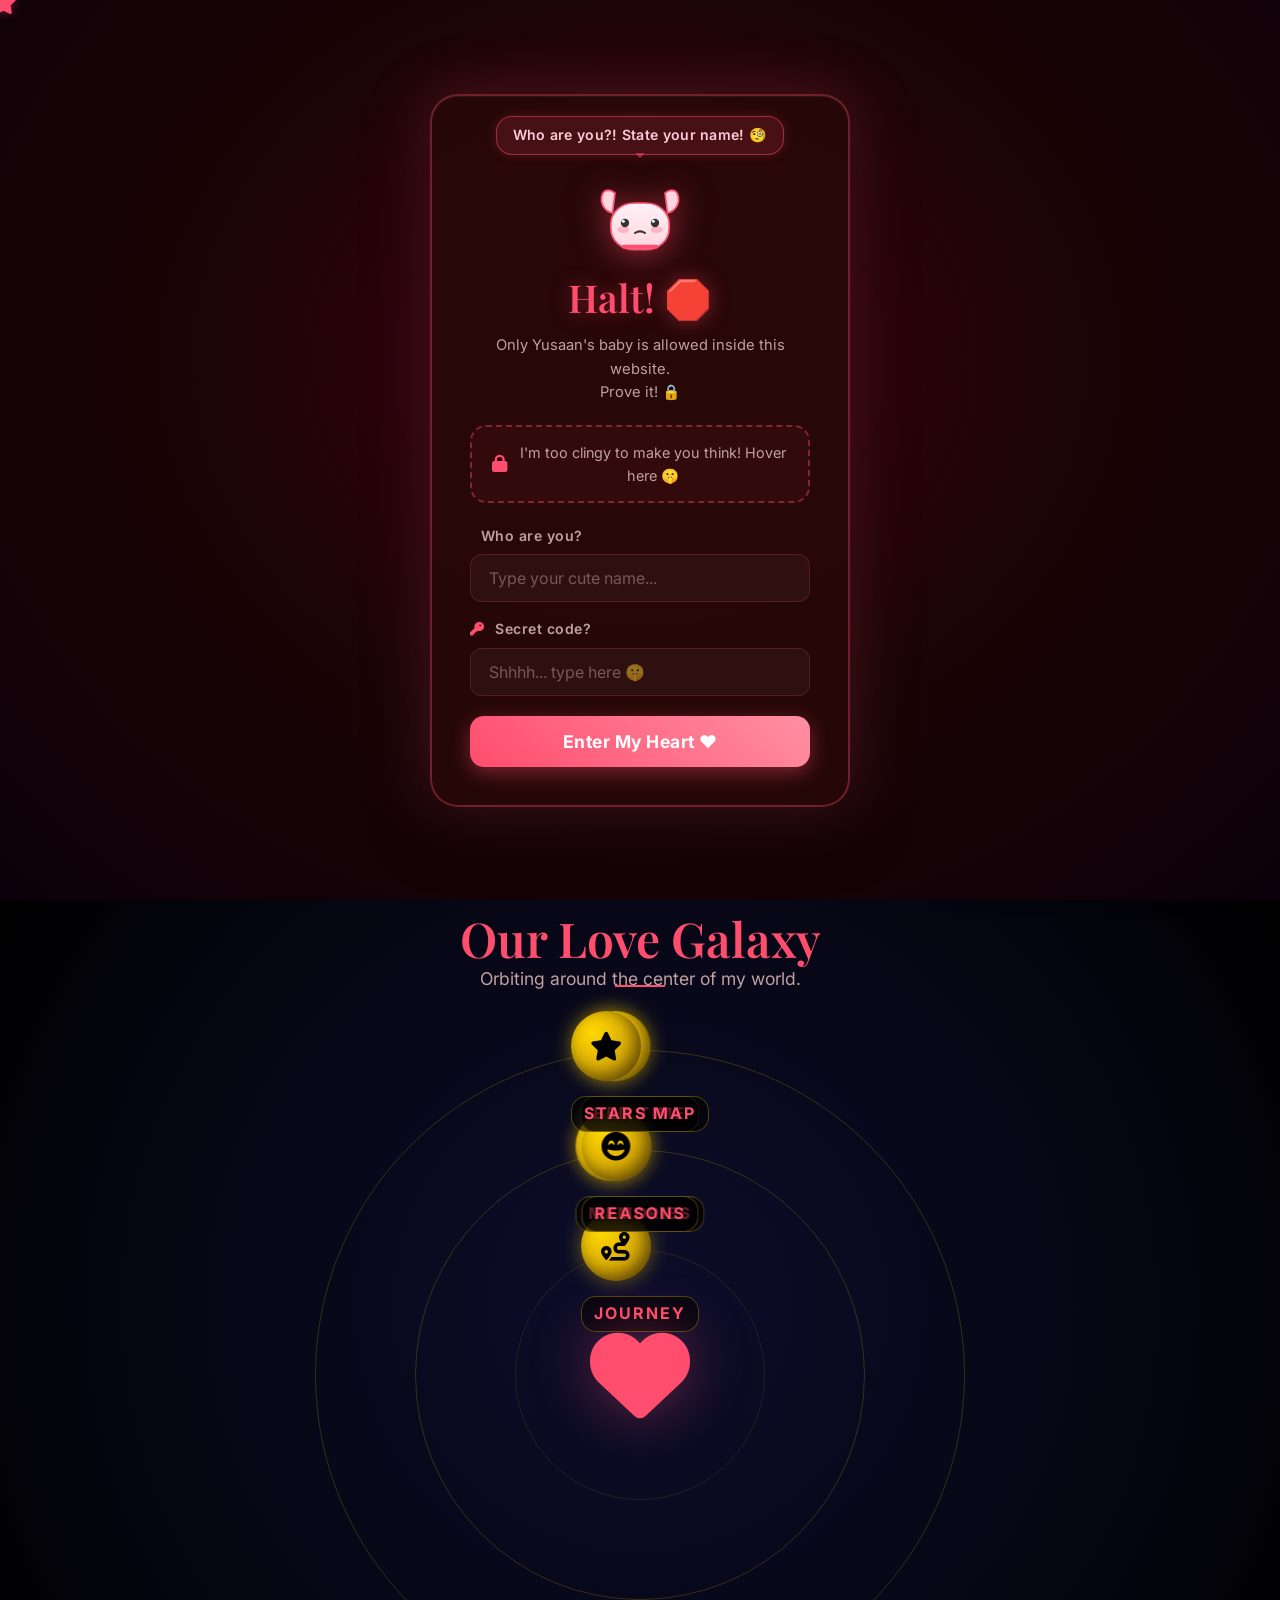
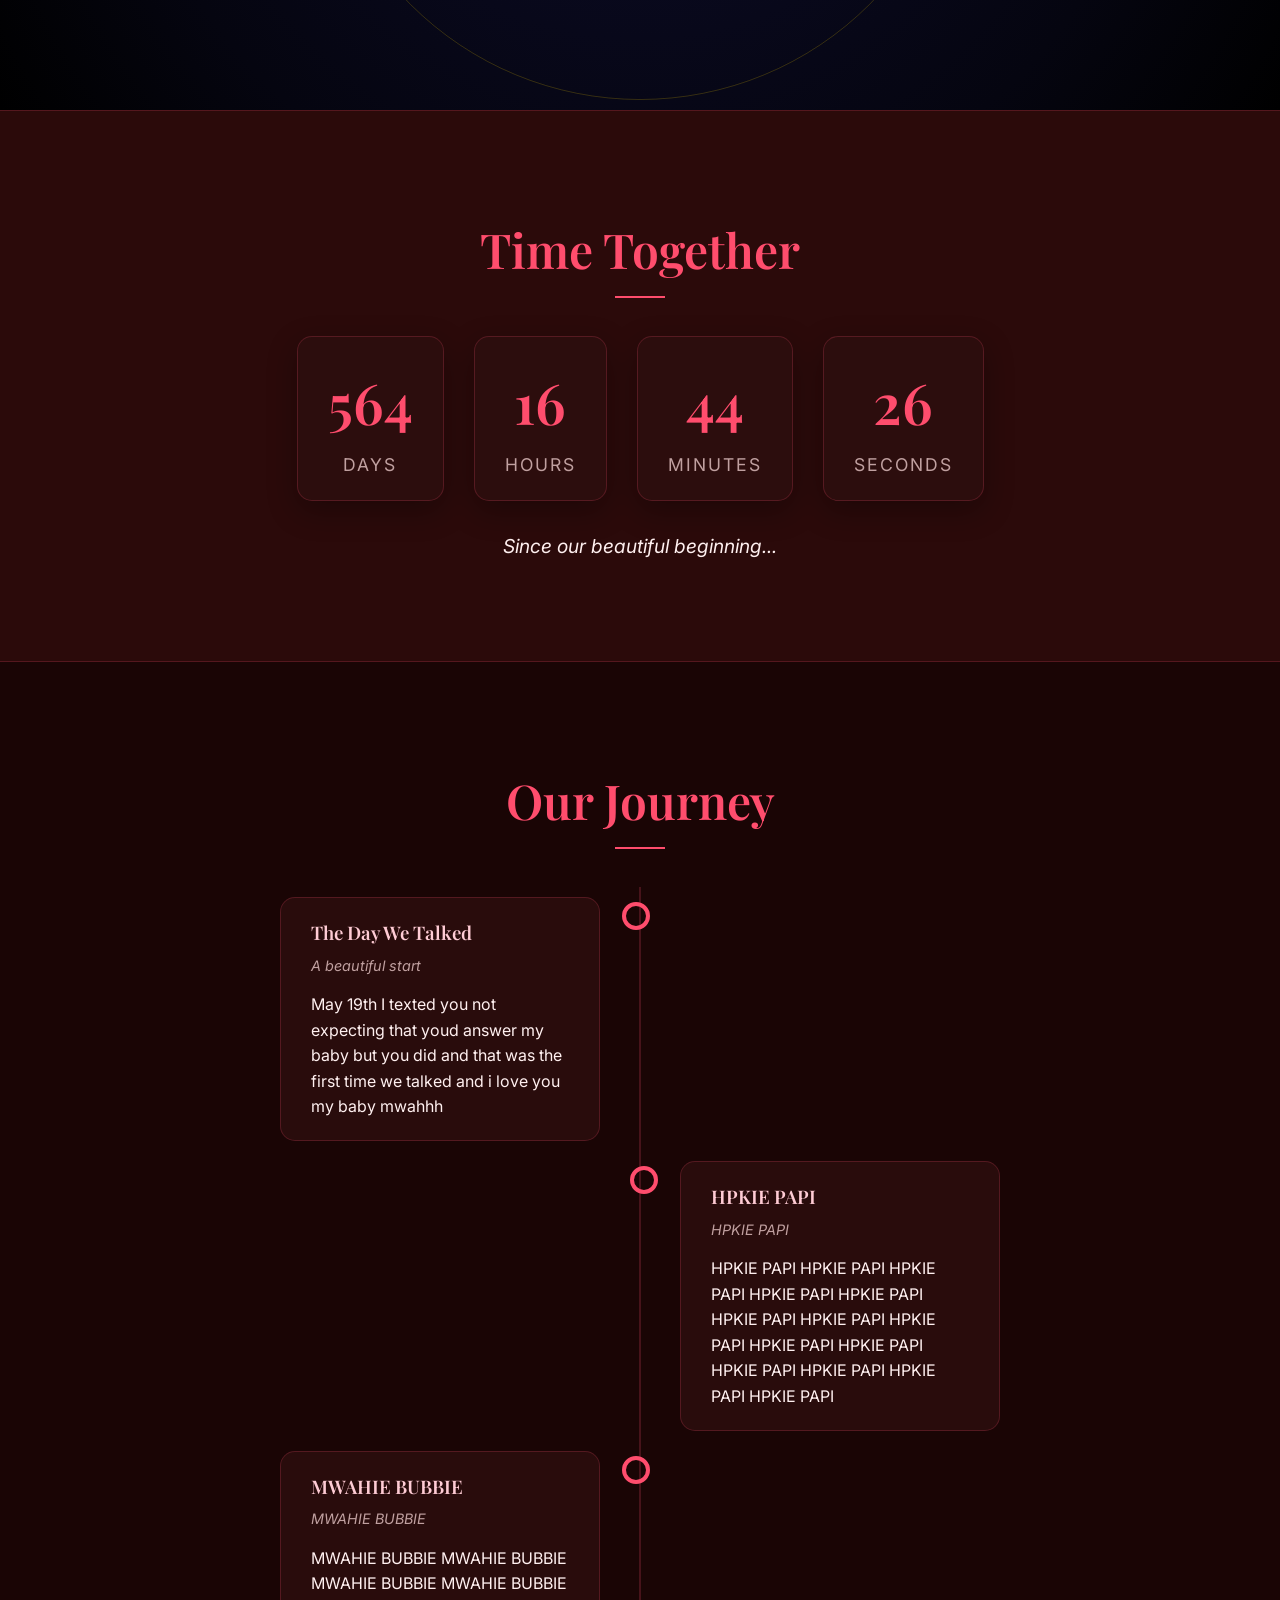
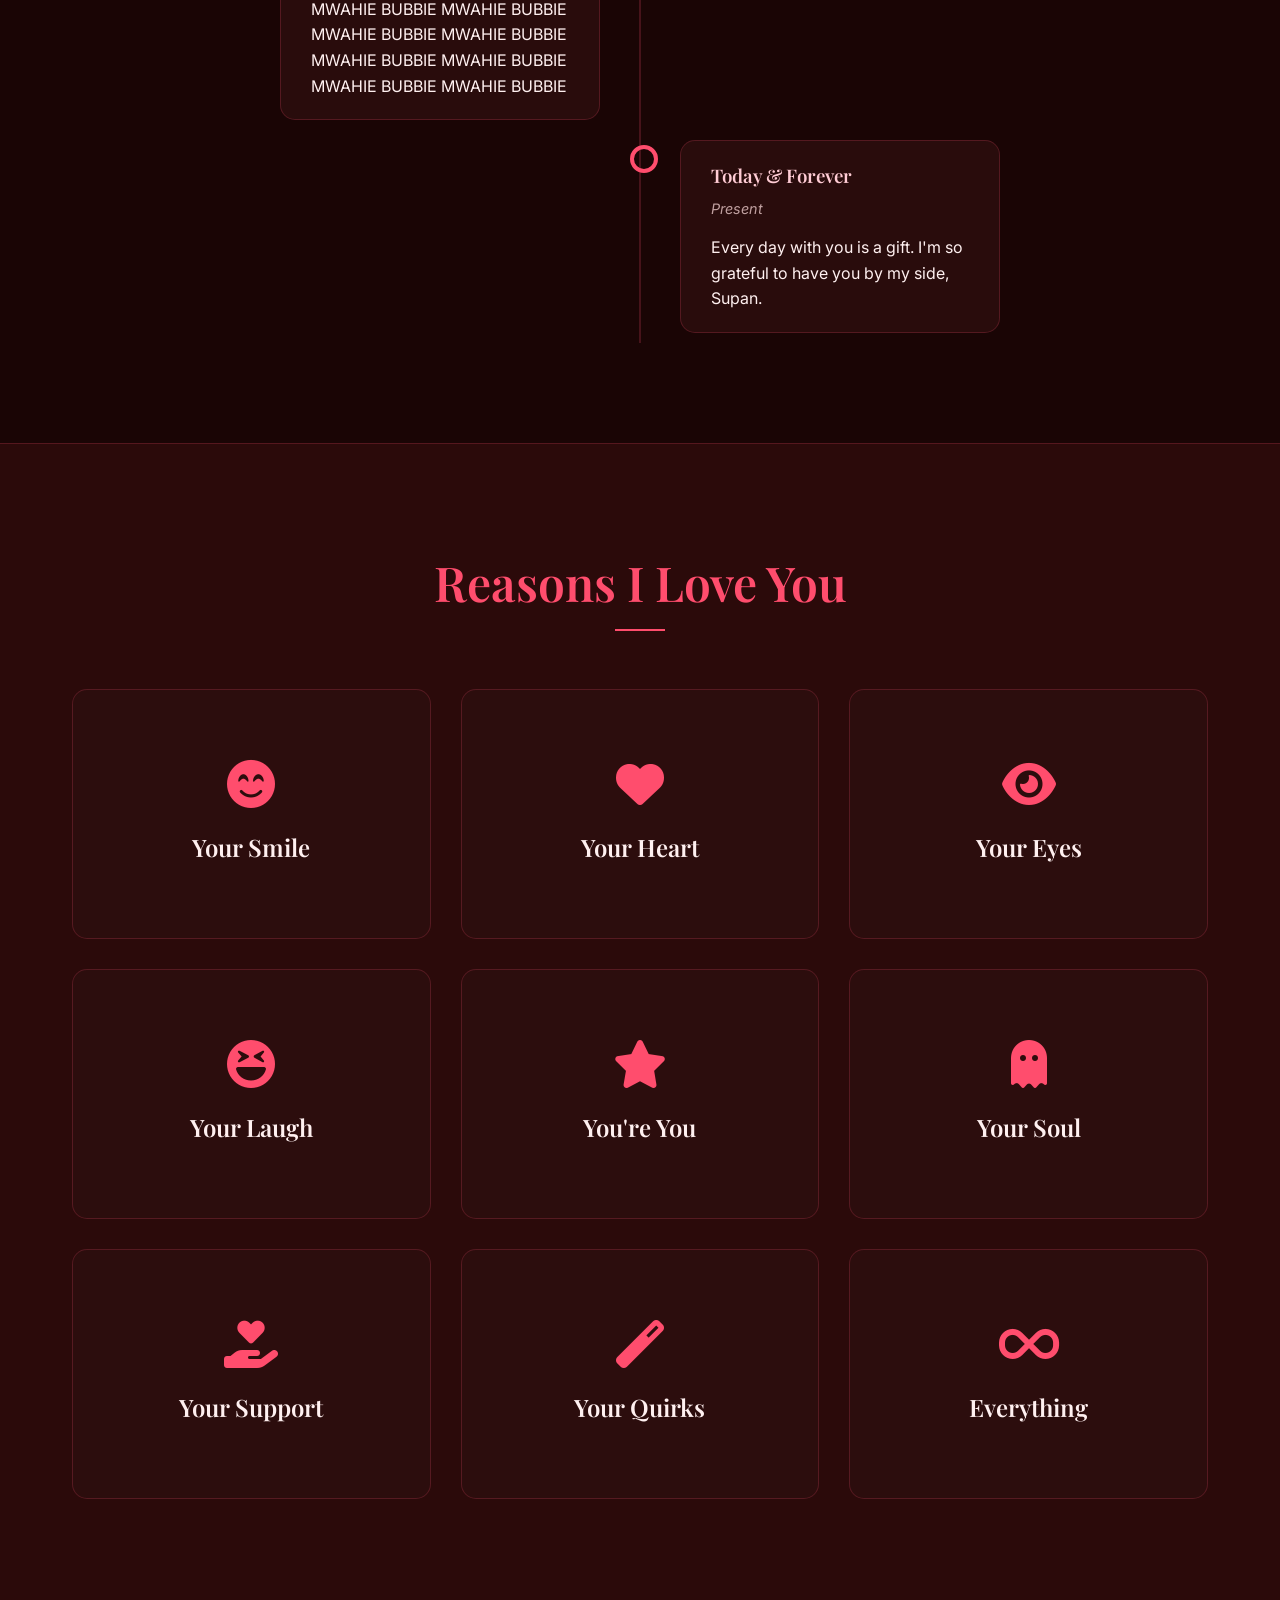
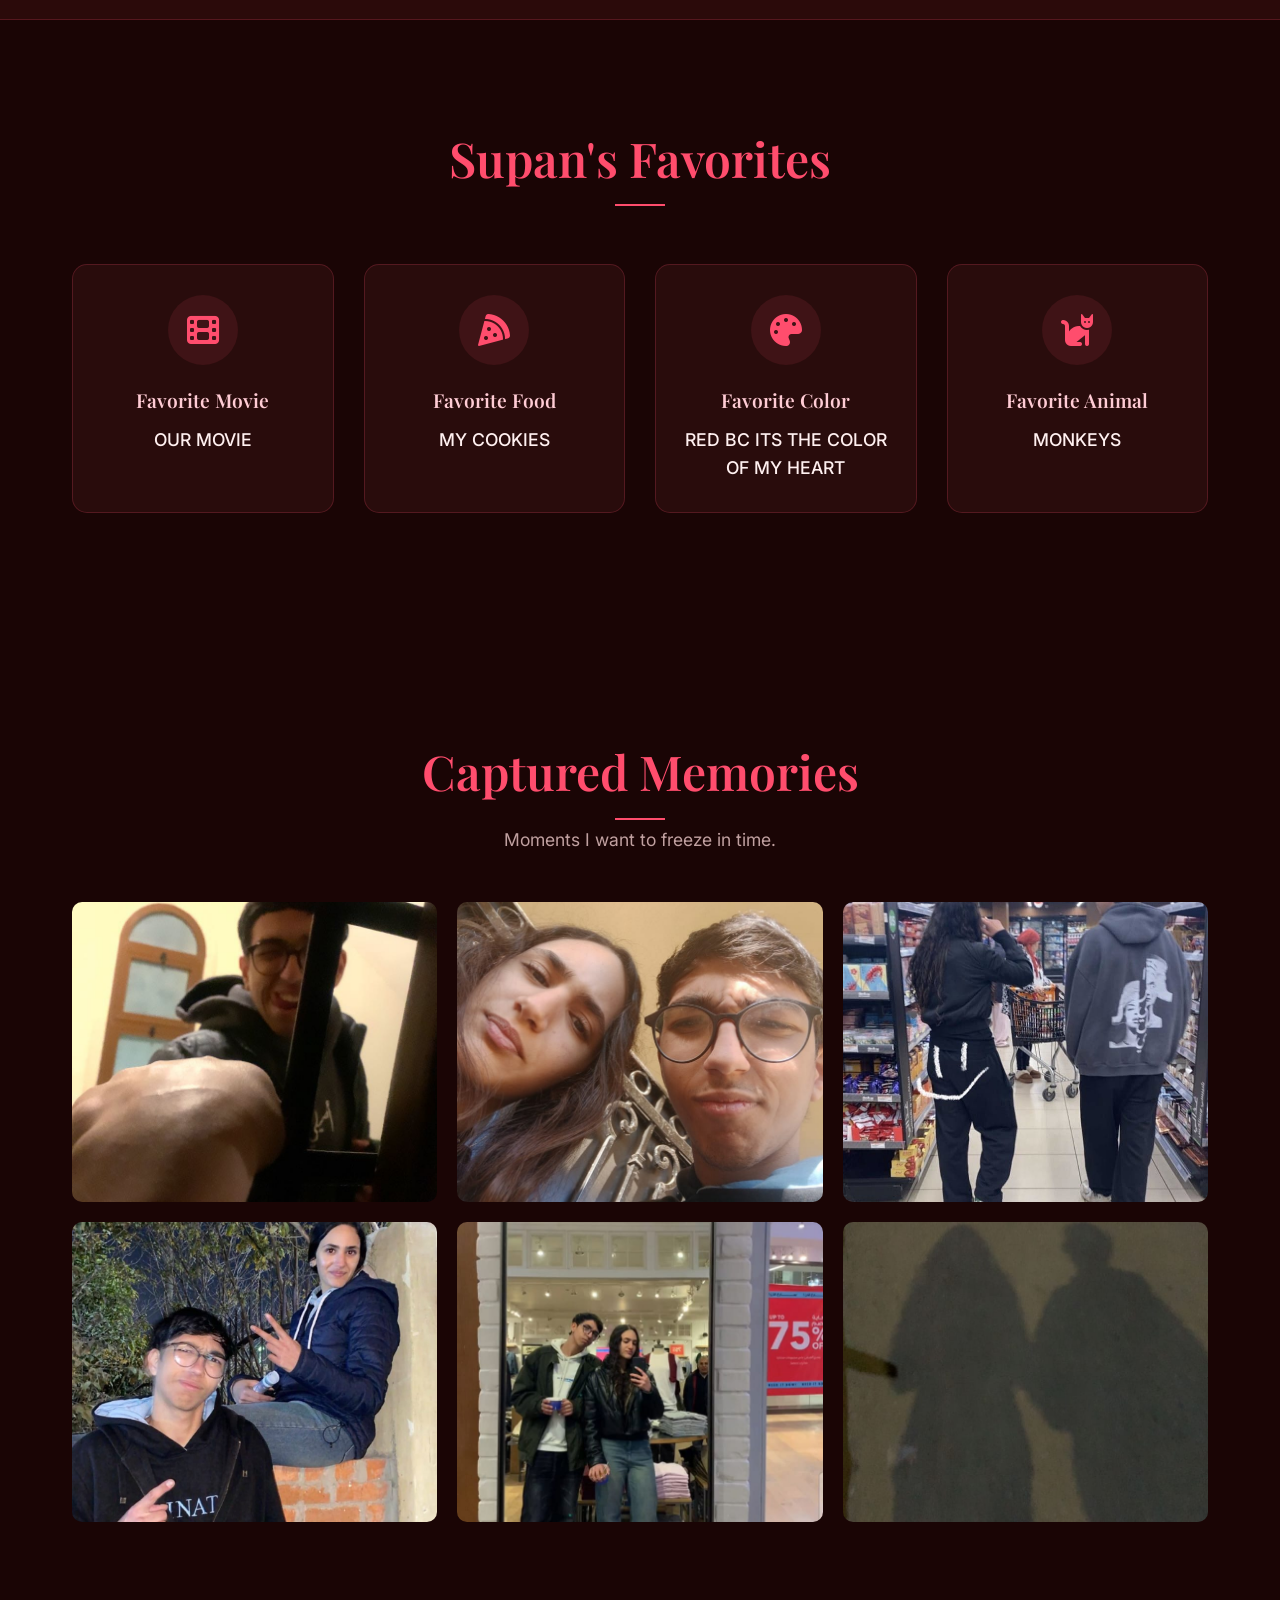
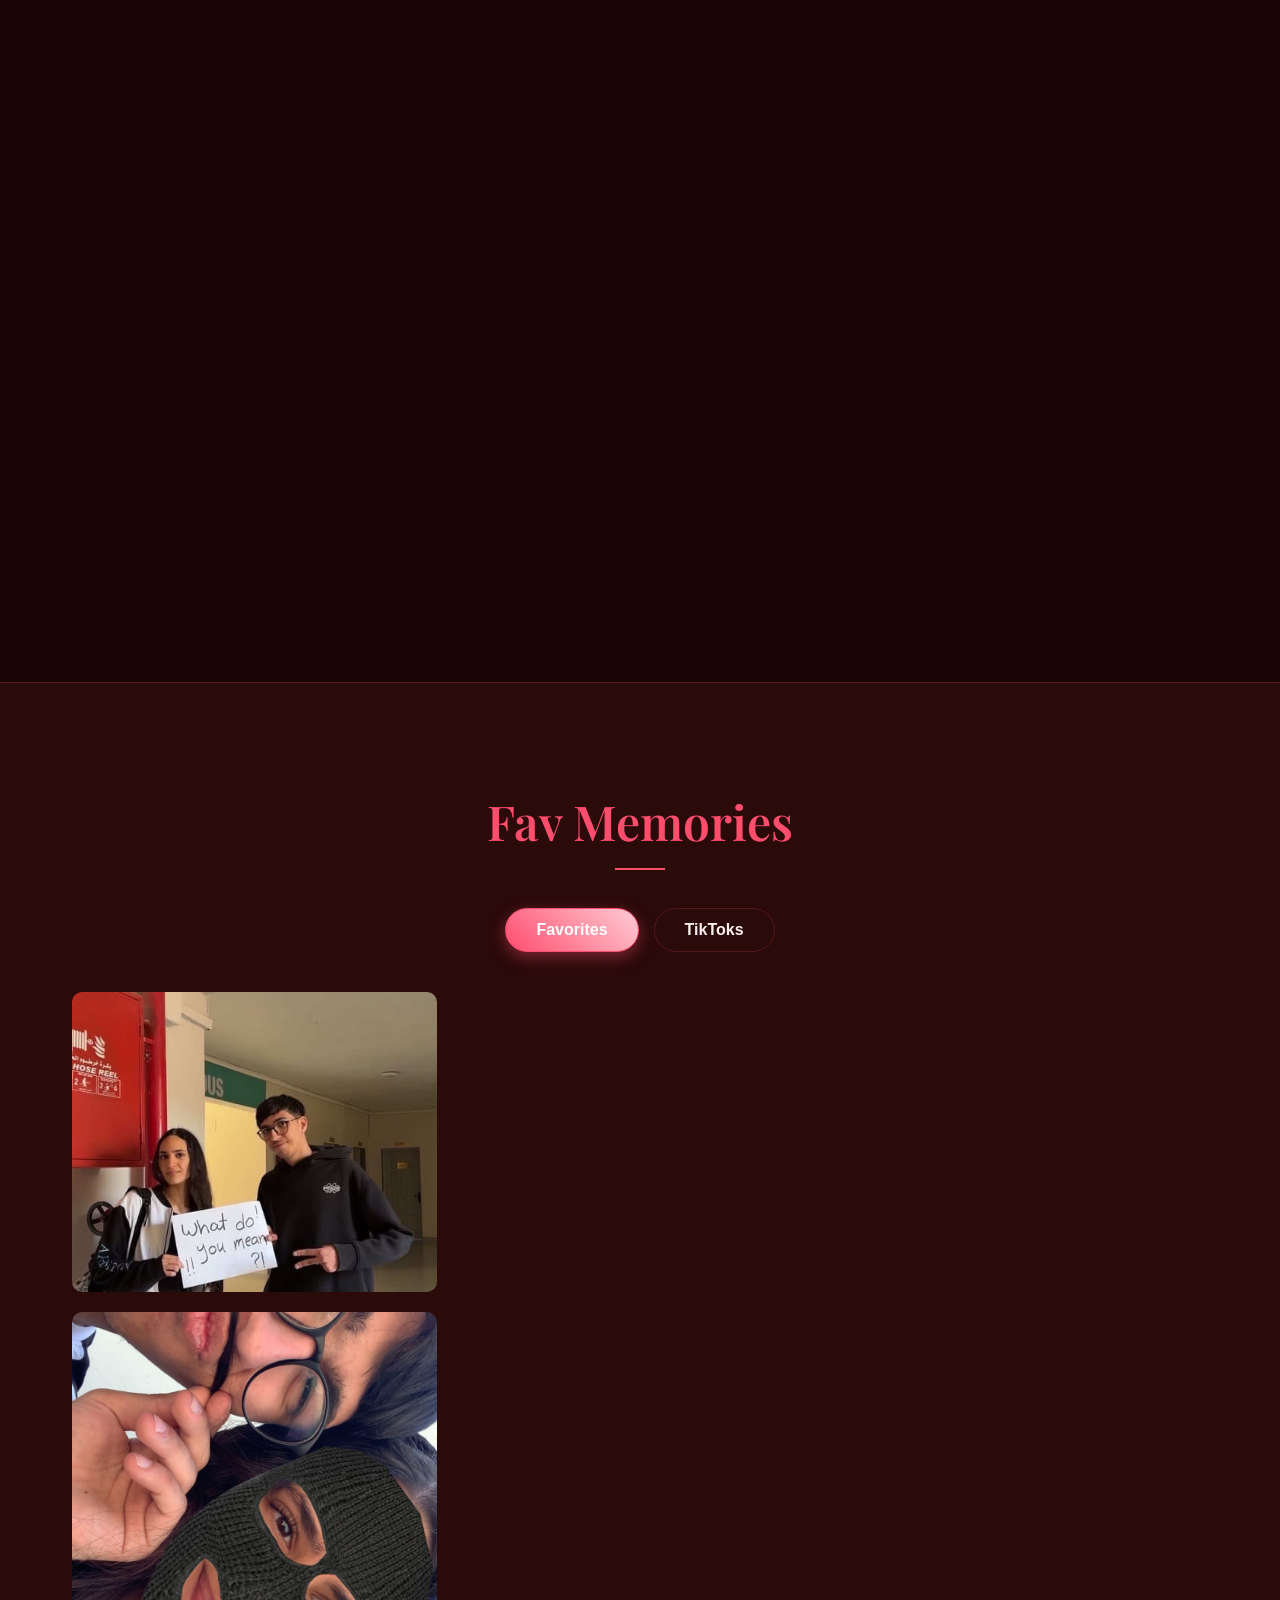
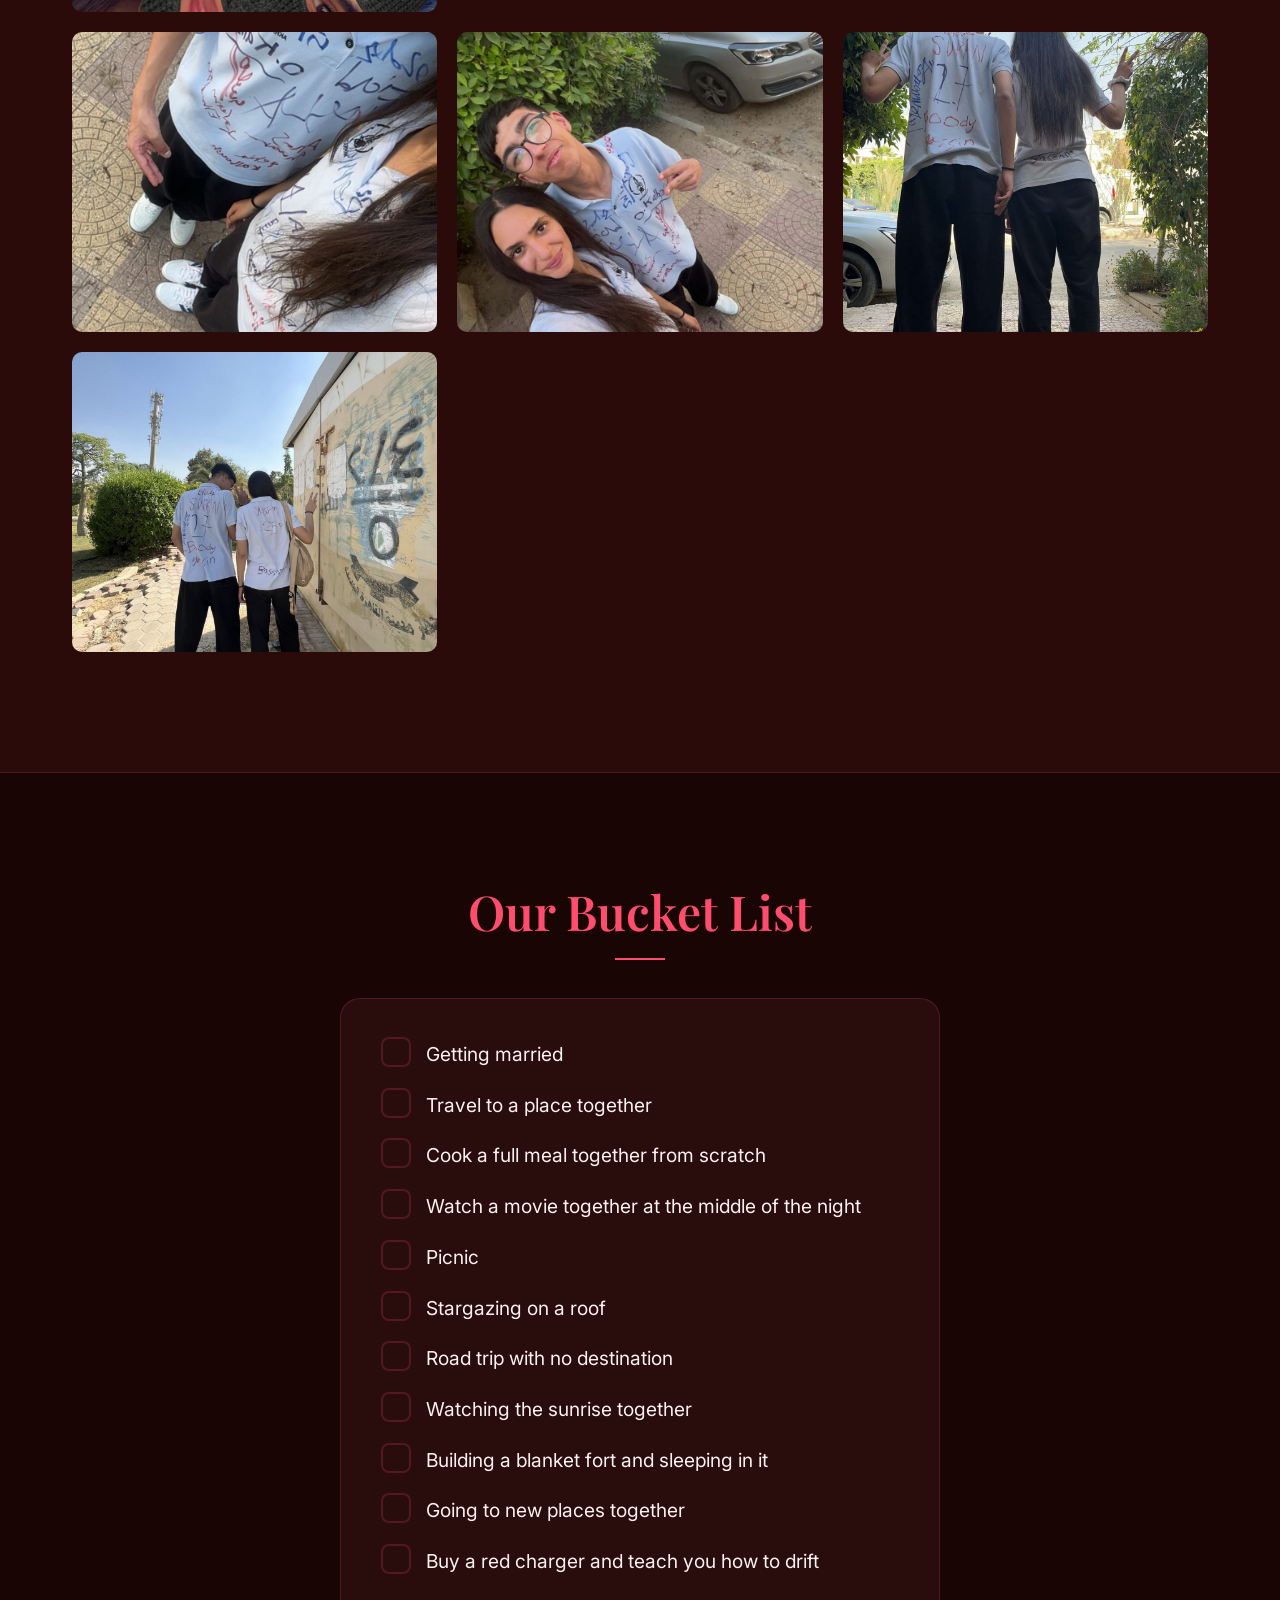
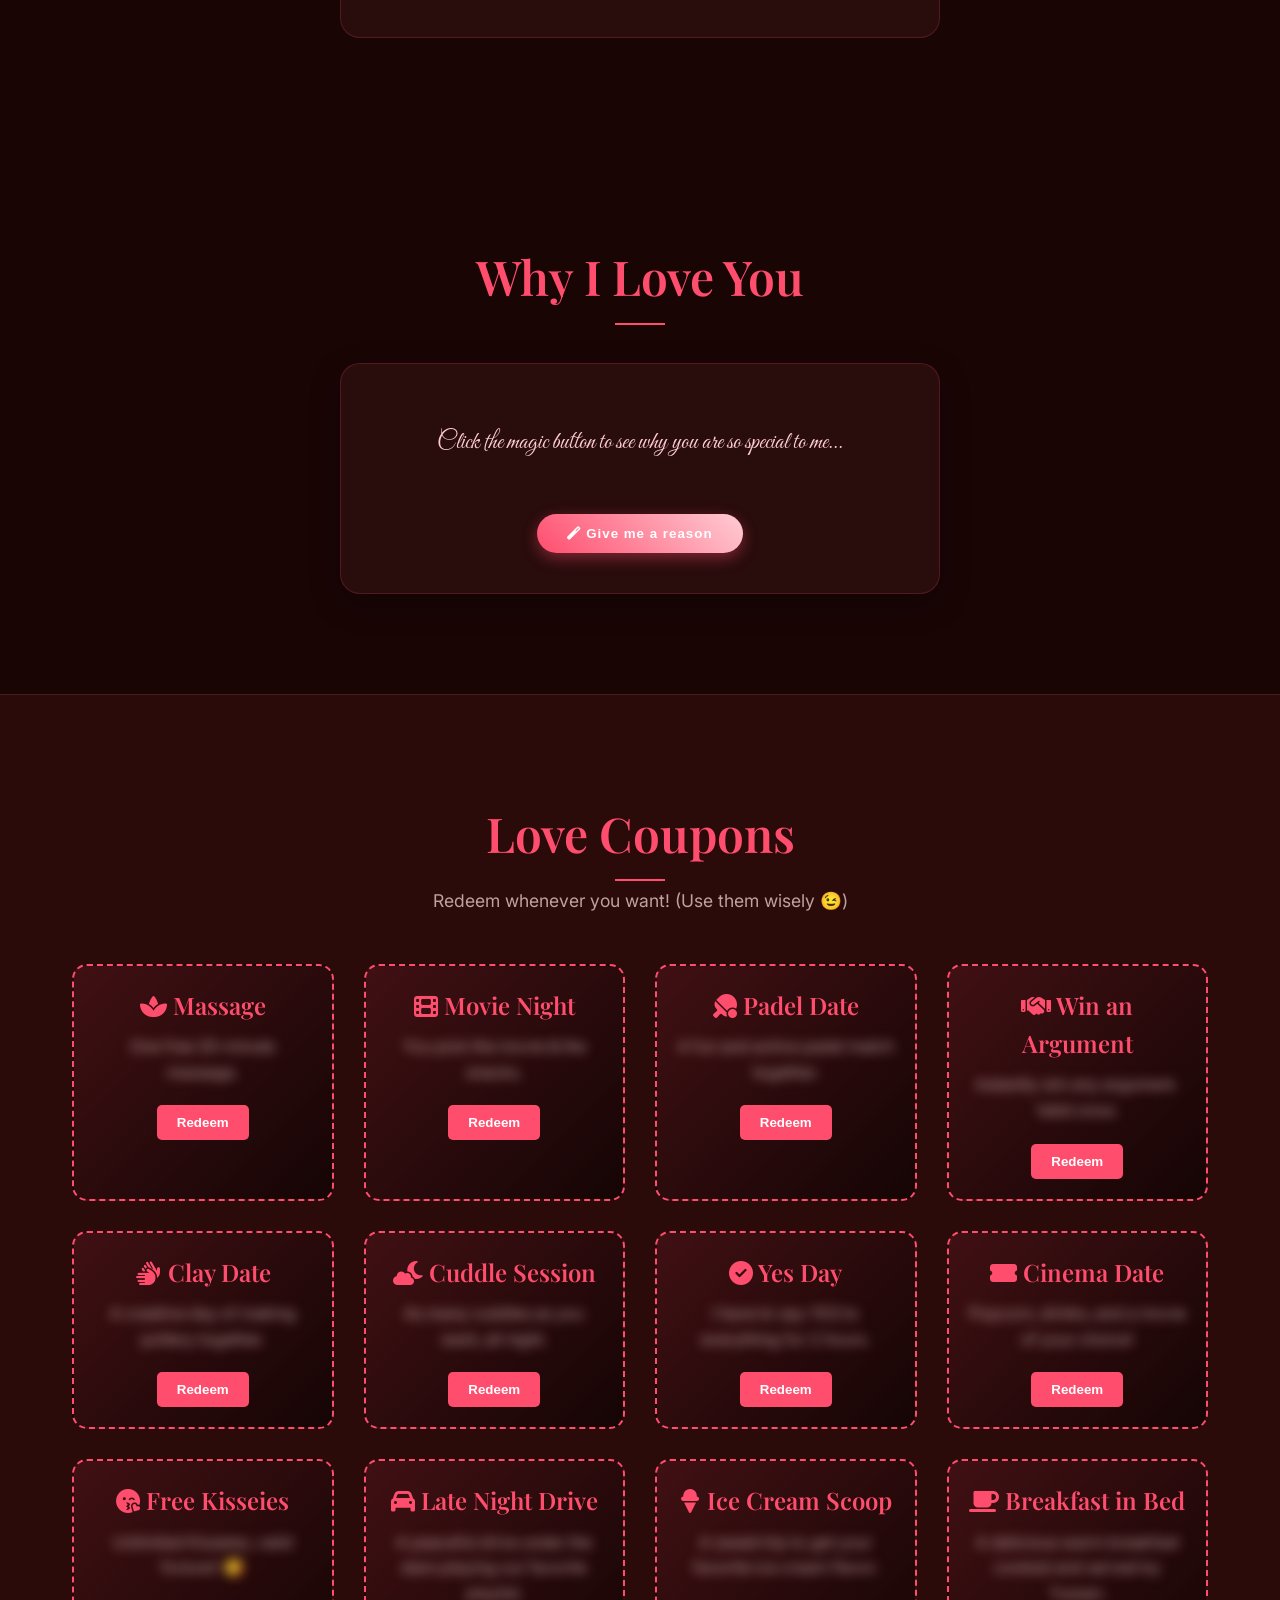
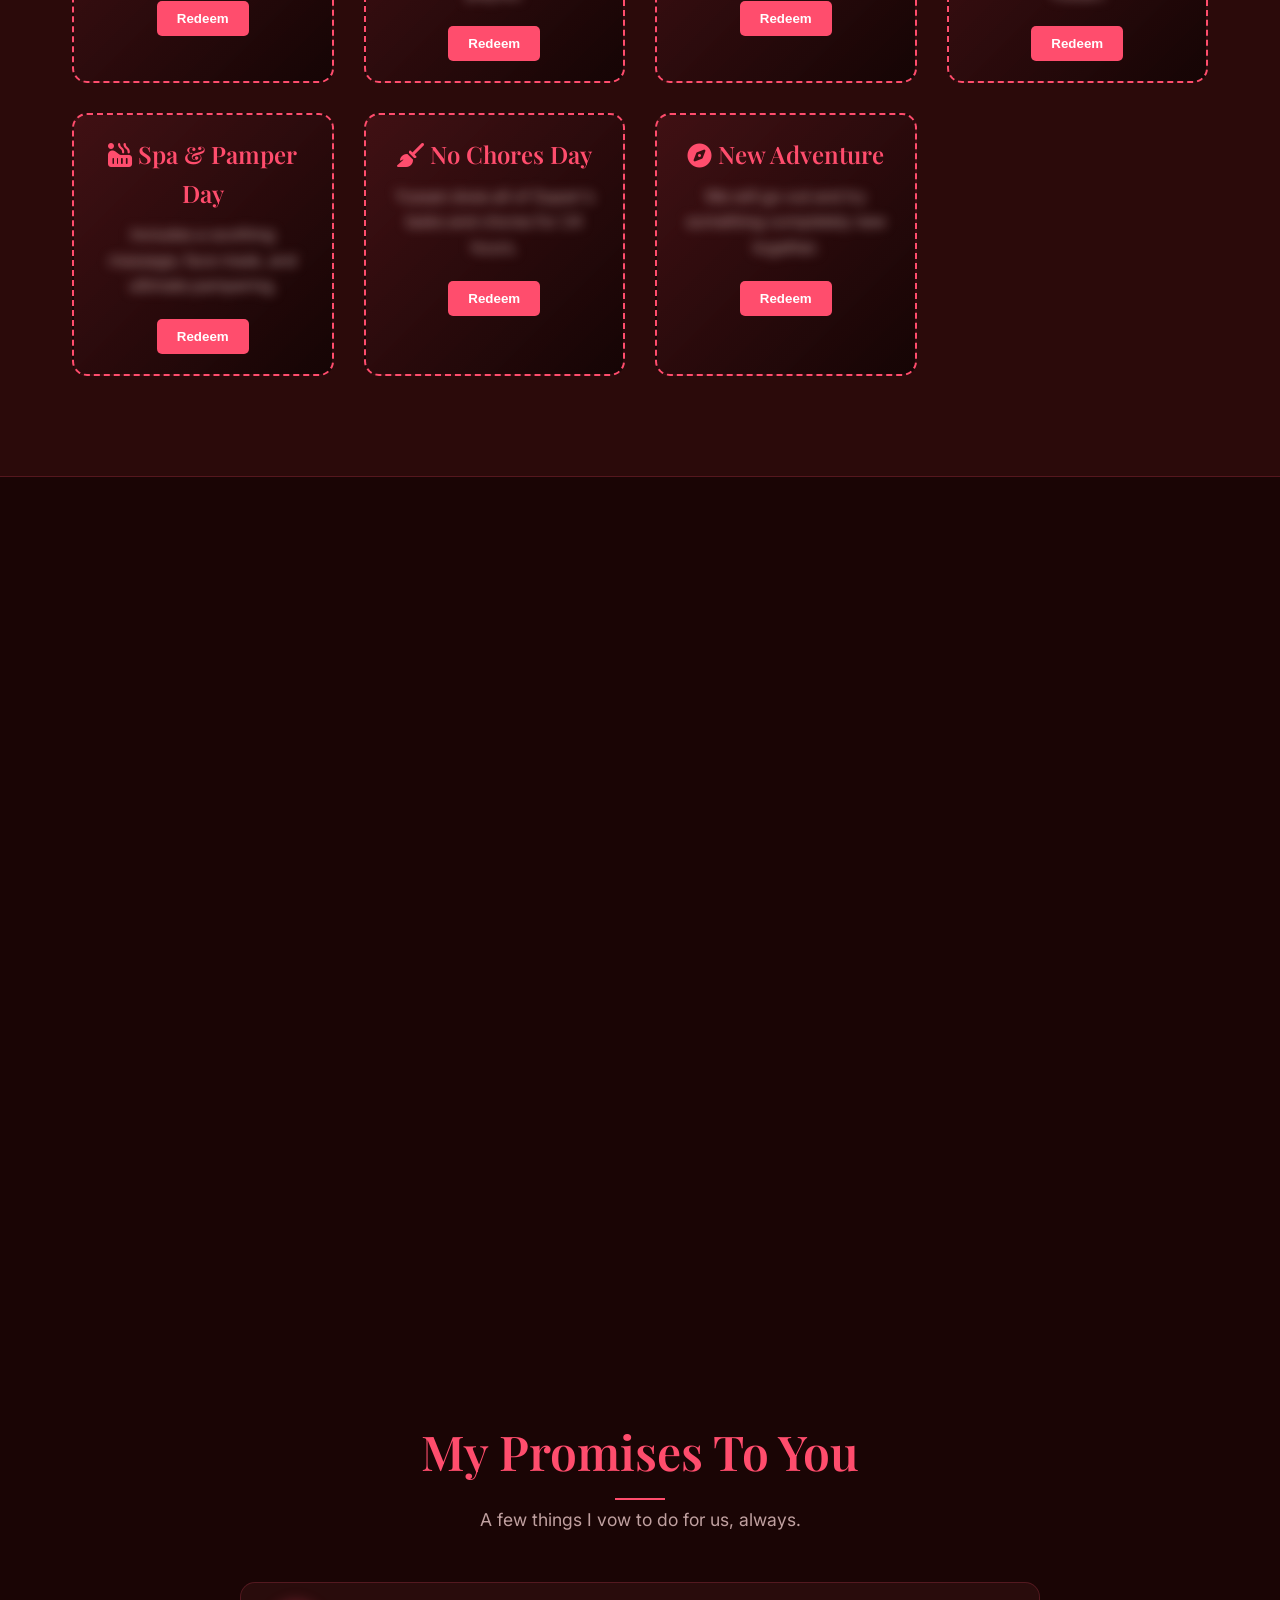
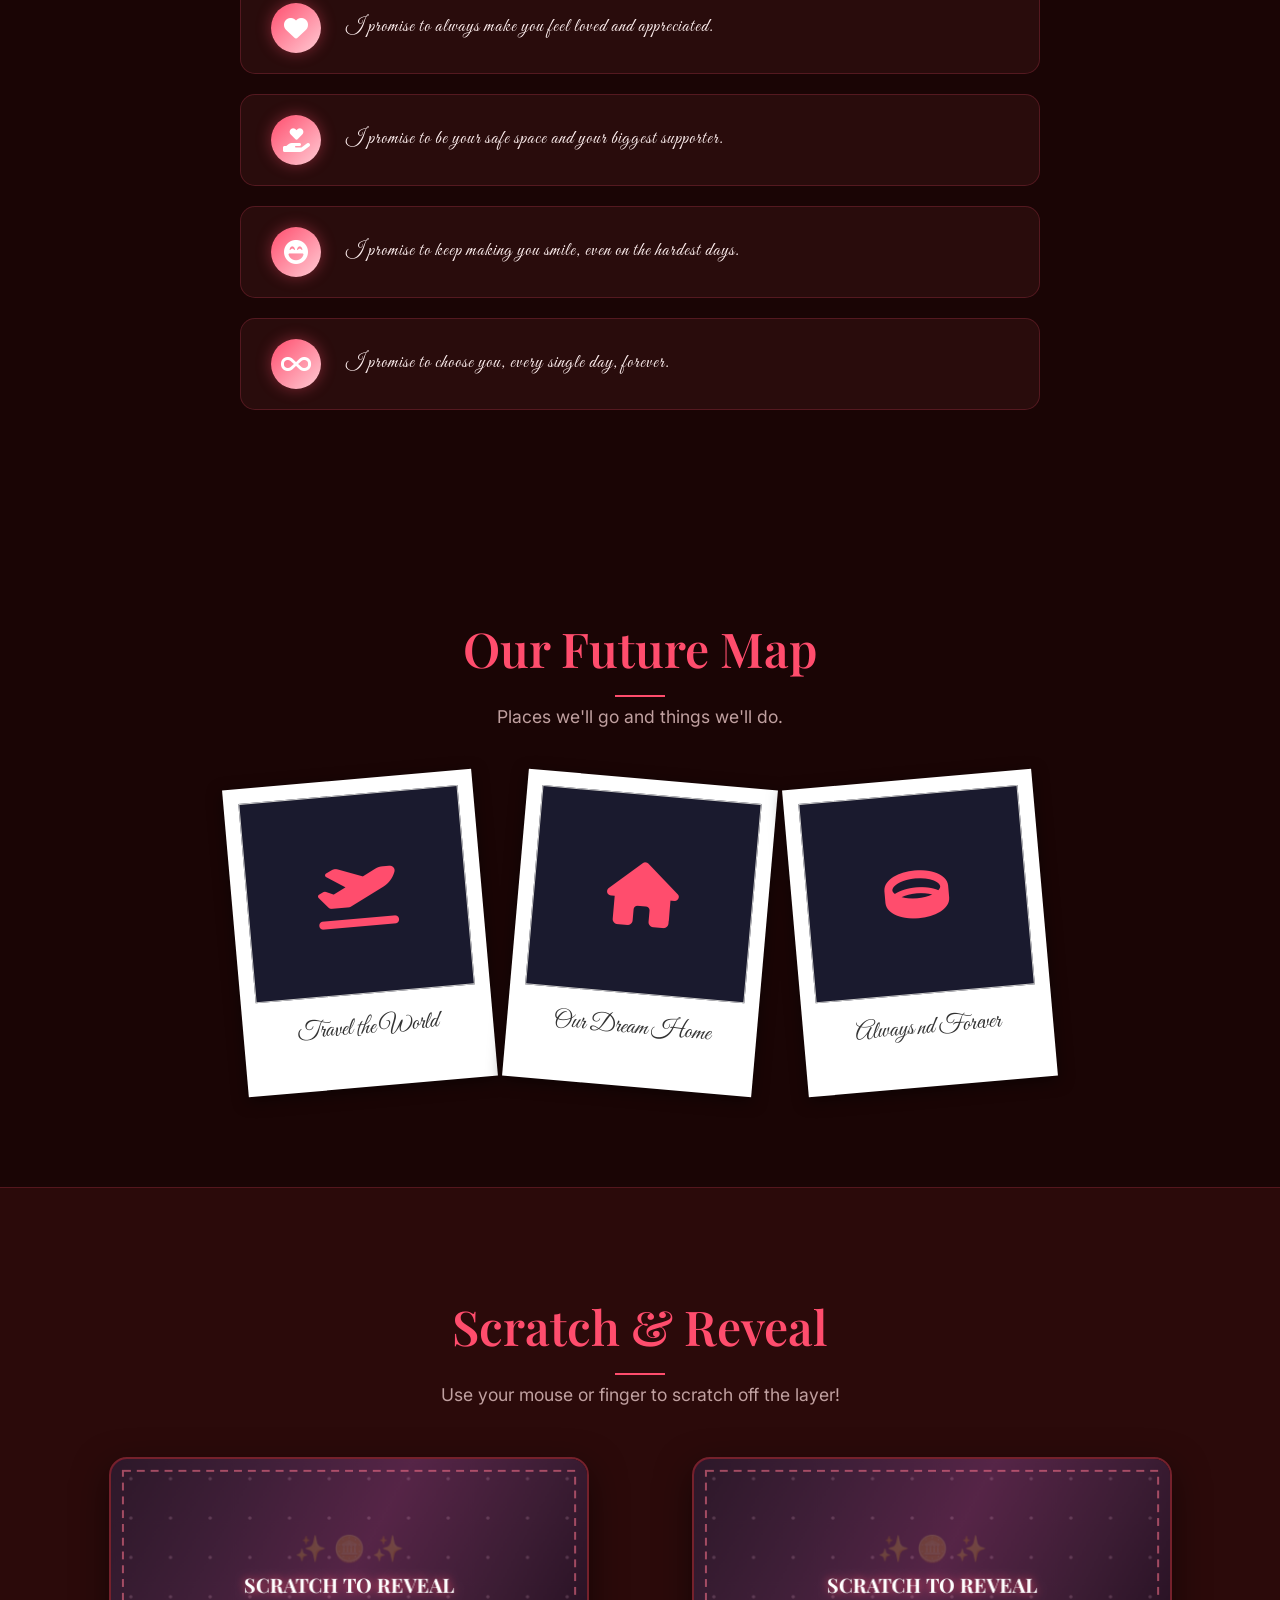
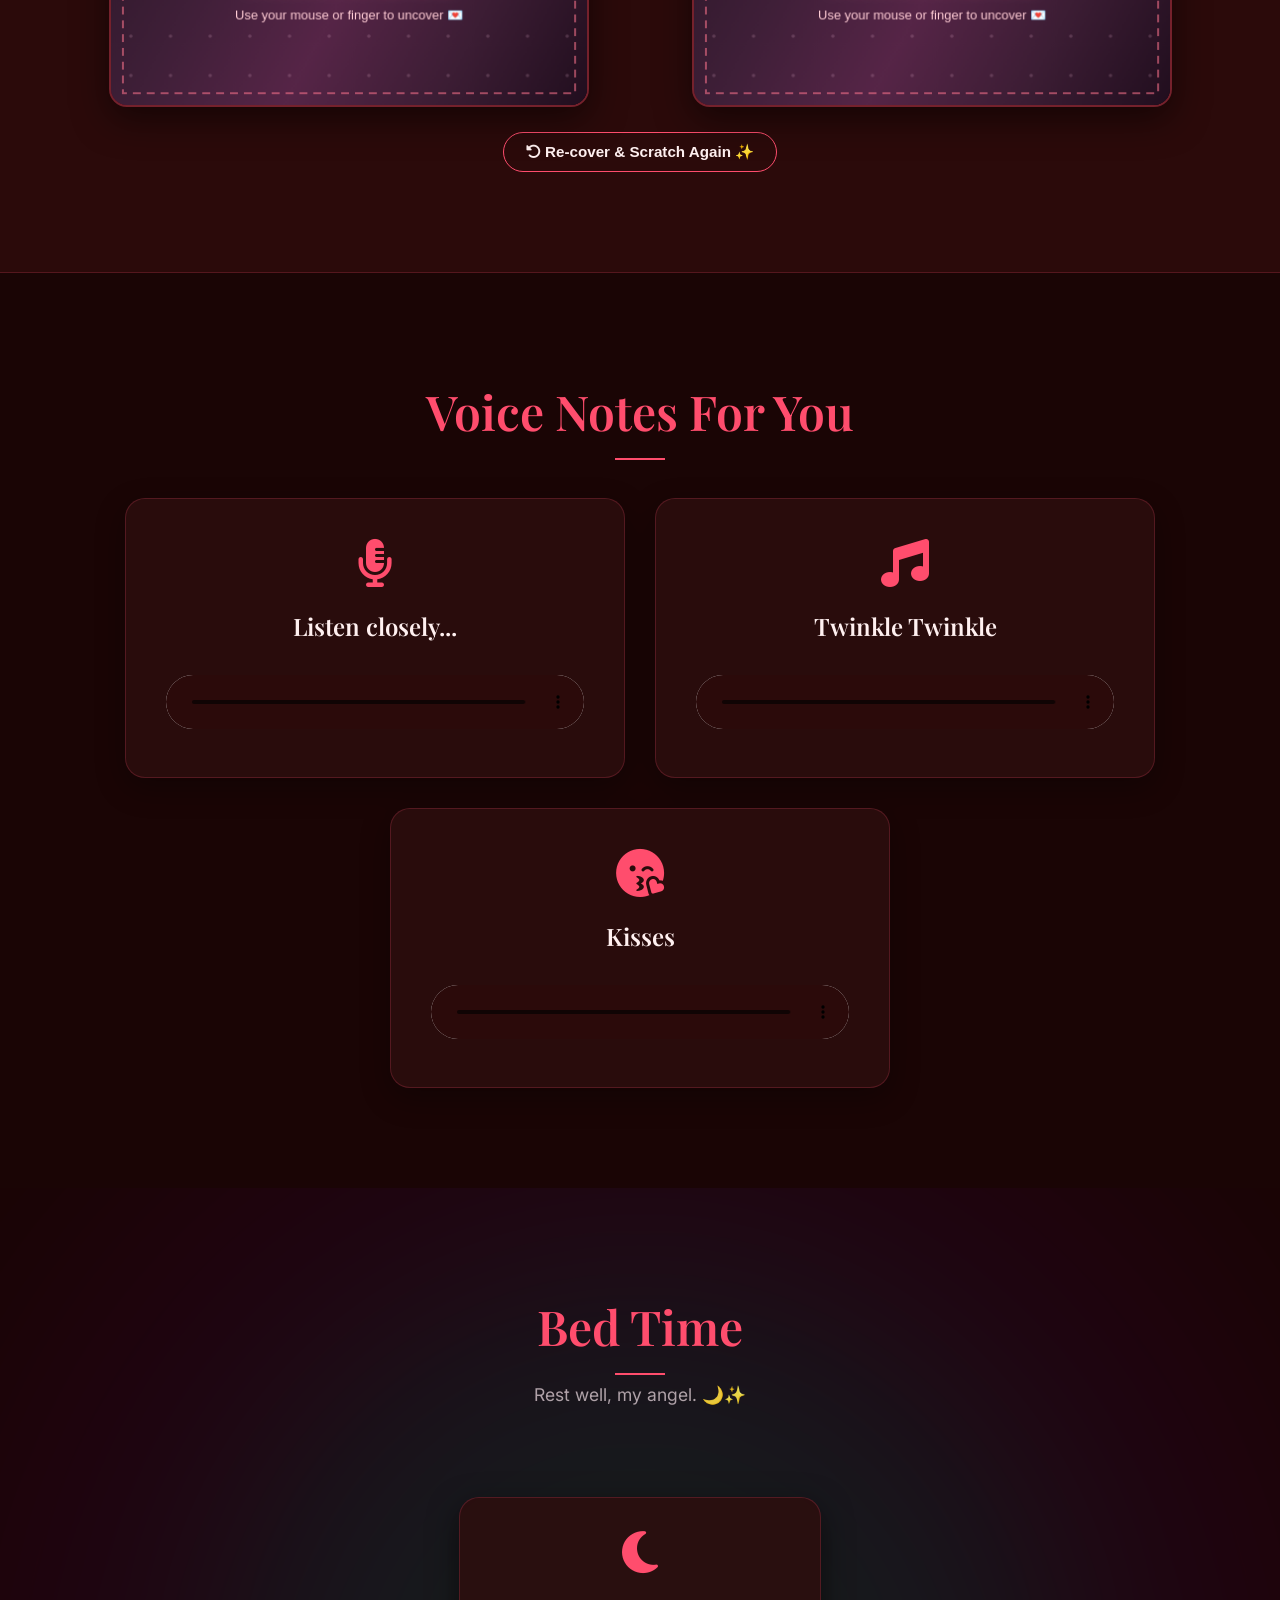
<file: index.html>
<!DOCTYPE html>
<html lang="en">
<head>
    <meta charset="UTF-8">
    <meta name="viewport" content="width=device-width, initial-scale=1.0">
    <title>Happy Birthday baby taaty ❤️</title>
    <!-- Google Fonts -->
    <link rel="preconnect" href="https://fonts.googleapis.com">
    <link rel="preconnect" href="https://fonts.gstatic.com" crossorigin>
    <link href="https://fonts.googleapis.com/css2?family=Great+Vibes&family=Inter:wght@300;400;600&family=Playfair+Display:ital,wght@0,400;0,600;1,400&display=swap" rel="stylesheet">
    <!-- Font Awesome -->
    <link rel="stylesheet" href="https://cdnjs.cloudflare.com/ajax/libs/font-awesome/6.4.0/css/all.min.css">
    <!-- Custom CSS -->
    <link rel="stylesheet" href="style.css">
</head>
<body>
    <!-- ===== LOGIN OVERLAY ===== -->
    <div id="login-overlay">
        <!-- Floating hearts background -->
        <div class="login-hearts-bg" id="login-hearts-bg"></div>

        <div id="login-card">
            <!-- Clingy pet sitting on top -->
            <div class="login-pet-wrapper">
                <div class="login-pet-speech" id="login-pet-speech">I won't let strangers in!! 😤</div>
                <svg class="login-pet-svg" id="login-pet-svg" viewBox="0 0 120 120">
                    <defs>
                        <linearGradient id="lpBodyGrad" x1="0%" y1="0%" x2="0%" y2="100%">
                            <stop offset="0%" stop-color="#fff0f5"/>
                            <stop offset="100%" stop-color="#ffd5e0"/>
                        </linearGradient>
                    </defs>
                    <!-- Ears -->
                    <path d="M 30 36 C 12 22, 6 55, 27 60 Z" fill="#ffd5e0" stroke="#ff4d6d" stroke-width="2"/>
                    <path d="M 90 36 C 108 22, 114 55, 93 60 Z" fill="#ffd5e0" stroke="#ff4d6d" stroke-width="2"/>
                    <!-- Body -->
                    <rect x="25" y="48" width="70" height="56" rx="28" ry="25" fill="url(#lpBodyGrad)" stroke="#ff4d6d" stroke-width="2"/>
                    <!-- Cheeks -->
                    <ellipse cx="40" cy="80" rx="7" ry="4" fill="#ff4d6d" opacity="0.3"/>
                    <ellipse cx="80" cy="80" rx="7" ry="4" fill="#ff4d6d" opacity="0.3"/>
                    <!-- Eyes (watchful!) -->
                    <g id="lp-eyes-normal">
                        <circle cx="42" cy="72" r="5" fill="#333"/>
                        <circle cx="40" cy="70" r="1.8" fill="#fff"/>
                        <circle cx="78" cy="72" r="5" fill="#333"/>
                        <circle cx="76" cy="70" r="1.8" fill="#fff"/>
                    </g>
                    <!-- Eyes happy (after login) -->
                    <g id="lp-eyes-happy" style="display:none;">
                        <path d="M 38 70 Q 42 63 46 70" fill="none" stroke="#333" stroke-width="3" stroke-linecap="round"/>
                        <path d="M 74 70 Q 78 63 82 70" fill="none" stroke="#333" stroke-width="3" stroke-linecap="round"/>
                    </g>
                    <!-- Mouth -->
                    <path id="lp-mouth-stern" d="M 54 84 Q 60 80 66 84" fill="none" stroke="#333" stroke-width="2.5" stroke-linecap="round"/>
                    <path id="lp-mouth-happy" d="M 54 82 Q 60 90 66 82" fill="none" stroke="#333" stroke-width="2.5" stroke-linecap="round" style="display:none;"/>
                    <!-- Collar -->
                    <rect x="38" y="98" width="44" height="5" rx="2.5" fill="#ff4d6d"/>
                </svg>
            </div>

            <div id="login-inputs-area">
                <!-- Card Title -->
                <div class="login-title-area">
                    <h1 class="login-title">Halt! 🛑</h1>
                    <p class="login-subtitle">Only Yusaan's baby is allowed inside this website.<br>Prove it! 🔒</p>
                </div>

                <!-- Hint Hover Box -->
                <div class="login-hint-box" id="login-hint-box" title="Hover here to cheat 😏">
                    <div class="hint-closed-state">
                        <i class="fas fa-lock"></i>
                        <span>I'm too clingy to make you think! Hover here 🤫</span>
                    </div>
                    <div class="hint-open-state">
                        <p class="hint-label">Username:</p>
                        <p class="hint-value" id="hint-user">BabySupan</p>
                        <p class="hint-label">Password:</p>
                        <p class="hint-value" id="hint-pass">Yusaan'sBaby17</p>
                        <button class="hint-fill-btn" id="hint-fill-btn"><i class="fas fa-magic"></i> Auto-fill for me!</button>
                    </div>
                </div>

                <!-- Login Form -->
                <form class="login-form" id="login-form">
                    <div class="login-field">
                        <label for="login-user"><i class="fas fa-user-heart"></i> Who are you?</label>
                        <input type="text" id="login-user" placeholder="Type your cute name..." autocomplete="off"/>
                    </div>
                    <div class="login-field">
                        <label for="login-pass"><i class="fas fa-key"></i> Secret code?</label>
                        <input type="password" id="login-pass" placeholder="Shhhh... type here 🤫"/>
                    </div>

                    <!-- Error message -->
                    <div class="login-error" id="login-error" style="display:none;">
                        🚨 IMPOSTER ALERT!! That's not my baby! 😡<br>
                        <small>Tell the real Supan to come back! 👀</small>
                    </div>

                    <button type="submit" class="login-submit-btn" id="login-submit-btn">
                        Enter My Heart ❤️
                    </button>
                </form>
            </div>

            <!-- Choice View (shown right after login) -->
            <div id="login-choice-view" style="display:none;">
                <div class="choice-title-area">
                    <h2 class="choice-title">Welcome My Baby! 💖</h2>
                    <p class="choice-subtitle">Where would you like to go today? ✨</p>
                </div>

                <div class="site-choices-grid">
                    <button type="button" class="site-choice-card" id="choice-baby-btn">
                        <div class="choice-icon-wrap baby-glow">
                            <i class="fas fa-heart"></i>
                        </div>
                        <div class="choice-info">
                            <span class="choice-name">Baby's Sitie 🧸</span>
                            <span class="choice-desc">Our universe of love, memories, coupons & bedtime stories ✨</span>
                        </div>
                        <div class="choice-badge">Enter ➔</div>
                    </button>

                    <button type="button" class="site-choice-card" id="choice-bday-btn">
                        <div class="choice-icon-wrap bday-glow">
                            <i class="fas fa-cake-candles"></i>
                        </div>
                        <div class="choice-info">
                            <span class="choice-name">Birthday Sitie 🎂</span>
                            <span class="choice-desc">Birthday party, candles, balloons, wishes & surprises! 🎉</span>
                        </div>
                        <div class="choice-badge">Celebrate ➔</div>
                    </button>
                </div>
            </div>
        </div>
    </div>
    <!-- ===== END LOGIN OVERLAY ===== -->

    <!-- Custom Cursor -->
    <div id="custom-cursor"><i class="fas fa-star"></i></div>

    <!-- Background Canvas for Stars & Atmospheric Particles -->
    <canvas id="heartCanvas"></canvas>
    <canvas id="atmosphereCanvas"></canvas>

    <!-- Navigation -->
    <nav id="navbar">
        <div class="nav-brand">S &amp; Y</div>
        <ul class="nav-links">
            <li><a href="#home">Home</a></li>
            <li><a href="#counter">Time</a></li>
            <li><a href="#timeline">Journey</a></li>
            <li><a href="#gallery">Memories</a></li>
            <li><a href="#generator">Reasons</a></li>
            <li><a href="#coupons">Coupons</a></li>
            <li><a href="#quiz">Trivia ❓</a></li>
            <li><a href="#promises">Promises</a></li>
            <li><a href="#future">Future</a></li>
            <li><a href="#voice-message">Voice Note</a></li>
            <li><a href="#bedtime">Bed Time</a></li>
            <li><a href="#constellations">Stars Map</a></li>
            <li><a href="#pet-section">Yassap 🐾</a></li>
            <li><a href="#kissie-arcade">Kissie Arcade 🕹️</a></li>
            <li><a href="#letter">A Note</a></li>
            <li><a href="birthday.html" class="nav-bday-btn"><i class="fas fa-cake-candles"></i> Birthday Sitie 🎂</a></li>
        </ul>
        <div class="mobile-menu"><i class="fas fa-bars"></i></div>
    </nav>

    <!-- Floating Music Player & Controls -->
    <div id="music-player" class="fade-in-up" style="animation-delay: 1s; display: flex; flex-direction: column; align-items: flex-end;">
        <div style="display: flex; gap: 8px; align-items: center; margin-bottom: 10px; flex-wrap: wrap; justify-content: flex-end;">
            <button id="atmosphere-toggle" class="btn-secondary" style="padding: 8px 14px; font-size: 0.85rem;" title="Change Falling Atmosphere">
                <span id="atmo-icon">🌸</span> <span id="atmo-label">Petals</span>
            </button>
            <button id="ui-sound-toggle" class="music-btn" title="Mute / Unmute Sound & Voice" style="width: 36px; height: 36px;"><i class="fas fa-volume-high"></i></button>
            <button id="night-light-toggle" class="btn-secondary" style="padding: 8px 14px; font-size: 0.85rem;"><i class="fas fa-moon"></i> Night Mode</button>
            <div class="music-controls">
                <button id="bg-music-toggle" class="music-btn" title="Toggle Background Music"><i class="fas fa-music"></i></button>
                <button id="prev-song" class="music-btn" title="Previous Song"><i class="fas fa-step-backward"></i></button>
                <button id="next-song" class="music-btn" title="Next Song"><i class="fas fa-step-forward"></i></button>
            </div>
        </div>
        <div class="custom-player-ui">
            <div class="song-info">
                <p id="song-title">Select a song</p>
                <p id="song-artist">Artist</p>
            </div>
            <div class="progress-container">
                <input type="range" id="progress-bar" value="0" step="0.1" min="0" max="100">
                <div class="time-info">
                    <span id="current-time">0:00</span>
                    <span id="total-duration">0:00</span>
                </div>
            </div>
            <div class="player-controls-main">
                <button id="play-pause-btn" class="main-play-btn"><i class="fas fa-play"></i></button>
                <div class="volume-control">
                    <i class="fas fa-volume-low"></i>
                    <input type="range" id="main-volume" value="70" min="0" max="100">
                </div>
            </div>
        </div>
        <audio id="main-audio"></audio>
    </div>

    <!-- Hero Section -->
    <section id="home" class="hero">
        <div class="hero-content fade-in-up">
            <h2 class="pre-title">To my beautiful</h2>
            <h1 class="main-title">Baby</h1>
            <p class="subtitle">Ba7bek ya hablola.</p>
            <a href="#galaxy" class="btn-primary">Explore Our Universe <i class="fas fa-rocket"></i></a>
        </div>
        <div class="scroll-indicator">
            <div class="mouse"></div>
        </div>
    </section>

    <!-- Our Love Galaxy Section -->
    <section id="galaxy" class="galaxy-section">
        <h2 class="section-title fade-in">Our Love Galaxy</h2>
        <p class="section-subtitle fade-in">Orbiting around the center of my world.</p>
        
        <div class="galaxy-container fade-in-up">
            <!-- Central Sun -->
            <div class="galaxy-center">
                <i class="fas fa-heart"></i>
            </div>
            
            <!-- Orbits and Planets -->
            <div class="orbit orbit-1">
                <a href="#timeline" class="planet-link">
                    <div class="planet"><i class="fas fa-route"></i></div>
                    <span class="planet-label">Journey</span>
                </a>
            </div>
            
            <div class="orbit orbit-2">
                <a href="#gallery" class="planet-link">
                    <div class="planet"><i class="fas fa-camera-retro"></i></div>
                    <span class="planet-label">Memories</span>
                </a>
            </div>

            <div class="orbit orbit-3">
                <a href="#generator" class="planet-link">
                    <div class="planet"><i class="fas fa-grin-beam"></i></div>
                    <span class="planet-label">Reasons</span>
                </a>
            </div>
            
            <div class="orbit orbit-4">
                <a href="#bedtime" class="planet-link">
                    <div class="planet"><i class="fas fa-bed"></i></div>
                    <span class="planet-label">Bed Time</span>
                </a>
            </div>

            <div class="orbit orbit-5">
                <a href="#constellations" class="planet-link">
                    <div class="planet"><i class="fas fa-star"></i></div>
                    <span class="planet-label">Stars Map</span>
                </a>
            </div>
        </div>
    </section>

    <!-- Time Together Counter Section -->
    <section id="counter" class="section alt-bg">
        <div class="container">
            <h2 class="section-title fade-in">Time Together</h2>
            <div class="counter-wrapper fade-in-up">
                <div class="time-box">
                    <span id="days">00</span>
                    <p>Days</p>
                </div>
                <div class="time-box">
                    <span id="hours">00</span>
                    <p>Hours</p>
                </div>
                <div class="time-box">
                    <span id="minutes">00</span>
                    <p>Minutes</p>
                </div>
                <div class="time-box">
                    <span id="seconds">00</span>
                    <p>Seconds</p>
                </div>
            </div>
            <p class="counter-note fade-in">Since our beautiful beginning...</p>
        </div>
    </section>

    <!-- Timeline Section -->
    <section id="timeline" class="section">
        <div class="container">
            <h2 class="section-title fade-in">Our Journey</h2>
            <div class="timeline">
                <div class="timeline-item left fade-in-left">
                    <div class="timeline-content">
                        <h3>The Day We Talked</h3>
                        <span class="date">A beautiful start</span>
                        <p>May 19th I texted you not expecting that youd answer my baby but you did and that was the first time we talked and i love you my baby mwahhh</p>
                    </div>
                </div>
                <div class="timeline-item right fade-in-right">
                    <div class="timeline-content">
                        <h3>HPKIE PAPI</h3>
                        <span class="date">HPKIE PAPI </span>
                        <p>HPKIE PAPI HPKIE PAPI HPKIE PAPI HPKIE PAPI HPKIE PAPI HPKIE PAPI HPKIE PAPI HPKIE PAPI HPKIE PAPI HPKIE PAPI HPKIE PAPI HPKIE PAPI HPKIE PAPI HPKIE PAPI </p>
                    </div>
                </div>
                <div class="timeline-item left fade-in-left">
                    <div class="timeline-content">
                        <h3>MWAHIE BUBBIE </h3>
                        <span class="date">MWAHIE BUBBIE </span>
                        <p>MWAHIE BUBBIE MWAHIE BUBBIE MWAHIE BUBBIE MWAHIE BUBBIE MWAHIE BUBBIE MWAHIE BUBBIE MWAHIE BUBBIE MWAHIE BUBBIE MWAHIE BUBBIE MWAHIE BUBBIE MWAHIE BUBBIE MWAHIE BUBBIE </p>
                    </div>
                </div>
                <div class="timeline-item right fade-in-right">
                    <div class="timeline-content">
                        <h3>Today & Forever</h3>
                        <span class="date">Present</span>
                        <p>Every day with you is a gift. I'm so grateful to have you by my side, Supan.</p>
                    </div>
                </div>
            </div>
        </div>
    </section>

    <!-- Reasons Why I Love You Section -->
    <section id="reasons" class="section alt-bg">
        <div class="container">
            <h2 class="section-title fade-in">Reasons I Love You</h2>
            <div class="reasons-grid">
                <!-- Card 1 -->
                <div class="reason-card fade-in-up">
                    <div class="card-inner">
                        <div class="card-front">
                            <i class="fas fa-smile-beam"></i>
                            <h3>Your Smile</h3>
                        </div>
                        <div class="card-back">
                            <p>It literally lights up my world. Whenever I see you smile, all my worries disappear.</p>
                        </div>
                    </div>
                </div>
                <!-- Card 2 -->
                <div class="reason-card fade-in-up" style="animation-delay: 0.1s;">
                    <div class="card-inner">
                        <div class="card-front">
                            <i class="fas fa-heart"></i>
                            <h3>Your Heart</h3>
                        </div>
                        <div class="card-back">
                            <p>You have the kindest, most pure heart. The way you care about others is truly inspiring.</p>
                        </div>
                    </div>
                </div>
                <!-- Card 3 -->
                <div class="reason-card fade-in-up" style="animation-delay: 0.2s;">
                    <div class="card-inner">
                        <div class="card-front">
                            <i class="fas fa-eye"></i>
                            <h3>Your Eyes</h3>
                        </div>
                        <div class="card-back">
                            <p>I could get lost in them forever. They hold so much warmth and love.</p>
                        </div>
                    </div>
                </div>
                <!-- Card 4 -->
                <div class="reason-card fade-in-up" style="animation-delay: 0.3s;">
                    <div class="card-inner">
                        <div class="card-front">
                            <i class="fas fa-laugh-squint"></i>
                            <h3>Your Laugh</h3>
                        </div>
                        <div class="card-back">
                            <p>It's my absolute favorite sound in the whole universe. It makes me instantly happy.</p>
                        </div>
                    </div>
                </div>
                <!-- Card 5 -->
                <div class="reason-card fade-in-up" style="animation-delay: 0.4s;">
                    <div class="card-inner">
                        <div class="card-front">
                            <i class="fas fa-star"></i>
                            <h3>You're You</h3>
                        </div>
                        <div class="card-back">
                            <p>I love everything about you. Your quirks, your personality, just simply you.</p>
                        </div>
                    </div>
                </div>
                <!-- Card 6 -->
                <div class="reason-card fade-in-up" style="animation-delay: 0.5s;">
                    <div class="card-inner">
                        <div class="card-front">
                            <i class="fas fa-ghost"></i>
                            <h3>Your Soul</h3>
                        </div>
                        <div class="card-back">
                            <p>You have the most beautiful, radiant soul I've ever known. It shines through everything you do.</p>
                        </div>
                    </div>
                </div>
                <!-- Card 7 -->
                <div class="reason-card fade-in-up" style="animation-delay: 0.6s;">
                    <div class="card-inner">
                        <div class="card-front">
                            <i class="fas fa-hand-holding-heart"></i>
                            <h3>Your Support</h3>
                        </div>
                        <div class="card-back">
                            <p>You are my biggest cheerleader and my rock. I feel like I can achieve anything with you by my side.</p>
                        </div>
                    </div>
                </div>
                <!-- Card 8 -->
                <div class="reason-card fade-in-up" style="animation-delay: 0.7s;">
                    <div class="card-inner">
                        <div class="card-front">
                            <i class="fas fa-magic"></i>
                            <h3>Your Quirks</h3>
                        </div>
                        <div class="card-back">
                            <p>From your silly faces to the way you talk—I love every single little quirk that makes you, you.</p>
                        </div>
                    </div>
                </div>
                <!-- Card 9 -->
                <div class="reason-card fade-in-up" style="animation-delay: 0.8s;">
                    <div class="card-inner">
                        <div class="card-front">
                            <i class="fas fa-infinity"></i>
                            <h3>Everything</h3>
                        </div>
                        <div class="card-back">
                            <p>There aren't enough cards to list all the reasons. I just love you infinitely and unconditionally.</p>
                        </div>
                    </div>
                </div>
            </div>
        </div>
    </section>

    <!-- Her Favorites Section -->
    <section id="favorites" class="section">
        <div class="container">
            <h2 class="section-title fade-in">Supan's Favorites</h2>
            <div class="favorites-grid">
                <div class="fav-item fade-in-up">
                    <div class="fav-icon"><i class="fas fa-film"></i></div>
                    <h3>Favorite Movie</h3>
                    <p>OUR MOVIE</p>
                </div>
                <div class="fav-item fade-in-up" style="animation-delay: 0.1s;">
                    <div class="fav-icon"><i class="fas fa-pizza-slice"></i></div>
                    <h3>Favorite Food</h3>
                    <p>MY COOKIES</p>
                </div>
                <div class="fav-item fade-in-up" style="animation-delay: 0.2s;">
                    <div class="fav-icon"><i class="fas fa-palette"></i></div>
                    <h3>Favorite Color</h3>
                    <p>RED BC ITS THE COLOR OF MY HEART</p>
                </div>
                <div class="fav-item fade-in-up" style="animation-delay: 0.3s;">
                    <div class="fav-icon"><i class="fas fa-cat"></i></div>
                    <h3>Favorite Animal</h3>
                    <p>MONKEYS</p>
                </div>
            </div>
        </div>
    </section>

    <!-- Gallery Section -->
    <section id="gallery" class="section">
        <div class="container">
            <h2 class="section-title fade-in">Captured Memories</h2>
            <p class="section-subtitle fade-in">Moments I want to freeze in time.</p>
            <div class="gallery-grid">
                <!-- Using local images from the imgs folder -->
                <div class="gallery-item fade-in-up"><img src="imgs/1.png" alt="Memory 1"></div>
                <div class="gallery-item fade-in-up" style="animation-delay: 0.1s;"><img src="imgs/2.png" alt="Memory 2"></div>
                <div class="gallery-item fade-in-up" style="animation-delay: 0.2s;"><img src="imgs/WhatsApp Image 2026-02-10 at 12.22.04 AM.png" alt="Memory 3"></div>
                <div class="gallery-item fade-in-up" style="animation-delay: 0.3s;"><img src="imgs/WhatsApp Image 2026-02-10 at 12.21.40 AM.png" alt="Memory 4"></div>
                <div class="gallery-item fade-in-up" style="animation-delay: 0.4s;"><img src="imgs/5.png" alt="Memory 5"></div>
                <div class="gallery-item fade-in-up" style="animation-delay: 0.5s;"><img src="imgs/6.png" alt="Memory 6"></div>
                <div class="gallery-item fade-in-up" style="animation-delay: 0.6s;"><img src="imgs/Pic1.png" alt="Pic 1"></div>
                <div class="gallery-item fade-in-up" style="animation-delay: 0.7s;"><img src="imgs/Pic2.jpeg" alt="Pic 2"></div>
                <div class="gallery-item fade-in-up" style="animation-delay: 0.8s;"><img src="imgs/Pic3.jpeg" alt="Pic 3"></div>
                <div class="gallery-item fade-in-up" style="animation-delay: 0.9s;"><img src="imgs/Pic4.jpeg" alt="Pic 4"></div>
            </div>
        </div>
    </section>

    <!-- Fav Memories Section -->
    <section id="fav-memories" class="section alt-bg">
        <div class="container">
            <h2 class="section-title fade-in">Fav Memories</h2>
            
            <!-- Gallery Tabs -->
            <div class="gallery-tabs fade-in-up">
                <button class="tab-btn active" data-tab="fav-all">Favorites</button>
                <button class="tab-btn" data-tab="fav-tiktoks">TikToks</button>
            </div>

            <!-- Favorites Tab Content -->
            <div id="fav-all" class="tab-content active-content gallery-grid">
                <!-- Fav image -->
                <div class="gallery-item fade-in-up">
                    <img src="imgs/Fav.jpeg" alt="Fav Picture">
                </div>
                <!-- Videos -->
                <div class="gallery-item fade-in-up" style="animation-delay: 0.1s;">
                    <video src="imgs/Vids/WhatsApp Video 2026-05-05 at 3.22.56 PM.mp4" muted loop playsinline></video>
                </div>
                <div class="gallery-item fade-in-up" style="animation-delay: 0.2s;">
                    <video src="imgs/Vids/WhatsApp Video 2026-05-05 at 3.25.33 PM.mp4" muted loop playsinline></video>
                </div>
                <!-- New media -->
                <div class="gallery-item fade-in-up" style="animation-delay: 0.3s;">
                    <img src="imgs/Shanab.jpeg" alt="New Fav Picture">
                </div>
                <div class="gallery-item fade-in-up" style="animation-delay: 0.4s;">
                    <video src="imgs/Vids/VVid1.mp4" muted loop playsinline></video>
                </div>
                <div class="gallery-item fade-in-up" style="animation-delay: 0.5s;">
                    <video src="imgs/Vids/VVid2.mp4" muted loop playsinline></video>
                </div>
                <div class="gallery-item fade-in-up" style="animation-delay: 0.6s;">
                    <img src="imgs/NPic1.jpeg" alt="New Pic 1">
                </div>
                <div class="gallery-item fade-in-up" style="animation-delay: 0.7s;">
                    <img src="imgs/NPic2.jpeg" alt="New Pic 2">
                </div>
                <div class="gallery-item fade-in-up" style="animation-delay: 0.8s;">
                    <img src="imgs/NPic3.jpeg" alt="New Pic 3">
                </div>
                <div class="gallery-item fade-in-up" style="animation-delay: 0.9s;">
                    <img src="imgs/Npic4.jpeg" alt="New Pic 4">
                </div>
            </div>

            <!-- TikToks Tab Content -->
            <div id="fav-tiktoks" class="tab-content gallery-grid">
                <div class="gallery-item fade-in-up" style="animation-delay: 0.1s;">
                    <video src="imgs/Vids/NVid1.mp4" muted loop playsinline></video>
                </div>
                <div class="gallery-item fade-in-up" style="animation-delay: 0.2s;">
                    <video src="imgs/Vids/Nvid2.mp4" muted loop playsinline></video>
                </div>
                <div class="gallery-item fade-in-up" style="animation-delay: 0.3s;">
                    <video src="imgs/Vids/NVid3.mp4" muted loop playsinline></video>
                </div>
                <div class="gallery-item fade-in-up" style="animation-delay: 0.4s;">
                    <video src="imgs/Vids/Nvid4.mp4" muted loop playsinline></video>
                </div>
            </div>
        </div>
    </section>

    <!-- Bucket List Section -->
    <section id="bucket-list" class="section">
        <div class="container">
            <h2 class="section-title fade-in">Our Bucket List</h2>
            <div class="bucket-list-wrapper fade-in-up">
                <ul class="bucket-list">
                    <li>
                        <label class="checkbox-container">
                            <input type="checkbox" id="bl-1">
                            <span class="checkmark"></span>
                            Getting married
                        </label>
                    </li>
                    <li>
                        <label class="checkbox-container">
                            <input type="checkbox" id="bl-2">
                            <span class="checkmark"></span>
                            Travel to a place together
                        </label>
                    </li>
                    <li>
                        <label class="checkbox-container">
                            <input type="checkbox" id="bl-3">
                            <span class="checkmark"></span>
                            Cook a full meal together from scratch
                        </label>
                    </li>
                    <li>
                        <label class="checkbox-container">
                            <input type="checkbox" id="bl-4">
                            <span class="checkmark"></span>
                            Watch a movie together at the middle of the night
                        </label>
                    </li>
                    <li>
                        <label class="checkbox-container">
                            <input type="checkbox" id="bl-5">
                            <span class="checkmark"></span>
                            Picnic
                        </label>
                    </li>
                    <li>
                        <label class="checkbox-container">
                            <input type="checkbox" id="bl-6">
                            <span class="checkmark"></span>
                            Stargazing on a roof
                        </label>
                    </li>
                    <li>
                        <label class="checkbox-container">
                            <input type="checkbox" id="bl-7">
                            <span class="checkmark"></span>
                            Road trip with no destination
                        </label>
                    </li>
                    <li>
                        <label class="checkbox-container">
                            <input type="checkbox" id="bl-8">
                            <span class="checkmark"></span>
                            Watching the sunrise together
                        </label>
                    </li>
                    <li>
                        <label class="checkbox-container">
                            <input type="checkbox" id="bl-9">
                            <span class="checkmark"></span>
                            Building a blanket fort and sleeping in it
                        </label>
                    </li>
                    <li>
                        <label class="checkbox-container">
                            <input type="checkbox" id="bl-10">
                            <span class="checkmark"></span>
                            Going to new places together
                        </label>
                    </li>
                    <li>
                        <label class="checkbox-container">
                            <input type="checkbox" id="bl-11">
                            <span class="checkmark"></span>
                            Buy a red charger and teach you how to drift
                        </label>
                    </li>
                </ul>
            </div>
        </div>
    </section>

    <!-- Daily Love Generator Section -->
    <section id="generator" class="section">
        <div class="container">
            <h2 class="section-title fade-in">Why I Love You</h2>
            <div class="generator-wrapper fade-in-up">
                <div class="generator-card">
                    <p id="love-reason-text">Click the magic button to see why you are so special to me...</p>
                    <button id="generate-btn" class="btn-primary"><i class="fas fa-magic"></i> Give me a reason</button>
                </div>
            </div>
        </div>
    </section>

    <!-- Love Coupons Section -->
    <section id="coupons" class="section alt-bg">
        <div class="container">
            <h2 class="section-title fade-in">Love Coupons</h2>
            <p class="section-subtitle fade-in">Redeem whenever you want! (Use them wisely 😉)</p>
            <div class="coupons-grid fade-in-up">
                <div class="coupon">
                    <div class="coupon-content">
                        <h3><i class="fas fa-spa"></i> Massage</h3>
                        <p>One free 30-minute massage.</p>
                    </div>
                    <button class="redeem-btn">Redeem</button>
                    <div class="stamp">REDEEMED</div>
                </div>
                <div class="coupon">
                    <div class="coupon-content">
                        <h3><i class="fas fa-film"></i> Movie Night</h3>
                        <p>You pick the movie & the snacks.</p>
                    </div>
                    <button class="redeem-btn">Redeem</button>
                    <div class="stamp">REDEEMED</div>
                </div>
                <div class="coupon">
                    <div class="coupon-content">
                        <h3><i class="fas fa-table-tennis"></i> Padel Date</h3>
                        <p>A fun and active padel match together.</p>
                    </div>
                    <button class="redeem-btn">Redeem</button>
                    <div class="stamp">REDEEMED</div>
                </div>
                <div class="coupon">
                    <div class="coupon-content">
                        <h3><i class="fas fa-handshake"></i> Win an Argument</h3>
                        <p>Instantly win any argument. Valid once.</p>
                    </div>
                    <button class="redeem-btn">Redeem</button>
                    <div class="stamp">REDEEMED</div>
                </div>
                <div class="coupon">
                    <div class="coupon-content">
                        <h3><i class="fas fa-hands"></i> Clay Date</h3>
                        <p>A creative day of making pottery together.</p>
                    </div>
                    <button class="redeem-btn">Redeem</button>
                    <div class="stamp">REDEEMED</div>
                </div>
                <div class="coupon">
                    <div class="coupon-content">
                        <h3><i class="fas fa-cloud-moon"></i> Cuddle Session</h3>
                        <p>As many cuddles as you want, all night.</p>
                    </div>
                    <button class="redeem-btn">Redeem</button>
                    <div class="stamp">REDEEMED</div>
                </div>
                <div class="coupon">
                    <div class="coupon-content">
                        <h3><i class="fas fa-check-circle"></i> Yes Day</h3>
                        <p>I have to say YES to everything for 2 hours.</p>
                    </div>
                    <button class="redeem-btn">Redeem</button>
                    <div class="stamp">REDEEMED</div>
                </div>
                <div class="coupon">
                    <div class="coupon-content">
                        <h3><i class="fas fa-ticket-alt"></i> Cinema Date</h3>
                        <p>Popcorn, drinks, and a movie of your choice!</p>
                    </div>
                    <button class="redeem-btn">Redeem</button>
                    <div class="stamp">REDEEMED</div>
                </div>
                <div class="coupon">
                    <div class="coupon-content">
                        <h3><i class="fas fa-kiss-wink-heart"></i> Free Kisseies</h3>
                        <p>Unlimited Kisseies, valid forever! 😘</p>
                    </div>
                    <button class="redeem-btn">Redeem</button>
                    <div class="stamp">REDEEMED</div>
                </div>
                <div class="coupon">
                    <div class="coupon-content">
                        <h3><i class="fas fa-car"></i> Late Night Drive</h3>
                        <p>A peaceful drive under the stars playing our favorite playlist.</p>
                    </div>
                    <button class="redeem-btn">Redeem</button>
                    <div class="stamp">REDEEMED</div>
                </div>
                <div class="coupon">
                    <div class="coupon-content">
                        <h3><i class="fas fa-ice-cream"></i> Ice Cream Scoop</h3>
                        <p>A sweet trip to get your favorite ice cream flavor.</p>
                    </div>
                    <button class="redeem-btn">Redeem</button>
                    <div class="stamp">REDEEMED</div>
                </div>
                <div class="coupon">
                    <div class="coupon-content">
                        <h3><i class="fas fa-coffee"></i> Breakfast in Bed</h3>
                        <p>A delicious warm breakfast cooked and served by Yussan.</p>
                    </div>
                    <button class="redeem-btn">Redeem</button>
                    <div class="stamp">REDEEMED</div>
                </div>
                <div class="coupon">
                    <div class="coupon-content">
                        <h3><i class="fas fa-hot-tub"></i> Spa & Pamper Day</h3>
                        <p>Includes a soothing massage, face mask, and ultimate pampering.</p>
                    </div>
                    <button class="redeem-btn">Redeem</button>
                    <div class="stamp">REDEEMED</div>
                </div>
                <div class="coupon">
                    <div class="coupon-content">
                        <h3><i class="fas fa-broom"></i> No Chores Day</h3>
                        <p>Yussan does all of Supan's tasks and chores for 24 hours.</p>
                    </div>
                    <button class="redeem-btn">Redeem</button>
                    <div class="stamp">REDEEMED</div>
                </div>
                <div class="coupon">
                    <div class="coupon-content">
                        <h3><i class="fas fa-compass"></i> New Adventure</h3>
                        <p>We will go out and try something completely new together.</p>
                    </div>
                    <button class="redeem-btn">Redeem</button>
                    <div class="stamp">REDEEMED</div>
                </div>
            </div>
        </div>
    </section>

    <!-- Couple Trivia Quiz Section -->
    <section id="quiz" class="section">
        <div class="container">
            <h2 class="section-title fade-in">How Well Do You Know Yusaan? 🧐❤️</h2>
            <p class="section-subtitle fade-in">Prove you're Yusaan's #1 girl! Get 100% to unlock your official Certified Yusaan Expert Trophy!</p>

            <div class="quiz-wrapper fade-in-up">
                <!-- Progress Header -->
                <div class="quiz-header">
                    <div class="quiz-progress-bar">
                        <div class="quiz-progress-fill" id="quiz-progress-fill" style="width: 20%;"></div>
                    </div>
                    <div class="quiz-meta">
                        <span id="quiz-question-counter"><i class="fas fa-question-circle"></i> Question 1 of 5</span>
                        <span id="quiz-score-badge"><i class="fas fa-star" style="color: #ffd700;"></i> Score: <span id="quiz-score-num">0</span> / 5</span>
                    </div>
                </div>

                <!-- Active Question Box -->
                <div class="quiz-question-box" id="quiz-question-box">
                    <h3 class="quiz-question-text" id="quiz-question-text">When was the first time we ever talked?</h3>
                    <div class="quiz-options-grid" id="quiz-options-grid"></div>
                    <div class="quiz-feedback" id="quiz-feedback" style="display: none;"></div>
                    <button class="btn-primary" id="quiz-next-btn" style="display: none; margin: 25px auto 0;">Next Question ➔</button>
                </div>

                <!-- Final Results Card -->
                <div class="quiz-results-card" id="quiz-results-card" style="display: none;">
                    <div class="trophy-icon">🏆</div>
                    <h3 class="quiz-result-title">Certified Yusaan Expert! 💖</h3>
                    <p class="quiz-result-desc" id="quiz-result-desc">You scored 5 out of 5! Nobody knows my heart like you do, my baby.</p>
                    <div class="quiz-certificate-badge">
                        <p class="cert-title">👑 OFFICIAL CERTIFICATE OF LOVE 👑</p>
                        <p class="cert-body">Awarded to <strong>Supan (Baby Supan)</strong> for knowing every little secret of Yusaan's heart.</p>
                        <p class="cert-reward">🎁 Prize: <strong>Unlimited Kisses &amp; VIP Princess Treatment Forever</strong></p>
                    </div>
                    <button class="btn-secondary" id="quiz-restart-btn" style="margin-top: 25px;"><i class="fas fa-redo"></i> Retake Quiz</button>
                </div>
            </div>
        </div>
    </section>

    <!-- Promises Section -->
    <section id="promises" class="section">
        <div class="container">
            <h2 class="section-title fade-in">My Promises To You</h2>
            <p class="section-subtitle fade-in">A few things I vow to do for us, always.</p>
            <div class="promises-list fade-in-up">
                <div class="promise-item">
                    <div class="promise-icon"><i class="fas fa-heart"></i></div>
                    <p>I promise to always make you feel loved and appreciated.</p>
                </div>
                <div class="promise-item">
                    <div class="promise-icon"><i class="fas fa-hand-holding-heart"></i></div>
                    <p>I promise to be your safe space and your biggest supporter.</p>
                </div>
                <div class="promise-item">
                    <div class="promise-icon"><i class="fas fa-laugh-beam"></i></div>
                    <p>I promise to keep making you smile, even on the hardest days.</p>
                </div>
                <div class="promise-item">
                    <div class="promise-icon"><i class="fas fa-infinity"></i></div>
                    <p>I promise to choose you, every single day, forever.</p>
                </div>
            </div>
        </div>
    </section>

    <!-- Future Map Section -->
    <section id="future" class="section">
        <div class="container">
            <h2 class="section-title fade-in">Our Future Map</h2>
            <p class="section-subtitle fade-in">Places we'll go and things we'll do.</p>
            <div class="future-grid fade-in-up">
                <div class="polaroid">
                    <div class="polaroid-img" style="background-color: #1a1a2e; display: flex; justify-content: center; align-items: center;">
                        <i class="fas fa-plane-departure" style="font-size: 4rem; color: var(--accent);"></i>
                    </div>
                    <div class="polaroid-caption">Travel the World</div>
                </div>
                <div class="polaroid">
                    <div class="polaroid-img" style="background-color: #1a1a2e; display: flex; justify-content: center; align-items: center;">
                        <i class="fas fa-home" style="font-size: 4rem; color: var(--accent);"></i>
                    </div>
                    <div class="polaroid-caption">Our Dream Home</div>
                </div>
                <div class="polaroid">
                    <div class="polaroid-img" style="background-color: #1a1a2e; display: flex; justify-content: center; align-items: center;">
                        <i class="fas fa-ring" style="font-size: 4rem; color: var(--accent);"></i>
                    </div>
                    <div class="polaroid-caption">Always nd Forever</div>
                </div>
            </div>
        </div>
    </section>

    <section id="scratch-off" class="section alt-bg">
        <div class="container">
            <h2 class="section-title fade-in">Scratch &amp; Reveal</h2>
            <p class="section-subtitle fade-in">Use your mouse or finger to scratch off the layer!</p>
            <div style="display: flex; flex-wrap: wrap; gap: 30px; justify-content: center;">
                <!-- Card 1: W1 message -->
                <div class="scratch-container fade-in-up" style="flex: 1 1 300px; max-width: 480px;">
                    <div class="scratch-content">
                        <h3>My Papiiiii</h3>
                        <p>Long Time no update my baby girl i love and miss you more than words can ever ecplain youre my cutie little girl mwahie baby!</p>
                    </div>
                    <canvas id="scratch-canvas-1" class="scratch-canvas"></canvas>
                </div>
                <!-- Card 2: W2 message -->
                <div class="scratch-container fade-in-up" style="flex: 1 1 300px; max-width: 480px;">
                    <div class="scratch-content">
                        <h3>My Forever &amp; Always! ❤️</h3>
                        <p>I can't wait to hold your hand and tell you every single day how much you mean to me. You're my home, my heart, my everything. I love you endlessly, my baby! 🌸</p>
                    </div>
                    <canvas id="scratch-canvas-2" class="scratch-canvas"></canvas>
                </div>
            </div>
            <div style="text-align: center; margin-top: 25px;">
                <button type="button" id="reset-scratch-btn" class="btn-secondary" style="padding: 10px 22px; font-size: 0.95rem; border-radius: 25px; cursor: pointer;">
                    <i class="fas fa-rotate-left"></i> Re-cover &amp; Scratch Again ✨
                </button>
            </div>
        </div>
    </section>

    <!-- Voice Message Section -->
    <section id="voice-message" class="section">
        <div class="container">
            <h2 class="section-title fade-in">Voice Notes For You</h2>
            <div class="vm-container fade-in-up">
                <div class="vm-card">
                    <i class="fas fa-microphone-alt"></i>
                    <h3>Listen closely...</h3>
                    <audio controls controlsList="nodownload">
                        <source src="VM/WhatsApp Ptt 2026-05-06 at 3.18.49 AM.mp3" type="audio/mpeg">
                        Your browser does not support the audio element.
                    </audio>
                </div>
                <div class="vm-card">
                    <i class="fas fa-music"></i>
                    <h3>Twinkle Twinkle</h3>
                    <audio controls controlsList="nodownload">
                        <source src="VM/Twinkle_Twinkle.mp3" type="audio/mpeg">
                        Your browser does not support the audio element.
                    </audio>
                </div>
                <div class="vm-card">
                    <i class="fas fa-kiss-wink-heart"></i>
                    <h3>Kisses</h3>
                    <audio controls controlsList="nodownload">
                        <source src="VM/Kisses.mp3" type="audio/mpeg">
                        Your browser does not support the audio element.
                    </audio>
                </div>
            </div>
        </div>
    </section>

    <!-- Bed Time Section -->
    <section id="bedtime" class="section aurora-bg">
        <div class="container">
            <h2 class="section-title fade-in">Bed Time</h2>
            <p class="section-subtitle fade-in">Rest well, my angel. 🌙✨</p>
            
            <div class="bedtime-container fade-in-up">
                <div class="song-card">
                    <i class="fas fa-moon"></i>
                    <h3>Twinkle Twinkle Little Star</h3>
                    <audio id="twinkle-audio" controls controlsList="nodownload">
                        <source src="VM/Twinkle_Twinkle.mp3" type="audio/mpeg">
                        Your browser does not support the audio element.
                    </audio>
                </div>
                
                <div class="teddy-area">
                    <img src="imgs/teddy.png" class="moving-teddy teddy-1" alt="Teddy Bear">
                    <img src="imgs/teddy.png" class="moving-teddy teddy-2" alt="Teddy Bear">
                    <img src="imgs/teddy.png" class="moving-teddy teddy-3" alt="Teddy Bear">
                </div>
            </div>
        </div>
    </section>

    <!-- Interactive Constellations Section -->
    <section id="constellations" class="section alt-bg aurora-bg">
        <div class="container">
            <h2 class="section-title fade-in">Stars Map</h2>
            <p class="section-subtitle fade-in">Connect the glowing stars to find our secret message.</p>
            
            <div class="constellation-wrapper fade-in-up">
                <canvas id="constellation-canvas"></canvas>
                <div class="constellation-controls" style="text-align: center; margin-top: 20px;">
                    <button class="btn-secondary" onclick="resetConstellation()"><i class="fas fa-sync-alt"></i> Refresh Map</button>
                </div>
                <div id="constellation-success" class="success-message">
                    <h3>You found it! ❤️</h3>
                    <p>Our love is written in the stars.</p>
                    <button class="btn-primary" onclick="resetConstellation()">Draw again</button>
                </div>
            </div>
            <p class="counter-note fade-in">Hint: Look for the heart...</p>
        </div>
    </section>

    <!-- Yassap Pet Section -->
    <section id="pet-section" class="section alt-bg">
        <div class="container">
            <h2 class="section-title fade-in">Take Care of Yassap 🐾</h2>
            <p class="section-subtitle fade-in">He gets hungry, thirsty, and dirty over time. Give him Kissies, water, and a daily shower to keep him happy!</p>
            
            <div class="pet-container fade-in-up">
                <!-- Stats Dashboard -->
                <div class="pet-stats">
                    <div class="stat-card">
                        <div class="stat-header">
                            <span class="stat-title"><i class="fas fa-kiss-wink-heart"></i> Kissies (Hunger)</span>
                            <span id="yassap-hunger-text" class="stat-val">100%</span>
                        </div>
                        <div class="bar-outer">
                            <div id="yassap-hunger-bar" class="bar-inner bar-green" style="width: 100%;"></div>
                        </div>
                        <p class="stat-desc">Drops by 10% every hour. Feed him sweet Kissies!</p>
                    </div>

                    <div class="stat-card">
                        <div class="stat-header">
                            <span class="stat-title"><i class="fas fa-tint"></i> Water (Thirst)</span>
                            <span id="yassap-thirst-text" class="stat-val">100%</span>
                        </div>
                        <div class="bar-outer">
                            <div id="yassap-thirst-bar" class="bar-inner bar-green" style="width: 100%;"></div>
                        </div>
                        <p class="stat-desc">Drops by 15% every hour. Keep him hydrated!</p>
                    </div>

                    <div class="stat-card">
                        <div class="stat-header">
                            <span class="stat-title"><i class="fas fa-shower"></i> Shower (Cleanliness)</span>
                            <span id="yassap-clean-text" class="stat-val">100%</span>
                        </div>
                        <div class="bar-outer">
                            <div id="yassap-clean-bar" class="bar-inner bar-green" style="width: 100%;"></div>
                        </div>
                        <p class="stat-desc">Drops by ~4% every hour. Needs a daily shower to stay clean!</p>
                    </div>
                </div>

                <!-- Pet Display Area -->
                <div class="pet-display">
                    <div class="yassap-speech-bubble" id="yassap-bubble">Woof! Feed me some Kissies! ❤️</div>
                    <div class="yassap-svg-container">
                        <!-- Custom Particle container -->
                        <div id="yassap-particles"></div>
                        
                        <!-- Yassap SVG -->
                        <svg id="yassap-svg" viewBox="0 0 200 200">
                          <defs>
                            <linearGradient id="bodyGrad" x1="0%" y1="0%" x2="0%" y2="100%">
                              <stop offset="0%" stop-color="#fff0f5" />
                              <stop offset="100%" stop-color="#ffd5e0" />
                            </linearGradient>
                            <filter id="shadow" x="-10%" y="-10%" width="120%" height="120%">
                              <feDropShadow dx="0" dy="4" stdDeviation="4" flood-opacity="0.15"/>
                            </filter>
                          </defs>
                          <!-- Shadow of Pet -->
                          <ellipse cx="100" cy="180" rx="60" ry="12" fill="rgba(0,0,0,0.15)"/>
                          
                          <!-- Yassap Group for Animations -->
                          <g id="yassap-character" filter="url(#shadow)">
                            <!-- Ears -->
                            <path d="M 50 60 C 20 40, 10 90, 45 100 Z" fill="#ffd5e0" stroke="#ff4d6d" stroke-width="2.5"/>
                            <path d="M 47 65 C 25 50, 18 85, 43 93 Z" fill="#ffccd5"/>
                            <path d="M 150 60 C 180 40, 190 90, 155 100 Z" fill="#ffd5e0" stroke="#ff4d6d" stroke-width="2.5"/>
                            <path d="M 153 65 C 175 50, 182 85, 157 93 Z" fill="#ffccd5"/>
                            
                            <!-- Body -->
                            <rect x="40" y="80" width="120" height="95" rx="45" ry="40" fill="url(#bodyGrad)" stroke="#ff4d6d" stroke-width="2.5"/>
                            
                            <!-- Dirt spots (shown when cleanliness is low) -->
                            <g id="dirt-spots" style="opacity: 0; transition: opacity 0.5s;">
                              <circle cx="60" cy="100" r="5" fill="#7a5435" opacity="0.6"/>
                              <circle cx="140" cy="140" r="4.5" fill="#7a5435" opacity="0.6"/>
                              <circle cx="55" cy="135" r="3.5" fill="#7a5435" opacity="0.6"/>
                            </g>

                            <!-- Blushing Cheeks -->
                            <ellipse cx="65" cy="132" rx="10" ry="5" fill="#ff4d6d" opacity="0.3"/>
                            <ellipse cx="135" cy="132" rx="10" ry="5" fill="#ff4d6d" opacity="0.3"/>

                            <!-- EYES GROUP -->
                            <!-- Happy Eyes -->
                            <g id="eyes-happy">
                              <path d="M 60 120 Q 67 110 74 120" fill="none" stroke="#333" stroke-width="3.5" stroke-linecap="round"/>
                              <path d="M 126 120 Q 133 110 140 120" fill="none" stroke="#333" stroke-width="3.5" stroke-linecap="round"/>
                            </g>
                            <!-- Neutral Eyes -->
                            <g id="eyes-neutral" style="display: none;">
                              <circle cx="67" cy="120" r="6" fill="#333"/>
                              <circle cx="65" cy="118" r="2" fill="#fff"/>
                              <circle cx="133" cy="120" r="6" fill="#333"/>
                              <circle cx="131" cy="118" r="2" fill="#fff"/>
                            </g>
                            <!-- Sad Eyes -->
                            <g id="eyes-sad" style="display: none;">
                              <path d="M 62 115 Q 67 122 72 115" fill="none" stroke="#333" stroke-width="3.5" stroke-linecap="round"/>
                              <path d="M 128 115 Q 133 122 138 115" fill="none" stroke="#333" stroke-width="3.5" stroke-linecap="round"/>
                              <!-- Tears -->
                              <path d="M 67 122 C 67 130 63 133 63 135 C 63 137 71 137 71 135 C 71 133 67 130 67 122" fill="#3498db" opacity="0.8"/>
                              <path d="M 133 122 C 133 130 129 133 129 135 C 129 137 137 137 137 135 C 137 133 133 130 133 122" fill="#3498db" opacity="0.8"/>
                            </g>
                            <!-- Closed / Showering Eyes -->
                            <g id="eyes-closed" style="display: none;">
                              <path d="M 60 117 L 70 123" fill="none" stroke="#333" stroke-width="3.5" stroke-linecap="round"/>
                              <path d="M 70 117 L 60 123" fill="none" stroke="#333" stroke-width="3.5" stroke-linecap="round"/>
                              <path d="M 130 117 L 140 123" fill="none" stroke="#333" stroke-width="3.5" stroke-linecap="round"/>
                              <path d="M 140 117 L 130 123" fill="none" stroke="#333" stroke-width="3.5" stroke-linecap="round"/>
                            </g>

                            <!-- MOUTH GROUP -->
                            <!-- Happy Mouth -->
                            <path id="mouth-happy" d="M 94 130 Q 100 140 106 130" fill="none" stroke="#333" stroke-width="3" stroke-linecap="round"/>
                            <!-- Neutral Mouth -->
                            <line id="mouth-neutral" x1="94" y1="134" x2="106" y2="134" stroke="#333" stroke-width="3" stroke-linecap="round" style="display: none;"/>
                            <!-- Sad Mouth -->
                            <path id="mouth-sad" d="M 94 138 Q 100 130 106 138" fill="none" stroke="#333" stroke-width="3" stroke-linecap="round" style="display: none;"/>
                            
                            <!-- Heart Tag Collar -->
                            <rect x="60" y="165" width="80" height="8" rx="4" fill="#ff4d6d"/>
                            <!-- Cute Gold Heart Pendant -->
                            <path d="M 100 171 L 102 173 A 3 3 0 0 1 106 177 Q 106 181 100 185 Q 94 181 94 177 A 3 3 0 0 1 98 173 Z" fill="#ffd700" stroke="#b8860b" stroke-width="0.5"/>
                          </g>
                        </svg>
                    </div>
                </div>

                <!-- Care Buttons -->
                <div class="pet-actions">
                    <button id="yassap-kiss-btn" class="btn-primary"><i class="fas fa-kiss-wink-heart"></i> Give Kissie 💋</button>
                    <button id="yassap-water-btn" class="btn-primary"><i class="fas fa-tint"></i> Give Water 💧</button>
                    <button id="yassap-shower-btn" class="btn-primary"><i class="fas fa-shower"></i> Take Shower 🚿</button>
                </div>
            </div>
        </div>
    </section>

    <!-- Catch the Kissies Arcade Section -->
    <section id="kissie-arcade" class="section">
        <div class="container">
            <h2 class="section-title fade-in">Catch the Kissies! 💋🕹️</h2>
            <p class="section-subtitle fade-in">Slide Yassap to catch falling Kissies, hearts, and stars before the 30-second timer runs out!</p>

            <div class="arcade-cabinet fade-in-up">
                <!-- Arcade Top Marquee -->
                <div class="arcade-marquee">
                    <span>★ KISSIE CATCHER 3000 ★</span>
                </div>

                <!-- Arcade Scoreboard Header -->
                <div class="arcade-dashboard">
                    <div class="arcade-stat">
                        <span class="stat-lbl">SCORE</span>
                        <span class="stat-num" id="arcade-score">0</span>
                    </div>
                    <div class="arcade-stat">
                        <span class="stat-lbl">TIME</span>
                        <span class="stat-num" id="arcade-time">30s</span>
                    </div>
                    <div class="arcade-stat">
                        <span class="stat-lbl">HIGH SCORE</span>
                        <span class="stat-num" id="arcade-high-score">0</span>
                    </div>
                </div>

                <!-- Arcade Screen Canvas Area -->
                <div class="arcade-screen-wrap">
                    <canvas id="arcadeCanvas" width="480" height="340"></canvas>
                    
                    <!-- Overlay inside game screen (Start / Game Over) -->
                    <div id="arcade-overlay" class="arcade-overlay">
                        <div id="arcade-start-screen" class="arcade-modal-card">
                            <h3>Help Yassap Catch Kissies! 🐾</h3>
                            <p>Move your mouse or drag with your finger to catch 💋 (+10), 💕 (+20), and ⭐ (+50)! Beware of 💔 (-15)!</p>
                            <button id="arcade-start-btn" class="btn-primary" style="margin-top: 15px;"><i class="fas fa-play"></i> Start 30s Game</button>
                        </div>
                        <div id="arcade-over-screen" class="arcade-modal-card" style="display: none;">
                            <h3 id="arcade-over-title">Time's Up, My Baby! 🎉</h3>
                            <p id="arcade-over-score-text" style="font-size: 1.1rem; margin: 10px 0;">You caught 0 kissies!</p>
                            <div id="arcade-reward-badge" class="arcade-reward-badge"></div>
                            <button id="arcade-restart-btn" class="btn-primary" style="margin-top: 15px;"><i class="fas fa-redo"></i> Play Again</button>
                        </div>
                    </div>
                </div>

                <!-- Arcade Controls Help -->
                <div class="arcade-footer-tips">
                    <span><i class="fas fa-mouse-pointer"></i> Drag mouse or touch screen to move Yassap left and right</span>
                </div>
            </div>
        </div>
    </section>

    <!-- Secret Letter Section -->
    <section id="letter" class="section alt-bg">
        <div class="container">
            <h2 class="section-title fade-in">A Note For You</h2>
            <div class="envelope-wrapper fade-in-up">
                <div id="envelope" class="close">
                    <div class="front flap"></div>
                    <div class="front pocket"></div>
                    <div class="letter">
                        <div class="words line1"></div>
                        <div class="words line2"></div>
                        <div class="words line3"></div>
                        <div class="words line4"></div>
                        <div class="message-content">
                            <h3>My Dearest Supan,</h3>
                            <p>I made this little space on the internet just for you. I wanted to remind you how incredibly special you are to me.</p>
                            <p>Thank you for being you, for your patience, your love, and for making every day brighter.</p>
                            <p>I love you more than words can say.</p>
                            <p class="signature">Yussan,</p>
                        </div>
                    </div>
                    <div class="hearts">
                        <div class="heart a1"></div>
                        <div class="heart a2"></div>
                        <div class="heart a3"></div>
                    </div>
                </div>
            </div>
            <div class="envelope-controls">
                <button id="open-letter" class="btn-primary">Open Letter</button>
                <button id="close-letter" class="btn-secondary" style="display: none;">Close</button>
            </div>
        </div>
    </section>

    <!-- Image/Video Lightbox Modal -->
    <div id="lightbox" class="lightbox">
        <span class="lightbox-close">&times;</span>
        <img class="lightbox-content" id="lightbox-img" style="display: none;">
        <video class="lightbox-content" id="lightbox-vid" controls style="display: none;"></video>
    </div>

    <!-- Footer -->
    <footer>
        <p>Made with <i class="fas fa-star" style="color: var(--accent);"></i> for Supan.</p>
    </footer>

    <!-- Virtual Pet -->
    <div id="virtual-pet">
        <div class="pet-speech" id="pet-speech">
            <p id="pet-message">Woof!</p>
        </div>
        <img src="imgs/white_dog.png" alt="Virtual Pet" id="pet-img">
    </div>

    <audio id="bg-music" src="Music/Sound.mp3" loop></audio>
    <script src="script.js"></script>
</body>
</html>
</file>
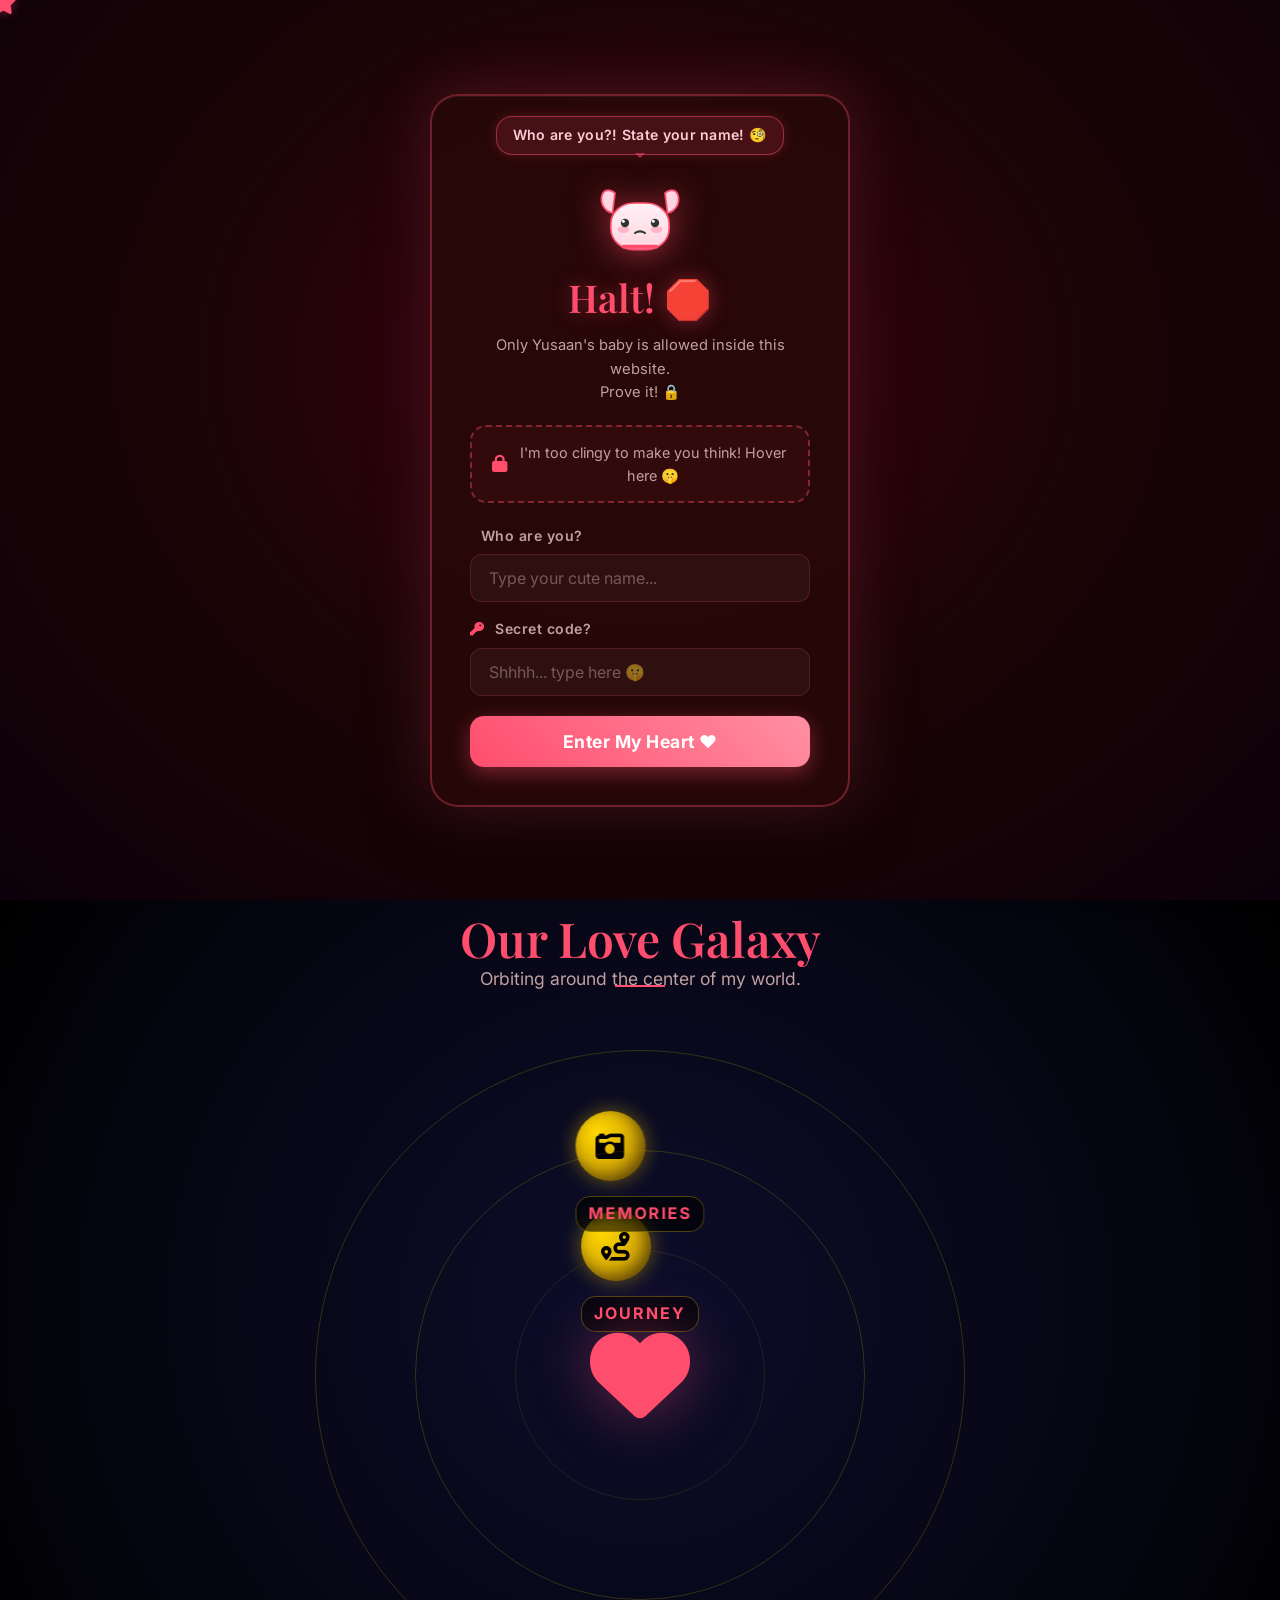
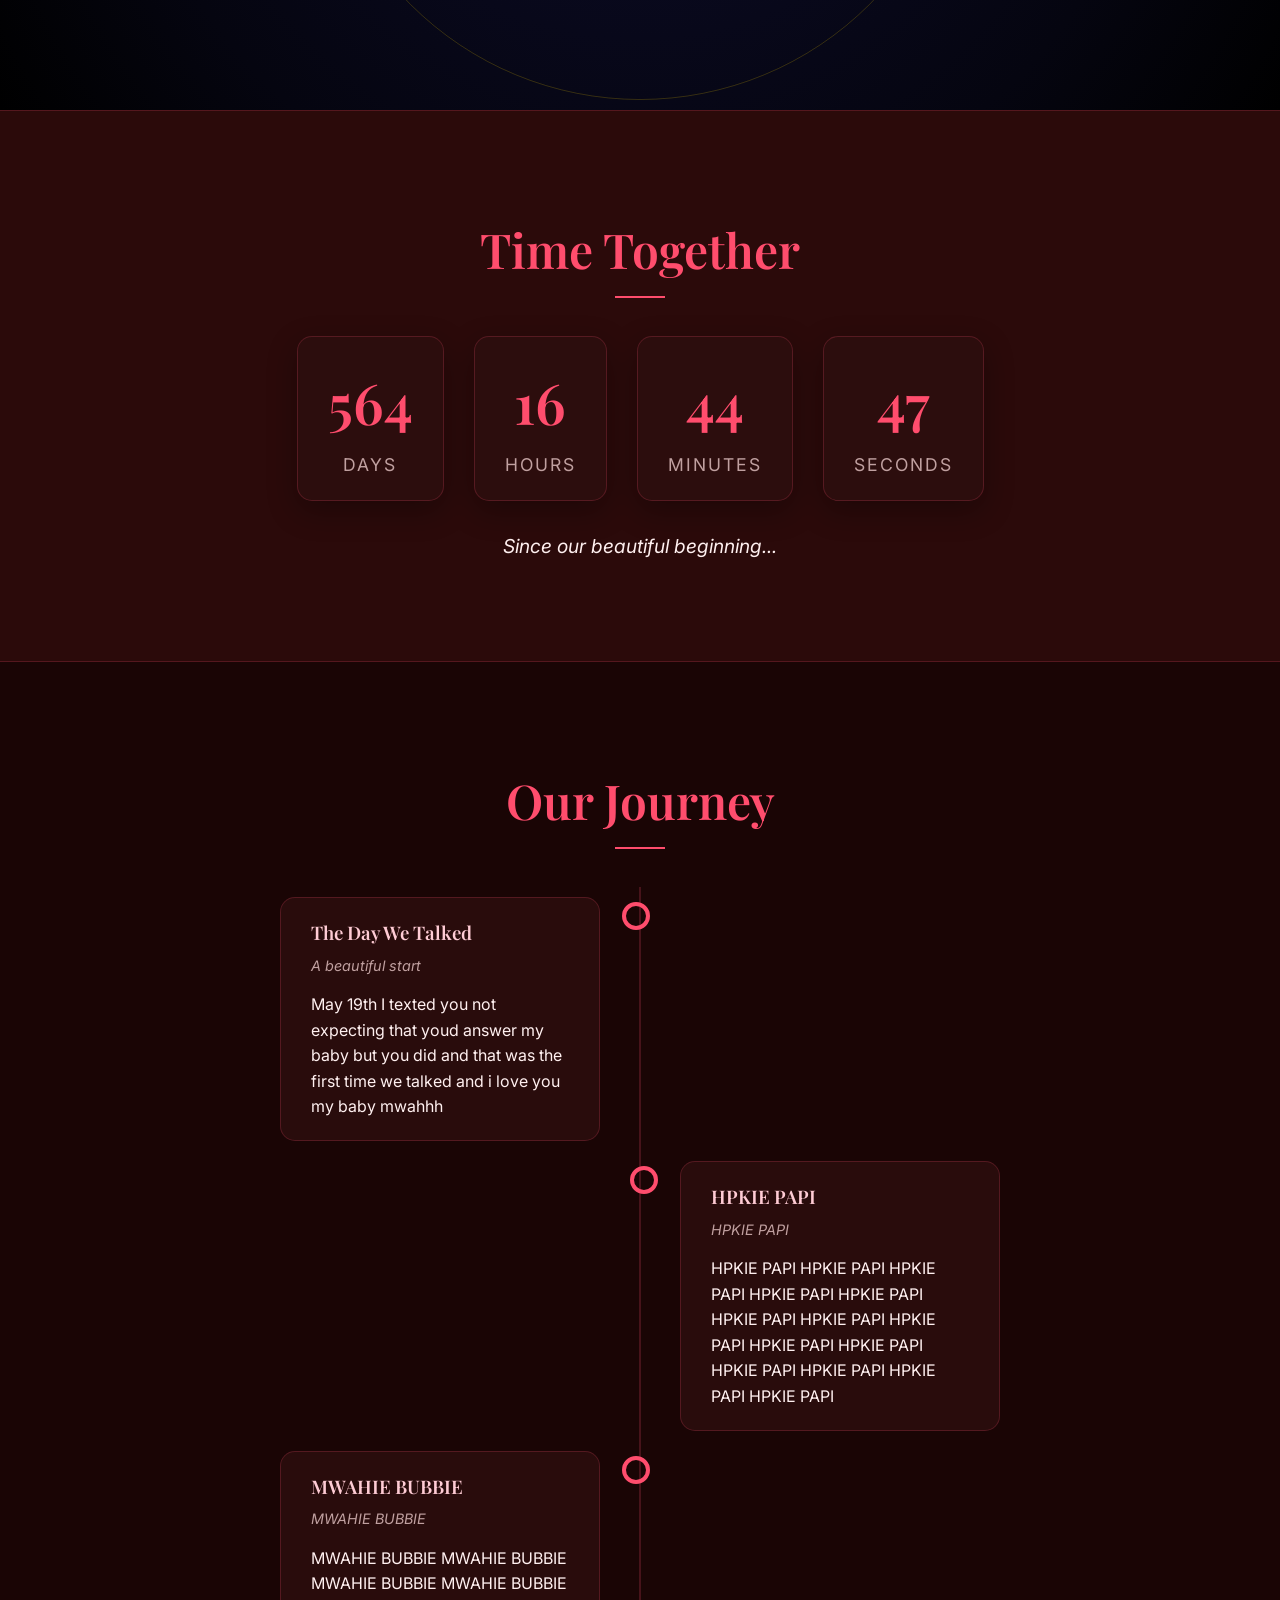
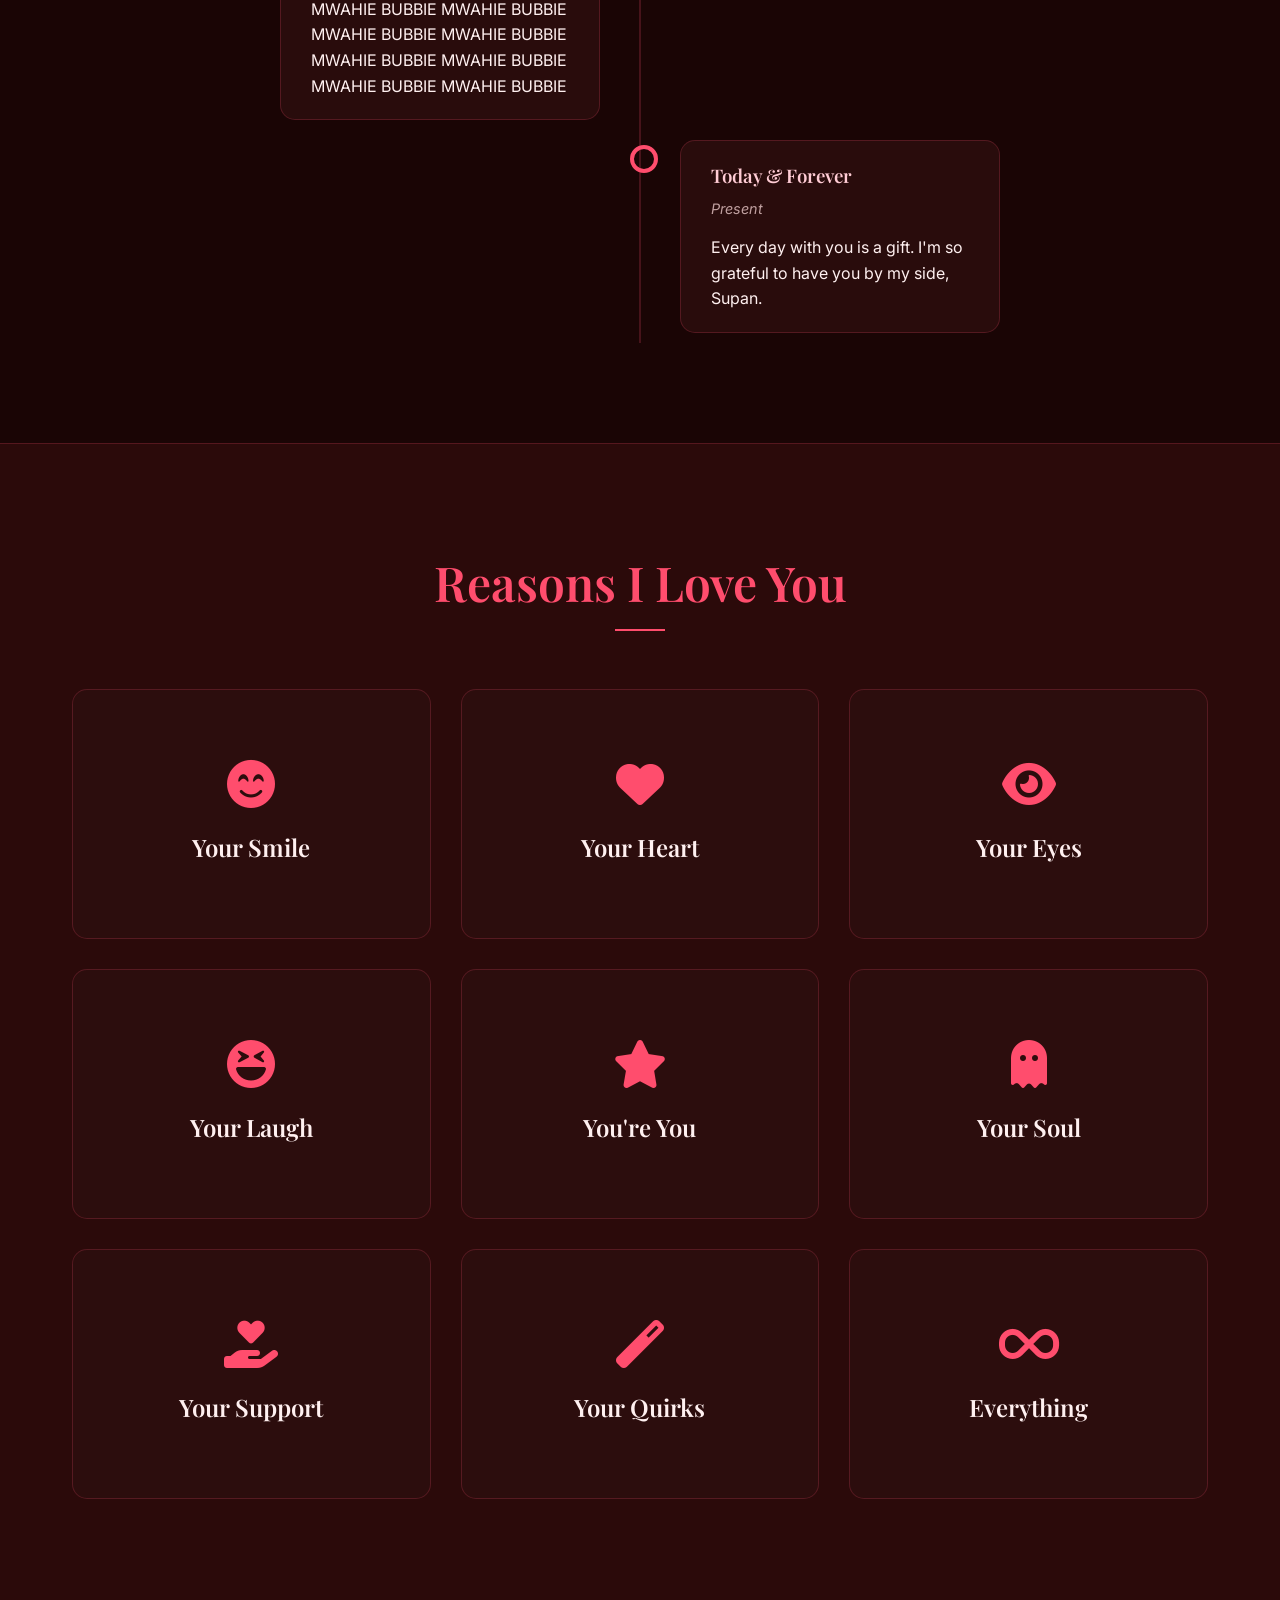
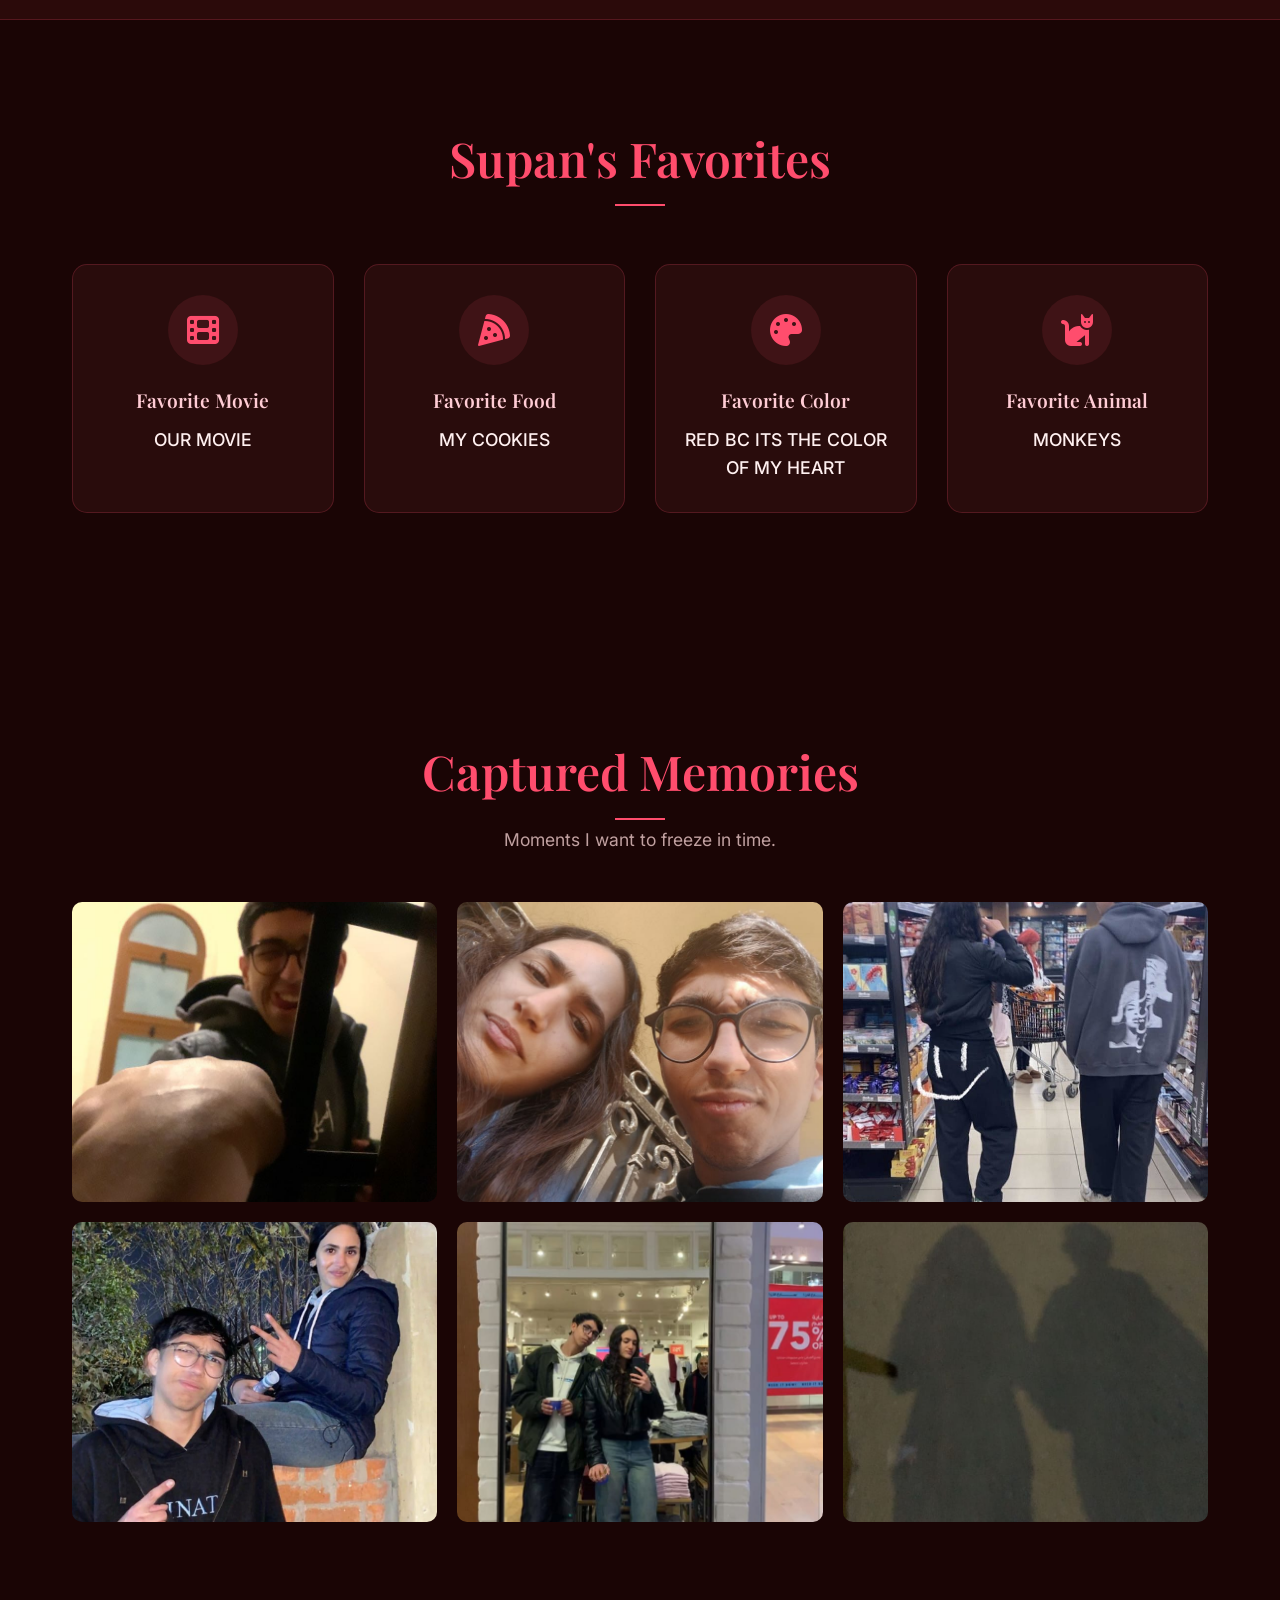
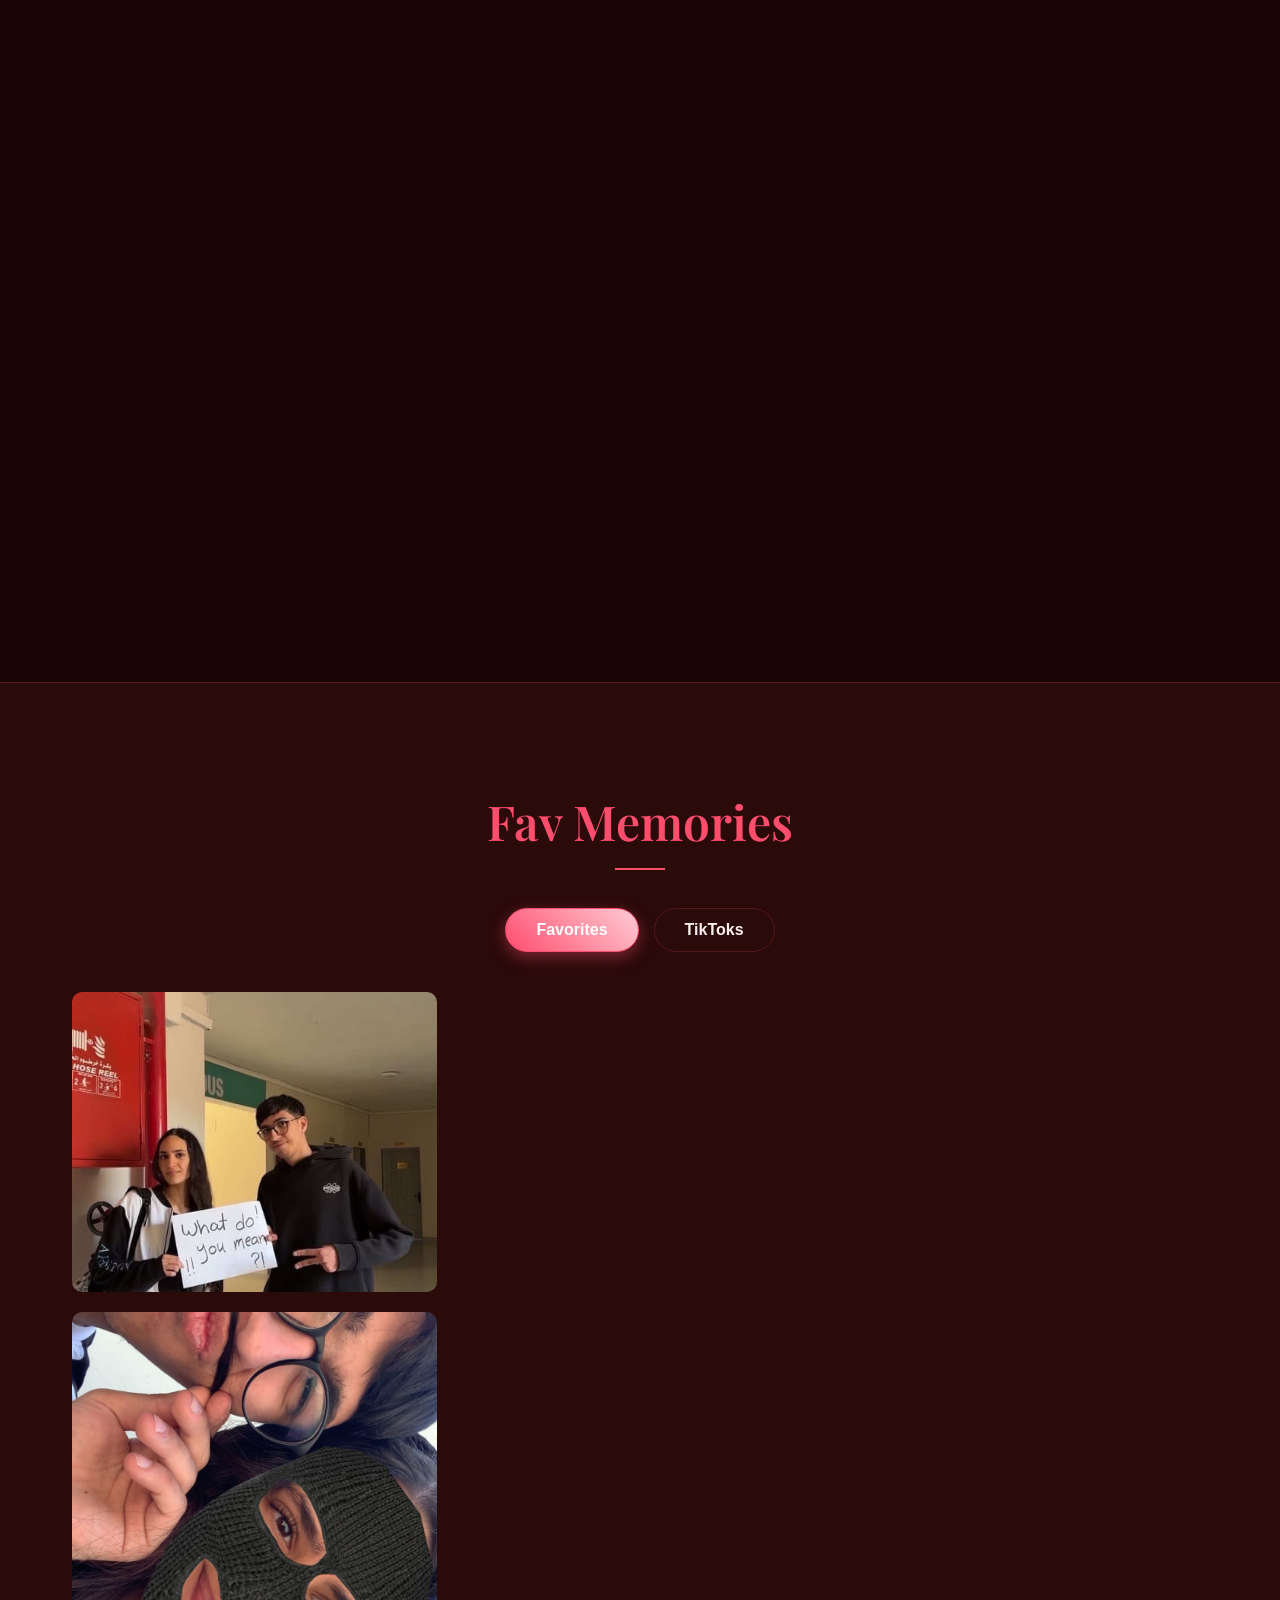
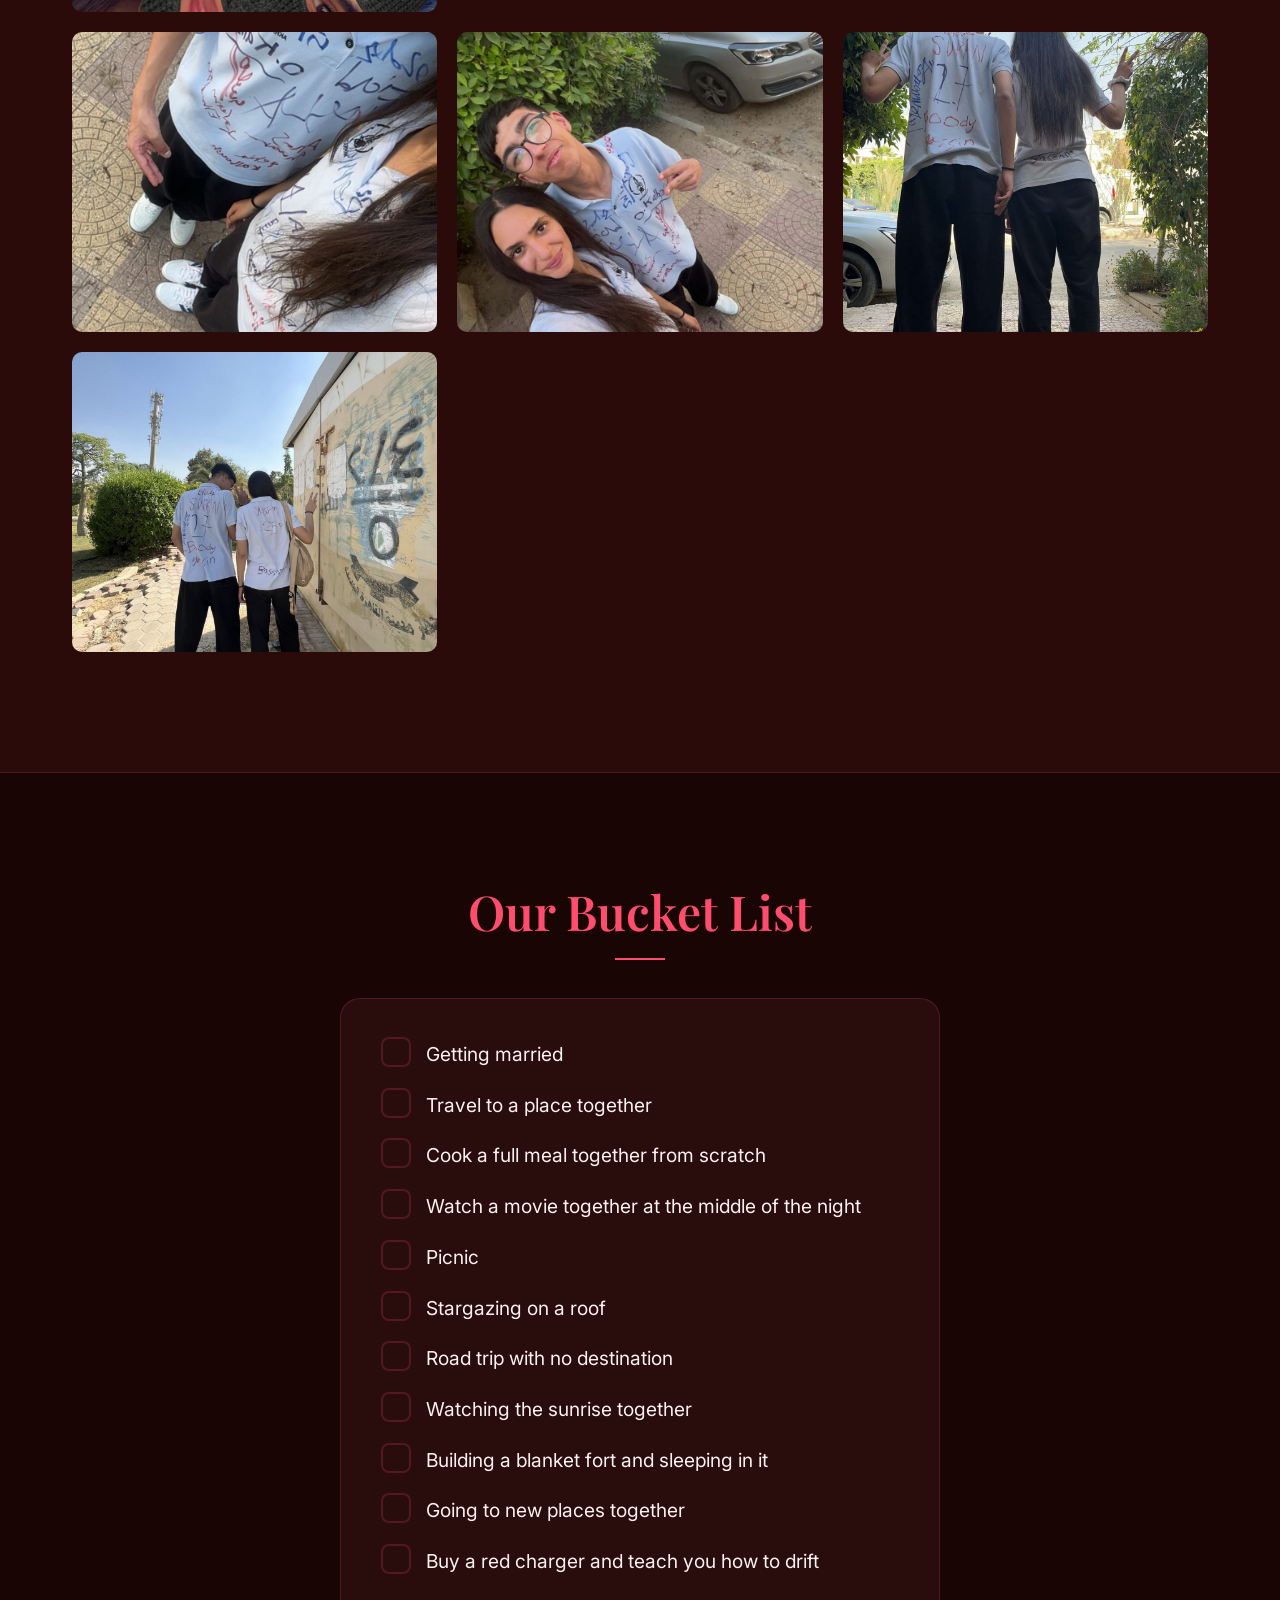
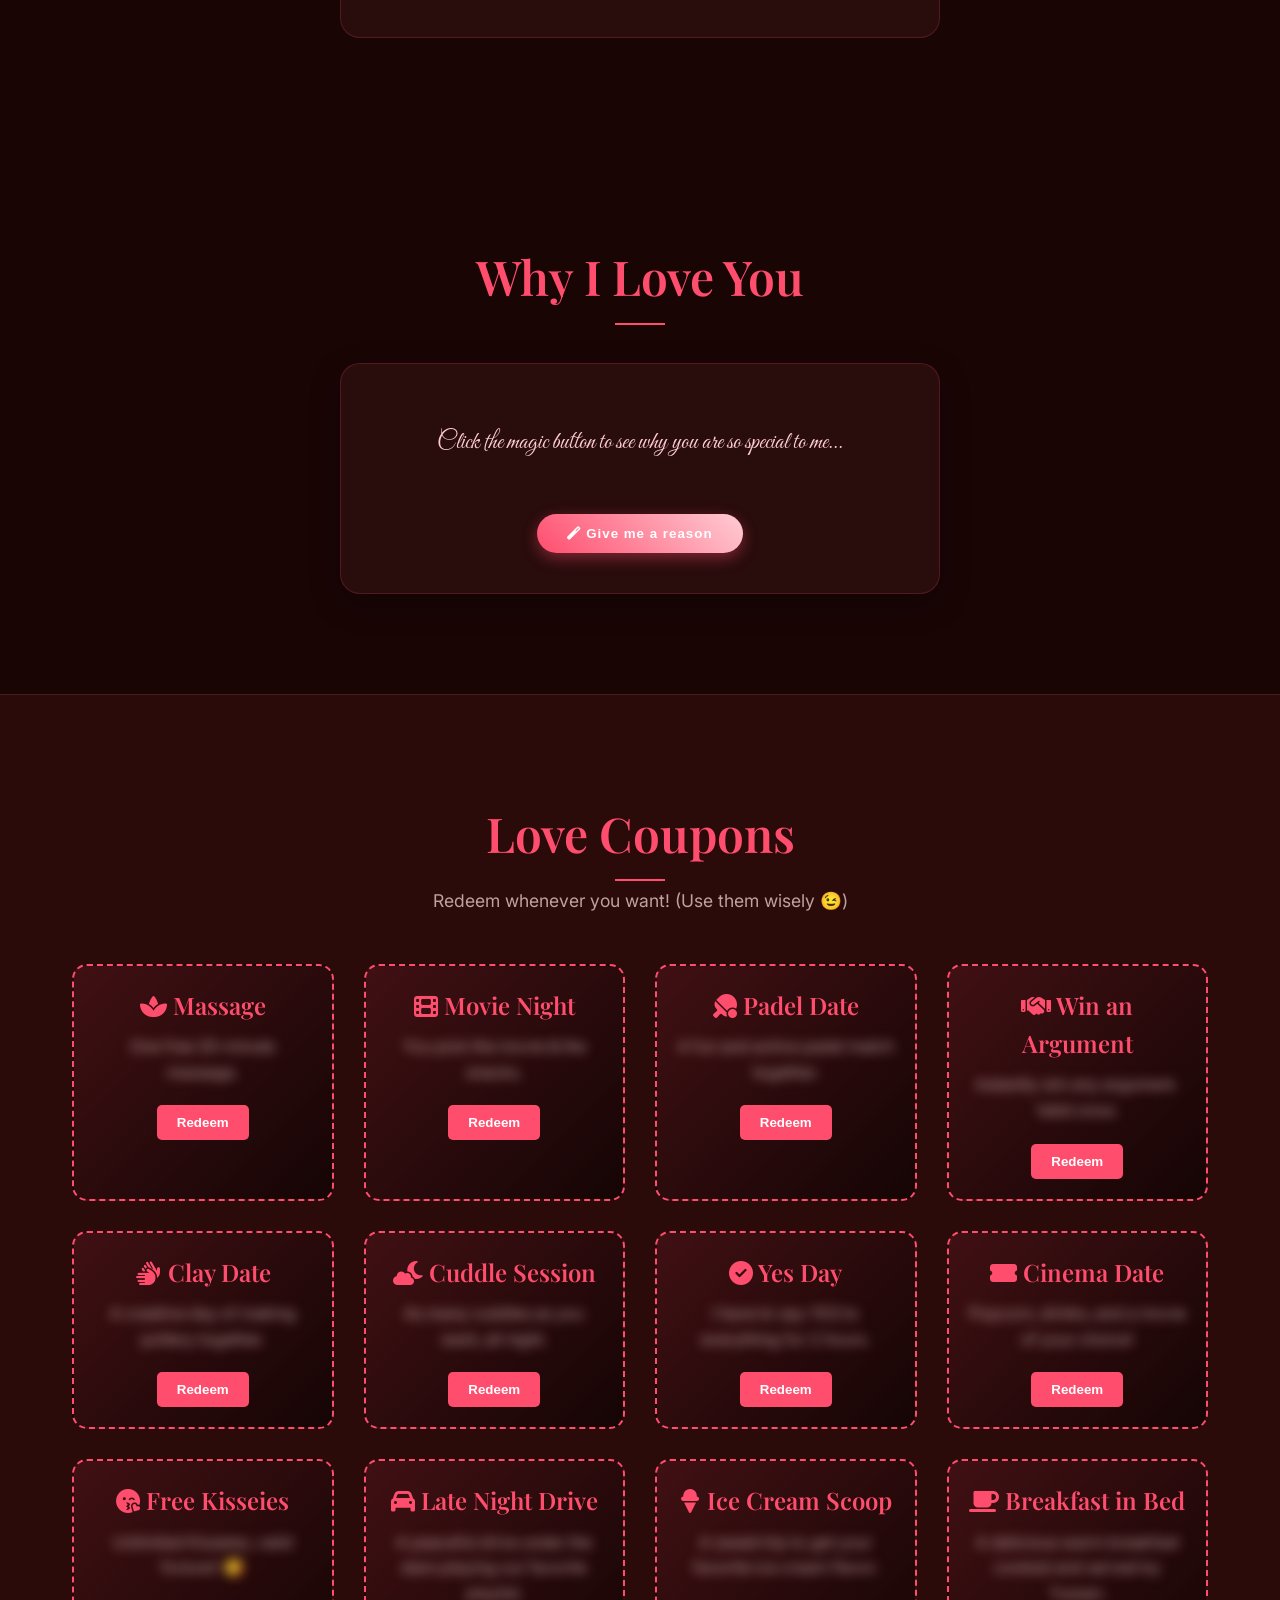
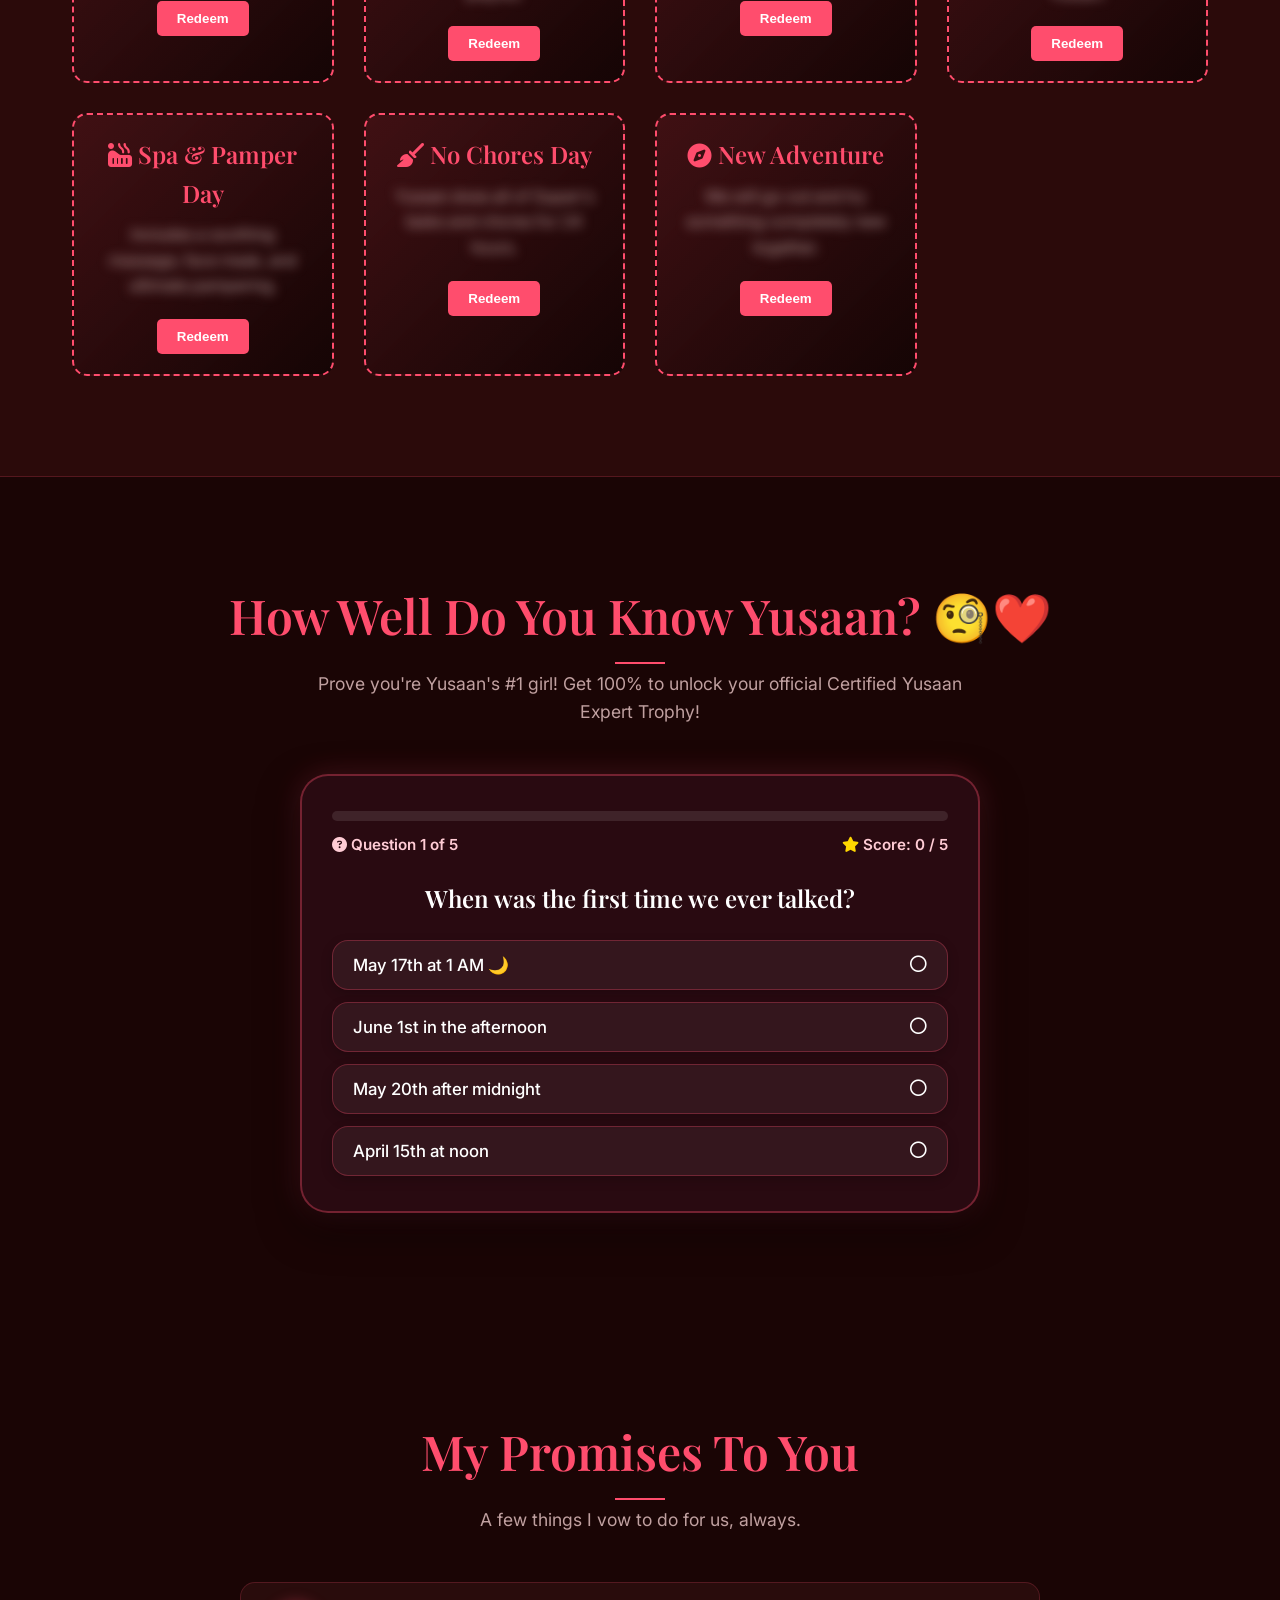
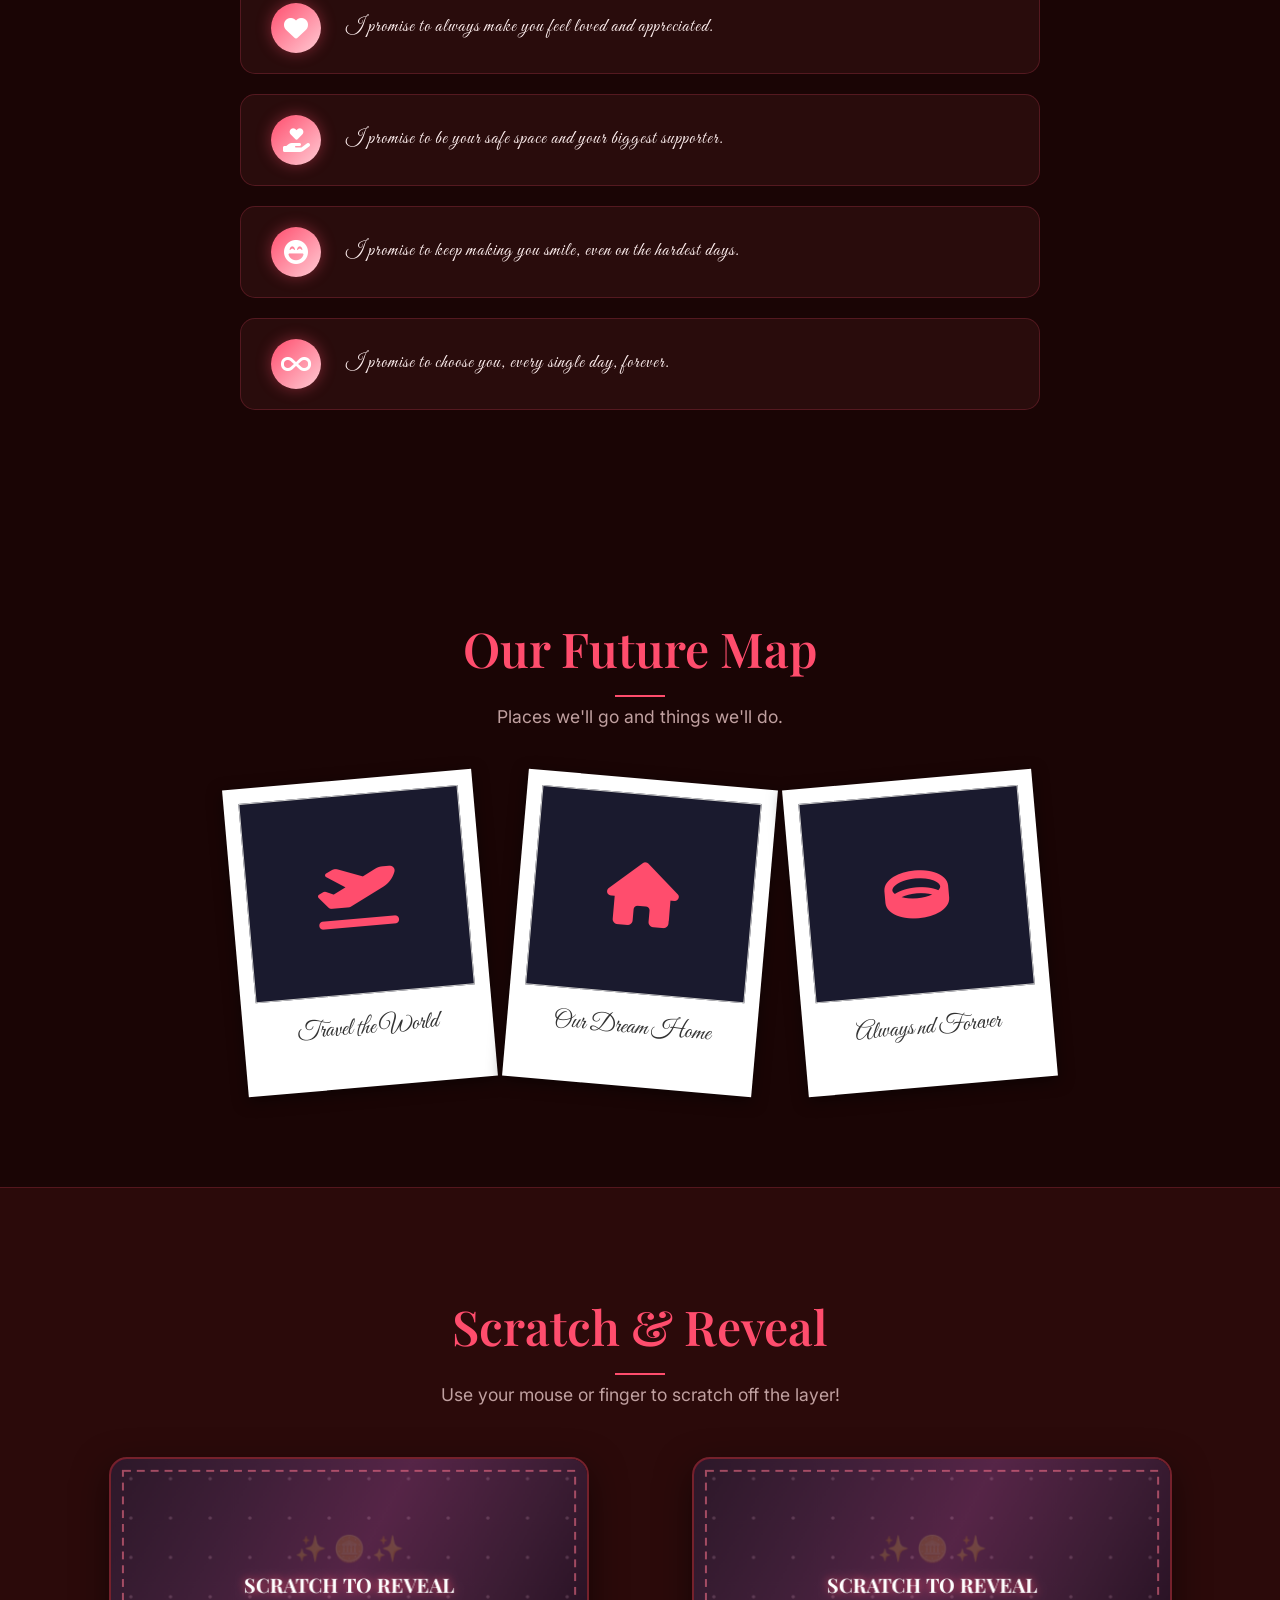
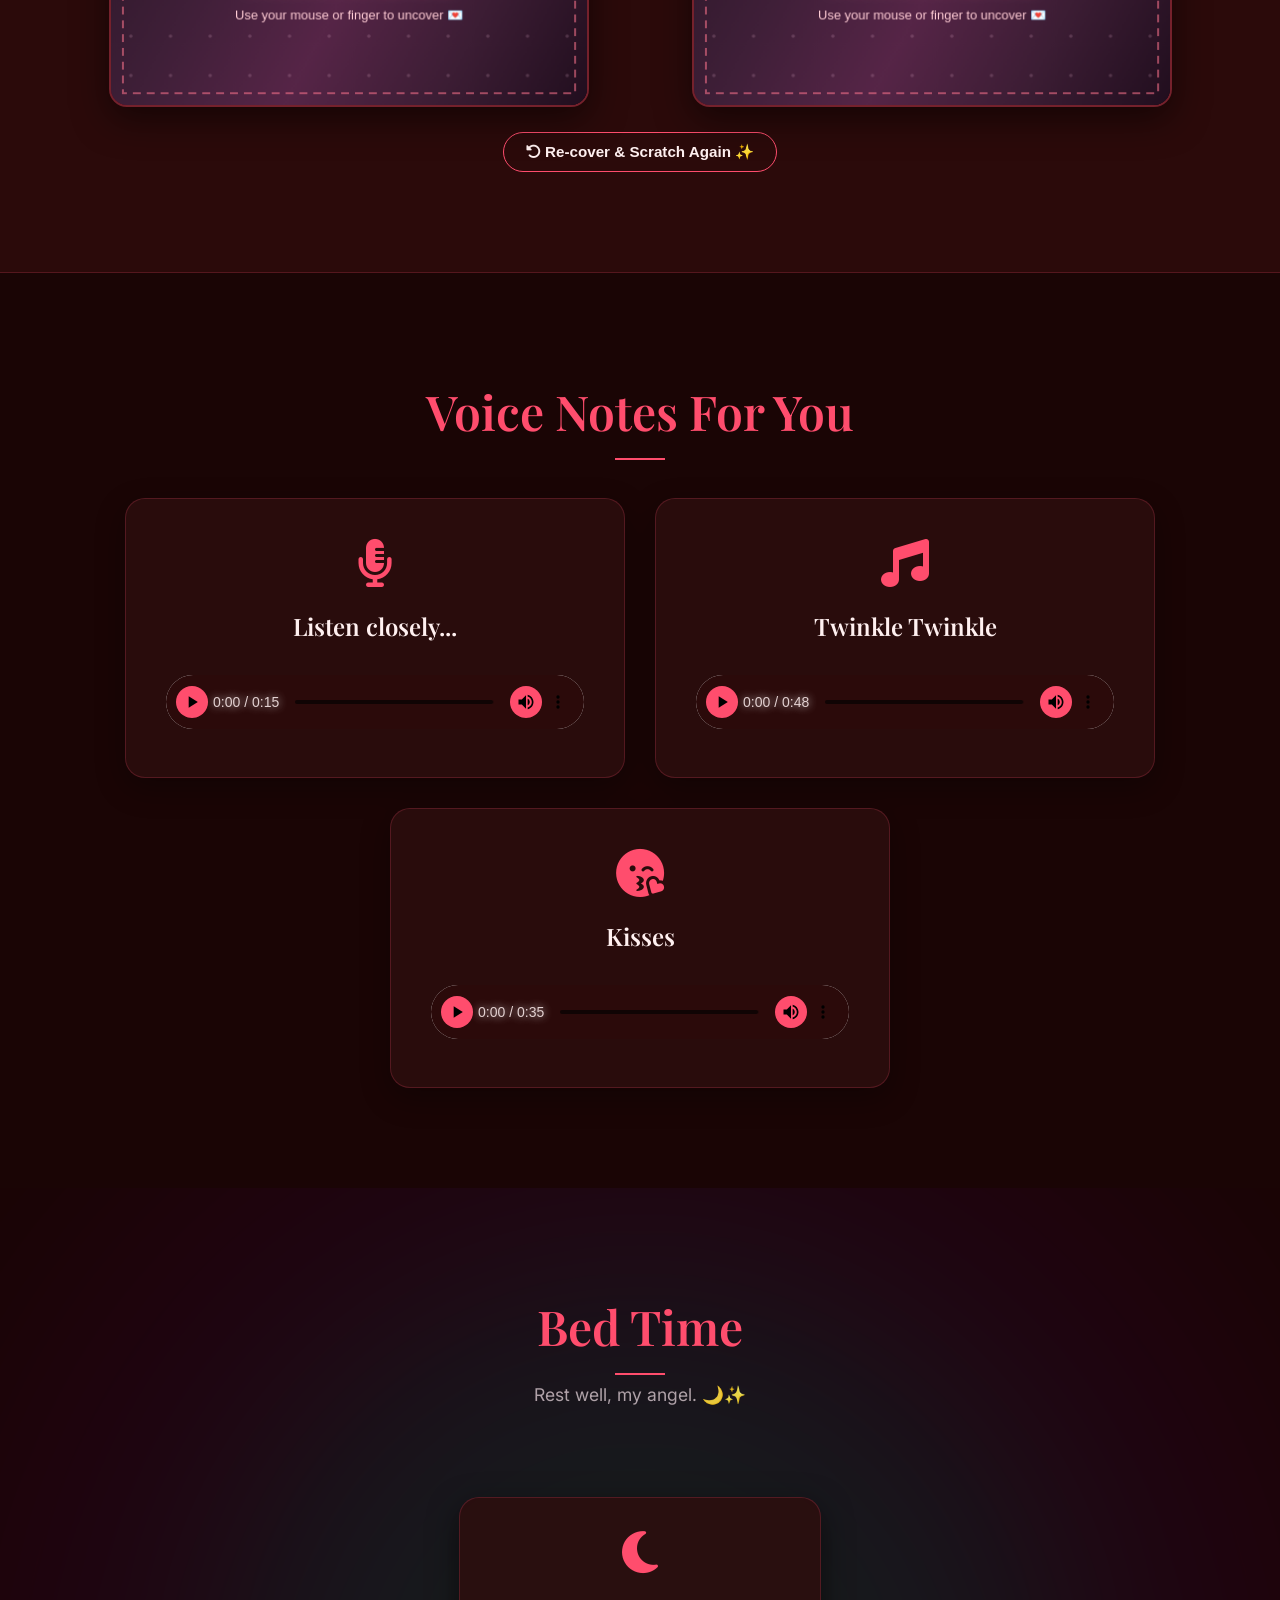
<file: birthday.html>
<!DOCTYPE html>
<html lang="en">
<head>
    <meta charset="UTF-8">
    <meta name="viewport" content="width=device-width, initial-scale=1.0">
    <title>Birthday Sitie 🎂 | For My Supan 🌟</title>
    <!-- Google Fonts -->
    <link rel="preconnect" href="https://fonts.googleapis.com">
    <link rel="preconnect" href="https://fonts.gstatic.com" crossorigin>
    <link href="https://fonts.googleapis.com/css2?family=Great+Vibes&family=Inter:wght@300;400;600;700&family=Playfair+Display:ital,wght@0,400;0,700;1,400&display=swap" rel="stylesheet">
    <!-- Font Awesome -->
    <link rel="stylesheet" href="https://cdnjs.cloudflare.com/ajax/libs/font-awesome/6.4.0/css/all.min.css">
    <!-- Base CSS -->
    <link rel="stylesheet" href="style.css">
    <style>
        /* =============================================
           BIRTHDAY SITIE SPECIFIC STYLES
           ============================================= */
        :root {
            --bday-gold: #ffb703;
            --bday-pink: #ff4d6d;
            --bday-purple: #7209b7;
            --bday-cyan: #4cc9f0;
        }

        body {
            background: radial-gradient(ellipse at 50% 20%, #2e0814 0%, #150308 60%, #0a0104 100%);
            min-height: 100vh;
            position: relative;
            overflow-x: hidden;
        }

        /* Floating Balloons Background */
        .balloon-container {
            position: fixed;
            inset: 0;
            pointer-events: none;
            overflow: hidden;
            z-index: 1;
        }

        .balloon {
            position: absolute;
            bottom: -120px;
            width: 44px;
            height: 56px;
            border-radius: 50% 50% 50% 50% / 40% 40% 60% 60%;
            opacity: 0.75;
            animation: balloonRise linear infinite;
        }

        .balloon::after {
            content: '';
            position: absolute;
            bottom: -12px;
            left: 50%;
            transform: translateX(-50%);
            width: 2px;
            height: 14px;
            background: rgba(255, 255, 255, 0.4);
        }

        @keyframes balloonRise {
            0% {
                transform: translateY(0) rotate(0deg);
                opacity: 0;
            }
            10% {
                opacity: 0.75;
            }
            90% {
                opacity: 0.75;
            }
            100% {
                transform: translateY(-115vh) rotate(15deg);
                opacity: 0;
            }
        }

        /* Fullscreen Confetti Canvas */
        #confettiCanvas {
            position: fixed;
            inset: 0;
            pointer-events: none;
            z-index: 9999;
        }

        /* Birthday Navbar Extras */
        .nav-switch-baby-btn {
            background: linear-gradient(45deg, #ff4d6d, #ff758f) !important;
            color: #fff !important;
            padding: 7px 18px;
            border-radius: 20px;
            font-weight: 600 !important;
            box-shadow: 0 0 16px rgba(255, 77, 109, 0.5);
            display: inline-flex;
            align-items: center;
            gap: 6px;
            transition: all 0.3s ease !important;
        }

        .nav-switch-baby-btn:hover {
            transform: translateY(-2px) scale(1.05);
            box-shadow: 0 0 25px rgba(255, 77, 109, 0.8);
            color: #fff !important;
        }

        .nav-switch-baby-btn::after {
            display: none !important;
        }

        /* Birthday Hero */
        .bday-hero {
            min-height: 85vh;
            display: flex;
            align-items: center;
            justify-content: center;
            text-align: center;
            padding: 120px 20px 60px;
            position: relative;
            z-index: 2;
        }

        .bday-hero-content {
            max-width: 800px;
            margin: 0 auto;
        }

        .bday-tag {
            display: inline-block;
            background: rgba(255, 183, 3, 0.15);
            border: 1.5px solid rgba(255, 183, 3, 0.6);
            color: #ffb703;
            padding: 6px 18px;
            border-radius: 30px;
            font-size: 0.95rem;
            font-weight: 600;
            letter-spacing: 1px;
            text-transform: uppercase;
            margin-bottom: 20px;
            box-shadow: 0 0 15px rgba(255, 183, 3, 0.3);
            animation: pulseGlow 2.5s infinite;
        }

        @keyframes pulseGlow {
            0%, 100% { box-shadow: 0 0 15px rgba(255, 183, 3, 0.3); }
            50% { box-shadow: 0 0 25px rgba(255, 183, 3, 0.65); }
        }

        .bday-title {
            font-family: var(--font-heading);
            font-size: 3.8rem;
            line-height: 1.15;
            margin-bottom: 18px;
            background: linear-gradient(135deg, #fff 30%, #ffd166 60%, #ff4d6d 100%);
            -webkit-background-clip: text;
            -webkit-text-fill-color: transparent;
            text-shadow: 0 0 35px rgba(255, 77, 109, 0.4);
        }

        .bday-subtitle {
            font-size: 1.25rem;
            color: #ffccd5;
            max-width: 650px;
            margin: 0 auto 30px;
            line-height: 1.6;
        }

        .bday-hero-btns {
            display: flex;
            gap: 15px;
            justify-content: center;
            flex-wrap: wrap;
        }

        .btn-bday {
            background: linear-gradient(45deg, #ffb703, #fb8500);
            color: #000;
            font-weight: 700;
            box-shadow: 0 4px 20px rgba(251, 133, 0, 0.45);
        }

        .btn-bday:hover {
            box-shadow: 0 6px 28px rgba(251, 133, 0, 0.7);
            transform: translateY(-3px);
            color: #000;
        }

        .section-title {
            display: table !important;
            margin: 0 auto 3rem auto !important;
            text-align: center !important;
            left: auto !important;
            transform: none !important;
            position: relative !important;
        }

        .section-subtitle {
            text-align: center !important;
            margin: -2rem auto 3rem auto !important;
            max-width: 700px !important;
        }

        /* Birthday Cake Section */
        .cake-section {
            padding: 90px 20px;
            text-align: center;
            position: relative;
            z-index: 2;
        }

        .cake-container {
            max-width: 620px;
            margin: 0 auto;
            background: rgba(45, 12, 20, 0.85);
            border: 2px solid rgba(255, 77, 109, 0.35);
            border-radius: 30px;
            padding: 40px 30px;
            box-shadow: 0 15px 50px rgba(0, 0, 0, 0.6), 0 0 40px rgba(255, 77, 109, 0.25);
            backdrop-filter: blur(15px);
        }

        /* SVG Cake Styling */
        .cake-svg-wrapper {
            position: relative;
            width: 260px;
            height: 240px;
            margin: 10px auto 25px;
        }

        .cake-svg {
            width: 100%;
            height: 100%;
            filter: drop-shadow(0 10px 20px rgba(0, 0, 0, 0.5));
        }

        /* Candle Flames */
        .flame {
            transform-origin: center bottom;
            animation: flameFlicker 0.6s ease-in-out infinite alternate;
            transition: opacity 0.4s ease, transform 0.4s ease;
        }

        .flame-1 { animation-delay: 0.1s; }
        .flame-2 { animation-delay: 0.25s; }
        .flame-3 { animation-delay: 0.05s; }

        @keyframes flameFlicker {
            0% {
                transform: scale(1) rotate(-2deg);
                opacity: 0.95;
            }
            100% {
                transform: scale(1.15, 0.95) rotate(3deg);
                opacity: 1;
                filter: drop-shadow(0 0 8px #ffb703);
            }
        }

        .flame.extinguished {
            opacity: 0 !important;
            transform: scale(0.2) translateY(-10px) !important;
        }

        /* Smoke puffs when blown */
        .smoke-puff {
            position: absolute;
            width: 10px;
            height: 10px;
            border-radius: 50%;
            background: rgba(255, 255, 255, 0.7);
            pointer-events: none;
            animation: smokeRise 1.2s forwards ease-out;
        }

        @keyframes smokeRise {
            0% {
                opacity: 0.8;
                transform: translate(0, 0) scale(0.5);
            }
            100% {
                opacity: 0;
                transform: translate(var(--sx), -50px) scale(2.5);
            }
        }

        /* Wish Revealed Card */
        #wish-revealed-card {
            display: none;
            margin-top: 25px;
            background: linear-gradient(135deg, rgba(255, 183, 3, 0.15), rgba(255, 77, 109, 0.2));
            border: 2px solid rgba(255, 183, 3, 0.5);
            border-radius: 20px;
            padding: 25px 20px;
            animation: wishPopIn 0.8s cubic-bezier(0.175, 0.885, 0.32, 1.2) forwards;
            box-shadow: 0 0 35px rgba(255, 183, 3, 0.3);
        }

        @keyframes wishPopIn {
            0% {
                opacity: 0;
                transform: scale(0.8) translateY(20px);
            }
            100% {
                opacity: 1;
                transform: scale(1) translateY(0);
            }
        }

        .wish-revealed-title {
            font-family: var(--font-cursive);
            font-size: 2.8rem;
            color: #ffb703;
            margin-bottom: 8px;
            text-shadow: 0 0 15px rgba(255, 183, 3, 0.6);
        }

        .wish-revealed-text {
            font-size: 1.05rem;
            color: #fff;
            line-height: 1.7;
            margin-bottom: 15px;
        }

        .wish-revealed-sign {
            font-family: var(--font-cursive);
            font-size: 2rem;
            color: var(--accent-light);
            text-align: right;
            margin-top: 10px;
        }

        /* Birthday Wishes Grid */
        .bday-wishes-grid {
            display: grid;
            grid-template-columns: repeat(auto-fit, minmax(260px, 1fr));
            gap: 25px;
            margin-top: 40px;
        }

        .bday-wish-card {
            background: rgba(45, 12, 20, 0.75);
            border: 1.5px solid rgba(255, 77, 109, 0.3);
            border-radius: 20px;
            padding: 30px 22px;
            text-align: center;
            transition: all 0.35s ease;
            position: relative;
            overflow: hidden;
        }

        .bday-wish-card::before {
            content: '';
            position: absolute;
            inset: 0;
            background: linear-gradient(135deg, rgba(255, 183, 3, 0.1), rgba(255, 77, 109, 0.1));
            opacity: 0;
            transition: opacity 0.35s ease;
        }

        .bday-wish-card:hover {
            transform: translateY(-6px);
            border-color: #ffb703;
            box-shadow: 0 12px 30px rgba(255, 183, 3, 0.25);
        }

        .bday-wish-card:hover::before {
            opacity: 1;
        }

        .bday-card-icon {
            width: 60px;
            height: 60px;
            border-radius: 50%;
            background: linear-gradient(135deg, #ff4d6d, #ffb703);
            display: flex;
            align-items: center;
            justify-content: center;
            font-size: 1.6rem;
            color: #fff;
            margin: 0 auto 18px;
            box-shadow: 0 4px 15px rgba(255, 77, 109, 0.4);
        }

        .bday-card-title {
            font-family: var(--font-heading);
            font-size: 1.35rem;
            color: #fff;
            margin-bottom: 10px;
        }

        .bday-card-text {
            font-size: 0.95rem;
            color: #ffccd5;
            line-height: 1.55;
        }

        /* Floating Baby Switcher Button */
        .floating-baby-switch {
            position: fixed;
            bottom: 25px;
            left: 25px;
            z-index: 999;
            background: rgba(40, 8, 15, 0.9);
            border: 2px solid #ff4d6d;
            border-radius: 30px;
            padding: 10px 20px;
            display: flex;
            align-items: center;
            gap: 10px;
            color: #fff;
            text-decoration: none;
            font-weight: 600;
            font-size: 0.95rem;
            box-shadow: 0 8px 25px rgba(255, 77, 109, 0.4);
            backdrop-filter: blur(10px);
            transition: all 0.3s ease;
        }

        .floating-baby-switch:hover {
            transform: translateY(-3px) scale(1.04);
            background: #ff4d6d;
            color: #fff;
            box-shadow: 0 12px 35px rgba(255, 77, 109, 0.7);
        }

        /* ---- 3D Gift Box Unboxing ---- */
        .giftbox-wrapper {
            max-width: 550px;
            margin: 0 auto;
            text-align: center;
            position: relative;
        }

        .gift-box-container {
            width: 170px;
            height: 160px;
            margin: 30px auto 15px;
            position: relative;
            cursor: pointer;
            transition: transform 0.3s ease;
        }

        .gift-box-container:hover {
            transform: scale(1.06) rotate(-2deg);
        }

        .gift-box-container.opened {
            pointer-events: none;
        }

        .gift-lid {
            position: absolute;
            top: 0;
            left: -10px;
            width: 190px;
            height: 40px;
            background: linear-gradient(135deg, #ff4d6d, #d90429);
            border-radius: 12px;
            box-shadow: 0 4px 15px rgba(0, 0, 0, 0.4);
            z-index: 3;
            transition: transform 0.8s cubic-bezier(0.175, 0.885, 0.32, 1.25), opacity 0.5s ease;
        }

        .gift-box-container.opened .gift-lid {
            transform: translateY(-90px) rotate(-25deg) scale(0.9);
            opacity: 0.3;
        }

        .gift-bow {
            position: absolute;
            top: -26px;
            left: 50%;
            transform: translateX(-50%);
            font-size: 2.2rem;
            filter: drop-shadow(0 2px 8px rgba(0,0,0,0.4));
        }

        .gift-body {
            position: absolute;
            bottom: 0;
            left: 0;
            width: 170px;
            height: 125px;
            background: linear-gradient(135deg, #c9184a, #800f2f);
            border-radius: 0 0 16px 16px;
            box-shadow: 0 12px 30px rgba(0, 0, 0, 0.6);
            position: relative;
            overflow: hidden;
        }

        .gift-ribbon-v {
            position: absolute;
            top: 0;
            left: 50%;
            transform: translateX(-50%);
            width: 28px;
            height: 100%;
            background: linear-gradient(90deg, #ffb703, #ffd166, #ffb703);
            box-shadow: 0 0 8px rgba(255, 183, 3, 0.6);
        }

        .gift-ribbon-h {
            position: absolute;
            top: 50%;
            left: 0;
            transform: translateY(-50%);
            width: 100%;
            height: 28px;
            background: linear-gradient(180deg, #ffb703, #ffd166, #ffb703);
            box-shadow: 0 0 8px rgba(255, 183, 3, 0.6);
        }

        .gift-tag {
            position: absolute;
            bottom: 12px;
            right: 12px;
            background: #fff;
            color: #800f2f;
            font-weight: 700;
            font-size: 0.72rem;
            padding: 4px 8px;
            border-radius: 6px;
            box-shadow: 0 2px 6px rgba(0,0,0,0.3);
            line-height: 1.2;
            transform: rotate(6deg);
        }

        .gift-hint {
            font-size: 0.95rem;
            color: #ffccd5;
            margin-top: 10px;
            animation: pulseGlow 2s infinite;
        }

        /* VIP Pass */
        .gift-surprise-card {
            margin-top: 25px;
            animation: popIn 0.8s cubic-bezier(0.175, 0.885, 0.32, 1.2) forwards;
        }

        .vip-pass {
            background: linear-gradient(135deg, rgba(255, 183, 3, 0.15), rgba(255, 77, 109, 0.25));
            border: 2px solid #ffb703;
            border-radius: 24px;
            padding: 30px 25px;
            box-shadow: 0 0 35px rgba(255, 183, 3, 0.4);
            text-align: left;
        }

        .vip-header {
            text-align: center;
            border-bottom: 1.5px dashed rgba(255, 183, 3, 0.5);
            padding-bottom: 15px;
            margin-bottom: 20px;
        }

        .vip-stars {
            color: #ffd700;
            font-size: 1.1rem;
            letter-spacing: 4px;
        }

        .vip-header h3 {
            font-family: var(--font-heading);
            font-size: 1.8rem;
            color: #ffb703;
            margin: 6px 0;
            text-shadow: 0 0 15px rgba(255, 183, 3, 0.6);
        }

        .vip-badge {
            display: inline-block;
            background: #ffb703;
            color: #000;
            font-size: 0.78rem;
            font-weight: 800;
            padding: 3px 12px;
            border-radius: 12px;
            letter-spacing: 1px;
        }

        .vip-content h4 {
            font-size: 1.05rem;
            color: #fff;
            margin-bottom: 12px;
        }

        .vip-content ul {
            list-style: none;
            padding: 0;
        }

        .vip-content li {
            font-size: 0.95rem;
            color: #ffccd5;
            margin-bottom: 10px;
            padding-left: 5px;
        }

        .vip-footer {
            display: flex;
            justify-content: space-between;
            align-items: center;
            border-top: 1.5px dashed rgba(255, 183, 3, 0.5);
            padding-top: 18px;
            margin-top: 20px;
            flex-wrap: wrap;
            gap: 15px;
        }

        /* Photobooth Strip */
        .photobooth-wrapper {
            display: flex;
            flex-direction: column;
            align-items: center;
            gap: 25px;
        }

        .photobooth-strip {
            background: #fff;
            padding: 22px 18px 30px;
            box-shadow: 0 15px 40px rgba(0, 0, 0, 0.7), 0 0 20px rgba(255, 255, 255, 0.2);
            border-radius: 8px;
            max-width: 260px;
            text-align: center;
            transform: rotate(-1.5deg);
            transition: transform 0.3s ease;
        }

        .photobooth-strip:hover {
            transform: rotate(0deg) scale(1.03);
        }

        .strip-header {
            font-size: 0.75rem;
            font-weight: 800;
            color: #333;
            letter-spacing: 2px;
            margin-bottom: 14px;
            border-bottom: 2px solid #ddd;
            padding-bottom: 6px;
        }

        .strip-frame {
            background: #111;
            margin-bottom: 14px;
            border-radius: 4px;
            overflow: hidden;
            box-shadow: inset 0 0 10px rgba(0,0,0,0.5);
        }

        .strip-frame img {
            width: 100%;
            height: 170px;
            object-fit: cover;
            display: block;
            filter: contrast(1.05) saturate(1.1);
        }

        .frame-caption {
            display: block;
            font-family: var(--font-cursive);
            font-size: 1.25rem;
            color: #fff;
            background: #1a1a1a;
            padding: 4px;
        }

        .strip-footer {
            display: flex;
            justify-content: space-between;
            font-size: 0.8rem;
            color: #666;
            font-weight: 700;
            margin-top: 8px;
            padding-top: 8px;
            border-top: 2px solid #ddd;
        }

        .strip-heart {
            color: #ff4d6d;
        }

        /* Mobile tweaks */
        @media (max-width: 768px) {
            .bday-title { font-size: 2.6rem; }
            .cake-container { padding: 25px 15px; }
            .cake-svg-wrapper { width: 210px; height: 190px; }
            .floating-baby-switch { bottom: 15px; left: 15px; padding: 8px 14px; font-size: 0.85rem; }
            .vip-pass { padding: 20px 15px; }
        }

        /* ---- Our Memory Vault Styles ---- */
        .vault-uploader-card {
            max-width: 680px;
            margin: 0 auto 40px;
            background: rgba(45, 12, 20, 0.85);
            border: 2px solid rgba(255, 77, 109, 0.4);
            border-radius: 28px;
            padding: 30px;
            box-shadow: 0 15px 40px rgba(0, 0, 0, 0.5), 0 0 30px rgba(255, 77, 109, 0.2);
            backdrop-filter: blur(15px);
        }

        .vault-card-header h3 {
            font-family: var(--font-heading);
            font-size: 1.6rem;
            color: #fff;
            margin-bottom: 5px;
        }

        .vault-card-header p {
            font-size: 0.9rem;
            color: #ffccd5;
            margin-bottom: 20px;
        }

        .vault-identity-select {
            margin-bottom: 18px;
            text-align: left;
        }

        .vault-label {
            display: block;
            font-size: 0.85rem;
            font-weight: 700;
            color: var(--accent-light);
            margin-bottom: 8px;
            letter-spacing: 0.5px;
        }

        .identity-btns {
            display: flex;
            gap: 12px;
        }

        .identity-btn {
            flex: 1;
            padding: 12px 18px;
            border-radius: 16px;
            border: 2px solid rgba(255, 255, 255, 0.15);
            background: rgba(255, 255, 255, 0.05);
            color: #ffccd5;
            font-size: 1rem;
            font-weight: 600;
            cursor: pointer;
            transition: all 0.3s ease;
            display: flex;
            align-items: center;
            justify-content: center;
            gap: 8px;
        }

        .identity-btn:hover {
            border-color: #ff4d6d;
            color: #fff;
        }

        .identity-btn.active#uploader-yusaan {
            background: linear-gradient(135deg, rgba(255, 183, 3, 0.25), rgba(251, 133, 0, 0.15));
            border-color: #ffb703;
            color: #ffd700;
            box-shadow: 0 0 16px rgba(255, 183, 3, 0.35);
        }

        .identity-btn.active#uploader-supan {
            background: linear-gradient(135deg, rgba(255, 77, 109, 0.25), rgba(255, 143, 163, 0.15));
            border-color: #ff4d6d;
            color: #ff758f;
            box-shadow: 0 0 16px rgba(255, 77, 109, 0.35);
        }

        .vault-dropzone {
            border: 2px dashed rgba(255, 77, 109, 0.45);
            border-radius: 20px;
            padding: 30px 20px;
            text-align: center;
            background: rgba(255, 255, 255, 0.03);
            cursor: pointer;
            transition: all 0.3s ease;
            margin-bottom: 20px;
        }

        .vault-dropzone:hover, .vault-dropzone.dragover {
            border-color: #ffb703;
            background: rgba(255, 183, 3, 0.08);
            transform: scale(1.01);
        }

        .dropzone-icon {
            font-size: 2.6rem;
            color: var(--accent);
            margin-bottom: 10px;
        }

        .dropzone-main-text {
            font-size: 1.05rem;
            color: #fff;
            margin-bottom: 4px;
        }

        .dropzone-main-text span {
            color: #ffb703;
            text-decoration: underline;
            font-weight: 600;
        }

        .dropzone-sub-text {
            font-size: 0.8rem;
            color: #ffccd5;
            opacity: 0.75;
        }

        .dropzone-previews {
            display: flex;
            flex-wrap: wrap;
            gap: 12px;
            justify-content: center;
            margin-top: 15px;
        }

        .preview-thumb-wrap {
            position: relative;
            width: 80px;
            height: 80px;
            border-radius: 12px;
            overflow: hidden;
            border: 2px solid #ff4d6d;
        }

        .preview-thumb-wrap img {
            width: 100%;
            height: 100%;
            object-fit: cover;
        }

        .vault-inputs-row {
            display: flex;
            gap: 15px;
            margin-bottom: 10px;
            flex-wrap: wrap;
        }

        .vault-input-group {
            flex: 1 1 240px;
            text-align: left;
        }

        .vault-input-group.date-group {
            flex: 0 0 160px;
        }

        .vault-input-group label {
            display: block;
            font-size: 0.85rem;
            color: #ffccd5;
            margin-bottom: 6px;
            font-weight: 600;
        }

        .vault-input-group input {
            width: 100%;
            padding: 12px 16px;
            border-radius: 14px;
            border: 1.5px solid rgba(255, 77, 109, 0.3);
            background: rgba(20, 4, 8, 0.6);
            color: #fff;
            font-family: var(--font-body);
            font-size: 0.95rem;
            transition: all 0.3s ease;
        }

        .vault-input-group input:focus {
            outline: none;
            border-color: #ff4d6d;
            box-shadow: 0 0 12px rgba(255, 77, 109, 0.4);
        }

        /* Vault Controls & Filter Tabs */
        .vault-controls-bar {
            display: flex;
            justify-content: space-between;
            align-items: center;
            flex-wrap: wrap;
            gap: 15px;
            margin-bottom: 30px;
        }

        .vault-filter-tabs {
            display: flex;
            gap: 8px;
            flex-wrap: wrap;
        }

        .vault-tab-btn {
            background: rgba(255, 255, 255, 0.06);
            border: 1.5px solid rgba(255, 77, 109, 0.3);
            color: #ffccd5;
            padding: 8px 16px;
            border-radius: 20px;
            font-size: 0.9rem;
            font-weight: 600;
            cursor: pointer;
            transition: all 0.3s ease;
        }

        .vault-tab-btn:hover {
            color: #fff;
            border-color: #ff4d6d;
        }

        .vault-tab-btn.active {
            background: linear-gradient(45deg, #ff4d6d, #f72585);
            color: #fff;
            border-color: transparent;
            box-shadow: 0 4px 15px rgba(255, 77, 109, 0.4);
        }

        .vault-actions {
            display: flex;
            gap: 10px;
        }

        /* Vault Grid & Cards */
        .vault-grid {
            display: grid;
            grid-template-columns: repeat(auto-fill, minmax(270px, 1fr));
            gap: 25px;
        }

        .vault-card {
            background: rgba(45, 12, 20, 0.8);
            border: 2px solid rgba(255, 77, 109, 0.25);
            border-radius: 22px;
            overflow: hidden;
            box-shadow: 0 10px 30px rgba(0, 0, 0, 0.4);
            transition: all 0.35s cubic-bezier(0.2, 0.8, 0.2, 1);
            display: flex;
            flex-direction: column;
            position: relative;
        }

        .vault-card:hover {
            transform: translateY(-6px) scale(1.02);
            border-color: #ff4d6d;
            box-shadow: 0 15px 40px rgba(255, 77, 109, 0.3);
        }

        .vault-card-img-wrap {
            position: relative;
            width: 100%;
            height: 220px;
            overflow: hidden;
            cursor: pointer;
            background: #111;
        }

        .vault-card-img-wrap img {
            width: 100%;
            height: 100%;
            object-fit: cover;
            transition: transform 0.5s ease;
        }

        .vault-card:hover .vault-card-img-wrap img {
            transform: scale(1.08);
        }

        .vault-badge {
            position: absolute;
            top: 12px;
            left: 12px;
            padding: 5px 12px;
            border-radius: 20px;
            font-size: 0.78rem;
            font-weight: 700;
            letter-spacing: 0.5px;
            backdrop-filter: blur(8px);
            box-shadow: 0 2px 10px rgba(0,0,0,0.5);
        }

        .vault-badge.yusaan {
            background: rgba(255, 183, 3, 0.9);
            color: #000;
        }

        .vault-badge.supan {
            background: rgba(255, 77, 109, 0.9);
            color: #fff;
        }

        .vault-card-body {
            padding: 18px 20px 16px;
            display: flex;
            flex-direction: column;
            flex: 1;
            text-align: left;
        }

        .vault-card-caption {
            font-size: 1rem;
            color: #fff;
            line-height: 1.45;
            margin-bottom: 12px;
            font-weight: 500;
            flex: 1;
        }

        .vault-card-footer {
            display: flex;
            justify-content: space-between;
            align-items: center;
            border-top: 1px solid rgba(255, 255, 255, 0.08);
            padding-top: 12px;
            font-size: 0.82rem;
            color: #ffccd5;
        }

        .vault-card-date {
            opacity: 0.75;
        }

        .vault-card-actions {
            display: flex;
            align-items: center;
            gap: 12px;
        }

        .vault-like-btn {
            background: none;
            border: none;
            color: #ff4d6d;
            cursor: pointer;
            font-size: 0.95rem;
            display: flex;
            align-items: center;
            gap: 4px;
            transition: transform 0.2s ease;
        }

        .vault-like-btn:hover {
            transform: scale(1.2);
        }

        .vault-delete-btn {
            background: none;
            border: none;
            color: rgba(255, 255, 255, 0.4);
            cursor: pointer;
            font-size: 0.85rem;
            transition: color 0.2s ease;
        }

        .vault-delete-btn:hover {
            color: #e74c3c;
        }

        /* Lightbox */
        .vault-lightbox {
            position: fixed;
            inset: 0;
            z-index: 100000;
            display: flex;
            align-items: center;
            justify-content: center;
            padding: 20px;
        }

        .lightbox-backdrop {
            position: absolute;
            inset: 0;
            background: rgba(10, 0, 5, 0.92);
            backdrop-filter: blur(12px);
        }

        .lightbox-card {
            position: relative;
            z-index: 1;
            max-width: 85vw;
            max-height: 90vh;
            background: #1a050d;
            border: 2px solid rgba(255, 77, 109, 0.4);
            border-radius: 20px;
            overflow: hidden;
            display: flex;
            flex-direction: column;
            box-shadow: 0 20px 60px rgba(0, 0, 0, 0.8);
            animation: popIn 0.3s ease;
        }

        .lightbox-card img {
            max-width: 100%;
            max-height: 65vh;
            object-fit: contain;
            background: #000;
        }

        .lightbox-card video {
            max-width: 100%;
            max-height: 65vh;
            object-fit: contain;
            background: #000;
        }

        .vault-card-img-wrap.video-wrap {
            position: relative;
        }

        .vault-play-badge {
            position: absolute;
            top: 50%;
            left: 50%;
            transform: translate(-50%, -50%);
            width: 50px;
            height: 50px;
            background: rgba(10, 0, 8, 0.75);
            border: 2px solid #ff4d6d;
            border-radius: 50%;
            display: flex;
            align-items: center;
            justify-content: center;
            color: #fff;
            font-size: 1.15rem;
            pointer-events: none;
            transition: all 0.3s ease;
            box-shadow: 0 4px 15px rgba(255, 77, 109, 0.4);
            z-index: 5;
        }

        .vault-card-img-wrap:hover .vault-play-badge {
            transform: translate(-50%, -50%) scale(1.15);
            background: #ff4d6d;
            box-shadow: 0 0 25px rgba(255, 77, 109, 0.85);
        }

        .vault-media-tag {
            position: absolute;
            bottom: 10px;
            right: 10px;
            background: rgba(10, 0, 10, 0.82);
            border: 1px solid rgba(255, 255, 255, 0.25);
            padding: 3px 9px;
            border-radius: 12px;
            font-size: 0.72rem;
            color: #ffd700;
            font-weight: 600;
            display: inline-flex;
            align-items: center;
            gap: 5px;
            backdrop-filter: blur(4px);
            z-index: 4;
        }

        .lightbox-info {
            padding: 16px 20px;
            display: flex;
            align-items: center;
            gap: 15px;
            flex-wrap: wrap;
            background: rgba(255, 255, 255, 0.03);
            text-align: left;
        }

        .lightbox-caption {
            font-size: 1.05rem;
            color: #fff;
            flex: 1;
        }

        .lightbox-date {
            font-size: 0.85rem;
            color: #ffccd5;
            opacity: 0.8;
        }

        .lightbox-close {
            position: absolute;
            top: 10px;
            right: 15px;
            background: none;
            border: none;
            font-size: 2.2rem;
            color: #fff;
            cursor: pointer;
            z-index: 10;
        }

        .vault-empty {
            text-align: center;
            padding: 50px 20px;
            color: #ffccd5;
        }

        .vault-empty i {
            font-size: 3rem;
            color: var(--accent);
            margin-bottom: 12px;
        }

        /* =============================================
           NIGHT WALK ALONG THE RIVER STYLES
           ============================================= */
        .nightwalk-card {
            max-width: 860px;
            margin: 0 auto;
            background: linear-gradient(180deg, #0b0210 0%, #15061c 35%, #081125 75%, #030814 100%);
            border: 2px solid rgba(255, 77, 109, 0.4);
            border-radius: 30px;
            padding: 30px 25px 25px;
            box-shadow: 0 20px 60px rgba(0, 0, 0, 0.75), 0 0 40px rgba(255, 183, 3, 0.18);
            position: relative;
            overflow: hidden;
            backdrop-filter: blur(15px);
        }

        .nightwalk-topbar {
            display: flex;
            justify-content: space-between;
            align-items: center;
            flex-wrap: wrap;
            gap: 12px;
            margin-bottom: 20px;
            padding: 0 10px;
        }

        .walk-distance-pill {
            background: rgba(255, 255, 255, 0.08);
            border: 1px solid rgba(255, 77, 109, 0.35);
            padding: 7px 16px;
            border-radius: 20px;
            font-size: 0.92rem;
            color: #ffccd5;
            display: inline-flex;
            align-items: center;
            gap: 8px;
        }

        .walk-distance-pill strong {
            color: #ffd700;
            font-size: 1.15rem;
        }

        .night-mood-badge {
            background: linear-gradient(135deg, rgba(114, 9, 183, 0.4), rgba(255, 77, 109, 0.25));
            border: 1px solid rgba(255, 183, 3, 0.4);
            padding: 6px 14px;
            border-radius: 20px;
            font-size: 0.85rem;
            color: #ffd700;
            display: inline-flex;
            align-items: center;
            gap: 6px;
        }

        /* Romantic Speech Bubble */
        .walk-speech-wrapper {
            position: relative;
            margin-bottom: 15px;
            display: flex;
            justify-content: center;
        }

        .walk-speech-bubble {
            background: rgba(45, 12, 20, 0.92);
            border: 2px solid #ff4d6d;
            border-radius: 22px;
            padding: 12px 24px;
            color: #fff;
            font-size: 1.05rem;
            font-weight: 500;
            line-height: 1.4;
            max-width: 90%;
            text-align: center;
            position: relative;
            box-shadow: 0 8px 25px rgba(255, 77, 109, 0.35);
            transition: all 0.3s ease;
            cursor: pointer;
        }

        .walk-speech-bubble::after {
            content: '';
            position: absolute;
            bottom: -10px;
            left: 50%;
            transform: translateX(-50%);
            border-width: 10px 10px 0;
            border-style: solid;
            border-color: #ff4d6d transparent;
            display: block;
            width: 0;
        }

        /* Stage Canvas / SVG Container */
        .nightwalk-stage {
            position: relative;
            width: 100%;
            border-radius: 24px;
            overflow: hidden;
            border: 1.5px solid rgba(255, 255, 255, 0.1);
            background: #05010b;
            box-shadow: inset 0 0 30px rgba(0, 0, 0, 0.8);
        }

        .nightwalk-svg {
            width: 100%;
            height: auto;
            display: block;
        }

        /* Ambient Street Lamp Glow Overlay */
        .street-lamp-glow {
            transition: opacity 0.8s ease, filter 0.8s ease;
        }

        .nightwalk-card.dimmed-lights .street-lamp-glow {
            opacity: 0.35 !important;
            filter: blur(8px);
        }

        .nightwalk-card.dimmed-lights .lamp-beam {
            opacity: 0.25 !important;
        }

        /* Couple Animation States */
        #couple-character {
            transform-origin: 400px 380px;
            transition: transform 0.4s ease;
        }

        .is-walking #couple-character {
            animation: coupleWalkSway 0.75s ease-in-out infinite alternate;
        }

        .is-walking #yusaan-left-leg {
            animation: legStepLeft 0.75s ease-in-out infinite alternate;
        }
        .is-walking #yusaan-right-leg {
            animation: legStepRight 0.75s ease-in-out infinite alternate;
        }
        .is-walking #supan-left-leg {
            animation: legStepRight 0.75s ease-in-out infinite alternate;
        }
        .is-walking #supan-right-leg {
            animation: legStepLeft 0.75s ease-in-out infinite alternate;
        }

        @keyframes coupleWalkSway {
            0% { transform: translateY(0) rotate(-1deg); }
            50% { transform: translateY(-7px) rotate(0deg); }
            100% { transform: translateY(0) rotate(1deg); }
        }

        @keyframes legStepLeft {
            0% { transform: rotate(-8deg); transform-origin: 360px 345px; }
            100% { transform: rotate(8deg); transform-origin: 360px 345px; }
        }

        @keyframes legStepRight {
            0% { transform: rotate(8deg); transform-origin: 380px 345px; }
            100% { transform: rotate(-8deg); transform-origin: 380px 345px; }
        }

        /* Kissing Animation */
        .is-kissing #yusaan-body-grp {
            transform: translate(12px, 0) rotate(5deg);
            transform-origin: 370px 360px;
            transition: transform 0.35s ease;
        }
        .is-kissing #supan-body-grp {
            transform: translate(-12px, 0) rotate(-5deg);
            transform-origin: 430px 360px;
            transition: transform 0.35s ease;
        }

        /* Animated River Ripples */
        .river-wave-anim {
            animation: waveDrift 4s ease-in-out infinite alternate;
        }
        @keyframes waveDrift {
            0% { transform: translateX(0); }
            100% { transform: translateX(18px); }
        }

        /* Shooting Star Animation */
        .shooting-star-anim {
            animation: shootStar 1.4s ease-out forwards;
        }
        @keyframes shootStar {
            0% { opacity: 0; transform: translate(0, 0) scale(0.4); }
            20% { opacity: 1; transform: translate(80px, 40px) scale(1.1); }
            100% { opacity: 0; transform: translate(320px, 160px) scale(0.2); }
        }

        /* Floating Particles Area */
        .walk-particles-layer {
            position: absolute;
            inset: 0;
            pointer-events: none;
            overflow: hidden;
            z-index: 10;
        }

        .walk-burst-particle {
            position: absolute;
            pointer-events: none;
            user-select: none;
            font-size: 1.4rem;
            animation: floatUpBurst 1.8s cubic-bezier(0.2, 0.8, 0.2, 1) forwards;
        }

        @keyframes floatUpBurst {
            0% { opacity: 1; transform: translate(0, 0) scale(0.6); }
            50% { opacity: 0.9; transform: translate(var(--dx), -60px) scale(1.2); }
            100% { opacity: 0; transform: translate(var(--dx2), -140px) scale(0.8); }
        }

        /* Night Walk Control Buttons */
        .nightwalk-controls {
            display: flex;
            gap: 12px;
            flex-wrap: wrap;
            justify-content: center;
            margin-top: 24px;
        }

        .nightwalk-btn {
            display: inline-flex;
            align-items: center;
            gap: 8px;
            padding: 11px 20px;
            border-radius: 22px;
            font-size: 0.95rem;
            font-weight: 600;
            cursor: pointer;
            transition: all 0.3s ease;
        }

        .nightwalk-btn:hover {
            transform: translateY(-2px);
        }

        /* =============================================
           FEATURE 1: COOKIE BAKERY INTERACTIVE CSS
           ============================================= */
        .bakery-card {
            background: linear-gradient(145deg, rgba(38, 14, 25, 0.96), rgba(18, 5, 12, 0.98));
            border: 1px solid rgba(255, 183, 3, 0.3);
            border-radius: 24px;
            padding: 34px 28px;
            box-shadow: 0 16px 45px rgba(0, 0, 0, 0.6), inset 0 0 25px rgba(255, 183, 3, 0.05);
            max-width: 900px;
            margin: 0 auto;
            position: relative;
            overflow: hidden;
        }

        .bakery-card::before {
            content: '';
            position: absolute;
            top: 0;
            left: 0;
            right: 0;
            height: 4px;
            background: linear-gradient(90deg, #ffb703, #ff4d6d, #7209b7, #ffb703);
        }

        .bakery-steps-nav {
            display: flex;
            justify-content: center;
            gap: 12px;
            margin-bottom: 28px;
            flex-wrap: wrap;
        }

        .bakery-step-pill {
            display: flex;
            align-items: center;
            gap: 8px;
            padding: 9px 18px;
            border-radius: 20px;
            background: rgba(255, 255, 255, 0.06);
            border: 1px solid rgba(255, 255, 255, 0.12);
            color: rgba(255, 255, 255, 0.6);
            font-size: 0.88rem;
            font-weight: 600;
            transition: all 0.3s ease;
        }

        .bakery-step-pill.active {
            background: rgba(255, 183, 3, 0.18);
            border-color: #ffb703;
            color: #ffb703;
            box-shadow: 0 0 16px rgba(255, 183, 3, 0.25);
        }

        .bakery-step-pill.completed {
            background: rgba(255, 77, 109, 0.18);
            border-color: #ff4d6d;
            color: #ff4d6d;
        }

        .bakery-step-pane {
            display: none;
            animation: bakeryFadeIn 0.4s cubic-bezier(0.16, 1, 0.3, 1) forwards;
        }

        .bakery-step-pane.active {
            display: block;
        }

        @keyframes bakeryFadeIn {
            from { opacity: 0; transform: translateY(12px); }
            to { opacity: 1; transform: translateY(0); }
        }

        /* Ingredients Grid */
        .ingredients-grid {
            display: grid;
            grid-template-columns: repeat(auto-fit, minmax(180px, 1fr));
            gap: 16px;
            margin-bottom: 26px;
        }

        .ingredient-card {
            background: rgba(255, 255, 255, 0.04);
            border: 1px solid rgba(255, 255, 255, 0.1);
            border-radius: 16px;
            padding: 16px 14px;
            text-align: center;
            cursor: pointer;
            transition: all 0.3s ease;
            position: relative;
            overflow: hidden;
            user-select: none;
        }

        .ingredient-card:hover:not(.added) {
            transform: translateY(-4px);
            border-color: #ffb703;
            box-shadow: 0 8px 20px rgba(255, 183, 3, 0.18);
            background: rgba(255, 183, 3, 0.08);
        }

        .ingredient-card.added {
            border-color: #2ec4b6;
            background: rgba(46, 196, 182, 0.1);
            cursor: default;
        }

        .ingredient-card .ing-icon {
            font-size: 2.2rem;
            margin-bottom: 8px;
            display: block;
            transition: transform 0.3s ease;
        }

        .ingredient-card:hover .ing-icon {
            transform: scale(1.15) rotate(6deg);
        }

        .ingredient-card .ing-name {
            font-size: 0.95rem;
            font-weight: 700;
            color: #fff;
            margin-bottom: 4px;
        }

        .ingredient-card .ing-desc {
            font-size: 0.8rem;
            color: rgba(255, 255, 255, 0.65);
        }

        .ingredient-card .ing-status {
            display: inline-flex;
            align-items: center;
            gap: 5px;
            margin-top: 10px;
            font-size: 0.78rem;
            font-weight: 600;
            padding: 4px 10px;
            border-radius: 12px;
            background: rgba(255, 255, 255, 0.08);
            color: #ffb703;
        }

        .ingredient-card.added .ing-status {
            background: rgba(46, 196, 182, 0.2);
            color: #2ec4b6;
        }

        /* Mixing Bowl Stage */
        .mixing-stage {
            background: rgba(0, 0, 0, 0.35);
            border-radius: 18px;
            padding: 24px;
            text-align: center;
            border: 1px dashed rgba(255, 183, 3, 0.25);
            margin-bottom: 22px;
            position: relative;
        }

        .mixing-bowl-wrap {
            position: relative;
            width: 220px;
            height: 140px;
            margin: 0 auto 16px;
        }

        .mixing-bowl {
            width: 200px;
            height: 110px;
            background: linear-gradient(180deg, #e0a96d 0%, #a67c52 100%);
            border: 4px solid #fffdfa;
            border-radius: 0 0 110px 110px;
            margin: 20px auto 0;
            position: relative;
            overflow: hidden;
            box-shadow: 0 10px 25px rgba(0, 0, 0, 0.5);
            transition: transform 0.3s ease;
        }

        .mixing-bowl.stirring {
            animation: bowlStir 0.5s ease-in-out infinite alternate;
        }

        @keyframes bowlStir {
            0% { transform: rotate(-3deg); }
            100% { transform: rotate(3deg); }
        }

        .bowl-batter {
            position: absolute;
            bottom: 0;
            left: 0;
            right: 0;
            height: 20%;
            background: linear-gradient(180deg, #ffeaa7 0%, #f4c430 100%);
            border-radius: 0 0 100px 100px;
            transition: height 0.6s ease, background 0.6s ease;
        }

        .bowl-batter.full {
            height: 75%;
            background: linear-gradient(180deg, #d4a373 0%, #8c5a2b 100%);
        }

        .bowl-floating-items {
            position: absolute;
            inset: 0;
            pointer-events: none;
        }

        .bowl-drop-item {
            position: absolute;
            font-size: 1.4rem;
            animation: dropIntoBowl 0.7s cubic-bezier(0.2, 0.8, 0.2, 1) forwards;
        }

        @keyframes dropIntoBowl {
            0% { transform: translateY(-70px) scale(0.4); opacity: 0; }
            50% { transform: translateY(20px) scale(1.2); opacity: 1; }
            80% { transform: translateY(40px) scale(0.9); }
            100% { transform: translateY(50px) scale(1); opacity: 1; }
        }

        /* Step 2: Vintage Oven */
        .oven-stage {
            background: rgba(0, 0, 0, 0.35);
            border-radius: 20px;
            padding: 30px 20px;
            text-align: center;
            border: 1px solid rgba(255, 183, 3, 0.2);
            max-width: 520px;
            margin: 0 auto 22px;
        }

        .vintage-oven {
            width: 280px;
            background: linear-gradient(180deg, #441727 0%, #290d18 100%);
            border: 3px solid #ffb703;
            border-radius: 18px;
            margin: 0 auto 20px;
            padding: 16px;
            box-shadow: 0 15px 35px rgba(0, 0, 0, 0.6);
            position: relative;
        }

        .oven-top-controls {
            display: flex;
            justify-content: space-between;
            align-items: center;
            margin-bottom: 12px;
            padding-bottom: 8px;
            border-bottom: 1px solid rgba(255, 183, 3, 0.3);
        }

        .oven-knobs {
            display: flex;
            gap: 8px;
        }

        .oven-knob {
            width: 16px;
            height: 16px;
            border-radius: 50%;
            background: #ffb703;
            box-shadow: 0 2px 5px rgba(0,0,0,0.4);
        }

        .oven-timer-display {
            font-family: monospace;
            background: #11050a;
            color: #ff4d6d;
            font-size: 1.1rem;
            font-weight: 700;
            padding: 2px 10px;
            border-radius: 6px;
            border: 1px solid rgba(255, 77, 109, 0.4);
            letter-spacing: 2px;
        }

        .oven-window {
            width: 100%;
            height: 140px;
            background: #190911;
            border: 3px solid rgba(255, 255, 255, 0.15);
            border-radius: 12px;
            position: relative;
            overflow: hidden;
            display: flex;
            align-items: center;
            justify-content: center;
            transition: all 0.5s ease;
        }

        .oven-window.baking-glow {
            background: radial-gradient(ellipse at center, rgba(255, 77, 109, 0.5) 0%, rgba(255, 183, 3, 0.35) 40%, #290815 100%);
            box-shadow: inset 0 0 30px rgba(255, 107, 107, 0.8);
        }

        .heating-coils {
            position: absolute;
            top: 10px;
            left: 20px;
            right: 20px;
            height: 8px;
            background: #331520;
            border-radius: 4px;
            transition: all 0.5s ease;
        }

        .oven-window.baking-glow .heating-coils {
            background: #ff4d6d;
            box-shadow: 0 0 15px #ff4d6d, 0 0 30px #ffb703;
            animation: coilPulse 0.8s ease-in-out infinite alternate;
        }

        @keyframes coilPulse {
            0% { opacity: 0.7; }
            100% { opacity: 1; filter: drop-shadow(0 0 8px #ffb703); }
        }

        .oven-tray-preview {
            display: flex;
            gap: 8px;
            flex-wrap: wrap;
            justify-content: center;
            max-width: 180px;
            z-index: 2;
        }

        .dough-ball {
            width: 26px;
            height: 26px;
            background: #e6be8a;
            border-radius: 50%;
            box-shadow: inset -2px -2px 4px rgba(0,0,0,0.3);
            transition: all 0.8s ease;
        }

        .oven-window.baked .dough-ball {
            background: #b07d4b;
            border-radius: 45%;
            transform: scale(1.15);
            box-shadow: inset -2px -2px 4px rgba(0,0,0,0.4), 0 0 6px rgba(255, 183, 3, 0.4);
        }

        /* Step 3: Decorate & Tray */
        .baked-tray-card {
            background: rgba(255, 255, 255, 0.04);
            border: 1px solid rgba(255, 183, 3, 0.25);
            border-radius: 20px;
            padding: 24px;
            text-align: center;
            max-width: 600px;
            margin: 0 auto 22px;
        }

        .cookies-plate {
            display: grid;
            grid-template-columns: repeat(3, 1fr);
            gap: 16px;
            max-width: 360px;
            margin: 20px auto;
        }

        .fresh-cookie {
            background: radial-gradient(circle at 35% 35%, #d49a5b 0%, #8c531d 100%);
            width: 80px;
            height: 80px;
            border-radius: 50%;
            margin: 0 auto;
            position: relative;
            box-shadow: 0 8px 18px rgba(0,0,0,0.5), inset 0 2px 4px rgba(255,255,255,0.25);
            display: flex;
            align-items: center;
            justify-content: center;
            cursor: pointer;
            transition: transform 0.3s ease;
        }

        .fresh-cookie:hover {
            transform: scale(1.1) rotate(5deg);
        }

        .fresh-cookie .chip {
            position: absolute;
            width: 8px;
            height: 8px;
            background: #361705;
            border-radius: 40% 60% 70% 30%;
        }

        .fresh-cookie .chip:nth-child(1) { top: 16px; left: 22px; }
        .fresh-cookie .chip:nth-child(2) { top: 22px; right: 20px; }
        .fresh-cookie .chip:nth-child(3) { bottom: 18px; left: 28px; }
        .fresh-cookie .chip:nth-child(4) { bottom: 24px; right: 22px; }
        .fresh-cookie .chip:nth-child(5) { top: 40px; left: 42px; }

        .fresh-cookie .frosting-drizzle {
            position: absolute;
            inset: 6px;
            border-radius: 50%;
            border: 3px dashed #ff4d6d;
            opacity: 0;
            transform: scale(0.5);
            transition: all 0.4s ease;
            pointer-events: none;
        }

        .fresh-cookie.frosted .frosting-drizzle {
            opacity: 1;
            transform: scale(1);
        }

        .fresh-cookie.frosted::after {
            content: '💖';
            position: absolute;
            font-size: 1.1rem;
            animation: heartPop 0.4s ease forwards;
        }

        @keyframes heartPop {
            0% { transform: scale(0); }
            100% { transform: scale(1); }
        }

        /* Cookie Voucher Modal/Card */
        .cookie-voucher-card {
            display: none;
            background: linear-gradient(135deg, #fffdf7 0%, #fff3d6 100%);
            color: #3b1928;
            border-radius: 20px;
            padding: 26px 22px;
            max-width: 520px;
            margin: 20px auto 0;
            border: 3px dashed #ff4d6d;
            box-shadow: 0 15px 40px rgba(0,0,0,0.7);
            position: relative;
            animation: voucherAppear 0.6s cubic-bezier(0.16, 1, 0.3, 1) forwards;
        }

        @keyframes voucherAppear {
            0% { opacity: 0; transform: scale(0.85) rotate(-3deg); }
            100% { opacity: 1; transform: scale(1) rotate(0deg); }
        }

        .voucher-stamp {
            position: absolute;
            top: 14px;
            right: 18px;
            border: 2px solid #ff4d6d;
            color: #ff4d6d;
            padding: 4px 10px;
            font-size: 0.75rem;
            font-weight: 800;
            letter-spacing: 1px;
            text-transform: uppercase;
            border-radius: 6px;
            transform: rotate(8deg);
        }

        /* =============================================
           FEATURE 2: MIDNIGHT RED CHARGER CRUISE CSS
           ============================================= */
        .cruise-card {
            background: linear-gradient(180deg, #090312 0%, #15061b 50%, #0c020f 100%);
            border: 1px solid rgba(239, 35, 60, 0.35);
            border-radius: 24px;
            padding: 30px 24px;
            box-shadow: 0 18px 50px rgba(0,0,0,0.7), inset 0 0 30px rgba(239, 35, 60, 0.08);
            max-width: 950px;
            margin: 0 auto;
            position: relative;
            overflow: hidden;
        }

        .cruise-topbar {
            display: flex;
            justify-content: space-between;
            align-items: center;
            flex-wrap: wrap;
            gap: 12px;
            margin-bottom: 18px;
        }

        .charger-badge-pill {
            display: inline-flex;
            align-items: center;
            gap: 8px;
            padding: 7px 16px;
            border-radius: 20px;
            background: rgba(239, 35, 60, 0.15);
            border: 1px solid rgba(239, 35, 60, 0.4);
            color: #ef233c;
            font-weight: 700;
            font-size: 0.9rem;
            letter-spacing: 1px;
        }

        .speedometer-display {
            font-family: monospace;
            background: rgba(0,0,0,0.6);
            border: 1px solid rgba(255, 183, 3, 0.3);
            border-radius: 14px;
            padding: 6px 16px;
            color: #ffb703;
            font-size: 0.95rem;
            font-weight: 700;
        }

        /* Overhead Highway Milestone Gantry */
        .milestone-gantry {
            background: #005f2e;
            border: 3px solid #ffffff;
            border-radius: 12px;
            padding: 12px 20px;
            color: #ffffff;
            box-shadow: 0 8px 24px rgba(0, 0, 0, 0.5), inset 0 0 10px rgba(0, 0, 0, 0.3);
            margin: 0 auto 16px;
            max-width: 720px;
            text-align: center;
            position: relative;
            transition: transform 0.3s ease;
        }

        .milestone-gantry .m-exit {
            font-size: 0.75rem;
            font-weight: 800;
            letter-spacing: 2px;
            color: #ffdd59;
            text-transform: uppercase;
            margin-bottom: 2px;
        }

        .milestone-gantry .m-title {
            font-size: 1.15rem;
            font-weight: 800;
            letter-spacing: 0.5px;
            text-shadow: 0 2px 4px rgba(0,0,0,0.6);
            line-height: 1.3;
        }

        .milestone-gantry .m-sub {
            font-size: 0.85rem;
            color: #e0f2fe;
            margin-top: 3px;
        }

        /* Cruise Parallax Stage */
        .cruise-stage {
            height: 330px;
            background: linear-gradient(180deg, #070313 0%, #170824 42%, #220b2f 50%, #15151b 50%, #0d0d12 100%);
            border-radius: 18px;
            position: relative;
            overflow: hidden;
            box-shadow: inset 0 0 40px rgba(0,0,0,0.8);
            border: 1px solid rgba(255, 255, 255, 0.08);
        }

        .cruise-sky-stars {
            position: absolute;
            top: 0;
            left: 0;
            right: 0;
            height: 50%;
            pointer-events: none;
        }

        .cruise-skyline {
            position: absolute;
            top: 28%;
            left: 0;
            right: 0;
            height: 22%;
            background-repeat: repeat-x;
            pointer-events: none;
            opacity: 0.45;
        }

        /* Highway Road */
        .cruise-road {
            position: absolute;
            top: 50%;
            left: 0;
            right: 0;
            bottom: 0;
            background: #15151c;
            perspective: 450px;
            overflow: hidden;
        }

        .road-surface {
            position: absolute;
            inset: 0;
            transform: rotateX(55deg);
            transform-origin: top center;
            background: #181822;
        }

        .road-lane-line {
            position: absolute;
            left: 50%;
            top: -100%;
            width: 8px;
            height: 300%;
            transform: translateX(-50%);
            background: repeating-linear-gradient(
                to bottom,
                #ffd166 0px,
                #ffd166 35px,
                transparent 35px,
                transparent 70px
            );
            animation: roadDashMove 0.8s linear infinite;
        }

        .road-curb-left, .road-curb-right {
            position: absolute;
            top: -100%;
            width: 14px;
            height: 300%;
            background: repeating-linear-gradient(
                to bottom,
                #ef233c 0px,
                #ef233c 25px,
                #fff 25px,
                #fff 50px
            );
            animation: roadDashMove 0.8s linear infinite;
        }

        .road-curb-left { left: 8%; }
        .road-curb-right { right: 8%; }

        @keyframes roadDashMove {
            0% { transform: translateY(0); }
            100% { transform: translateY(70px); }
        }

        /* Fast Nitro Road speed */
        .cruise-card.nitro-on .road-lane-line,
        .cruise-card.nitro-on .road-curb-left,
        .cruise-card.nitro-on .road-curb-right {
            animation-duration: 0.22s !important;
        }

        .cruise-card.nitro-on .cruise-stage {
            animation: nitroCamShake 0.15s ease-in-out infinite alternate;
        }

        @keyframes nitroCamShake {
            0% { transform: translate(-1.5px, -1px); }
            100% { transform: translate(1.5px, 1.5px); }
        }

        /* Charger Car Wrap in Road Stage */
        .charger-car-anchor {
            position: absolute;
            bottom: 12px;
            left: 50%;
            transform: translateX(-50%);
            width: 320px;
            height: 155px;
            z-index: 10;
            transition: transform 0.25s ease;
        }

        .charger-car-anchor.sway-left {
            transform: translateX(-65%) rotate(-1.5deg);
        }
        .charger-car-anchor.sway-right {
            transform: translateX(-35%) rotate(1.5deg);
        }

        /* Headlight Beams on Highway */
        .headlight-beam {
            position: absolute;
            top: -95px;
            width: 110px;
            height: 160px;
            background: linear-gradient(to top, rgba(255, 243, 196, 0.45) 0%, rgba(255, 243, 196, 0) 100%);
            clip-path: polygon(35% 100%, 65% 100%, 100% 0%, 0% 0%);
            pointer-events: none;
            filter: blur(4px);
        }

        .headlight-beam.left { left: 15px; }
        .headlight-beam.right { right: 15px; }

        /* Nitro Flames */
        .nitro-flame-left, .nitro-flame-right {
            position: absolute;
            bottom: 18px;
            width: 22px;
            height: 38px;
            background: radial-gradient(ellipse at bottom, #4cc9f0 0%, #7209b7 45%, #ef233c 80%, transparent 100%);
            border-radius: 50% 50% 20% 20%;
            opacity: 0;
            transform-origin: top center;
            transition: opacity 0.2s ease;
            pointer-events: none;
            filter: drop-shadow(0 0 10px #4cc9f0);
        }

        .nitro-flame-left { left: 45px; transform: rotate(180deg); }
        .nitro-flame-right { right: 45px; transform: rotate(180deg); }

        .cruise-card.nitro-on .nitro-flame-left,
        .cruise-card.nitro-on .nitro-flame-right {
            opacity: 1;
            animation: nitroFlameFlicker 0.12s ease-in-out infinite alternate;
        }

        @keyframes nitroFlameFlicker {
            0% { transform: rotate(180deg) scale(0.9, 1); }
            100% { transform: rotate(180deg) scale(1.15, 1.4); }
        }

        /* Charger Controls Bar */
        .charger-controls-bar {
            display: flex;
            gap: 10px;
            flex-wrap: wrap;
            justify-content: center;
            margin-top: 20px;
        }

        .dash-btn {
            display: inline-flex;
            align-items: center;
            gap: 8px;
            padding: 10px 18px;
            border-radius: 20px;
            font-weight: 700;
            font-size: 0.9rem;
            cursor: pointer;
            transition: all 0.25s ease;
        }

        .dash-btn:hover {
            transform: translateY(-2px);
        }

        /* =============================================
           FEATURE 3: "OPEN WHEN..." LOVE LETTER JAR CSS
           ============================================= */
        .jar-card {
            background: linear-gradient(145deg, rgba(29, 9, 21, 0.95), rgba(14, 4, 11, 0.98));
            border: 1px solid rgba(255, 183, 3, 0.3);
            border-radius: 24px;
            padding: 34px 28px;
            box-shadow: 0 16px 45px rgba(0, 0, 0, 0.6);
            max-width: 920px;
            margin: 0 auto;
            position: relative;
        }

        .jar-intro-badge {
            display: inline-flex;
            align-items: center;
            gap: 8px;
            padding: 6px 16px;
            border-radius: 20px;
            background: rgba(255, 77, 109, 0.15);
            border: 1px solid rgba(255, 77, 109, 0.35);
            color: #ff758f;
            font-size: 0.85rem;
            font-weight: 600;
            margin-bottom: 12px;
        }

        .envelopes-grid {
            display: grid;
            grid-template-columns: repeat(auto-fit, minmax(250px, 1fr));
            gap: 20px;
            margin-top: 24px;
        }

        .envelope-card {
            background: linear-gradient(135deg, rgba(255, 255, 255, 0.07) 0%, rgba(255, 255, 255, 0.02) 100%);
            border: 1px solid rgba(255, 255, 255, 0.12);
            border-radius: 18px;
            padding: 22px 18px;
            text-align: center;
            cursor: pointer;
            transition: all 0.35s cubic-bezier(0.16, 1, 0.3, 1);
            position: relative;
            overflow: hidden;
            display: flex;
            flex-direction: column;
            align-items: center;
            justify-content: space-between;
            min-height: 180px;
        }

        .envelope-card::before {
            content: '';
            position: absolute;
            top: 0;
            left: 0;
            right: 0;
            height: 3px;
            background: var(--card-accent, #ff4d6d);
        }

        .envelope-card:hover {
            transform: translateY(-6px);
            border-color: var(--card-accent, #ff4d6d);
            box-shadow: 0 12px 28px rgba(0, 0, 0, 0.5), 0 0 20px rgba(255, 77, 109, 0.25);
            background: rgba(255, 255, 255, 0.1);
        }

        .env-seal-icon {
            width: 48px;
            height: 48px;
            border-radius: 50%;
            background: var(--card-accent, #ff4d6d);
            color: #fff;
            display: flex;
            align-items: center;
            justify-content: center;
            font-size: 1.4rem;
            margin-bottom: 12px;
            box-shadow: 0 4px 12px rgba(0,0,0,0.4);
            transition: transform 0.3s ease;
        }

        .envelope-card:hover .env-seal-icon {
            transform: scale(1.15) rotate(8deg);
        }

        .env-title-prefix {
            font-size: 0.75rem;
            text-transform: uppercase;
            letter-spacing: 1.5px;
            color: #ffb703;
            font-weight: 700;
            margin-bottom: 4px;
        }

        .env-title {
            font-size: 1.05rem;
            font-weight: 700;
            color: #fff;
            line-height: 1.35;
            margin-bottom: 12px;
        }

        .env-tap-badge {
            font-size: 0.78rem;
            font-weight: 600;
            color: rgba(255, 255, 255, 0.7);
            background: rgba(0, 0, 0, 0.25);
            padding: 5px 12px;
            border-radius: 12px;
            border: 1px solid rgba(255, 255, 255, 0.08);
            transition: all 0.25s ease;
        }

        .envelope-card:hover .env-tap-badge {
            background: var(--card-accent, #ff4d6d);
            color: #fff;
        }

        /* Love Letter Modal Paper */
        .letter-modal-overlay {
            position: fixed;
            inset: 0;
            background: rgba(10, 2, 8, 0.85);
            backdrop-filter: blur(8px);
            z-index: 10000;
            display: flex;
            align-items: center;
            justify-content: center;
            padding: 20px;
            opacity: 0;
            pointer-events: none;
            transition: opacity 0.35s ease;
        }

        .letter-modal-overlay.active {
            opacity: 1;
            pointer-events: auto;
        }

        .letter-modal-paper {
            background: linear-gradient(135deg, #fffdf8 0%, #fff7eb 100%);
            color: #3b1725;
            border-radius: 20px;
            max-width: 620px;
            width: 100%;
            max-height: 88vh;
            overflow-y: auto;
            padding: 36px 32px;
            position: relative;
            box-shadow: 0 25px 60px rgba(0, 0, 0, 0.8), 0 0 30px rgba(255, 183, 3, 0.25);
            transform: scale(0.9) translateY(20px);
            transition: transform 0.35s cubic-bezier(0.16, 1, 0.3, 1);
            border: 2px solid #f3d5b5;
        }

        .letter-modal-overlay.active .letter-modal-paper {
            transform: scale(1) translateY(0);
        }

        .letter-paper-seal {
            width: 50px;
            height: 50px;
            border-radius: 50%;
            background: #ff4d6d;
            color: #fff;
            display: flex;
            align-items: center;
            justify-content: center;
            font-size: 1.5rem;
            margin: 0 auto 16px;
            box-shadow: 0 4px 15px rgba(255, 77, 109, 0.5);
        }

        .letter-paper-title {
            font-family: 'Playfair Display', serif;
            font-size: 1.6rem;
            font-weight: 700;
            text-align: center;
            color: #63122c;
            margin-bottom: 20px;
            line-height: 1.3;
        }

        .letter-paper-body {
            font-family: 'Inter', sans-serif;
            font-size: 1.02rem;
            line-height: 1.8;
            color: #4a1f30;
            white-space: pre-line;
            margin-bottom: 26px;
        }

        .letter-paper-signature {
            font-family: 'Great Vibes', cursive;
            font-size: 2.2rem;
            color: #ff4d6d;
            text-align: right;
            margin-bottom: 20px;
        }

        .letter-modal-actions {
            display: flex;
            gap: 12px;
            justify-content: center;
            flex-wrap: wrap;
            border-top: 1px dashed rgba(99, 18, 44, 0.2);
            padding-top: 18px;
        }

        /* =============================================
           FEATURE 4: MIDNIGHT FIREWORKS ENHANCEMENTS
           ============================================= */
        .walk-sky-banner {
            position: absolute;
            top: 25px;
            left: 50%;
            transform: translateX(-50%) scale(0.85);
            background: rgba(14, 3, 20, 0.88);
            border: 2px solid #ffb703;
            border-radius: 30px;
            padding: 8px 24px;
            color: #ffdd59;
            font-family: 'Playfair Display', serif;
            font-size: 1.25rem;
            font-weight: 700;
            letter-spacing: 1px;
            text-shadow: 0 0 15px rgba(255, 183, 3, 0.8), 0 0 25px rgba(255, 77, 109, 0.6);
            box-shadow: 0 0 30px rgba(255, 183, 3, 0.4), inset 0 0 15px rgba(255, 77, 109, 0.3);
            pointer-events: none;
            opacity: 0;
            z-index: 25;
            transition: all 0.6s cubic-bezier(0.16, 1, 0.3, 1);
            white-space: nowrap;
        }

        .walk-sky-banner.show {
            opacity: 1;
            transform: translateX(-50%) scale(1);
            animation: bannerGlowPulse 1.5s ease-in-out infinite alternate;
        }

        @keyframes bannerGlowPulse {
            0% { box-shadow: 0 0 20px rgba(255, 183, 3, 0.3); }
            100% { box-shadow: 0 0 40px rgba(255, 77, 109, 0.8), 0 0 20px rgba(255, 183, 3, 0.6); }
        }

        /* Couple looking up at sky */
        .is-watching-fireworks #yusaan-body-grp {
            transform: translate(4px, -4px) rotate(-8deg);
            transform-origin: 370px 360px;
            transition: transform 0.5s ease;
        }

        .is-watching-fireworks #supan-body-grp {
            transform: translate(-4px, -4px) rotate(8deg);
            transform-origin: 430px 360px;
            transition: transform 0.5s ease;
        }

        /* River Firework Shimmer */
        .firework-river-shimmer {
            position: absolute;
            top: 215px;
            left: 0;
            right: 0;
            height: 85px;
            pointer-events: none;
            opacity: 0;
            transition: opacity 0.5s ease;
            background: radial-gradient(ellipse at 50% 20%, rgba(255, 77, 109, 0.35) 0%, rgba(255, 183, 3, 0.25) 40%, transparent 70%);
            mix-blend-mode: screen;
            z-index: 5;
        }

        .firework-river-shimmer.active {
            opacity: 1;
        }
    </style>
</head>
<body>
    <!-- Authentication Guard: User must be logged in from index.html -->
    <script>
        if (sessionStorage.getItem('forbay_authenticated') !== 'true') {
            window.location.href = 'index.html';
        }
    </script>

    <!-- Custom Cursor -->
    <div id="custom-cursor"><i class="fas fa-star"></i></div>

    <!-- Background Stars Canvas -->
    <canvas id="heartCanvas"></canvas>

    <!-- Fullscreen Confetti Canvas -->
    <canvas id="confettiCanvas"></canvas>

    <!-- Floating Balloons Background -->
    <div class="balloon-container" id="balloon-container"></div>

    <!-- Navigation -->
    <nav id="navbar">
        <div class="nav-brand">S &amp; Y 🎂</div>
        <ul class="nav-links">
            <li><a href="#bday-hero">Birthday</a></li>
            <li><a href="#cake-section">The Cake 🎂</a></li>
            <li><a href="#birthday-gift">Gift Box 🎁</a></li>
            <li><a href="#cookie-bakery">Bakery 🍪</a></li>
            <li><a href="#birthday-wishes">Wishes</a></li>
            <li><a href="#birthday-memories">Memories</a></li>
            <li><a href="#photobooth">Photo Booth 📸</a></li>
            <li><a href="#charger-cruise">Charger Cruise 🏎️</a></li>
            <li><a href="#memory-vault">Memory Vault 📸</a></li>
            <li><a href="#night-walk">Night Walk 🌙</a></li>
            <li><a href="#open-when-jar">Open When... 💌</a></li>
            <li><a href="#birthday-letter">A Letter</a></li>
            <li><a href="index.html" class="nav-switch-baby-btn"><i class="fas fa-heart"></i> Baby's Sitie 🧸</a></li>
        </ul>
        <div class="mobile-menu"><i class="fas fa-bars"></i></div>
    </nav>

    <!-- Floating Return to Baby's Sitie Pill -->
    <a href="index.html" class="floating-baby-switch" title="Go back to Baby's Sitie">
        <i class="fas fa-arrow-left"></i>
        <span>Return to Baby's Sitie 🧸</span>
    </a>

    <!-- Floating Music Controls -->
    <div id="music-player" class="fade-in-up" style="display: flex; flex-direction: column; align-items: flex-end;">
        <div style="display: flex; gap: 10px; align-items: center; margin-bottom: 10px;">
            <button id="bday-music-toggle" class="btn-secondary" style="padding: 8px 16px; font-size: 0.9rem;">
                <i class="fas fa-music"></i> Birthday Music
            </button>
        </div>
        <audio id="bday-audio" src="Music/Welcome.wav" loop></audio>
    </div>

    <!-- ===== BIRTHDAY HERO SECTION ===== -->
    <section id="bday-hero" class="bday-hero">
        <div class="bday-hero-content fade-in-up">
            <span class="bday-tag"><i class="fas fa-crown"></i> It's Your Special Day!</span>
            <h1 class="bday-title">Happy Birthday, My Baby! 🎂✨</h1>
            <p class="bday-subtitle">
                Welcome to your Birthday Sitie, my sweet Supan! Today is all about celebrating the most incredible, cute, and loving girl in the whole universe.
            </p>
            <div class="bday-hero-btns">
                <a href="#cake-section" class="btn-primary btn-bday"><i class="fas fa-cake-candles"></i> Blow Out Your Candles 🕯️</a>
                <a href="index.html" class="btn-secondary"><i class="fas fa-heart"></i> Visit Baby's Sitie 🧸</a>
            </div>
        </div>
    </section>

    <!-- ===== INTERACTIVE BIRTHDAY CAKE SECTION ===== -->
    <section id="cake-section" class="cake-section">
        <div class="container">
            <h2 class="section-title fade-in">Make a Birthday Wish 🌟</h2>
            <p class="section-subtitle fade-in">Blow the glowing candles to unlock your special birthday surprise!</p>

            <div class="cake-container fade-in-up">
                <div class="cake-svg-wrapper">
                    <svg class="cake-svg" viewBox="0 0 200 180">
                        <defs>
                            <linearGradient id="cakePlateGrad" x1="0%" y1="0%" x2="100%" y2="0%">
                                <stop offset="0%" stop-color="#b8860b"/>
                                <stop offset="50%" stop-color="#ffd700"/>
                                <stop offset="100%" stop-color="#b8860b"/>
                            </linearGradient>
                            <linearGradient id="cakeLayer1" x1="0%" y1="0%" x2="0%" y2="100%">
                                <stop offset="0%" stop-color="#ff758f"/>
                                <stop offset="100%" stop-color="#c9184a"/>
                            </linearGradient>
                            <linearGradient id="cakeLayer2" x1="0%" y1="0%" x2="0%" y2="100%">
                                <stop offset="0%" stop-color="#fff0f3"/>
                                <stop offset="100%" stop-color="#ffb3c1"/>
                            </linearGradient>
                            <linearGradient id="frostingGrad" x1="0%" y1="0%" x2="100%" y2="0%">
                                <stop offset="0%" stop-color="#fff"/>
                                <stop offset="50%" stop-color="#ffe5ec"/>
                                <stop offset="100%" stop-color="#fff"/>
                            </linearGradient>
                        </defs>

                        <!-- Cake Platter -->
                        <ellipse cx="100" cy="165" rx="85" ry="12" fill="url(#cakePlateGrad)"/>
                        <ellipse cx="100" cy="163" rx="80" ry="10" fill="#fff" opacity="0.4"/>

                        <!-- Bottom Layer -->
                        <rect x="35" y="115" width="130" height="45" rx="8" ry="8" fill="url(#cakeLayer1)"/>
                        <!-- Frosting drips bottom -->
                        <path d="M 35 118 Q 45 128 55 118 Q 65 128 75 118 Q 85 128 95 118 Q 105 128 115 118 Q 125 128 135 118 Q 145 128 155 118 Q 165 128 165 118" fill="none" stroke="url(#frostingGrad)" stroke-width="6" stroke-linecap="round"/>

                        <!-- Middle Layer -->
                        <rect x="50" y="75" width="100" height="42" rx="6" ry="6" fill="url(#cakeLayer2)"/>
                        <!-- Frosting drips middle -->
                        <path d="M 50 78 Q 60 88 70 78 Q 80 88 90 78 Q 100 88 110 78 Q 120 88 130 78 Q 140 88 150 78" fill="none" stroke="#ff4d6d" stroke-width="5" stroke-linecap="round"/>

                        <!-- Top Frosting Crown -->
                        <ellipse cx="100" cy="75" rx="50" ry="8" fill="url(#frostingGrad)"/>

                        <!-- Strawberries / Cherries on top -->
                        <circle cx="65" cy="72" r="5" fill="#e63946"/>
                        <circle cx="85" cy="71" r="5" fill="#e63946"/>
                        <circle cx="100" cy="70" r="6" fill="#e63946"/>
                        <circle cx="115" cy="71" r="5" fill="#e63946"/>
                        <circle cx="135" cy="72" r="5" fill="#e63946"/>

                        <!-- 3 Candles -->
                        <!-- Left Candle -->
                        <rect x="73" y="42" width="6" height="28" rx="2" fill="#4cc9f0"/>
                        <!-- Center Candle -->
                        <rect x="97" y="36" width="6" height="34" rx="2" fill="#ffd166"/>
                        <!-- Right Candle -->
                        <rect x="121" y="42" width="6" height="28" rx="2" fill="#ff70a6"/>

                        <!-- Candle Wicks -->
                        <line x1="76" y1="42" x2="76" y2="38" stroke="#333" stroke-width="1.5"/>
                        <line x1="100" y1="36" x2="100" y2="32" stroke="#333" stroke-width="1.5"/>
                        <line x1="124" y1="42" x2="124" y2="38" stroke="#333" stroke-width="1.5"/>

                        <!-- FLAMES -->
                        <!-- Flame 1 -->
                        <g class="flame flame-1" id="flame-1">
                            <path d="M 76 38 C 72 32, 73 25, 76 20 C 79 25, 80 32, 76 38 Z" fill="#ff9e00"/>
                            <path d="M 76 36 C 74 32, 74 27, 76 23 C 78 27, 78 32, 76 36 Z" fill="#fff3b0"/>
                        </g>
                        <!-- Flame 2 -->
                        <g class="flame flame-2" id="flame-2">
                            <path d="M 100 32 C 95 26, 96 17, 100 11 C 104 17, 105 26, 100 32 Z" fill="#ff9e00"/>
                            <path d="M 100 30 C 97 25, 97 19, 100 14 C 103 19, 103 25, 100 30 Z" fill="#fff3b0"/>
                        </g>
                        <!-- Flame 3 -->
                        <g class="flame flame-3" id="flame-3">
                            <path d="M 124 38 C 120 32, 121 25, 124 20 C 128 25, 128 32, 124 38 Z" fill="#ff9e00"/>
                            <path d="M 124 36 C 122 32, 122 27, 124 23 C 126 27, 126 32, 124 36 Z" fill="#fff3b0"/>
                        </g>
                    </svg>
                </div>

                <div class="cake-controls">
                    <button id="blow-candles-btn" class="btn-primary btn-bday" style="font-size: 1.1rem; padding: 14px 28px;">
                        <i class="fas fa-wind"></i> Make a Wish &amp; Blow the Candles! 💨
                    </button>
                    <button id="relight-candles-btn" class="btn-secondary" style="display: none; font-size: 0.95rem; margin-top: 10px;">
                        <i class="fas fa-fire"></i> Relight Candles 🪄
                    </button>
                </div>

                <!-- Hidden wish reveal card -->
                <div id="wish-revealed-card">
                    <h3 class="wish-revealed-title">Happy Birthday Bubbiee! 🎉</h3>
                    <p class="wish-revealed-text">
                        ✨ <strong>Your wish is sealed in the stars!</strong> ✨<br><br>
                        "Happy Birthday to my favourite person in the entire world Every moment spent with you is a blessing and I thank God every day for bringing you into my life May this new year of your life be filled with endless smiles sweet moments yummy cookies and pure happiness"
                    </p>
                    <p class="wish-revealed-sign">Love you forever Yusaan ❤️</p>
                </div>
            </div>
        </div>
    </section>

    <!-- ===== 3D GIFT BOX UNBOXING SECTION ===== -->
    <section id="birthday-gift" class="section">
        <div class="container">
            <h2 class="section-title fade-in">A Special Birthday Gift 🎁</h2>
            <p class="section-subtitle fade-in">Click the wrapped gift box to untie the ribbon and reveal your surprise!</p>

            <div class="giftbox-wrapper fade-in-up">
                <!-- 3D Interactive Gift Box -->
                <div class="gift-box-container" id="gift-box">
                    <div class="gift-lid" id="gift-lid">
                        <div class="gift-bow">🎀</div>
                    </div>
                    <div class="gift-body">
                        <div class="gift-ribbon-v"></div>
                        <div class="gift-ribbon-h"></div>
                        <div class="gift-tag">To: Supan 💕<br>From: Yusaan</div>
                    </div>
                </div>

                <p class="gift-hint" id="gift-hint"><i class="fas fa-hand-pointer"></i> Tap the box to unwrap!</p>

                <!-- Surprise Ticket Card (Revealed upon unboxing) -->
                <div class="gift-surprise-card" id="gift-surprise-card" style="display: none;">
                    <div class="vip-pass">
                        <div class="vip-header">
                            <span class="vip-stars">★ ★ ★ ★ ★</span>
                            <h3>OFFICIAL BIRTHDAY VIP PASS</h3>
                            <span class="vip-badge">100% REDEEMABLE</span>
                        </div>
                        <div class="vip-content">
                            <h4>This pass entitles Queen Supan to:</h4>
                            <ul>
                                <li>✨ <strong>One Full "Yes Day"</strong> (Yusaan says YES to everything!)</li>
                                <li>🎮 <strong>Play Any Map My Baby Picks In Roblox</strong> with any songs she picks</li>
                                <li>🍰 <strong>All The Desserts &amp; Cookies</strong> she wants</li>
                                <li>💋 <strong>Unlimited Kisses &amp; Cuddles</strong> without expiration</li>
                            </ul>
                        </div>
                        <div class="vip-footer">
                            <span>Signed with Love, <em>Yusaan ❤️</em></span>
                            <button class="btn-primary" id="claim-gift-btn"><i class="fas fa-check-double"></i> Claimed &amp; Saved in Heart ❤️</button>
                        </div>
                    </div>
                </div>
            </div>
        </div>
    </section>

    <!-- ===== BAKE SUPAN HER BIRTHDAY COOKIES SECTION ===== -->
    <section id="cookie-bakery" class="section">
        <div class="container">
            <h2 class="section-title fade-in">Bake Supan Her Birthday Cookies 🍪👩‍🍳</h2>
            <p class="section-subtitle fade-in">Yusaan's cozy kitchen is open! Mix the sweet ingredients, slide them into the oven, and bake warm homemade cookies for the birthday queen.</p>

            <div class="bakery-card fade-in-up" id="bakery-card">
                <!-- Progress Steps Navigation -->
                <div class="bakery-steps-nav">
                    <div class="bakery-step-pill active" id="pill-step-1"><i class="fas fa-blender"></i> 1. Mix Batter</div>
                    <div class="bakery-step-pill" id="pill-step-2"><i class="fas fa-fire-burner"></i> 2. Bake in Oven</div>
                    <div class="bakery-step-pill" id="pill-step-3"><i class="fas fa-cookie-bite"></i> 3. Serve to Supan</div>
                </div>

                <!-- STEP 1: MIX INGREDIENTS -->
                <div class="bakery-step-pane active" id="bakery-pane-1">
                    <p style="text-align: center; color: rgba(255,255,255,0.8); margin-bottom: 20px; font-size: 0.95rem;">
                        <i class="fas fa-hand-pointer" style="color: #ffb703;"></i> Tap each ingredient to toss it into the mixing bowl:
                    </p>

                    <div class="ingredients-grid">
                        <div class="ingredient-card" data-ing="butter" id="ing-butter">
                            <span class="ing-icon">🧈</span>
                            <div class="ing-name">Creamy Sweet Butter</div>
                            <div class="ing-desc">Rich &amp; velvety base</div>
                            <div class="ing-status"><i class="fas fa-plus"></i> Add Butter</div>
                        </div>
                        <div class="ingredient-card" data-ing="flour" id="ing-flour">
                            <span class="ing-icon">🌾</span>
                            <div class="ing-name">Organic Pastry Flour</div>
                            <div class="ing-desc">Fluffy golden flour</div>
                            <div class="ing-status"><i class="fas fa-plus"></i> Add Flour</div>
                        </div>
                        <div class="ingredient-card" data-ing="choco" id="ing-choco">
                            <span class="ing-icon">🍫</span>
                            <div class="ing-name">Dark Corona Chocolate Parts</div>
                            <div class="ing-desc">Extra sweet &amp; melty</div>
                            <div class="ing-status"><i class="fas fa-plus"></i> Add Choco</div>
                        </div>
                        <div class="ingredient-card" data-ing="sprinkles" id="ing-sprinkles">
                            <span class="ing-icon">💖</span>
                            <div class="ing-name">Endless Love Sprinkles</div>
                            <div class="ing-desc">Secret recipe of Yusaan</div>
                            <div class="ing-status"><i class="fas fa-plus"></i> Add Sprinkles</div>
                        </div>
                    </div>

                    <!-- Mixing Bowl Stage -->
                    <div class="mixing-stage">
                        <div class="mixing-bowl-wrap">
                            <div class="mixing-bowl" id="mixing-bowl">
                                <div class="bowl-batter" id="bowl-batter"></div>
                                <div class="bowl-floating-items" id="bowl-items-layer"></div>
                            </div>
                        </div>
                        <p id="bowl-status-text" style="font-weight: 600; color: #ffb703; margin-bottom: 14px;">
                            Ingredients added: <span id="ing-count-display">0</span> / 4
                        </p>
                        <button type="button" id="whisk-batter-btn" class="btn-primary" disabled style="opacity: 0.5; cursor: not-allowed;">
                            <i class="fas fa-rotate"></i> Whisk &amp; Stir the Batter 🥣
                        </button>
                    </div>
                </div>

                <!-- STEP 2: VINTAGE OVEN BAKING -->
                <div class="bakery-step-pane" id="bakery-pane-2">
                    <p style="text-align: center; color: rgba(255,255,255,0.85); margin-bottom: 18px; font-size: 0.95rem;">
                        The cookie dough is prepared! Time to slide the baking tray into the vintage oven.
                    </p>

                    <div class="oven-stage">
                        <div class="vintage-oven" id="vintage-oven">
                            <div class="oven-top-controls">
                                <div class="oven-knobs">
                                    <div class="oven-knob"></div>
                                    <div class="oven-knob"></div>
                                </div>
                                <div class="oven-timer-display" id="oven-timer-clock">00:03</div>
                            </div>
                            <div class="oven-window" id="oven-window">
                                <div class="heating-coils"></div>
                                <div class="oven-tray-preview" id="oven-tray-balls">
                                    <div class="dough-ball"></div>
                                    <div class="dough-ball"></div>
                                    <div class="dough-ball"></div>
                                    <div class="dough-ball"></div>
                                    <div class="dough-ball"></div>
                                    <div class="dough-ball"></div>
                                </div>
                            </div>
                        </div>

                        <p id="oven-status-text" style="font-size: 1rem; color: #ffb703; font-weight: 700; margin-bottom: 16px;">
                            Oven is preheated to 375°F 🔥
                        </p>

                        <button type="button" id="start-baking-btn" class="btn-primary">
                            <i class="fas fa-fire"></i> Slide Cookies into Oven 🔥
                        </button>
                    </div>
                </div>

                <!-- STEP 3: SERVE & VOUCHER -->
                <div class="bakery-step-pane" id="bakery-pane-3">
                    <p style="text-align: center; color: rgba(255,255,255,0.9); margin-bottom: 14px; font-size: 1rem;">
                        🔔 <em>DING!</em> Fresh hot cookies are out of the oven, smelling delicious!
                    </p>

                    <div class="baked-tray-card">
                        <h4 style="color: #ffb703; margin-bottom: 6px; font-size: 1.15rem;">Fresh Golden Chocolate Chip Cookies</h4>
                        <p style="color: rgba(255,255,255,0.7); font-size: 0.85rem;">Crispy on the outside, warm, melty &amp; gooey inside.</p>

                        <div class="cookies-plate" id="cookies-plate">
                            <div class="fresh-cookie">
                                <div class="chip"></div><div class="chip"></div><div class="chip"></div><div class="chip"></div><div class="chip"></div>
                                <div class="frosting-drizzle"></div>
                            </div>
                            <div class="fresh-cookie">
                                <div class="chip"></div><div class="chip"></div><div class="chip"></div><div class="chip"></div><div class="chip"></div>
                                <div class="frosting-drizzle"></div>
                            </div>
                            <div class="fresh-cookie">
                                <div class="chip"></div><div class="chip"></div><div class="chip"></div><div class="chip"></div><div class="chip"></div>
                                <div class="frosting-drizzle"></div>
                            </div>
                            <div class="fresh-cookie">
                                <div class="chip"></div><div class="chip"></div><div class="chip"></div><div class="chip"></div><div class="chip"></div>
                                <div class="frosting-drizzle"></div>
                            </div>
                            <div class="fresh-cookie">
                                <div class="chip"></div><div class="chip"></div><div class="chip"></div><div class="chip"></div><div class="chip"></div>
                                <div class="frosting-drizzle"></div>
                            </div>
                            <div class="fresh-cookie">
                                <div class="chip"></div><div class="chip"></div><div class="chip"></div><div class="chip"></div><div class="chip"></div>
                                <div class="frosting-drizzle"></div>
                            </div>
                        </div>

                        <div style="display: flex; gap: 12px; justify-content: center; flex-wrap: wrap; margin-top: 16px;">
                            <button type="button" id="drizzle-frosting-btn" class="btn-secondary">
                                <i class="fas fa-wand-magic-sparkles"></i> Drizzle Pink Heart Frosting 🍓
                            </button>
                            <button type="button" id="serve-cookies-btn" class="btn-primary">
                                <i class="fas fa-crown"></i> Serve to Queen Supan 👑🍽️
                            </button>
                        </div>

                        <!-- Redeemable Cookie Voucher -->
                        <div class="cookie-voucher-card" id="cookie-voucher-card">
                            <div class="voucher-stamp">OFFICIAL • 100% VALID</div>
                            <h3 style="font-family: 'Playfair Display', serif; font-size: 1.4rem; color: #63122c; margin-bottom: 8px;">
                                🍪 OFFICIAL HOMEMADE COOKIE VOUCHER 🍪
                            </h3>
                            <p style="font-size: 0.92rem; line-height: 1.6; color: #421827; margin-bottom: 12px;">
                                <strong>Issued To:</strong> Birthday Queen Supan 💕<br>
                                <strong>From:</strong> Chef &amp; Boy Yusaan 👨‍🍳<br>
                                <strong>Entitles Holder To:</strong> Unlimited batches of warm, freshly baked homemade chocolate chip cookies, served with a cold glass of milk, a big cozy blanket, and forehead kisses whenever she demands them!
                            </p>
                            <div style="font-size: 0.8rem; color: #7209b7; font-weight: 700; border-top: 1px dashed #e0a96d; padding-top: 10px; margin-top: 10px;">
                                ★ No Expiration Date • Redeemable Anytime in Life ★
                            </div>
                            <button type="button" id="bake-again-btn" class="btn-secondary" style="margin-top: 14px; font-size: 0.85rem; padding: 6px 14px; color: #3b1928; border-color: #3b1928;">
                                <i class="fas fa-rotate-left"></i> Bake Another Batch 🔄
                            </button>
                        </div>
                    </div>
                </div>
            </div>
        </div>
    </section>

    <!-- ===== BIRTHDAY REASONS & WISHES ===== -->
    <section id="birthday-wishes" class="section alt-bg">
        <div class="container">
            <h2 class="section-title fade-in">Birthday Wishes For You</h2>
            <p class="section-subtitle fade-in">Everything I wish for you on your special day</p>
            
            <div class="bday-wishes-grid fade-in-up">
                <div class="bday-wish-card">
                    <div class="bday-card-icon"><i class="fas fa-smile-beam"></i></div>
                    <h3 class="bday-card-title">Infinite Smiles</h3>
                    <p class="bday-card-text">May your laughter never fade and may every day bring you a brand new reason to smile as bright as you do</p>
                </div>
                <div class="bday-wish-card">
                    <div class="bday-card-icon"><i class="fas fa-heart"></i></div>
                    <h3 class="bday-card-title">Unconditional Love</h3>
                    <p class="bday-card-text">I promise to love you hold your hand and support you through all the years to come no matter what</p>
                </div>
                <div class="bday-wish-card">
                    <div class="bday-card-icon"><i class="fas fa-star"></i></div>
                    <h3 class="bday-card-title">All Dreams Fulfilled</h3>
                    <p class="bday-card-text">Every single wish you whispered when you blew out those candles I hope life grants you all of them and more</p>
                </div>
                <div class="bday-wish-card">
                    <div class="bday-card-icon"><i class="fas fa-shield-heart"></i></div>
                    <h3 class="bday-card-title">Your Safe Space</h3>
                    <p class="bday-card-text">Always remember that with me you will always be safe cherished heard and deeply loved my baby</p>
                </div>
            </div>
        </div>
    </section>

    <!-- ===== BIRTHDAY MEMORIES GALLERY ===== -->
    <section id="birthday-memories" class="section">
        <div class="container">
            <h2 class="section-title fade-in">Birthday Gallery</h2>
            <p class="section-subtitle fade-in">Moments of joy, smiles, and pure sweetness.</p>

            <div class="gallery-grid">
                <div class="gallery-item fade-in-up"><img src="imgs/Fav.jpeg" alt="Favorite Memory"></div>
                <div class="gallery-item fade-in-up" style="animation-delay: 0.1s;"><img src="imgs/Pic1.png" alt="Memory Pic 1"></div>
                <div class="gallery-item fade-in-up" style="animation-delay: 0.2s;"><img src="imgs/Pic2.jpeg" alt="Memory Pic 2"></div>
                <div class="gallery-item fade-in-up" style="animation-delay: 0.3s;"><img src="imgs/Shanab.jpeg" alt="Cute Memory"></div>
                <div class="gallery-item fade-in-up" style="animation-delay: 0.4s;"><img src="imgs/NPic1.jpeg" alt="Pic 1"></div>
                <div class="gallery-item fade-in-up" style="animation-delay: 0.5s;"><img src="imgs/NPic2.jpeg" alt="Pic 2"></div>
            </div>
        </div>
    </section>

    <!-- ===== VINTAGE PHOTO BOOTH STRIP SECTION ===== -->
    <section id="photobooth" class="section alt-bg">
        <div class="container">
            <h2 class="section-title fade-in">Our Birthday Photo Booth 📸</h2>
            <p class="section-subtitle fade-in">A vintage keepsake strip from our favorite memories together.</p>

            <div class="photobooth-wrapper fade-in-up">
                <div class="photobooth-strip" id="photobooth-strip">
                    <div class="strip-header">
                        <span>★ SUPAN'S BDAY EDITION ★</span>
                    </div>
                    <div class="strip-frame">
                        <img src="imgs/Fav.jpeg" alt="Photobooth Pic 1">
                        <span class="frame-caption">My Favorite Girl 💕</span>
                    </div>
                    <div class="strip-frame">
                        <img src="imgs/Shanab.jpeg" alt="Photobooth Pic 2">
                        <span class="frame-caption">Cutest Smile Ever ✨</span>
                    </div>
                    <div class="strip-frame">
                        <img src="imgs/Pic1.png" alt="Photobooth Pic 3">
                        <span class="frame-caption">Forever &amp; Always 💖</span>
                    </div>
                    <div class="strip-footer">
                        <span class="strip-date">S &amp; Y • 2026</span>
                        <span class="strip-heart">❤️ ❤️ ❤️</span>
                    </div>
                </div>

                <div class="photobooth-controls" style="display: flex; gap: 15px; flex-wrap: wrap; justify-content: center; margin-top: 15px;">
                    <button class="btn-primary" onclick="window.print()"><i class="fas fa-camera"></i> Print / Save Strip</button>
                    <button class="btn-secondary" onclick="spawnConfetti(60)"><i class="fas fa-magic"></i> Shower Confetti ✨</button>
                </div>
            </div>
    </section>

    <!-- ===== MIDNIGHT RED CHARGER CRUISE SECTION ===== -->
    <section id="charger-cruise" class="section alt-bg">
        <div class="container">
            <h2 class="section-title fade-in">Midnight Red Charger Cruise 🏎️💨</h2>
            <p class="section-subtitle fade-in">Roll the windows down, blast our favorite songs, and take my TorRed Charger down the midnight memory highway together.</p>

            <div class="cruise-card fade-in-up" id="cruise-card">
                <!-- Status Top Bar -->
                <div class="cruise-topbar">
                    <div class="charger-badge-pill">
                        <i class="fas fa-car-side"></i> <span>CHARGER SRT • TORRED COUPE</span>
                    </div>
                    <div class="speedometer-display" id="cruise-speedo">
                        <i class="fas fa-gauge-high" style="color: #ef233c;"></i> <span id="speed-val">55</span> MPH
                    </div>
                </div>

                <!-- Overhead Highway Milestone Gantry Sign -->
                <div class="milestone-gantry" id="milestone-gantry">
                    <div class="m-exit" id="m-exit-tag">MILESTONE 1 • EXIT 517</div>
                    <div class="m-title" id="m-title-text">May — The First Text 🌙</div>
                    <div class="m-sub" id="m-sub-text">Where two hearts met.</div>
                </div>

                <!-- Parallax Highway Driving Stage -->
                <div class="cruise-stage" id="cruise-stage">
                    <!-- Twinkling Highway Stars -->
                    <svg class="cruise-sky-stars" viewBox="0 0 800 160" preserveAspectRatio="none">
                        <circle cx="60" cy="30" r="1.5" fill="#fff" opacity="0.8"/>
                        <circle cx="140" cy="70" r="1" fill="#ffd700" opacity="0.9"/>
                        <circle cx="230" cy="35" r="1.8" fill="#fff" opacity="0.85"/>
                        <circle cx="380" cy="50" r="1.2" fill="#ffeaa7" opacity="0.9"/>
                        <circle cx="510" cy="30" r="2" fill="#fff" opacity="0.75"/>
                        <circle cx="650" cy="65" r="1.5" fill="#ffd700" opacity="0.85"/>
                        <circle cx="730" cy="40" r="1.8" fill="#fff" opacity="0.9"/>
                        <!-- Distant Midnight Moon -->
                        <circle cx="710" cy="45" r="20" fill="#fffef0" opacity="0.12"/>
                        <path d="M 705 30 A 16 16 0 0 0 720 58 A 13 13 0 1 1 705 30 Z" fill="#ffeaa7" opacity="0.9"/>
                    </svg>

                    <!-- Distant City Skyline Silhouette -->
                    <svg class="cruise-skyline" viewBox="0 0 800 80" preserveAspectRatio="none">
                        <g fill="#0b0314" opacity="0.8">
                            <rect x="40" y="30" width="30" height="50"/>
                            <rect x="90" y="15" width="40" height="65"/>
                            <rect x="150" y="40" width="25" height="40"/>
                            <rect x="290" y="25" width="35" height="55"/>
                            <rect x="340" y="10" width="45" height="70"/>
                            <rect x="520" y="30" width="30" height="50"/>
                            <rect x="570" y="18" width="50" height="62"/>
                            <rect x="690" y="28" width="35" height="52"/>
                        </g>
                    </svg>

                    <!-- Highway Road with Scrolling Lanes -->
                    <div class="cruise-road">
                        <div class="road-surface">
                            <div class="road-curb-left"></div>
                            <div class="road-lane-line"></div>
                            <div class="road-curb-right"></div>
                        </div>
                    </div>

                    <!-- Red Dodge Charger Muscle Car SVG & Beams -->
                    <div class="charger-car-anchor" id="charger-car-anchor">
                        <!-- Headlight light beams stretching along the highway -->
                        <div class="headlight-beam left"></div>
                        <div class="headlight-beam right"></div>

                        <!-- Nitro Exhaust Flames -->
                        <div class="nitro-flame-left"></div>
                        <div class="nitro-flame-right"></div>

                        <!-- Muscle Car SVG (Rear-Perspective Red Dodge Charger) -->
                        <svg viewBox="0 0 320 155" width="100%" height="100%">
                            <defs>
                                <linearGradient id="chargerRedGrad" x1="0%" y1="0%" x2="100%" y2="0%">
                                    <stop offset="0%" stop-color="#b00020"/>
                                    <stop offset="20%" stop-color="#ef233c"/>
                                    <stop offset="50%" stop-color="#d90429"/>
                                    <stop offset="80%" stop-color="#ef233c"/>
                                    <stop offset="100%" stop-color="#b00020"/>
                                </linearGradient>
                                <linearGradient id="glassTint" x1="0%" y1="0%" x2="0%" y2="100%">
                                    <stop offset="0%" stop-color="#0a192f" stop-opacity="0.95"/>
                                    <stop offset="100%" stop-color="#1e293b" stop-opacity="0.9"/>
                                </linearGradient>
                            </defs>

                            <!-- Ground Shadow -->
                            <ellipse cx="160" cy="142" rx="140" ry="10" fill="rgba(0,0,0,0.65)"/>

                            <!-- Wide Muscle Car Tires (Left & Right) -->
                            <rect x="22" y="98" width="34" height="42" rx="8" fill="#111" stroke="#222" stroke-width="2"/>
                            <rect x="264" y="98" width="34" height="42" rx="8" fill="#111" stroke="#222" stroke-width="2"/>

                            <!-- Lower Rear Diffuser & Chrome Exhausts -->
                            <rect x="52" y="122" width="216" height="16" rx="4" fill="#141416" stroke="#2a2a2a" stroke-width="1.5"/>
                            <!-- Left Dual Exhaust Tips -->
                            <circle cx="68" cy="130" r="7" fill="#2a2a2e" stroke="#c0c0c0" stroke-width="2"/>
                            <circle cx="84" cy="130" r="7" fill="#2a2a2e" stroke="#c0c0c0" stroke-width="2"/>
                            <!-- Right Dual Exhaust Tips -->
                            <circle cx="236" cy="130" r="7" fill="#2a2a2e" stroke="#c0c0c0" stroke-width="2"/>
                            <circle cx="252" cy="130" r="7" fill="#2a2a2e" stroke="#c0c0c0" stroke-width="2"/>

                            <!-- License Plate -->
                            <rect x="130" y="120" width="60" height="16" rx="3" fill="#fffdfa" stroke="#111" stroke-width="1.5"/>
                            <text x="160" y="132" font-family="'Inter', sans-serif" font-weight="900" font-size="8.5" fill="#ef233c" text-anchor="middle" letter-spacing="1">SUPAN 26</text>

                            <!-- Muscular Charger Body Shell (TorRed) -->
                            <path d="M 38 122 L 282 122 Q 295 118 290 98 Q 285 82 268 76 L 244 48 Q 236 40 216 38 L 104 38 Q 84 40 76 48 L 52 76 Q 35 82 30 98 Q 25 118 38 122 Z" fill="url(#chargerRedGrad)" stroke="#660708" stroke-width="1.5"/>

                            <!-- Dual Matte Black Racing Stripes (Roof, Decklid & Bumper) -->
                            <rect x="142" y="38" width="14" height="84" fill="#141414" opacity="0.9"/>
                            <rect x="164" y="38" width="14" height="84" fill="#141414" opacity="0.9"/>

                            <!-- Rear Windshield Glass -->
                            <polygon points="82,46 238,46 256,76 64,76" fill="url(#glassTint)" stroke="#0b132b" stroke-width="2"/>

                            <!-- Couple Silhouettes Inside the Windshield! (Yusaan driving, Supan resting head/smiling) -->
                            <!-- Yusaan (Left Driver) -->
                            <circle cx="116" cy="58" r="8" fill="#0f0514"/>
                            <path d="M 104 74 Q 116 66 128 74 Z" fill="#0f0514"/>
                            <!-- Steering Wheel rim visible -->
                            <ellipse cx="116" cy="69" rx="7" ry="3.5" fill="none" stroke="#222" stroke-width="2"/>
                            <!-- Supan (Right Passenger smiling) -->
                            <circle cx="198" cy="59" r="7.5" fill="#1d0724"/>
                            <path d="M 188 74 Q 198 67 208 74 Z" fill="#1d0724"/>
                            <!-- Cute little hair bow on Supan -->
                            <ellipse cx="204" cy="54" rx="2.5" ry="1.5" fill="#ff4d6d"/>

                            <!-- Charger Rear Racetrack LED Tail Light (Iconic glowing red rectangle across trunk) -->
                            <rect x="52" y="86" width="216" height="14" rx="6" fill="#44000b" stroke="#660011" stroke-width="1.5"/>
                            <rect x="56" y="89" width="208" height="8" rx="4" fill="#ef233c" filter="drop-shadow(0 0 8px #ef233c)"/>
                            <text x="160" y="96" font-family="'Inter', sans-serif" font-weight="900" font-size="7" fill="#fff" text-anchor="middle" letter-spacing="2">D O D G E</text>

                            <!-- Side Mirrors -->
                            <polygon points="52,78 40,74 44,82" fill="#ef233c" stroke="#660708" stroke-width="1"/>
                            <polygon points="268,78 280,74 276,82" fill="#ef233c" stroke="#660708" stroke-width="1"/>

                            <!-- Charger SRT Trunk Badge -->
                            <text x="246" y="114" font-family="'Inter', sans-serif" font-weight="900" font-size="6.5" fill="#ffd166">SRT</text>
                        </svg>
                    </div>
                </div>

                <!-- Muscle Car Dashboard Interactive Controls -->
                <div class="charger-controls-bar">
                    <button type="button" id="charger-horn-btn" class="dash-btn btn-primary">
                        <i class="fas fa-bullhorn"></i> Honk Horn 🎺
                    </button>
                    <button type="button" id="charger-nitro-btn" class="dash-btn btn-primary" style="background: linear-gradient(135deg, #7209b7, #ef233c); border-color: #ffb703;">
                        <i class="fas fa-bolt"></i> <span>Engage Nitro Boost 🔥</span>
                    </button>
                    <button type="button" id="charger-milestone-btn" class="dash-btn btn-secondary">
                        <i class="fas fa-forward-step"></i> Next Memory Exit 🛣️
                    </button>
                    <button type="button" id="charger-radio-btn" class="dash-btn btn-secondary">
                        <i class="fas fa-radio"></i> <span id="radio-label">Radio: Yusaan FM 🎶</span>
                    </button>
                </div>
            </div>
        </div>
    </section>

    <!-- ===== UPLOAD OUR MEMORIES VAULT SECTION ===== -->
    <section id="memory-vault" class="section">
        <div class="container">
            <h2 class="section-title fade-in">Our Memory Vault 📸</h2>
            <p class="section-subtitle fade-in">A private space where both of us can upload, cherish, and keep all our sweetest photos forever.</p>

            <!-- Memory Upload Form Card -->
            <div class="vault-uploader-card fade-in-up">
                <div class="vault-card-header">
                    <h3><i class="fas fa-camera-retro" style="color: var(--accent);"></i> Add a New Memory</h3>
                    <p>Select who is uploading, drop a photo, and seal it in our story.</p>
                </div>

                <!-- Who is uploading -->
                <div class="vault-identity-select">
                    <span class="vault-label">Who is uploading?</span>
                    <div class="identity-btns">
                        <button type="button" class="identity-btn active" id="uploader-yusaan" data-uploader="Yusaan">
                            <i class="fas fa-crown"></i> 👑 Yusaan
                        </button>
                        <button type="button" class="identity-btn" id="uploader-supan" data-uploader="Supan">
                            <i class="fas fa-heart"></i> 🌸 Supan
                        </button>
                    </div>
                </div>

                <!-- Drag & Drop Zone -->
                <div class="vault-dropzone" id="vault-dropzone">
                    <input type="file" id="vault-file-input" accept="image/*,video/*" style="display: none;">
                    <div class="dropzone-icon"><i class="fas fa-cloud-arrow-up"></i></div>
                    <div class="dropzone-main-text">Drag &amp; drop a photo or video here, or <span>Browse files</span></div>
                    <div class="dropzone-sub-text">Photos (PNG, JPG, WEBP, GIF) &amp; Videos (MP4, WEBM, MOV) supported</div>
                    <div class="dropzone-previews" id="vault-preview-container" style="display: none;">
                        <div class="preview-thumb-wrap">
                            <img id="vault-preview-img" src="" alt="Selected Preview" style="display: none;">
                            <video id="vault-preview-video" controls playsinline style="display: none; max-width: 100%; max-height: 140px; border-radius: 12px;"></video>
                        </div>
                    </div>
                </div>

                <!-- Inputs: Caption & Date -->
                <div class="vault-inputs-row">
                    <div class="vault-input-group">
                        <label for="vault-caption"><i class="fas fa-pen-nib"></i> Special Caption / Note</label>
                        <input type="text" id="vault-caption" placeholder="E.g. Our cozy sunset walk..." maxlength="120">
                    </div>
                    <div class="vault-input-group date-group">
                        <label for="vault-date"><i class="fas fa-calendar-alt"></i> Date</label>
                        <input type="date" id="vault-date">
                    </div>
                </div>

                <div style="margin-top: 18px;">
                    <button type="button" id="vault-submit-btn" class="btn-primary" style="width: 100%; justify-content: center; font-size: 1.05rem; padding: 14px;">
                        <i class="fas fa-sparkles"></i> Save to Our Memory Vault ✨
                    </button>
                </div>
            </div>

            <!-- Filter Tabs & Actions Bar -->
            <div class="vault-controls-bar fade-in">
                <div class="vault-filter-tabs">
                    <button type="button" class="vault-tab-btn active" data-filter="all">All Memories (<span id="count-all">0</span>)</button>
                    <button type="button" class="vault-tab-btn" data-filter="Yusaan">👑 Yusaan's (<span id="count-yusaan">0</span>)</button>
                    <button type="button" class="vault-tab-btn" data-filter="Supan">🌸 Supan's (<span id="count-supan">0</span>)</button>
                </div>
                <div class="vault-actions">
                    <button type="button" id="vault-export-btn" class="btn-secondary" style="padding: 8px 14px; font-size: 0.85rem;" title="Download a backup copy of all memories">
                        <i class="fas fa-download"></i> Backup Album
                    </button>
                    <button type="button" id="vault-import-btn" class="btn-secondary" style="padding: 8px 14px; font-size: 0.85rem;" title="Import previously exported album">
                        <i class="fas fa-upload"></i> Restore Album
                    </button>
                    <button type="button" id="vault-clear-btn" class="btn-secondary" style="padding: 8px 14px; font-size: 0.85rem; color: #ff758f; border-color: rgba(255, 77, 109, 0.4);" title="Clear all memories to start completely fresh from scratch">
                        <i class="fas fa-trash-can"></i> Clear Vault
                    </button>
                    <input type="file" id="vault-import-input" accept=".json" style="display: none;">
                </div>
            </div>

            <!-- Vault Cards Grid -->
            <div class="vault-grid" id="vault-grid">
                <!-- Dynamically populated via IndexedDB -->
            </div>
        </div>
    </section>

    <!-- Lightbox Modal for Full View -->
    <div class="vault-lightbox" id="vault-lightbox" style="display: none;">
        <div class="lightbox-backdrop" id="lightbox-backdrop"></div>
        <div class="lightbox-card">
            <button type="button" class="lightbox-close" id="lightbox-close">&times;</button>
            <img id="lightbox-img" src="" alt="Full view memory" style="display: none;">
            <video id="lightbox-video" controls playsinline autoplay style="display: none; max-width: 100%; max-height: 65vh; border-radius: 12px; background: #000;"></video>
            <div class="lightbox-info">
                <span id="lightbox-badge" class="vault-badge"></span>
                <span id="lightbox-caption" class="lightbox-caption"></span>
                <span id="lightbox-date" class="lightbox-date"></span>
            </div>
        </div>
    </div>

    <!-- ===== NIGHT WALK ALONG THE RIVER SECTION ===== -->
    <section id="night-walk" class="section">
        <div class="container">
            <h2 class="section-title fade-in">Go For A Night Walk? 🌙✨</h2>
            <p class="section-subtitle fade-in">A romantic midnight stroll along the quiet river under the glowing street lights, hand in hand with my favorite girl.</p>

            <div class="nightwalk-card fade-in-up" id="nightwalk-card">
                <!-- Top Status Bar -->
                <div class="nightwalk-topbar">
                    <div class="walk-distance-pill">
                        <i class="fas fa-shoe-prints" style="color: var(--accent);"></i>
                        <span>Strolled: <strong id="walk-dist-num">0</strong> meters together 💕</span>
                    </div>
                    <div class="night-mood-badge">
                        <i class="fas fa-moon"></i> Midnight Riverside • Yusaan &amp; Supan
                    </div>
                </div>

                <!-- Romantic Couple Speech Bubble (Just like Yassap!) -->
                <div class="walk-speech-wrapper">
                    <div class="walk-speech-bubble" id="walk-speech-bubble" title="Click for another sweet thought!">
                        "Holding your hand under the midnight street lights is my happiest place in the world. 💕"
                    </div>
                </div>

                <!-- Interactive Riverside Stage -->
                <div class="nightwalk-stage" id="nightwalk-stage">
                    <div id="walk-particles-layer" class="walk-particles-layer"></div>
                    <!-- Glowing Midnight Birthday Fireworks Sky Banner -->
                    <div class="walk-sky-banner" id="walk-sky-banner">
                        ✨ HAPPY BIRTHDAY QUEEN SUPAN! ✨
                    </div>
                    <!-- Fireworks Water Shimmer Overlay -->
                    <div class="firework-river-shimmer" id="firework-river-shimmer"></div>

                    <svg class="nightwalk-svg" viewBox="0 0 800 420" xmlns="http://www.w3.org/2000/svg">
                        <defs>
                            <!-- Sky Gradient -->
                            <linearGradient id="walkSkyGrad" x1="0%" y1="0%" x2="0%" y2="100%">
                                <stop offset="0%" stop-color="#04061a"/>
                                <stop offset="50%" stop-color="#110d2e"/>
                                <stop offset="100%" stop-color="#23102c"/>
                            </linearGradient>

                            <!-- River Water Gradient -->
                            <linearGradient id="walkRiverGrad" x1="0%" y1="0%" x2="0%" y2="100%">
                                <stop offset="0%" stop-color="#06122d"/>
                                <stop offset="50%" stop-color="#0b1e45"/>
                                <stop offset="100%" stop-color="#061026"/>
                            </linearGradient>

                            <!-- Cobblestone Promenade Gradient -->
                            <linearGradient id="walkPavementGrad" x1="0%" y1="0%" x2="0%" y2="100%">
                                <stop offset="0%" stop-color="#1f0a17"/>
                                <stop offset="50%" stop-color="#280e1e"/>
                                <stop offset="100%" stop-color="#12050e"/>
                            </linearGradient>

                            <!-- Street Lamp Glow Radial Gradient -->
                            <radialGradient id="lampGlowGrad" cx="50%" cy="50%" r="50%">
                                <stop offset="0%" stop-color="#ffdd59" stop-opacity="0.95"/>
                                <stop offset="35%" stop-color="#ffb703" stop-opacity="0.6"/>
                                <stop offset="70%" stop-color="#fb8500" stop-opacity="0.2"/>
                                <stop offset="100%" stop-color="#ffb703" stop-opacity="0"/>
                            </radialGradient>

                            <!-- Street Lamp Ground Pool Gradient -->
                            <radialGradient id="lampPoolGrad" cx="50%" cy="50%" r="50%">
                                <stop offset="0%" stop-color="#ffeaa7" stop-opacity="0.55"/>
                                <stop offset="50%" stop-color="#ffb703" stop-opacity="0.25"/>
                                <stop offset="100%" stop-color="#ffb703" stop-opacity="0"/>
                            </radialGradient>

                            <!-- River Lamp Reflection Gradient -->
                            <linearGradient id="riverReflectGrad" x1="0%" y1="0%" x2="0%" y2="100%">
                                <stop offset="0%" stop-color="#ffd54f" stop-opacity="0.6"/>
                                <stop offset="50%" stop-color="#ffb703" stop-opacity="0.25"/>
                                <stop offset="100%" stop-color="#06122d" stop-opacity="0"/>
                            </linearGradient>

                            <!-- Moon Glow Filter -->
                            <filter id="moonGlowFilter" x="-30%" y="-30%" width="160%" height="160%">
                                <feGaussianBlur stdDeviation="8" result="blur"/>
                                <feMerge>
                                    <feMergeNode in="blur"/>
                                    <feMergeNode in="SourceGraphic"/>
                                </feMerge>
                            </filter>

                            <!-- Character Soft Shadow -->
                            <filter id="charShadow" x="-20%" y="-20%" width="140%" height="140%">
                                <feDropShadow dx="0" dy="4" stdDeviation="4" flood-opacity="0.3"/>
                            </filter>
                        </defs>

                        <!-- 1. Deep Midnight Sky -->
                        <rect width="800" height="230" fill="url(#walkSkyGrad)"/>

                        <!-- Twinkling Stars -->
                        <g id="walk-sky-stars">
                            <circle cx="50" cy="35" r="1.5" fill="#fff" opacity="0.8"/>
                            <circle cx="95" cy="70" r="1" fill="#ffd700" opacity="0.9"/>
                            <circle cx="160" cy="40" r="1.8" fill="#fff" opacity="0.85"/>
                            <circle cx="210" cy="95" r="1.2" fill="#fff" opacity="0.6"/>
                            <circle cx="280" cy="30" r="2" fill="#ffeaa7" opacity="0.95"/>
                            <circle cx="340" cy="65" r="1" fill="#fff" opacity="0.75"/>
                            <circle cx="420" cy="35" r="1.5" fill="#ffd700" opacity="0.8"/>
                            <circle cx="490" cy="80" r="1.2" fill="#fff" opacity="0.7"/>
                            <circle cx="540" cy="45" r="2" fill="#ffeaa7" opacity="0.9"/>
                            <circle cx="610" cy="75" r="1.5" fill="#fff" opacity="0.8"/>
                            <circle cx="680" cy="30" r="1.2" fill="#ffd700" opacity="0.75"/>
                            <circle cx="730" cy="85" r="1.8" fill="#fff" opacity="0.85"/>
                            <circle cx="770" cy="40" r="1" fill="#fff" opacity="0.9"/>
                        </g>

                        <!-- Glowing Crescent Moon -->
                        <g transform="translate(680, 50)" filter="url(#moonGlowFilter)">
                            <circle cx="0" cy="0" r="30" fill="#fffdf0" opacity="0.15"/>
                            <path d="M -8 -22 A 25 25 0 0 0 16 18 A 21 21 0 1 1 -8 -22 Z" fill="#fffbe6"/>
                        </g>

                        <!-- Shooting Star (Animated via JS) -->
                        <g id="shooting-star-group" style="opacity: 0;">
                            <line x1="200" y1="40" x2="260" y2="70" stroke="#fff" stroke-width="2.5" stroke-linecap="round" filter="url(#moonGlowFilter)"/>
                            <circle cx="260" cy="70" r="3" fill="#ffeaa7"/>
                        </g>

                        <!-- Distant Riverbank Silhouette (Bridge, City & Trees) -->
                        <g fill="#0b0617" opacity="0.85">
                            <!-- Distant City Skyline -->
                            <rect x="30" y="160" width="25" height="50" rx="2"/>
                            <rect x="60" y="145" width="35" height="65" rx="2"/>
                            <rect x="100" y="170" width="20" height="40" rx="2"/>
                            <!-- Distant City Window Dots -->
                            <circle cx="72" cy="160" r="1.2" fill="#ffb703" opacity="0.8"/>
                            <circle cx="82" cy="175" r="1.2" fill="#ffb703" opacity="0.7"/>
                            <circle cx="42" cy="180" r="1" fill="#ffb703" opacity="0.7"/>
                            <!-- Distant Arched Stone Bridge -->
                            <path d="M 220 210 Q 330 170 440 210 Q 330 195 220 210 Z"/>
                            <path d="M 270 210 Q 300 190 330 210 Z" fill="#04061a"/>
                            <path d="M 340 210 Q 370 190 400 210 Z" fill="#04061a"/>
                            <!-- Tiny Bridge Lamps -->
                            <circle cx="290" cy="195" r="1.8" fill="#ffd700" opacity="0.85"/>
                            <circle cx="335" cy="190" r="1.8" fill="#ffd700" opacity="0.9"/>
                            <circle cx="380" cy="195" r="1.8" fill="#ffd700" opacity="0.85"/>
                            <!-- Silhouetted Trees on far bank -->
                            <ellipse cx="500" cy="200" rx="28" ry="18"/>
                            <ellipse cx="535" cy="195" rx="22" ry="22"/>
                            <ellipse cx="570" cy="202" rx="30" ry="16"/>
                            <ellipse cx="720" cy="205" rx="35" ry="16"/>
                        </g>

                        <!-- 2. Animated River -->
                        <rect x="0" y="210" width="800" height="95" fill="url(#walkRiverGrad)"/>

                        <!-- Moon Reflection on River -->
                        <g opacity="0.55">
                            <ellipse cx="680" cy="235" rx="18" ry="3" fill="#ffeaa7"/>
                            <ellipse cx="685" cy="250" rx="24" ry="3.5" fill="#ffeaa7"/>
                            <ellipse cx="678" cy="268" rx="32" ry="4" fill="#ffeaa7"/>
                            <ellipse cx="682" cy="285" rx="26" ry="3.5" fill="#ffeaa7"/>
                        </g>

                        <!-- Street Lamp Water Reflections -->
                        <g class="street-lamp-glow">
                            <rect x="115" y="215" width="30" height="85" fill="url(#riverReflectGrad)"/>
                            <rect x="655" y="215" width="30" height="85" fill="url(#riverReflectGrad)"/>
                        </g>

                        <!-- River Wave Ripple Lines -->
                        <g stroke="rgba(255, 255, 255, 0.22)" stroke-width="1.8" stroke-linecap="round" class="river-wave-anim">
                            <path d="M 40 230 Q 80 226 120 230 T 200 230"/>
                            <path d="M 250 245 Q 310 240 370 245 T 490 245"/>
                            <path d="M 80 265 Q 160 260 240 265 T 400 265"/>
                            <path d="M 420 275 Q 490 270 560 275 T 700 275"/>
                            <path d="M 180 290 Q 280 285 380 290 T 580 290"/>
                        </g>

                        <!-- 3. Riverside Promenade & Stone Balustrade -->
                        <!-- Promenade Cobblestone Sidewalk -->
                        <rect x="0" y="300" width="800" height="120" fill="url(#walkPavementGrad)"/>

                        <!-- Cobblestone Paving Line Details -->
                        <g stroke="rgba(255, 77, 109, 0.15)" stroke-width="1.2">
                            <line x1="0" y1="330" x2="800" y2="330"/>
                            <line x1="0" y1="365" x2="800" y2="365"/>
                            <line x1="0" y1="395" x2="800" y2="395"/>
                            <!-- Vertical Paving joints -->
                            <line x1="70" y1="300" x2="70" y2="330"/>
                            <line x1="160" y1="300" x2="160" y2="330"/>
                            <line x1="260" y1="300" x2="260" y2="330"/>
                            <line x1="370" y1="300" x2="370" y2="330"/>
                            <line x1="470" y1="300" x2="470" y2="330"/>
                            <line x1="570" y1="300" x2="570" y2="330"/>
                            <line x1="680" y1="300" x2="680" y2="330"/>
                            <line x1="110" y1="330" x2="110" y2="365"/>
                            <line x1="210" y1="330" x2="210" y2="365"/>
                            <line x1="320" y1="330" x2="320" y2="365"/>
                            <line x1="420" y1="330" x2="420" y2="365"/>
                            <line x1="530" y1="330" x2="530" y2="365"/>
                            <line x1="630" y1="330" x2="630" y2="365"/>
                        </g>

                        <!-- Stone Balustrade Handrail along river edge -->
                        <g>
                            <!-- Stone Top Rail -->
                            <rect x="0" y="296" width="800" height="9" fill="#301322" stroke="#ff4d6d" stroke-width="0.8" opacity="0.9"/>
                            <!-- Stone Baluster Posts -->
                            <g fill="#240c19" stroke="rgba(255, 77, 109, 0.4)" stroke-width="0.8">
                                <rect x="30" y="303" width="12" height="15" rx="2"/>
                                <rect x="80" y="303" width="12" height="15" rx="2"/>
                                <rect x="180" y="303" width="12" height="15" rx="2"/>
                                <rect x="230" y="303" width="12" height="15" rx="2"/>
                                <rect x="280" y="303" width="12" height="15" rx="2"/>
                                <rect x="330" y="303" width="12" height="15" rx="2"/>
                                <rect x="470" y="303" width="12" height="15" rx="2"/>
                                <rect x="520" y="303" width="12" height="15" rx="2"/>
                                <rect x="570" y="303" width="12" height="15" rx="2"/>
                                <rect x="620" y="303" width="12" height="15" rx="2"/>
                                <rect x="720" y="303" width="12" height="15" rx="2"/>
                                <rect x="770" y="303" width="12" height="15" rx="2"/>
                            </g>
                        </g>

                        <!-- 4. Street Lamp Ground Light Pools -->
                        <g class="lamp-beam">
                            <ellipse cx="130" cy="385" rx="115" ry="32" fill="url(#lampPoolGrad)"/>
                            <ellipse cx="670" cy="385" rx="115" ry="32" fill="url(#lampPoolGrad)"/>
                        </g>

                        <!-- Romantic Park Bench -->
                        <g transform="translate(560, 318)" opacity="0.95">
                            <!-- Bench Slats -->
                            <rect x="0" y="10" width="70" height="5" rx="2" fill="#7a374b" stroke="#250916" stroke-width="1"/>
                            <rect x="0" y="18" width="70" height="5" rx="2" fill="#5a2233" stroke="#250916" stroke-width="1"/>
                            <rect x="0" y="26" width="70" height="6" rx="2" fill="#7a374b" stroke="#250916" stroke-width="1"/>
                            <!-- Bench Iron Legs -->
                            <path d="M 8 26 L 5 44 M 62 26 L 65 44" stroke="#12040c" stroke-width="3" stroke-linecap="round"/>
                            <!-- Cute Birthday Wrapped Bouquet on Bench -->
                            <path d="M 30 22 L 45 15 L 42 26 Z" fill="#ffd166"/>
                            <circle cx="33" cy="20" r="4.5" fill="#ff4d6d"/>
                            <circle cx="39" cy="18" r="4.5" fill="#ff758f"/>
                        </g>

                        <!-- 5. Vintage Street Lamps (Left & Right) -->
                        <!-- LEFT STREET LAMP (x = 130) -->
                        <g class="street-lamp-unit" id="lamp-left">
                            <!-- Lamp Glow Halo -->
                            <circle cx="130" cy="165" r="70" fill="url(#lampGlowGrad)" class="street-lamp-glow"/>
                            <!-- Cast Iron Base -->
                            <path d="M 118 365 L 142 365 L 138 340 L 122 340 Z" fill="#140610" stroke="#ffb703" stroke-width="0.6"/>
                            <!-- Fluted Lamp Post -->
                            <line x1="130" y1="340" x2="130" y2="185" stroke="#180814" stroke-width="6" stroke-linecap="round"/>
                            <line x1="129" y1="340" x2="129" y2="185" stroke="#3d142b" stroke-width="1.5"/>
                            <!-- Decorative Bracket Arms -->
                            <path d="M 130 205 Q 115 195 110 175 Q 120 182 130 185" fill="none" stroke="#180814" stroke-width="3.5" stroke-linecap="round"/>
                            <path d="M 130 205 Q 145 195 150 175 Q 140 182 130 185" fill="none" stroke="#180814" stroke-width="3.5" stroke-linecap="round"/>
                            <!-- Carriage Lantern Housing -->
                            <polygon points="116,185 144,185 140,150 120,150" fill="none" stroke="#140610" stroke-width="3"/>
                            <!-- Lantern Glass Glow -->
                            <polygon points="118,183 142,183 138,152 122,152" fill="#ffeaa7" opacity="0.95" class="street-lamp-glow"/>
                            <!-- Glowing Filament Core -->
                            <circle cx="130" cy="168" r="6" fill="#fff" filter="url(#moonGlowFilter)"/>
                            <!-- Lantern Roof & Finial -->
                            <polygon points="114,150 146,150 130,135" fill="#140610" stroke="#ffb703" stroke-width="0.8"/>
                            <circle cx="130" cy="133" r="3" fill="#ffb703"/>
                        </g>

                        <!-- RIGHT STREET LAMP (x = 670) -->
                        <g class="street-lamp-unit" id="lamp-right">
                            <!-- Lamp Glow Halo -->
                            <circle cx="670" cy="165" r="70" fill="url(#lampGlowGrad)" class="street-lamp-glow"/>
                            <!-- Cast Iron Base -->
                            <path d="M 658 365 L 682 365 L 678 340 L 662 340 Z" fill="#140610" stroke="#ffb703" stroke-width="0.6"/>
                            <!-- Fluted Lamp Post -->
                            <line x1="670" y1="340" x2="670" y2="185" stroke="#180814" stroke-width="6" stroke-linecap="round"/>
                            <line x1="669" y1="340" x2="669" y2="185" stroke="#3d142b" stroke-width="1.5"/>
                            <!-- Decorative Bracket Arms -->
                            <path d="M 670 205 Q 655 195 650 175 Q 660 182 670 185" fill="none" stroke="#180814" stroke-width="3.5" stroke-linecap="round"/>
                            <path d="M 670 205 Q 685 195 690 175 Q 680 182 670 185" fill="none" stroke="#180814" stroke-width="3.5" stroke-linecap="round"/>
                            <!-- Carriage Lantern Housing -->
                            <polygon points="656,185 684,185 680,150 660,150" fill="none" stroke="#140610" stroke-width="3"/>
                            <!-- Lantern Glass Glow -->
                            <polygon points="658,183 682,183 678,152 662,152" fill="#ffeaa7" opacity="0.95" class="street-lamp-glow"/>
                            <!-- Glowing Filament Core -->
                            <circle cx="670" cy="168" r="6" fill="#fff" filter="url(#moonGlowFilter)"/>
                            <!-- Lantern Roof & Finial -->
                            <polygon points="654,150 686,150 670,135" fill="#140610" stroke="#ffb703" stroke-width="0.8"/>
                            <circle cx="670" cy="133" r="3" fill="#ffb703"/>
                        </g>

                        <!-- 6. Cute Couple Characters (Yusaan & Supan) in Yassap Vector Art Style! -->
                        <g id="couple-character" filter="url(#charShadow)">
                            <!-- Ground Shadow -->
                            <ellipse cx="400" cy="385" rx="68" ry="11" fill="rgba(0,0,0,0.5)"/>

                            <!-- =================== YUSAAN (BOY - LEFT) =================== -->
                            <g id="yusaan-char-group">
                                <!-- Legs & Shoes -->
                                <g id="yusaan-left-leg">
                                    <rect x="354" y="348" width="10" height="28" rx="5" fill="#150a16"/>
                                    <ellipse cx="357" cy="378" rx="8" ry="4" fill="#09030a"/>
                                </g>
                                <g id="yusaan-right-leg">
                                    <rect x="372" y="348" width="10" height="28" rx="5" fill="#150a16"/>
                                    <ellipse cx="377" cy="378" rx="8" ry="4" fill="#09030a"/>
                                </g>

                                <!-- Yusaan Upper Body Group (Animated on kiss) -->
                                <g id="yusaan-body-grp">
                                    <!-- Stylish Charcoal Coat -->
                                    <path d="M 345 305 C 345 285, 390 285, 390 305 L 392 352 C 392 356, 343 356, 343 352 Z" fill="#241424" stroke="#ff4d6d" stroke-width="1.8"/>
                                    <!-- Burgundy Scarf -->
                                    <path d="M 350 285 C 355 278, 380 278, 385 285 L 387 296 C 380 300, 355 300, 348 296 Z" fill="#a01a38"/>
                                    <rect x="354" y="293" width="8" height="22" rx="3" fill="#a01a38"/>

                                    <!-- Left Hand in Pocket -->
                                    <ellipse cx="342" cy="328" rx="6" ry="7" fill="#ffccd5"/>

                                    <!-- Yusaan Head & Face -->
                                    <g id="yusaan-head">
                                        <!-- Neck -->
                                        <rect x="362" y="278" width="12" height="10" fill="#ffd5e0"/>
                                        <!-- Face / Head Base -->
                                        <circle cx="368" cy="258" r="23" fill="#fff0f5" stroke="#ff4d6d" stroke-width="1.5"/>
                                        <!-- Blushing Cheeks -->
                                        <ellipse cx="357" cy="265" rx="4.5" ry="2.5" fill="#ff4d6d" opacity="0.4"/>
                                        <ellipse cx="378" cy="265" rx="4.5" ry="2.5" fill="#ff4d6d" opacity="0.4"/>

                                        <!-- Yusaan Eyes -->
                                        <g id="yusaan-eyes">
                                            <!-- Normal Happy Open Eyes -->
                                            <circle cx="359" cy="256" r="3.2" fill="#222"/>
                                            <circle cx="358" cy="255" r="1" fill="#fff"/>
                                            <circle cx="376" cy="256" r="3.2" fill="#222"/>
                                            <circle cx="375" cy="255" r="1" fill="#fff"/>
                                        </g>

                                        <!-- Sweet Smile -->
                                        <path d="M 364 266 Q 368 271 372 266" fill="none" stroke="#333" stroke-width="2" stroke-linecap="round"/>

                                        <!-- Dark Stylish Hair -->
                                        <path d="M 345 254 C 345 235, 390 232, 390 252 C 390 242, 375 240, 362 244 C 352 248, 345 245, 345 254 Z" fill="#1b1220"/>
                                        <path d="M 348 248 Q 360 250 365 246" fill="none" stroke="#1b1220" stroke-width="4" stroke-linecap="round"/>

                                        <!-- Yusaan's Golden King Crown 👑 -->
                                        <g transform="translate(362, 230)">
                                            <polygon points="0,10 3,2 6,7 9,1 12,7 15,2 18,10" fill="#ffd700" stroke="#b8860b" stroke-width="1"/>
                                            <rect x="0" y="9" width="18" height="3" rx="1" fill="#ffd700"/>
                                            <circle cx="9" cy="4" r="1.5" fill="#ff4d6d"/>
                                        </g>
                                    </g>
                                </g>
                            </g>

                            <!-- =================== SUPAN (GIRL - RIGHT) =================== -->
                            <g id="supan-char-group">
                                <!-- Legs & Ankle Boots -->
                                <g id="supan-left-leg">
                                    <rect x="420" y="350" width="9" height="26" rx="4" fill="#2d121c"/>
                                    <ellipse cx="423" cy="378" rx="7" ry="4" fill="#a01a38"/>
                                </g>
                                <g id="supan-right-leg">
                                    <rect x="437" y="350" width="9" height="26" rx="4" fill="#2d121c"/>
                                    <ellipse cx="442" cy="378" rx="7" ry="4" fill="#a01a38"/>
                                </g>

                                <!-- Supan Upper Body Group -->
                                <g id="supan-body-grp">
                                    <!-- Flowing Hair (Back Layer) -->
                                    <path d="M 412 260 C 405 285, 410 325, 418 335 C 428 325, 452 325, 458 335 C 462 315, 465 285, 458 260 Z" fill="#3a1b24"/>

                                    <!-- Cozy Rose Pink Winter Coat -->
                                    <path d="M 412 305 C 412 288, 454 288, 454 305 L 458 355 C 458 358, 408 358, 408 355 Z" fill="#ff758f" stroke="#ff4d6d" stroke-width="1.8"/>
                                    <!-- Fluffy White Collar -->
                                    <ellipse cx="433" cy="292" rx="16" ry="6" fill="#fff5f7" stroke="#ffccd5" stroke-width="1"/>

                                    <!-- Supan Head & Face -->
                                    <g id="supan-head">
                                        <!-- Neck -->
                                        <rect x="428" y="280" width="10" height="9" fill="#ffd5e0"/>
                                        <!-- Face / Head Base -->
                                        <circle cx="433" cy="260" r="22" fill="#fff0f5" stroke="#ff4d6d" stroke-width="1.5"/>
                                        <!-- Cheeks / Blush -->
                                        <ellipse cx="423" cy="267" rx="5" ry="2.8" fill="#ff4d6d" opacity="0.45"/>
                                        <ellipse cx="443" cy="267" rx="5" ry="2.8" fill="#ff4d6d" opacity="0.45"/>

                                        <!-- Supan Eyes (Sparkling & Happy) -->
                                        <g id="supan-eyes">
                                            <circle cx="424" cy="258" r="3.2" fill="#222"/>
                                            <circle cx="423" cy="256" r="1.2" fill="#fff"/>
                                            <circle cx="425" cy="259" r="0.6" fill="#fff"/>
                                            <circle cx="442" cy="258" r="3.2" fill="#222"/>
                                            <circle cx="441" cy="256" r="1.2" fill="#fff"/>
                                            <circle cx="443" cy="259" r="0.6" fill="#fff"/>
                                        </g>

                                        <!-- Sweet Rosebud Smile -->
                                        <path d="M 429 268 Q 433 273 437 268" fill="none" stroke="#ff4d6d" stroke-width="2" stroke-linecap="round"/>

                                        <!-- Pretty Hair & Bangs -->
                                        <path d="M 412 258 C 412 236, 455 236, 455 258 C 448 245, 436 245, 433 248 C 427 245, 417 245, 412 258 Z" fill="#3a1b24"/>
                                        <path d="M 415 252 Q 425 256 433 250" fill="none" stroke="#3a1b24" stroke-width="3" stroke-linecap="round"/>

                                        <!-- Pink Flower Clip in Hair 🌸 -->
                                        <g transform="translate(448, 245)">
                                            <circle cx="0" cy="0" r="3" fill="#ffd700"/>
                                            <circle cx="-3" cy="-2" r="3" fill="#ff4d6d" opacity="0.9"/>
                                            <circle cx="3" cy="-2" r="3" fill="#ff4d6d" opacity="0.9"/>
                                            <circle cx="0" cy="4" r="3" fill="#ff758f" opacity="0.9"/>
                                        </g>
                                    </g>

                                    <!-- Right Hand carrying cute purse -->
                                    <circle cx="460" cy="330" r="5.5" fill="#ffd5e0"/>
                                    <rect x="456" y="333" width="9" height="11" rx="2" fill="#ff4d6d"/>
                                    <path d="M 458 333 Q 460 326 463 333" fill="none" stroke="#ffd700" stroke-width="1.2"/>

                                    <!-- OVERSIZED JACKET OVERLAY (Toggled by button) -->
                                    <g id="jacket-overlay" style="display: none; transition: opacity 0.4s;">
                                        <path d="M 408 296 C 408 280, 458 280, 458 296 L 464 345 C 464 352, 402 352, 402 345 Z" fill="#241424" stroke="#ffd700" stroke-width="1.8" opacity="0.96"/>
                                        <ellipse cx="433" cy="296" rx="20" ry="7" fill="#1b1220" stroke="#ffd700" stroke-width="1"/>
                                        <text x="433" y="325" font-size="12" fill="#ffd700" text-anchor="middle" font-weight="bold">Y &amp; S</text>
                                    </g>
                                </g>
                            </g>

                            <!-- =================== JOINED HANDS IN CENTER =================== -->
                            <g id="joined-hands-center">
                                <!-- Interlocking Hands -->
                                <ellipse cx="396" cy="332" rx="7" ry="5.5" fill="#ffd5e0"/>
                                <ellipse cx="404" cy="332" rx="6.5" ry="5.5" fill="#ffd5e0"/>
                                <!-- Pulsing Heart Over Joined Hands -->
                                <g transform="translate(400, 328)">
                                    <path d="M 0 4 L -5 -2 A 3 3 0 0 1 0 -6 A 3 3 0 0 1 5 -2 Z" fill="#ff4d6d" stroke="#fff" stroke-width="0.8">
                                        <animate attributeName="transform" type="scale" values="1; 1.25; 1" dur="1.2s" repeatCount="indefinite" additive="sum"/>
                                    </path>
                                </g>
                            </g>
                        </g>
                    </svg>
                </div>

                <!-- Night Walk Interactive Control Buttons -->
                <div class="nightwalk-controls">
                    <button type="button" id="walk-toggle-btn" class="btn-primary nightwalk-btn">
                        <i class="fas fa-person-walking"></i> <span>Stroll Together</span> 🚶‍♂️🚶‍♀️
                    </button>
                    <button type="button" id="walk-kiss-btn" class="btn-primary nightwalk-btn">
                        <i class="fas fa-kiss-wink-heart"></i> Steal a Kiss 💋
                    </button>
                    <button type="button" id="walk-jacket-btn" class="btn-secondary nightwalk-btn">
                        <i class="fas fa-vest"></i> Take My Jacket 🧥
                    </button>
                    <button type="button" id="walk-star-btn" class="btn-secondary nightwalk-btn">
                        <i class="fas fa-wand-magic-sparkles"></i> River Star Wish 💫
                    </button>
                    <button type="button" id="walk-lights-btn" class="btn-secondary nightwalk-btn">
                        <i class="fas fa-lightbulb"></i> Dim Street Lights 💡
                    </button>
                    <button type="button" id="walk-fireworks-btn" class="btn-primary nightwalk-btn" style="background: linear-gradient(135deg, #ff4d6d, #7209b7); border-color: #ffb703; box-shadow: 0 4px 15px rgba(255, 77, 109, 0.4);">
                        <i class="fas fa-fire"></i> Midnight Fireworks 🎆
                    </button>
                </div>
            </div>
        </div>
    </section>

    <!-- ===== "OPEN WHEN..." LOVE LETTERS JAR SECTION ===== -->
    <section id="open-when-jar" class="section">
        <div class="container">
            <h2 class="section-title fade-in">"Open When..." Love Letters Jar 💌✨</h2>
            <p class="section-subtitle fade-in">A magical glass jar filled with 6 wax-sealed handwritten letters for every mood and moment. Whenever you need comfort, a giggle, or sweet words—unseal a letter.</p>

            <div class="jar-card fade-in-up" id="jar-card">
                <div style="text-align: center;">
                    <div class="jar-intro-badge">
                        <i class="fas fa-certificate"></i> 6 Sealed Letters from Yusaan's Heart
                    </div>
                </div>

                <div class="envelopes-grid" id="envelopes-grid">
                    <!-- Letter 1: Miss My Hugs -->
                    <div class="envelope-card" data-letter="hugs" style="--card-accent: #ff4d6d;">
                        <div class="env-seal-icon">🫂</div>
                        <div class="env-title-prefix">Open When...</div>
                        <div class="env-title">You Miss My Hugs &amp; Warmth</div>
                        <div class="env-tap-badge"><i class="fas fa-envelope-open-text"></i> Click to Unseal 💌</div>
                    </div>

                    <!-- Letter 2: Can't Sleep -->
                    <div class="envelope-card" data-letter="sleep" style="--card-accent: #4cc9f0;">
                        <div class="env-seal-icon">🌙</div>
                        <div class="env-title-prefix">Open When...</div>
                        <div class="env-title">You Can't Sleep at Midnight</div>
                        <div class="env-tap-badge"><i class="fas fa-envelope-open-text"></i> Click to Unseal 💌</div>
                    </div>

                    <!-- Letter 3: Craving Sweetness -->
                    <div class="envelope-card" data-letter="sweetness" style="--card-accent: #ffb703;">
                        <div class="env-seal-icon">🍫</div>
                        <div class="env-title-prefix">Open When...</div>
                        <div class="env-title">You're Craving Sweetness</div>
                        <div class="env-tap-badge"><i class="fas fa-envelope-open-text"></i> Click to Unseal 💌</div>
                    </div>

                    <!-- Letter 4: Gorgeous Reminder -->
                    <div class="envelope-card" data-letter="gorgeous" style="--card-accent: #f72585;">
                        <div class="env-seal-icon">✨</div>
                        <div class="env-title-prefix">Open When...</div>
                        <div class="env-title">You Need a Reminder of How Gorgeous You Are</div>
                        <div class="env-tap-badge"><i class="fas fa-envelope-open-text"></i> Click to Unseal 💌</div>
                    </div>

                    <!-- Letter 5: Stressed or Overwhelmed -->
                    <div class="envelope-card" data-letter="stressed" style="--card-accent: #7209b7;">
                        <div class="env-seal-icon">🌸</div>
                        <div class="env-title-prefix">Open When...</div>
                        <div class="env-title">You're Stressed or Overwhelmed</div>
                        <div class="env-tap-badge"><i class="fas fa-envelope-open-text"></i> Click to Unseal 💌</div>
                    </div>
                </div>
            </div>

            <!-- Love Letter Modal Overlay -->
            <div class="letter-modal-overlay" id="letter-modal-overlay">
                <div class="letter-modal-paper" id="letter-modal-paper">
                    <div class="letter-paper-seal" id="modal-letter-seal">💌</div>
                    <div class="letter-paper-title" id="modal-letter-title">Open When...</div>
                    <div class="letter-paper-body" id="modal-letter-body">Letter content...</div>
                    <div class="letter-paper-signature">Forever &amp; Always Yours, Yusaan ❤️</div>
                    <div class="letter-modal-actions">
                        <button type="button" id="modal-hug-btn" class="btn-primary">
                            <i class="fas fa-heart-pulse"></i> Send Virtual Hug 🫂
                        </button>
                        <button type="button" id="modal-close-btn" class="btn-secondary">
                            <i class="fas fa-folder-closed"></i> Fold Letter Back 💌
                        </button>
                    </div>
                </div>
            </div>
        </div>
    </section>

    <!-- ===== BIRTHDAY LETTER SECTION ===== -->
    <section id="birthday-letter" class="section alt-bg">
        <div class="container">
            <h2 class="section-title fade-in">A Birthday Letter For You</h2>
            <div class="envelope-wrapper fade-in-up">
                <div id="envelope" class="close">
                    <div class="front flap"></div>
                    <div class="front pocket"></div>
                    <div class="letter">
                        <div class="words line1"></div>
                        <div class="words line2"></div>
                        <div class="words line3"></div>
                        <div class="words line4"></div>
                        <div class="message-content">
                            <h3>Happy Birthday, Supan! 🎂</h3>
                            <p>Another year older another year cuter and another year of me falling more and more in love with you every day</p>
                            <p>Thank you for being my peace my silly partner and my whole world Here's to celebrating many more birthdays together</p>
                            <p class="signature">Forever Yours, Yusaan 💕</p>
                        </div>
                    </div>
                    <div class="hearts">
                        <div class="heart a1"></div>
                        <div class="heart a2"></div>
                        <div class="heart a3"></div>
                    </div>
                </div>
            </div>
            <div class="envelope-controls">
                <button id="open-letter" class="btn-primary">Open Birthday Letter</button>
                <button id="close-letter" class="btn-secondary" style="display: none;">Close</button>
            </div>
        </div>
    </section>

    <!-- Footer -->
    <footer>
        <p>Made with all my heart <i class="fas fa-heart" style="color: var(--accent);"></i> for Supan's Birthday | <a href="index.html" style="color: var(--accent-light); text-decoration: underline;">Switch to Baby's Sitie 🧸</a></p>
    </footer>

    <!-- Birthday Interactive JavaScript -->
    <script>
        // --- Confetti Engine ---
        const cCanvas = document.getElementById('confettiCanvas');
        const cCtx = cCanvas.getContext('2d');
        let confettiParticles = [];

        function resizeConfetti() {
            cCanvas.width = window.innerWidth;
            cCanvas.height = window.innerHeight;
        }
        window.addEventListener('resize', resizeConfetti);
        resizeConfetti();

        const CONF_COLORS = ['#ff4d6d', '#ffb703', '#4cc9f0', '#7209b7', '#ffd166', '#06d6a0', '#fff'];

        function spawnConfetti(count = 90) {
            for (let i = 0; i < count; i++) {
                confettiParticles.push({
                    x: Math.random() * cCanvas.width,
                    y: -20,
                    size: 6 + Math.random() * 8,
                    color: CONF_COLORS[Math.floor(Math.random() * CONF_COLORS.length)],
                    vx: (Math.random() - 0.5) * 6,
                    vy: 3 + Math.random() * 5,
                    rot: Math.random() * 360,
                    rotSpeed: (Math.random() - 0.5) * 10,
                    opacity: 1
                });
            }
        }

        function updateConfetti() {
            cCtx.clearRect(0, 0, cCanvas.width, cCanvas.height);
            for (let i = confettiParticles.length - 1; i >= 0; i--) {
                const p = confettiParticles[i];
                p.x += p.vx;
                p.y += p.vy;
                p.rot += p.rotSpeed;
                p.opacity -= 0.005;

                cCtx.save();
                cCtx.translate(p.x, p.y);
                cCtx.rotate((p.rot * Math.PI) / 180);
                cCtx.fillStyle = p.color;
                cCtx.globalAlpha = Math.max(0, p.opacity);
                cCtx.fillRect(-p.size / 2, -p.size / 2, p.size, p.size * 0.6);
                cCtx.restore();

                if (p.y > cCanvas.height + 20 || p.opacity <= 0) {
                    confettiParticles.splice(i, 1);
                }
            }
            requestAnimationFrame(updateConfetti);
        }
        updateConfetti();

        // --- Background Floating Balloons ---
        const balloonContainer = document.getElementById('balloon-container');
        const BALLOON_COLORS = ['#ff4d6d', '#ffb703', '#4cc9f0', '#f72585', '#7209b7'];
        if (balloonContainer) {
            for (let i = 0; i < 16; i++) {
                const b = document.createElement('div');
                b.className = 'balloon';
                b.style.left = `${Math.random() * 96}%`;
                b.style.backgroundColor = BALLOON_COLORS[Math.floor(Math.random() * BALLOON_COLORS.length)];
                const dur = 9 + Math.random() * 10;
                b.style.animationDuration = `${dur}s`;
                b.style.animationDelay = `-${Math.random() * dur}s`;
                balloonContainer.appendChild(b);
            }
        }

        // --- Interactive Cake & Candle Blowing ---
        const blowBtn = document.getElementById('blow-candles-btn');
        const relightBtn = document.getElementById('relight-candles-btn');
        const flames = document.querySelectorAll('.flame');
        const wishCard = document.getElementById('wish-revealed-card');

        function playBlowSound() {
            const AC = window.AudioContext || window.webkitAudioContext;
            if (!AC) return;
            try {
                const ctx = new AC();
                // Gentle whoosh (noise)
                const bufferSize = ctx.sampleRate * 0.5;
                const buffer = ctx.createBuffer(1, bufferSize, ctx.sampleRate);
                const data = buffer.getChannelData(0);
                for (let i = 0; i < bufferSize; i++) {
                    data[i] = Math.random() * 2 - 1;
                }
                const noise = ctx.createBufferSource();
                noise.buffer = buffer;
                const filter = ctx.createBiquadFilter();
                filter.type = 'lowpass';
                filter.frequency.setValueAtTime(800, ctx.currentTime);
                filter.frequency.exponentialRampToValueAtTime(120, ctx.currentTime + 0.4);
                const gain = ctx.createGain();
                gain.gain.setValueAtTime(0.2, ctx.currentTime);
                gain.gain.exponentialRampToValueAtTime(0.001, ctx.currentTime + 0.4);
                noise.connect(filter);
                filter.connect(gain);
                gain.connect(ctx.destination);
                noise.start();

                // Cheerful celebration chime notes
                const notes = [523, 659, 784, 1046, 1318];
                notes.forEach((freq, idx) => {
                    const osc = ctx.createOscillator();
                    const oscGain = ctx.createGain();
                    osc.type = 'sine';
                    osc.frequency.value = freq;
                    const startTime = ctx.currentTime + 0.35 + (idx * 0.08);
                    oscGain.gain.setValueAtTime(0.12, startTime);
                    oscGain.gain.exponentialRampToValueAtTime(0.001, startTime + 0.4);
                    osc.connect(oscGain);
                    oscGain.connect(ctx.destination);
                    osc.start(startTime);
                    osc.stop(startTime + 0.45);
                });
            } catch (e) {}
        }

        if (blowBtn) {
            blowBtn.addEventListener('click', () => {
                // Play sound
                playBlowSound();

                // Extinguish flames
                flames.forEach(flame => {
                    flame.classList.add('extinguished');
                });

                // Confetti shower
                spawnConfetti(120);
                setTimeout(() => spawnConfetti(80), 500);

                // Show wish card
                if (wishCard) {
                    wishCard.style.display = 'block';
                }

                // Switch buttons
                blowBtn.style.display = 'none';
                if (relightBtn) relightBtn.style.display = 'inline-block';
            });
        }

        if (relightBtn) {
            relightBtn.addEventListener('click', () => {
                flames.forEach(flame => {
                    flame.classList.remove('extinguished');
                });
                if (wishCard) wishCard.style.display = 'none';
                relightBtn.style.display = 'none';
                if (blowBtn) blowBtn.style.display = 'inline-block';
            });
        }

        // --- Birthday Music Player ---
        const bdayMusicBtn = document.getElementById('bday-music-toggle');
        const bdayAudio = document.getElementById('bday-audio');
        let isMusicPlaying = false;

        if (bdayMusicBtn && bdayAudio) {
            bdayMusicBtn.addEventListener('click', () => {
                if (isMusicPlaying) {
                    bdayAudio.pause();
                    bdayMusicBtn.innerHTML = '<i class="fas fa-music"></i> Birthday Music';
                    isMusicPlaying = false;
                } else {
                    bdayAudio.play().then(() => {
                        bdayMusicBtn.innerHTML = '<i class="fas fa-pause"></i> Pause Music';
                        isMusicPlaying = true;
                    }).catch(e => {
                        console.log('Audio autoplay prevented:', e);
                    });
                }
            });
        }

        // --- Custom Cursor ---
        const cursor = document.getElementById('custom-cursor');
        document.addEventListener('mousemove', (e) => {
            if (cursor) {
                cursor.style.left = e.clientX + 'px';
                cursor.style.top = e.clientY + 'px';
            }
        });

        // --- 3D Gift Box Unboxing Interaction ---
        const giftBox = document.getElementById('gift-box');
        const giftCard = document.getElementById('gift-surprise-card');
        const giftHint = document.getElementById('gift-hint');
        const claimBtn = document.getElementById('claim-gift-btn');

        if (giftBox) {
            giftBox.addEventListener('click', () => {
                giftBox.classList.add('opened');
                if (giftHint) giftHint.style.display = 'none';
                spawnConfetti(120);
                playBlowSound();
                setTimeout(() => {
                    if (giftCard) giftCard.style.display = 'block';
                }, 500);
            });
        }

        if (claimBtn) {
            claimBtn.addEventListener('click', () => {
                claimBtn.innerHTML = '<i class="fas fa-check-double"></i> Claimed Forever in Yusaan\'s Heart! 💕';
                claimBtn.style.background = 'linear-gradient(45deg, #2ecc71, #27ae60)';
                spawnConfetti(60);
            });
        }

        // --- Letter Envelope Interaction ---
        const envelope = document.getElementById('envelope');
        const btnOpen = document.getElementById('open-letter');
        const btnClose = document.getElementById('close-letter');

        if (btnOpen && btnClose && envelope) {
            btnOpen.addEventListener('click', () => {
                envelope.classList.remove('close');
                envelope.classList.add('open');
                btnOpen.style.display = 'none';
                btnClose.style.display = 'inline-block';
                spawnConfetti(40);
            });

            btnClose.addEventListener('click', () => {
                envelope.classList.remove('open');
                envelope.classList.add('close');
                btnClose.style.display = 'none';
                btnOpen.style.display = 'inline-block';
            });
        }

        // --- Navbar Scroll Effect ---
        const navbar = document.getElementById('navbar');
        window.addEventListener('scroll', () => {
            if (window.scrollY > 50) {
                navbar.classList.add('scrolled');
            } else {
                navbar.classList.remove('scrolled');
            }
        });

        // --- Mobile Menu Toggle ---
        const mobileMenu = document.querySelector('.mobile-menu');
        const navLinks = document.querySelector('.nav-links');
        if (mobileMenu && navLinks) {
            mobileMenu.addEventListener('click', () => {
                navLinks.classList.toggle('active');
            });
            navLinks.querySelectorAll('a').forEach(link => {
                link.addEventListener('click', () => {
                    navLinks.classList.remove('active');
                });
            });
        }
        // --- Star Canvas Animation ---
        const sCanvas = document.getElementById('heartCanvas');
        if (sCanvas) {
            const sCtx = sCanvas.getContext('2d');
            let sStars = [];
            function resizeSCanvas() {
                sCanvas.width = window.innerWidth;
                sCanvas.height = window.innerHeight;
            }
            window.addEventListener('resize', resizeSCanvas);
            resizeSCanvas();

            class Star {
                constructor() {
                    this.x = Math.random() * sCanvas.width;
                    this.y = Math.random() * sCanvas.height;
                    this.size = Math.random() * 2 + 0.5;
                    this.speedY = Math.random() * 0.1 + 0.05;
                    this.speedX = (Math.random() - 0.5) * 0.05;
                    this.opacity = Math.random() * 0.8 + 0.2;
                }
                update() {
                    this.y -= this.speedY;
                    this.x += this.speedX;
                    this.opacity += (Math.random() - 0.5) * 0.05;
                    if (this.opacity < 0.1) this.opacity = 0.1;
                    if (this.opacity > 1) this.opacity = 1;
                    if (this.y < -10) {
                        this.y = sCanvas.height + 10;
                        this.x = Math.random() * sCanvas.width;
                    }
                    if (this.x < -10) this.x = sCanvas.width + 10;
                    if (this.x > sCanvas.width + 10) this.x = -10;
                }
                draw() {
                    sCtx.fillStyle = `rgba(255, 255, 255, ${this.opacity})`;
                    sCtx.beginPath();
                    sCtx.arc(this.x, this.y, this.size, 0, Math.PI * 2);
                    sCtx.fill();
                }
            }

            const starCount = Math.floor(window.innerWidth / 9);
            for (let i = 0; i < starCount; i++) {
                sStars.push(new Star());
            }

            function animStars() {
                sCtx.clearRect(0, 0, sCanvas.width, sCanvas.height);
                for (let star of sStars) {
                    star.update();
                    star.draw();
                }
                requestAnimationFrame(animStars);
            }
            animStars();
        }

        // --- Intersection Observer for Animations ---
        const bdayFaders = document.querySelectorAll('.fade-in, .fade-in-up');
        const bdayAppearOptions = { threshold: 0.15, rootMargin: "0px 0px -50px 0px" };
        const bdayAppearOnScroll = new IntersectionObserver((entries, observer) => {
            entries.forEach(entry => {
                if (entry.isIntersecting) {
                    entry.target.classList.add('appear');
                    observer.unobserve(entry.target);
                }
            });
        }, bdayAppearOptions);
        bdayFaders.forEach(el => bdayAppearOnScroll.observe(el));

        // =========================================================
        // --- OUR MEMORY VAULT JAVASCRIPT ENGINE (INDEXEDDB) ---
        // =========================================================
        (function() {
            const DB_NAME = 'ForBayMemoryVaultDB';
            const DB_VERSION = 1;
            const STORE_NAME = 'memories';
            let vaultDb = null;
            let currentUploader = 'Yusaan';
            let currentUploadDataUrl = null;
            let currentUploadType = 'image'; // 'image' | 'video'
            let activeFilter = 'all';

            // --- Database Helpers ---
            function openVaultDB() {
                return new Promise((resolve, reject) => {
                    if (vaultDb) return resolve(vaultDb);
                    const request = indexedDB.open(DB_NAME, DB_VERSION);

                    request.onupgradeneeded = (e) => {
                        const db = e.target.result;
                        if (!db.objectStoreNames.contains(STORE_NAME)) {
                            const store = db.createObjectStore(STORE_NAME, { keyPath: 'id', autoIncrement: true });
                            store.createIndex('uploader', 'uploader', { unique: false });
                            store.createIndex('date', 'date', { unique: false });
                            store.createIndex('timestamp', 'timestamp', { unique: false });
                        }
                    };

                    request.onsuccess = (e) => {
                        vaultDb = e.target.result;
                        resolve(vaultDb);
                    };

                    request.onerror = (e) => {
                        console.error('IndexedDB open failed:', e);
                        reject(e);
                    };
                });
            }

            function getAllMemoriesFromDB() {
                return new Promise(async (resolve, reject) => {
                    try {
                        const db = await openVaultDB();
                        const tx = db.transaction(STORE_NAME, 'readonly');
                        const store = tx.objectStore(STORE_NAME);
                        const req = store.getAll();
                        req.onsuccess = () => resolve(req.result || []);
                        req.onerror = (e) => reject(e);
                    } catch (err) {
                        reject(err);
                    }
                });
            }

            function saveMemoryToDB(mem) {
                return new Promise(async (resolve, reject) => {
                    try {
                        const db = await openVaultDB();
                        const tx = db.transaction(STORE_NAME, 'readwrite');
                        const store = tx.objectStore(STORE_NAME);
                        const req = store.add(mem);
                        req.onsuccess = () => resolve(req.result);
                        req.onerror = (e) => reject(e);
                    } catch (err) {
                        reject(err);
                    }
                });
            }

            function updateMemoryInDB(mem) {
                return new Promise(async (resolve, reject) => {
                    try {
                        const db = await openVaultDB();
                        const tx = db.transaction(STORE_NAME, 'readwrite');
                        const store = tx.objectStore(STORE_NAME);
                        const req = store.put(mem);
                        req.onsuccess = () => resolve(req.result);
                        req.onerror = (e) => reject(e);
                    } catch (err) {
                        reject(err);
                    }
                });
            }

            function deleteMemoryFromDB(id) {
                return new Promise(async (resolve, reject) => {
                    try {
                        const db = await openVaultDB();
                        const tx = db.transaction(STORE_NAME, 'readwrite');
                        const store = tx.objectStore(STORE_NAME);
                        const req = store.delete(Number(id));
                        req.onsuccess = () => resolve(true);
                        req.onerror = (e) => reject(e);
                    } catch (err) {
                        reject(err);
                    }
                });
            }

            function clearAllMemoriesFromDB() {
                return new Promise(async (resolve, reject) => {
                    try {
                        const db = await openVaultDB();
                        const tx = db.transaction(STORE_NAME, 'readwrite');
                        const store = tx.objectStore(STORE_NAME);
                        const req = store.clear();
                        req.onsuccess = () => resolve(true);
                        req.onerror = (e) => reject(e);
                    } catch (err) {
                        reject(err);
                    }
                });
            }

            // --- HTML Sanitizer ---
            function escapeHtml(str) {
                if (!str) return '';
                return String(str).replace(/[&<>"']/g, function(m) {
                    return ({ '&': '&amp;', '<': '&lt;', '>': '&gt;', '"': '&quot;', "'": '&#39;' })[m];
                });
            }

            // --- Image Resizing / Compression ---
            function processImageFile(file) {
                return new Promise((resolve, reject) => {
                    if (!file || !file.type.startsWith('image/')) {
                        return reject(new Error('Please select a valid image file.'));
                    }
                    const reader = new FileReader();
                    reader.onload = (e) => {
                        const img = new Image();
                        img.onload = () => {
                            const maxDim = 1400;
                            let width = img.width;
                            let height = img.height;

                            if (width > maxDim || height > maxDim) {
                                if (width > height) {
                                    height = Math.round((height * maxDim) / width);
                                    width = maxDim;
                                } else {
                                    width = Math.round((width * maxDim) / height);
                                    height = maxDim;
                                }
                            }

                            const canvas = document.createElement('canvas');
                            canvas.width = width;
                            canvas.height = height;
                            const ctx = canvas.getContext('2d');
                            ctx.drawImage(img, 0, 0, width, height);

                            const compressedDataUrl = canvas.toDataURL('image/jpeg', 0.85);
                            resolve(compressedDataUrl);
                        };
                        img.onerror = () => reject(new Error('Failed to load image.'));
                        img.src = e.target.result;
                    };
                    reader.onerror = () => reject(new Error('Failed to read file.'));
                    reader.readAsDataURL(file);
                });
            }

            // --- Read file as Data URL (Videos) ---
            function readAsDataUrl(file) {
                return new Promise((resolve, reject) => {
                    const reader = new FileReader();
                    reader.onload = (e) => resolve(e.target.result);
                    reader.onerror = () => reject(new Error('Failed to read video file.'));
                    reader.readAsDataURL(file);
                });
            }

            // --- UI Rendering ---
            async function renderVaultGrid() {
                const grid = document.getElementById('vault-grid');
                if (!grid) return;

                const countAllEl = document.getElementById('count-all');
                const countYusaanEl = document.getElementById('count-yusaan');
                const countSupanEl = document.getElementById('count-supan');

                const memories = await getAllMemoriesFromDB();
                memories.sort((a, b) => (b.timestamp || 0) - (a.timestamp || 0));

                const yusaanCount = memories.filter(m => m.uploader === 'Yusaan').length;
                const supanCount = memories.filter(m => m.uploader === 'Supan').length;

                if (countAllEl) countAllEl.textContent = memories.length;
                if (countYusaanEl) countYusaanEl.textContent = yusaanCount;
                if (countSupanEl) countSupanEl.textContent = supanCount;

                const filtered = activeFilter === 'all'
                    ? memories
                    : memories.filter(m => m.uploader === activeFilter);

                if (filtered.length === 0) {
                    grid.innerHTML = `
                        <div class="vault-empty" style="grid-column: 1 / -1; padding: 50px 20px;">
                            <i class="fas fa-heart-circle-plus" style="font-size: 3.2rem; color: var(--accent); margin-bottom: 15px; display: inline-block;"></i>
                            <h3 style="font-size: 1.45rem; color: #fff; margin-bottom: 8px;">Our Memory Vault is Ready! ✨</h3>
                            <p style="color: #ffccd5; max-width: 520px; margin: 0 auto; line-height: 1.55;">
                                ${activeFilter === 'all' 
                                    ? 'The vault is clean, fresh, and starting from scratch! Choose whether you\'re <strong>👑 Yusaan</strong> or <strong>🌸 Supan</strong> above, and drop your favorite photos or video clips to start our private collection.' 
                                    : 'No memories uploaded by ' + activeFilter + ' yet. Select ' + activeFilter + ' above and upload your first photo or video!'}
                            </p>
                        </div>
                    `;
                    return;
                }

                grid.innerHTML = filtered.map(mem => {
                    const mediaSrc = mem.mediaData || mem.imgData || '';
                    const isVideo = mem.mediaType === 'video' || mediaSrc.startsWith('data:video/') || mediaSrc.includes('.mp4') || mediaSrc.includes('.webm');

                    return `
                    <div class="vault-card fade-in-up appear" data-id="${mem.id}">
                        ${isVideo ? `
                            <div class="vault-card-img-wrap video-wrap" data-src="${encodeURIComponent(mediaSrc)}" data-type="video" data-uploader="${mem.uploader}" data-caption="${escapeHtml(mem.caption)}" data-date="${mem.date || 'Timeless'}">
                                <video src="${mediaSrc}#t=0.5" preload="metadata" muted playsinline style="width: 100%; height: 100%; object-fit: cover; display: block;"></video>
                                <div class="vault-play-badge"><i class="fas fa-play"></i></div>
                                <span class="vault-badge ${mem.uploader.toLowerCase()}">
                                    ${mem.uploader === 'Yusaan' ? '👑 Yusaan' : '🌸 Supan'}
                                </span>
                                <span class="vault-media-tag"><i class="fas fa-video"></i> Video</span>
                            </div>
                        ` : `
                            <div class="vault-card-img-wrap" data-src="${encodeURIComponent(mediaSrc)}" data-type="image" data-uploader="${mem.uploader}" data-caption="${escapeHtml(mem.caption)}" data-date="${mem.date || 'Timeless'}">
                                <img src="${mediaSrc}" alt="Memory" loading="lazy">
                                <span class="vault-badge ${mem.uploader.toLowerCase()}">
                                    ${mem.uploader === 'Yusaan' ? '👑 Yusaan' : '🌸 Supan'}
                                </span>
                                <span class="vault-media-tag"><i class="fas fa-camera"></i> Photo</span>
                            </div>
                        `}
                        <div class="vault-card-body">
                            <div class="vault-card-caption">${escapeHtml(mem.caption)}</div>
                            <div class="vault-card-footer">
                                <span class="vault-card-date"><i class="fas fa-calendar-alt"></i> ${mem.date || 'Timeless'}</span>
                                <div class="vault-card-actions">
                                    <button type="button" class="vault-like-btn" data-id="${mem.id}">
                                        <i class="fas fa-heart"></i> <span class="like-num">${mem.likes || 0}</span>
                                    </button>
                                    <button type="button" class="vault-delete-btn" data-id="${mem.id}" title="Remove memory">
                                        <i class="fas fa-trash-alt"></i>
                                    </button>
                                </div>
                            </div>
                        </div>
                    </div>
                    `;
                }).join('');

                // Hover preview on video cards
                grid.querySelectorAll('.vault-card-img-wrap.video-wrap').forEach(wrap => {
                    const vid = wrap.querySelector('video');
                    if (vid) {
                        wrap.addEventListener('mouseenter', () => vid.play().catch(() => {}));
                        wrap.addEventListener('mouseleave', () => {
                            vid.pause();
                            try { vid.currentTime = 0.5; } catch (e) {}
                        });
                    }
                });

                // Attach Card Click Handlers for Lightbox
                grid.querySelectorAll('.vault-card-img-wrap').forEach(wrap => {
                    wrap.addEventListener('click', () => {
                        const src = decodeURIComponent(wrap.getAttribute('data-src'));
                        const type = wrap.getAttribute('data-type');
                        const uploader = wrap.getAttribute('data-uploader');
                        const caption = wrap.getAttribute('data-caption');
                        const date = wrap.getAttribute('data-date');
                        openLightbox(src, type, uploader, caption, date);
                    });
                });

                // Like button
                grid.querySelectorAll('.vault-like-btn').forEach(btn => {
                    btn.addEventListener('click', async (e) => {
                        e.stopPropagation();
                        const id = Number(btn.getAttribute('data-id'));
                        const mem = memories.find(m => m.id === id);
                        if (mem) {
                            mem.likes = (mem.likes || 0) + 1;
                            await updateMemoryInDB(mem);
                            const numSpan = btn.querySelector('.like-num');
                            if (numSpan) numSpan.textContent = mem.likes;
                            btn.style.transform = 'scale(1.35)';
                            setTimeout(() => { btn.style.transform = 'scale(1)'; }, 200);
                            if (typeof spawnConfetti === 'function') spawnConfetti(25);
                        }
                    });
                });

                // Delete button
                grid.querySelectorAll('.vault-delete-btn').forEach(btn => {
                    btn.addEventListener('click', async (e) => {
                        e.stopPropagation();
                        const id = Number(btn.getAttribute('data-id'));
                        if (confirm('Are you sure you want to remove this memory from our Vault? 🥺')) {
                            await deleteMemoryFromDB(id);
                            renderVaultGrid();
                        }
                    });
                });
            }

            // --- Lightbox Functions ---
            const lightbox = document.getElementById('vault-lightbox');
            const lightboxImg = document.getElementById('lightbox-img');
            const lightboxVideo = document.getElementById('lightbox-video');
            const lightboxBadge = document.getElementById('lightbox-badge');
            const lightboxCaption = document.getElementById('lightbox-caption');
            const lightboxDate = document.getElementById('lightbox-date');
            const lightboxClose = document.getElementById('lightbox-close');
            const lightboxBackdrop = document.getElementById('lightbox-backdrop');

            function openLightbox(mediaSrc, mediaType, uploader, caption, date) {
                if (!lightbox) return;

                if (mediaType === 'video') {
                    if (lightboxImg) lightboxImg.style.display = 'none';
                    if (lightboxVideo) {
                        lightboxVideo.src = mediaSrc;
                        lightboxVideo.style.display = 'block';
                        lightboxVideo.play().catch(() => {});
                    }
                } else {
                    if (lightboxVideo) {
                        lightboxVideo.pause();
                        lightboxVideo.src = '';
                        lightboxVideo.style.display = 'none';
                    }
                    if (lightboxImg) {
                        lightboxImg.src = mediaSrc;
                        lightboxImg.style.display = 'block';
                    }
                }

                if (lightboxBadge) {
                    lightboxBadge.textContent = uploader === 'Yusaan' ? '👑 Yusaan' : '🌸 Supan';
                    lightboxBadge.className = `vault-badge ${uploader.toLowerCase()}`;
                }
                if (lightboxCaption) lightboxCaption.textContent = caption || '';
                if (lightboxDate) lightboxDate.textContent = date ? `📅 ${date}` : '';

                lightbox.style.display = 'flex';
                document.body.style.overflow = 'hidden';
            }

            function closeLightbox() {
                if (!lightbox) return;
                lightbox.style.display = 'none';
                if (lightboxImg) {
                    lightboxImg.src = '';
                    lightboxImg.style.display = 'none';
                }
                if (lightboxVideo) {
                    lightboxVideo.pause();
                    lightboxVideo.src = '';
                    lightboxVideo.style.display = 'none';
                }
                document.body.style.overflow = '';
            }

            if (lightboxClose) lightboxClose.addEventListener('click', closeLightbox);
            if (lightboxBackdrop) lightboxBackdrop.addEventListener('click', closeLightbox);
            window.addEventListener('keydown', (e) => {
                if (e.key === 'Escape' && lightbox && lightbox.style.display === 'flex') {
                    closeLightbox();
                }
            });

            // --- Setup Event Listeners & Initialize ---
            async function initMemoryVault() {
                // One-time scratch reset to ensure any previously seeded starter/demo photos are wiped clean
                const scratchResetKey = 'forbay_vault_scratch_v3';
                if (!localStorage.getItem(scratchResetKey)) {
                    try {
                        await clearAllMemoriesFromDB();
                        localStorage.setItem(scratchResetKey, 'true');
                    } catch (e) {
                        console.warn('Scratch reset notice:', e);
                    }
                }

                // Uploader buttons
                const btnYusaan = document.getElementById('uploader-yusaan');
                const btnSupan = document.getElementById('uploader-supan');
                if (btnYusaan && btnSupan) {
                    btnYusaan.addEventListener('click', () => {
                        currentUploader = 'Yusaan';
                        btnYusaan.classList.add('active');
                        btnSupan.classList.remove('active');
                    });
                    btnSupan.addEventListener('click', () => {
                        currentUploader = 'Supan';
                        btnSupan.classList.add('active');
                        btnYusaan.classList.remove('active');
                    });
                }

                // Default Date to Today
                const dateInput = document.getElementById('vault-date');
                if (dateInput && !dateInput.value) {
                    dateInput.value = new Date().toISOString().split('T')[0];
                }

                // Dropzone & File Input
                const dropzone = document.getElementById('vault-dropzone');
                const fileInput = document.getElementById('vault-file-input');
                const previewContainer = document.getElementById('vault-preview-container');
                const previewImg = document.getElementById('vault-preview-img');
                const previewVideo = document.getElementById('vault-preview-video');

                if (dropzone && fileInput) {
                    dropzone.addEventListener('click', () => fileInput.click());

                    dropzone.addEventListener('dragover', (e) => {
                        e.preventDefault();
                        dropzone.classList.add('dragover');
                    });
                    dropzone.addEventListener('dragleave', () => dropzone.classList.remove('dragover'));
                    dropzone.addEventListener('drop', async (e) => {
                        e.preventDefault();
                        dropzone.classList.remove('dragover');
                        if (e.dataTransfer.files && e.dataTransfer.files[0]) {
                            handleFile(e.dataTransfer.files[0]);
                        }
                    });

                    fileInput.addEventListener('change', (e) => {
                        if (e.target.files && e.target.files[0]) {
                            handleFile(e.target.files[0]);
                        }
                    });

                    async function handleFile(file) {
                        try {
                            if (!file) return;
                            if (file.type.startsWith('image/')) {
                                const dataUrl = await processImageFile(file);
                                currentUploadDataUrl = dataUrl;
                                currentUploadType = 'image';
                                if (previewImg && previewContainer) {
                                    previewImg.src = dataUrl;
                                    previewImg.style.display = 'block';
                                    if (previewVideo) {
                                        previewVideo.pause();
                                        previewVideo.src = '';
                                        previewVideo.style.display = 'none';
                                    }
                                    previewContainer.style.display = 'flex';
                                }
                            } else if (file.type.startsWith('video/')) {
                                if (file.size > 90 * 1024 * 1024) {
                                    alert('This video is over 90MB. For fast browser playback, please pick a video clip under 90MB! 🎥');
                                    return;
                                }
                                const dataUrl = await readAsDataUrl(file);
                                currentUploadDataUrl = dataUrl;
                                currentUploadType = 'video';
                                if (previewVideo && previewContainer) {
                                    previewVideo.src = dataUrl;
                                    previewVideo.style.display = 'block';
                                    if (previewImg) {
                                        previewImg.src = '';
                                        previewImg.style.display = 'none';
                                    }
                                    previewContainer.style.display = 'flex';
                                }
                            } else {
                                alert('Please select a photo (PNG, JPG, WEBP, GIF) or video clip (MP4, WEBM, MOV)! 📸🎥');
                            }
                        } catch (err) {
                            alert(err.message || 'Error processing file.');
                        }
                    }
                }

                // Submit Memory Button
                const submitBtn = document.getElementById('vault-submit-btn');
                const captionInput = document.getElementById('vault-caption');
                if (submitBtn) {
                    submitBtn.addEventListener('click', async () => {
                        if (!currentUploadDataUrl) {
                            alert('Please choose or drop a photo or video to upload first! 📸🎥');
                            return;
                        }

                        const caption = (captionInput && captionInput.value.trim()) || 'A precious memory together ❤️';
                        const date = (dateInput && dateInput.value) || new Date().toISOString().split('T')[0];

                        submitBtn.disabled = true;
                        submitBtn.innerHTML = '<i class="fas fa-spinner fa-spin"></i> Saving Memory...';

                        try {
                            await saveMemoryToDB({
                                uploader: currentUploader,
                                mediaType: currentUploadType,
                                mediaData: currentUploadDataUrl,
                                imgData: currentUploadDataUrl,
                                caption: caption,
                                date: date,
                                likes: 0,
                                timestamp: Date.now()
                            });

                            // Reset form
                            currentUploadDataUrl = null;
                            currentUploadType = 'image';
                            if (fileInput) fileInput.value = '';
                            if (captionInput) captionInput.value = '';
                            if (previewContainer) previewContainer.style.display = 'none';
                            if (previewImg) {
                                previewImg.src = '';
                                previewImg.style.display = 'none';
                            }
                            if (previewVideo) {
                                previewVideo.pause();
                                previewVideo.src = '';
                                previewVideo.style.display = 'none';
                            }

                            if (typeof spawnConfetti === 'function') spawnConfetti(80);
                            await renderVaultGrid();
                        } catch (err) {
                            console.error('Failed to save memory:', err);
                            alert('Could not save memory to vault. Please try another file.');
                        } finally {
                            submitBtn.disabled = false;
                            submitBtn.innerHTML = '<i class="fas fa-sparkles"></i> Save to Our Memory Vault ✨';
                        }
                    });
                }

                // Filter Tabs
                document.querySelectorAll('.vault-tab-btn').forEach(tab => {
                    tab.addEventListener('click', () => {
                        document.querySelectorAll('.vault-tab-btn').forEach(t => t.classList.remove('active'));
                        tab.classList.add('active');
                        activeFilter = tab.getAttribute('data-filter') || 'all';
                        renderVaultGrid();
                    });
                });

                // Clear Vault Button (Manual Reset to Scratch)
                const clearBtn = document.getElementById('vault-clear-btn');
                if (clearBtn) {
                    clearBtn.addEventListener('click', async () => {
                        const memories = await getAllMemoriesFromDB();
                        if (memories.length === 0) {
                            alert('Our Memory Vault is already empty and ready for fresh photos & videos! ✨');
                            return;
                        }
                        if (confirm('Are you sure you want to clear all memories in the vault to start completely fresh from scratch? 🗑️💕')) {
                            await clearAllMemoriesFromDB();
                            if (typeof spawnConfetti === 'function') spawnConfetti(40);
                            alert('Memory Vault has been cleared! You can now add your photos and videos from scratch. 📸🎥');
                            await renderVaultGrid();
                        }
                    });
                }

                // Export Backup Album (JSON)
                const exportBtn = document.getElementById('vault-export-btn');
                if (exportBtn) {
                    exportBtn.addEventListener('click', async () => {
                        try {
                            const memories = await getAllMemoriesFromDB();
                            if (memories.length === 0) {
                                alert('There are no memories to backup yet! Upload some first. 📸');
                                return;
                            }
                            const dataStr = "data:text/json;charset=utf-8," + encodeURIComponent(JSON.stringify(memories, null, 2));
                            const downloadAnchor = document.createElement('a');
                            downloadAnchor.setAttribute("href", dataStr);
                            downloadAnchor.setAttribute("download", `Our_Memory_Vault_${new Date().toISOString().split('T')[0]}.json`);
                            document.body.appendChild(downloadAnchor);
                            downloadAnchor.click();
                            downloadAnchor.remove();
                        } catch (err) {
                            alert('Backup export failed.');
                        }
                    });
                }

                // Restore Album (JSON)
                const importBtn = document.getElementById('vault-import-btn');
                const importInput = document.getElementById('vault-import-input');
                if (importBtn && importInput) {
                    importBtn.addEventListener('click', () => importInput.click());
                    importInput.addEventListener('change', (e) => {
                        const file = e.target.files && e.target.files[0];
                        if (!file) return;

                        const reader = new FileReader();
                        reader.onload = async (event) => {
                            try {
                                const parsed = JSON.parse(event.target.result);
                                if (!Array.isArray(parsed)) {
                                    throw new Error('Invalid backup file format.');
                                }
                                for (const item of parsed) {
                                    const { id, ...dataToSave } = item;
                                    await saveMemoryToDB(dataToSave);
                                }
                                if (typeof spawnConfetti === 'function') spawnConfetti(100);
                                alert(`Successfully restored ${parsed.length} memories into your vault! 🎉`);
                                renderVaultGrid();
                            } catch (err) {
                                alert('Error importing album: ' + err.message);
                            } finally {
                                importInput.value = '';
                            }
                        };
                        reader.readAsText(file);
                    });
                }

                // Initial Render
                await renderVaultGrid();
            }

            // Fire on DOM ready
            if (document.readyState === 'loading') {
                document.addEventListener('DOMContentLoaded', initMemoryVault);
            } else {
                initMemoryVault();
            }
        })();

        // =========================================================
        // --- NIGHT WALK ALONG THE RIVER CONTROLLER ---
        // =========================================================
        (function() {
            const card = document.getElementById('nightwalk-card');
            const bubble = document.getElementById('walk-speech-bubble');
            const distNum = document.getElementById('walk-dist-num');
            const toggleBtn = document.getElementById('walk-toggle-btn');
            const kissBtn = document.getElementById('walk-kiss-btn');
            const jacketBtn = document.getElementById('walk-jacket-btn');
            const starBtn = document.getElementById('walk-star-btn');
            const lightsBtn = document.getElementById('walk-lights-btn');
            const jacketOverlay = document.getElementById('jacket-overlay');
            const particlesLayer = document.getElementById('walk-particles-layer');
            const shootingStarGrp = document.getElementById('shooting-star-group');

            if (!card || !bubble || !toggleBtn) return;

            let isWalking = false;
            let distance = 0;
            let walkInterval = null;
            let isDimmed = false;
            let hasJacket = false;
            let currentLineIdx = 0;

            const dialogues = [
                "Holding your hand under the midnight street lights is my happiest place in the world. 💕",
                "Look at how the moonlight shines on the river, baby... but you're a thousand times prettier. 🌟",
                "I wish this midnight walk could last forever and ever with you. 🥰",
                "Are you cold, my love? Let me hold your hand tighter. ❤️",
                "Every single step by your side feels like the sweetest dream I never want to wake up from. ✨",
                "Listen to the quiet water flowing... it's so peaceful walking with you. 🌊",
                "Happy birthday to the girl who stole my heart and gave me the world. 🎂👑",
                "Can we walk hand in hand like this every single night forever? 🥺💖",
                "Your smile under these golden lanterns is my absolute favorite view. 🌸",
                "I don't need any birthday wishes for myself... you're already my dream come true. 💫"
            ];

            function setDialogue(text) {
                bubble.style.opacity = '0';
                bubble.style.transform = 'translateY(5px)';
                setTimeout(() => {
                    bubble.textContent = `"${text}"`;
                    bubble.style.opacity = '1';
                    bubble.style.transform = 'translateY(0)';
                }, 200);
            }

            function rotateDialogue() {
                currentLineIdx = (currentLineIdx + 1) % dialogues.length;
                setDialogue(dialogues[currentLineIdx]);
            }

            bubble.addEventListener('click', () => {
                rotateDialogue();
                spawnParticle('💬', 400, 260);
            });

            function spawnParticle(emoji, originX, originY) {
                if (!particlesLayer) return;
                const p = document.createElement('span');
                p.className = 'walk-burst-particle';
                p.textContent = emoji;
                const rect = particlesLayer.getBoundingClientRect();
                const x = originX !== undefined ? originX : (rect.width * 0.45 + (Math.random() - 0.5) * 60);
                const y = originY !== undefined ? originY : (rect.height * 0.75 + (Math.random() - 0.5) * 30);
                p.style.left = `${x}px`;
                p.style.top = `${y}px`;
                p.style.setProperty('--dx', `${(Math.random() - 0.5) * 80}px`);
                p.style.setProperty('--dx2', `${(Math.random() - 0.5) * 160}px`);
                particlesLayer.appendChild(p);
                setTimeout(() => p.remove(), 1900);
            }

            // --- Toggle Walking ---
            function startWalking() {
                isWalking = true;
                card.classList.add('is-walking');
                toggleBtn.classList.remove('btn-primary');
                toggleBtn.classList.add('btn-secondary');
                toggleBtn.innerHTML = '<i class="fas fa-pause"></i> <span>Pause Stroll</span> ⏸️';

                walkInterval = setInterval(() => {
                    distance += 1;
                    if (distNum) distNum.textContent = distance;
                    // Spawn little heart footprints every 3 meters
                    if (distance % 3 === 0) {
                        const footX = 400 + (Math.random() - 0.5) * 40;
                        spawnParticle(Math.random() > 0.5 ? '✨' : '💕', footX, 365);
                    }
                    // Change sweet speech every 20 meters
                    if (distance % 20 === 0) {
                        rotateDialogue();
                    }
                }, 350);

                setDialogue("Walking with you hand in hand... my favorite journey forever. 🚶‍♂️🚶‍♀️💕");
            }

            function pauseWalking() {
                isWalking = false;
                card.classList.remove('is-walking');
                toggleBtn.classList.remove('btn-secondary');
                toggleBtn.classList.add('btn-primary');
                toggleBtn.innerHTML = '<i class="fas fa-person-walking"></i> <span>Stroll Together</span> 🚶‍♂️🚶‍♀️';
                if (walkInterval) {
                    clearInterval(walkInterval);
                    walkInterval = null;
                }
            }

            toggleBtn.addEventListener('click', () => {
                if (isWalking) {
                    pauseWalking();
                } else {
                    startWalking();
                }
            });

            // --- Steal a Kiss ---
            kissBtn.addEventListener('click', () => {
                card.classList.add('is-kissing');
                setDialogue("Mwah! Best midnight kiss ever with my sweet birthday girl! 💋🥰");

                for (let i = 0; i < 7; i++) {
                    setTimeout(() => {
                        const emojis = ['💋', '💖', '💕', '✨', '🌸'];
                        const em = emojis[Math.floor(Math.random() * emojis.length)];
                        spawnParticle(em, 400 + (Math.random() - 0.5) * 50, 270);
                    }, i * 160);
                }

                if (typeof spawnConfetti === 'function') spawnConfetti(35);

                setTimeout(() => {
                    card.classList.remove('is-kissing');
                }, 2200);
            });

            // --- Give My Jacket ---
            jacketBtn.addEventListener('click', () => {
                hasJacket = !hasJacket;
                if (jacketOverlay) {
                    jacketOverlay.style.display = hasJacket ? 'block' : 'none';
                }
                if (hasJacket) {
                    jacketBtn.innerHTML = '<i class="fas fa-shirt"></i> Give Jacket Back 🧥';
                    setDialogue("Here baby, take my jacket! I'll always keep you warm and safe. 🧥❤️");
                    for (let i = 0; i < 5; i++) {
                        setTimeout(() => spawnParticle('✨', 430, 280), i * 140);
                    }
                } else {
                    jacketBtn.innerHTML = '<i class="fas fa-vest"></i> Give My Jacket 🧥';
                    setDialogue("You're the warmest, sweetest girl in the universe! 🥰");
                }
            });

            // --- River Star Wish ---
            starBtn.addEventListener('click', () => {
                if (shootingStarGrp) {
                    shootingStarGrp.style.opacity = '1';
                    shootingStarGrp.classList.remove('shooting-star-anim');
                    void shootingStarGrp.offsetWidth; // trigger reflow
                    shootingStarGrp.classList.add('shooting-star-anim');
                    setTimeout(() => {
                        shootingStarGrp.style.opacity = '0';
                        shootingStarGrp.classList.remove('shooting-star-anim');
                    }, 1500);
                }

                setDialogue("Look at that shooting star over the water! I wished for 100 more birthdays with you! 💫✨");
                for (let i = 0; i < 6; i++) {
                    setTimeout(() => spawnParticle('⭐', 300 + i * 50, 180 + Math.sin(i) * 20), i * 120);
                }
            });

            // --- Dim Street Lights ---
            lightsBtn.addEventListener('click', () => {
                isDimmed = !isDimmed;
                if (isDimmed) {
                    card.classList.add('dimmed-lights');
                    lightsBtn.innerHTML = '<i class="fas fa-sun"></i> Brighten Lights 🌟';
                    setDialogue("Under the soft moonlight and quiet river breeze with you... pure magic. 🌙✨");
                } else {
                    card.classList.remove('dimmed-lights');
                    lightsBtn.innerHTML = '<i class="fas fa-lightbulb"></i> Dim Street Lights 💡';
                    setDialogue("The warm golden lantern glow looks gorgeous on your smile! 💡💛");
                }
            });

            // --- FEATURE 4: Midnight Fireworks Finale ---
            const fireworksBtn = document.getElementById('walk-fireworks-btn');
            const skyBanner = document.getElementById('walk-sky-banner');
            const shimmer = document.getElementById('firework-river-shimmer');
            let isFireworksPlaying = false;

            if (fireworksBtn) {
                fireworksBtn.addEventListener('click', () => {
                    if (isFireworksPlaying) return;
                    isFireworksPlaying = true;
                    card.classList.add('is-watching-fireworks');
                    card.classList.add('dimmed-lights');
                    if (shimmer) shimmer.classList.add('active');

                    setDialogue("Look up baby! The entire midnight sky is lighting up just for your birthday! 🎆💖");

                    // Web Audio sound & initial burst
                    playFireworkSound();

                    // Multi-tiered firework particle bursts over bridge and river
                    const colors = ['🎆', '✨', '💖', '⭐', '🌟', '🎉', '💫', '💕'];
                    const launchSpots = [
                        { x: 340, y: 110 },
                        { x: 460, y: 80 },
                        { x: 230, y: 125 },
                        { x: 580, y: 95 },
                        { x: 400, y: 65 }
                    ];

                    launchSpots.forEach((spot, idx) => {
                        setTimeout(() => {
                            playFireworkSound();
                            for (let p = 0; p < 8; p++) {
                                const em = colors[Math.floor(Math.random() * colors.length)];
                                const ox = spot.x + (Math.random() - 0.5) * 80;
                                const oy = spot.y + (Math.random() - 0.5) * 40;
                                spawnParticle(em, ox, oy);
                            }
                        }, idx * 550);
                    });

                    // Reveal grand glowing sky banner
                    setTimeout(() => {
                        if (skyBanner) skyBanner.classList.add('show');
                        if (typeof spawnConfetti === 'function') spawnConfetti(85);
                        setDialogue("✨ HAPPY BIRTHDAY TO MY QUEEN SUPAN! You light up my whole universe! 👑💕");
                    }, 1400);

                    // Revert watching pose after 9s (keep banner glowing gracefully)
                    setTimeout(() => {
                        card.classList.remove('is-watching-fireworks');
                        if (!isDimmed) card.classList.remove('dimmed-lights');
                        if (shimmer) shimmer.classList.remove('active');
                        isFireworksPlaying = false;
                    }, 9000);
                });
            }
        })();

        /* =============================================
           WEB AUDIO SYNTHESIS HELPERS
           (Zero external files, 100% native Web Audio)
           ============================================= */
        let globalAudioCtx = null;
        function getAudioCtx() {
            try {
                if (!globalAudioCtx) {
                    const AudioCtx = window.AudioContext || window.webkitAudioContext;
                    if (AudioCtx) globalAudioCtx = new AudioCtx();
                }
                if (globalAudioCtx && globalAudioCtx.state === 'suspended') {
                    globalAudioCtx.resume();
                }
                return globalAudioCtx;
            } catch (e) {
                return null;
            }
        }

        // 1. Warm ding / chime (oven completion, letter opened)
        function playDingChime() {
            const ctx = getAudioCtx();
            if (!ctx) return;
            const now = ctx.currentTime;
            const osc = ctx.createOscillator();
            const gain = ctx.createGain();
            osc.type = 'sine';
            osc.frequency.setValueAtTime(880, now);
            osc.frequency.exponentialRampToValueAtTime(1760, now + 0.1);
            gain.gain.setValueAtTime(0.3, now);
            gain.gain.exponentialRampToValueAtTime(0.001, now + 1.2);
            osc.connect(gain);
            gain.connect(ctx.destination);
            osc.start(now);
            osc.stop(now + 1.2);
        }

        // 2. American Muscle Car Horn (dual tone F4 + A4)
        function playMuscleHorn() {
            const ctx = getAudioCtx();
            if (!ctx) return;
            const now = ctx.currentTime;
            [349.23, 440.00].forEach(freq => {
                const osc = ctx.createOscillator();
                const gain = ctx.createGain();
                osc.type = 'sawtooth';
                osc.frequency.setValueAtTime(freq, now);
                gain.gain.setValueAtTime(0.18, now);
                gain.gain.exponentialRampToValueAtTime(0.001, now + 0.38);
                osc.connect(gain);
                gain.connect(ctx.destination);
                osc.start(now);
                osc.stop(now + 0.38);
            });
        }

        // 3. Nitro Turbo Whoosh Sound
        function playTurboBoost() {
            const ctx = getAudioCtx();
            if (!ctx) return;
            const now = ctx.currentTime;
            const osc = ctx.createOscillator();
            const gain = ctx.createGain();
            osc.type = 'triangle';
            osc.frequency.setValueAtTime(120, now);
            osc.frequency.exponentialRampToValueAtTime(480, now + 0.4);
            gain.gain.setValueAtTime(0.25, now);
            gain.gain.exponentialRampToValueAtTime(0.001, now + 0.6);
            osc.connect(gain);
            gain.connect(ctx.destination);
            osc.start(now);
            osc.stop(now + 0.6);
        }

        // 4. Midnight Firework Whistle & Boom
        function playFireworkSound() {
            const ctx = getAudioCtx();
            if (!ctx) return;
            const now = ctx.currentTime;
            // Whistle rising
            const whistle = ctx.createOscillator();
            const wGain = ctx.createGain();
            whistle.type = 'sine';
            whistle.frequency.setValueAtTime(320, now);
            whistle.frequency.exponentialRampToValueAtTime(950, now + 0.35);
            wGain.gain.setValueAtTime(0.15, now);
            wGain.gain.exponentialRampToValueAtTime(0.01, now + 0.35);
            whistle.connect(wGain);
            wGain.connect(ctx.destination);
            whistle.start(now);
            whistle.stop(now + 0.35);

            // Boom burst
            setTimeout(() => {
                try {
                    const boomNow = ctx.currentTime;
                    const boom = ctx.createOscillator();
                    const bGain = ctx.createGain();
                    boom.type = 'triangle';
                    boom.frequency.setValueAtTime(160, boomNow);
                    boom.frequency.exponentialRampToValueAtTime(40, boomNow + 0.5);
                    bGain.gain.setValueAtTime(0.3, boomNow);
                    bGain.gain.exponentialRampToValueAtTime(0.001, boomNow + 0.7);
                    boom.connect(bGain);
                    bGain.connect(ctx.destination);
                    boom.start(boomNow);
                    boom.stop(boomNow + 0.7);
                } catch(e) {}
            }, 320);
        }

        /* =============================================
           FEATURE 1: COOKIE BAKERY CONTROLLER
           ============================================= */
        (function initCookieBakery() {
            const addedIngredients = new Set();
            const totalIngredients = 4;

            const pill1 = document.getElementById('pill-step-1');
            const pill2 = document.getElementById('pill-step-2');
            const pill3 = document.getElementById('pill-step-3');

            const pane1 = document.getElementById('bakery-pane-1');
            const pane2 = document.getElementById('bakery-pane-2');
            const pane3 = document.getElementById('bakery-pane-3');

            const ingCards = document.querySelectorAll('.ingredient-card');
            const bowlBatter = document.getElementById('bowl-batter');
            const bowlItems = document.getElementById('bowl-items-layer');
            const bowl = document.getElementById('mixing-bowl');
            const countDisplay = document.getElementById('ing-count-display');
            const bowlStatus = document.getElementById('bowl-status-text');
            const whiskBtn = document.getElementById('whisk-batter-btn');

            const startBakeBtn = document.getElementById('start-baking-btn');
            const ovenWindow = document.getElementById('oven-window');
            const ovenTimer = document.getElementById('oven-timer-clock');
            const ovenStatus = document.getElementById('oven-status-text');

            const drizzleBtn = document.getElementById('drizzle-frosting-btn');
            const serveBtn = document.getElementById('serve-cookies-btn');
            const voucherCard = document.getElementById('cookie-voucher-card');
            const bakeAgainBtn = document.getElementById('bake-again-btn');

            if (!pane1 || !whiskBtn) return;

            function goToStep(step) {
                [pill1, pill2, pill3].forEach((p, idx) => {
                    p.classList.remove('active', 'completed');
                    if (idx + 1 < step) p.classList.add('completed');
                    if (idx + 1 === step) p.classList.add('active');
                });
                [pane1, pane2, pane3].forEach((pane, idx) => {
                    pane.classList.remove('active');
                    if (idx + 1 === step) pane.classList.add('active');
                });
            }

            // Ingredient dropping
            const ingIcons = {
                butter: '🧈',
                flour: '🌾',
                choco: '🍫',
                sprinkles: '💖'
            };

            ingCards.forEach(card => {
                card.addEventListener('click', () => {
                    const ing = card.dataset.ing;
                    if (addedIngredients.has(ing)) return;

                    addedIngredients.add(ing);
                    card.classList.add('added');
                    const statusEl = card.querySelector('.ing-status');
                    if (statusEl) statusEl.innerHTML = '<i class="fas fa-check"></i> In the Bowl!';

                    // Animate item falling into bowl
                    if (bowlItems) {
                        const item = document.createElement('span');
                        item.className = 'bowl-drop-item';
                        item.textContent = ingIcons[ing] || '✨';
                        item.style.left = `${30 + (addedIngredients.size * 35)}px`;
                        bowlItems.appendChild(item);
                    }

                    // Height of batter grows
                    const progress = addedIngredients.size / totalIngredients;
                    if (bowlBatter) {
                        bowlBatter.style.height = `${25 + progress * 40}%`;
                    }

                    if (countDisplay) countDisplay.textContent = addedIngredients.size;

                    // Check if ready to whisk
                    if (addedIngredients.size >= totalIngredients) {
                        if (bowlStatus) bowlStatus.innerHTML = '✨ All delicious ingredients added! Ready to whisk!';
                        whiskBtn.removeAttribute('disabled');
                        whiskBtn.style.opacity = '1';
                        whiskBtn.style.cursor = 'pointer';
                        whiskBtn.classList.add('pulse-glow');
                    }
                });
            });

            // Whisk batter
            whiskBtn.addEventListener('click', () => {
                if (bowl) bowl.classList.add('stirring');
                whiskBtn.innerHTML = '<i class="fas fa-spinner fa-spin"></i> Whisking Batter smoothly... 🥣';
                whiskBtn.setAttribute('disabled', 'true');

                setTimeout(() => {
                    if (bowlBatter) bowlBatter.classList.add('full');
                    playDingChime();
                }, 600);

                setTimeout(() => {
                    if (bowl) bowl.classList.remove('stirring');
                    goToStep(2);
                }, 1300);
            });

            // Start baking in oven
            if (startBakeBtn) {
                startBakeBtn.addEventListener('click', () => {
                    startBakeBtn.setAttribute('disabled', 'true');
                    startBakeBtn.innerHTML = '<i class="fas fa-spinner fa-spin"></i> Baking in Vintage Oven... 🔥';
                    if (ovenWindow) ovenWindow.classList.add('baking-glow');
                    if (ovenStatus) ovenStatus.textContent = 'Heating coils glowing red hot! Baking cookies... ♨️';

                    let seconds = 3;
                    const timerInterval = setInterval(() => {
                        seconds--;
                        if (ovenTimer) ovenTimer.textContent = `00:0${seconds}`;

                        if (seconds <= 0) {
                            clearInterval(timerInterval);
                            if (ovenWindow) {
                                ovenWindow.classList.remove('baking-glow');
                                ovenWindow.classList.add('baked');
                            }
                            if (ovenStatus) ovenStatus.textContent = '🔔 DING! Fresh golden cookies are done!';
                            playDingChime();

                            setTimeout(() => {
                                goToStep(3);
                            }, 1000);
                        }
                    }, 900);
                });
            }

            // Drizzle pink heart frosting
            let isFrosted = false;
            if (drizzleBtn) {
                drizzleBtn.addEventListener('click', () => {
                    isFrosted = !isFrosted;
                    const cookies = document.querySelectorAll('.fresh-cookie');
                    cookies.forEach(c => {
                        if (isFrosted) c.classList.add('frosted');
                        else c.classList.remove('frosted');
                    });
                    playDingChime();
                    drizzleBtn.innerHTML = isFrosted ? 
                        '<i class="fas fa-check"></i> Frosting Drizzled with Love 💕' : 
                        '<i class="fas fa-wand-magic-sparkles"></i> Drizzle Pink Heart Frosting 🍓';
                });
            }

            // Serve to Queen Supan
            if (serveBtn) {
                serveBtn.addEventListener('click', () => {
                    if (typeof spawnConfetti === 'function') spawnConfetti(80);
                    playDingChime();
                    if (voucherCard) {
                        voucherCard.style.display = 'block';
                        voucherCard.scrollIntoView({ behavior: 'smooth', block: 'center' });
                    }
                    serveBtn.innerHTML = '<i class="fas fa-heart"></i> Served to Queen Supan! 💕👑';
                });
            }

            // Bake again reset
            if (bakeAgainBtn) {
                bakeAgainBtn.addEventListener('click', () => {
                    addedIngredients.clear();
                    ingCards.forEach(card => {
                        card.classList.remove('added');
                        const statusEl = card.querySelector('.ing-status');
                        const ing = card.dataset.ing;
                        const label = ing === 'butter' ? 'Butter' : ing === 'flour' ? 'Flour' : ing === 'choco' ? 'Choco' : 'Sprinkles';
                        if (statusEl) statusEl.innerHTML = `<i class="fas fa-plus"></i> Add ${label}`;
                    });
                    if (bowlItems) bowlItems.innerHTML = '';
                    if (bowlBatter) {
                        bowlBatter.style.height = '20%';
                        bowlBatter.classList.remove('full');
                    }
                    if (countDisplay) countDisplay.textContent = '0';
                    if (bowlStatus) bowlStatus.innerHTML = 'Ingredients added: <span id="ing-count-display">0</span> / 4';
                    whiskBtn.setAttribute('disabled', 'true');
                    whiskBtn.style.opacity = '0.5';
                    whiskBtn.style.cursor = 'not-allowed';
                    whiskBtn.innerHTML = '<i class="fas fa-rotate"></i> Whisk &amp; Stir the Batter 🥣';
                    whiskBtn.classList.remove('pulse-glow');

                    if (ovenWindow) ovenWindow.classList.remove('baking-glow', 'baked');
                    if (ovenTimer) ovenTimer.textContent = '00:03';
                    if (ovenStatus) ovenStatus.textContent = 'Oven is preheated to 375°F 🔥';
                    if (startBakeBtn) {
                        startBakeBtn.removeAttribute('disabled');
                        startBakeBtn.innerHTML = '<i class="fas fa-fire"></i> Slide Cookies into Oven 🔥';
                    }

                    isFrosted = false;
                    const cookies = document.querySelectorAll('.fresh-cookie');
                    cookies.forEach(c => c.classList.remove('frosted'));
                    if (drizzleBtn) drizzleBtn.innerHTML = '<i class="fas fa-wand-magic-sparkles"></i> Drizzle Pink Heart Frosting 🍓';
                    if (serveBtn) serveBtn.innerHTML = '<i class="fas fa-crown"></i> Serve to Queen Supan 👑🍽️';
                    if (voucherCard) voucherCard.style.display = 'none';

                    goToStep(1);
                });
            }
        })();

        /* =============================================
           FEATURE 2: MIDNIGHT RED CHARGER CRUISE CONTROLLER
           ============================================= */
        (function initChargerCruise() {
            const card = document.getElementById('cruise-card');
            const carAnchor = document.getElementById('charger-car-anchor');
            const speedVal = document.getElementById('speed-val');
            const hornBtn = document.getElementById('charger-horn-btn');
            const nitroBtn = document.getElementById('charger-nitro-btn');
            const milestoneBtn = document.getElementById('charger-milestone-btn');
            const radioBtn = document.getElementById('charger-radio-btn');
            const radioLabel = document.getElementById('radio-label');

            const mExitTag = document.getElementById('m-exit-tag');
            const mTitleText = document.getElementById('m-title-text');
            const mSubText = document.getElementById('m-sub-text');
            const gantry = document.getElementById('milestone-gantry');

            if (!card || !carAnchor) return;

            let isNitro = false;
            let currentMilestoneIdx = 0;
            let currentRadioIdx = 0;

            const milestones = [
                {
                    exit: 'MILESTONE 1 • EXIT 517',
                    title: 'May — The First Text 🌙',
                    sub: 'Where two hearts met.'
                },
                {
                    exit: 'MILESTONE 2 • EXIT 777',
                    title: 'Late-Night Drives & Highway Singing 🎶',
                    sub: 'Windows cracked open, cool breeze, singing our favorite songs off-key.'
                },
                {
                    exit: 'MILESTONE 3 • EXIT 143',
                    title: "Yusaan's Heart & Safe Space 💕",
                    sub: 'No matter where the road goes, right beside you is my favorite place on Earth.'
                },
                {
                    exit: 'MILESTONE 4 • EXIT QUEEN',
                    title: "Queen Supan's Birthday Destination 🎂👑",
                    sub: 'Destination reached: Pure happiness, eternal love & infinite birthday kisses!'
                }
            ];

            const radioStations = [
                'Radio: Yusaan FM 🎶',
                'Radio: Midnight Romance 🌙',
                'Radio: Supan\'s Favorites 🌸',
                'Radio: Highway Synthwave ⚡'
            ];

            // 1. Honk Horn
            if (hornBtn) {
                hornBtn.addEventListener('click', () => {
                    playMuscleHorn();
                    carAnchor.classList.add('sway-left');
                    setTimeout(() => {
                        carAnchor.classList.remove('sway-left');
                        carAnchor.classList.add('sway-right');
                    }, 120);
                    setTimeout(() => {
                        carAnchor.classList.remove('sway-right');
                    }, 250);

                    // Float honk emoji
                    const bubble = document.createElement('div');
                    bubble.style.position = 'absolute';
                    bubble.style.top = '10px';
                    bubble.style.left = '50%';
                    bubble.style.transform = 'translateX(-50%)';
                    bubble.style.background = 'rgba(0,0,0,0.7)';
                    bubble.style.color = '#ffdd59';
                    bubble.style.fontWeight = 'bold';
                    bubble.style.padding = '4px 12px';
                    bubble.style.borderRadius = '12px';
                    bubble.style.fontSize = '0.85rem';
                    bubble.style.pointerEvents = 'none';
                    bubble.style.zIndex = '30';
                    bubble.textContent = '🎺 BEEP BEEP! 💕';
                    carAnchor.appendChild(bubble);
                    setTimeout(() => bubble.remove(), 1200);
                });
            }

            // 2. Nitro Boost Toggle
            if (nitroBtn) {
                nitroBtn.addEventListener('click', () => {
                    isNitro = !isNitro;
                    if (isNitro) {
                        card.classList.add('nitro-on');
                        playTurboBoost();
                        if (speedVal) speedVal.textContent = '145';
                        nitroBtn.innerHTML = '<i class="fas fa-fire-flame-curved"></i> <span>Disengage Nitro ⚡</span>';
                        if (typeof spawnConfetti === 'function') spawnConfetti(35);
                    } else {
                        card.classList.remove('nitro-on');
                        if (speedVal) speedVal.textContent = '55';
                        nitroBtn.innerHTML = '<i class="fas fa-bolt"></i> <span>Engage Nitro Boost 🔥</span>';
                    }
                });
            }

            // 3. Next Memory Exit Milestone
            if (milestoneBtn) {
                milestoneBtn.addEventListener('click', () => {
                    currentMilestoneIdx = (currentMilestoneIdx + 1) % milestones.length;
                    const m = milestones[currentMilestoneIdx];

                    // Car sway animation
                    carAnchor.classList.add('sway-right');
                    setTimeout(() => carAnchor.classList.remove('sway-right'), 400);

                    // Gantry transition
                    if (gantry) {
                        gantry.style.transform = 'scale(0.95)';
                        setTimeout(() => {
                            if (mExitTag) mExitTag.textContent = m.exit;
                            if (mTitleText) mTitleText.textContent = m.title;
                            if (mSubText) mSubText.textContent = m.sub;
                            gantry.style.transform = 'scale(1)';
                        }, 180);
                    }

                    playDingChime();
                    if (currentMilestoneIdx === milestones.length - 1) {
                        if (typeof spawnConfetti === 'function') spawnConfetti(60);
                    }
                });
            }

            // 4. Dodge In-Dash Radio
            if (radioBtn) {
                radioBtn.addEventListener('click', () => {
                    currentRadioIdx = (currentRadioIdx + 1) % radioStations.length;
                    if (radioLabel) radioLabel.textContent = radioStations[currentRadioIdx];
                    playDingChime();
                });
            }
        })();

        /* =============================================
           FEATURE 3: "OPEN WHEN..." LOVE LETTERS JAR CONTROLLER
           ============================================= */
        (function initOpenWhenJar() {
            const letterOverlay = document.getElementById('letter-modal-overlay');
            const modalSeal = document.getElementById('modal-letter-seal');
            const modalTitle = document.getElementById('modal-letter-title');
            const modalBody = document.getElementById('modal-letter-body');
            const modalCloseBtn = document.getElementById('modal-close-btn');
            const modalHugBtn = document.getElementById('modal-hug-btn');
            const envCards = document.querySelectorAll('.envelope-card');

            if (!letterOverlay || !modalCloseBtn) return;

            const letterDatabase = {
                hugs: {
                    seal: '🫂',
                    title: 'Open When... You Miss My Hugs & Warmth',
                    body: `My sweet baby Supan,

If you're opening this I know you're feeling that little ache where you just want to collapse into my arms tuck your head right underneath my chin, and let out that long deep breath you always take when we hug.

I want you to close your eyes right now Imagine my arms wrapping all the way around you pulling you in tight against my chest so you can hear my heartbeat because every single beat of it is beating for you No matter the distance or time my chest is always your pillow and my arms are always your home

Take a deep breath squeeze your pillow and click the hug button below to feel me holding you tight`
                },
                sleep: {
                    seal: '🌙',
                    title: "Open When... You Can't Sleep at Midnight",
                    body: `Twinkol,

Twinkol Twinkol lill baby how i wonder what you are up above the world so high like a baby in the sky twinkol twinkol lill baby how i wonder what you are

When the blazing sun is gone and my pweatty babys up then you show your lill light twinkol twinkol all the night

Twinkol twinkol lill baby how i wonder what you are`
                },
                sweetness: {
                    seal: '🍫',
                    title: "Open When... You're Craving Sweetness",
                    body: `My cute little sweet tooth,

Are you digging through the pantry looking for candy, chocolate, or ice cream again? 😋

Well, as your official boy I need to remind you that nothing in this entire world is sweeter than your laugh when you're genuinely happy.`
                },
                gorgeous: {
                    seal: '✨',
                    title: 'Open When... You Need a Reminder of How Gorgeous You Are',
                    body: `To the prettiest girl alive,

Listen to me very carefully: you are completely, breathtakingly stunning. And I don't just mean when you're all dressed up—I mean early in the morning with messy hair, in oversized sweatpants, when you're laughing so hard your cheeks turn red, and when you look at me with those big gorgeous eyes that make my entire world stop.

God spent extra time crafting you, Supan. Never look in a mirror and doubt for a single second how radiant and irreplaceable you are. You have my whole heart wrapped around your little finger forever.`
                },
                stressed: {
                    seal: '🌸',
                    title: "Open When... You're Stressed or Overwhelmed",
                    body: `My strong, precious girl,

Take a big, deep breath in... and let it out slowly. Drop your shoulders. Unclench your jaw.

Whatever is stressing you out right now—school, work, life, or just feeling like everything is too much all at once—I promise you, you are going to get through it. You are so much stronger, smarter, and more resilient than you ever give yourself credit for.

And the best part? You don't have to carry any of it alone. Give half the weight to me. I'm always in your corner, cheering for you, holding your hand, and believing in you even when you forget to believe in yourself. You've got this, Queen. And I've got you.`
                },
            };

            function openLetter(letterKey) {
                const data = letterDatabase[letterKey];
                if (!data) return;

                if (modalSeal) modalSeal.textContent = data.seal;
                if (modalTitle) modalTitle.textContent = data.title;
                if (modalBody) modalBody.textContent = data.body;
                if (modalHugBtn) {
                    modalHugBtn.innerHTML = '<i class="fas fa-heart-pulse"></i> Send Virtual Hug 🫂';
                }

                playDingChime();
                letterOverlay.classList.add('active');
            }

            function closeLetter() {
                letterOverlay.classList.remove('active');
            }

            envCards.forEach(card => {
                card.addEventListener('click', () => {
                    const key = card.dataset.letter;
                    openLetter(key);
                });
            });

            modalCloseBtn.addEventListener('click', closeLetter);

            // Close on backdrop click
            letterOverlay.addEventListener('click', (e) => {
                if (e.target === letterOverlay) closeLetter();
            });

            // Virtual Hug Button
            if (modalHugBtn) {
                modalHugBtn.addEventListener('click', () => {
                    playDingChime();
                    if (typeof spawnConfetti === 'function') spawnConfetti(40);
                    modalHugBtn.innerHTML = '<i class="fas fa-heart"></i> Hug Received! Holding you tight right now 💕';
                });
            }
        })();
    </script>
</body>
</html>
</file>
<file: style.css>
:root {
    --bg-main: #1a0505;
    --bg-alt: #2b0a0a;
    --text-primary: #fff0f0;
    --text-secondary: #c0a0a0;
    --accent: #ff4d6d;
    --accent-glow: rgba(255, 77, 109, 0.4);
    --accent-light: #ffccd5;
    --card-bg: rgba(45, 15, 15, 0.85);
    --border-color: rgba(255, 77, 109, 0.2);
    
    --font-heading: 'Playfair Display', serif;
    --font-body: 'Inter', sans-serif;
    --font-cursive: 'Great Vibes', cursive;
}

/* =============================================
   LOGIN OVERLAY STYLES
   ============================================= */

#login-overlay {
    position: fixed;
    inset: 0;
    z-index: 99999;
    display: flex;
    justify-content: center;
    align-items: center;
    background: radial-gradient(ellipse at 50% 40%, #3d0012 0%, #1a0505 50%, #0d000a 100%);
    overflow: hidden;
    transition: opacity 0.8s ease, transform 0.8s ease;
}

/* Fade-out class triggered by JS on success */
#login-overlay.login-exit {
    opacity: 0;
    pointer-events: none;
    transform: scale(1.05);
}

/* Floating tiny hearts in background */
.login-hearts-bg {
    position: absolute;
    inset: 0;
    pointer-events: none;
    overflow: hidden;
}

.lheart {
    position: absolute;
    bottom: -30px;
    font-size: 1.2rem;
    opacity: 0;
    animation: lheartRise linear infinite;
    user-select: none;
    pointer-events: none;
}

@keyframes lheartRise {
    0%   { transform: translateY(0) rotate(0deg) scale(0.5); opacity: 0; }
    10%  { opacity: 0.6; }
    80%  { opacity: 0.4; }
    100% { transform: translateY(-110vh) rotate(25deg) scale(1.1); opacity: 0; }
}

/* ---- Card ---- */
#login-card {
    position: relative;
    background: rgba(40, 8, 8, 0.92);
    border: 2px solid rgba(255, 77, 109, 0.35);
    border-radius: 28px;
    padding: 20px 38px 38px;
    width: 100%;
    max-width: 420px;
    text-align: center;
    box-shadow:
        0 0 60px rgba(255, 77, 109, 0.25),
        0 20px 60px rgba(0, 0, 0, 0.7),
        inset 0 1px 0 rgba(255, 255, 255, 0.05);
    backdrop-filter: blur(20px);
    animation: cardEntrance 0.9s cubic-bezier(0.175, 0.885, 0.32, 1.275) forwards;
}

@keyframes cardEntrance {
    0% { opacity: 0; transform: scale(0.6) translateY(60px); }
    100% { opacity: 1; transform: scale(1) translateY(0); }
}

/* Shake on wrong password */
#login-card.card-shake {
    animation: cardShake 0.55s cubic-bezier(0.36, 0.07, 0.19, 0.97) both;
}

@keyframes cardShake {
    0%, 100% { transform: translateX(0); }
    10%  { transform: translateX(-10px) rotate(-1deg); }
    30%  { transform: translateX(10px) rotate(1deg); }
    50%  { transform: translateX(-8px) rotate(-0.5deg); }
    70%  { transform: translateX(8px) rotate(0.5deg); }
    90%  { transform: translateX(-3px); }
}

/* ---- Pet on top of card ---- */
.login-pet-wrapper {
    position: relative;
    display: flex;
    flex-direction: column;
    align-items: center;
    margin-bottom: 4px;
}

.login-pet-svg {
    width: 100px;
    height: 100px;
    filter: drop-shadow(0 4px 16px rgba(255, 77, 109, 0.5));
    animation: loginPetBounce 2.5s ease-in-out infinite;
}

@keyframes loginPetBounce {
    0%, 100% { transform: translateY(0); }
    50%       { transform: translateY(-8px); }
}

.login-pet-speech {
    background: rgba(255, 77, 109, 0.15);
    border: 1.5px solid rgba(255, 77, 109, 0.5);
    border-radius: 16px;
    padding: 7px 16px;
    font-size: 0.88rem;
    color: var(--accent-light);
    margin-bottom: 8px;
    font-weight: 600;
    letter-spacing: 0.3px;
    position: relative;
    box-shadow: 0 0 12px rgba(255, 77, 109, 0.2);
    animation: petSpeechPop 3s ease-in-out infinite;
    cursor: default;
}

@keyframes petSpeechPop {
    0%, 100% { transform: scale(1); }
    50%       { transform: scale(1.03); }
}

.login-pet-speech::after {
    content: '';
    position: absolute;
    bottom: -9px;
    left: 50%;
    transform: translateX(-50%);
    border: 5px solid transparent;
    border-top-color: rgba(255, 77, 109, 0.5);
}

/* ---- Title ---- */
.login-title-area {
    margin-bottom: 20px;
}

.login-title {
    font-family: var(--font-heading);
    font-size: 2.4rem;
    color: var(--accent);
    text-shadow: 0 0 20px var(--accent-glow);
    margin-bottom: 6px;
    animation: titleWiggle 4s ease-in-out infinite;
}

@keyframes titleWiggle {
    0%, 90%, 100% { transform: rotate(0deg); }
    92%           { transform: rotate(-3deg); }
    96%           { transform: rotate(3deg); }
}

.login-subtitle {
    font-size: 0.92rem;
    color: var(--text-secondary);
    line-height: 1.6;
}

/* ---- Hint box ---- */
.login-hint-box {
    border: 2px dashed rgba(255, 77, 109, 0.4);
    border-radius: 16px;
    padding: 14px 20px;
    margin-bottom: 22px;
    cursor: pointer;
    transition: all 0.3s ease;
    background: rgba(255, 77, 109, 0.05);
    position: relative;
    overflow: hidden;
}

.login-hint-box:hover {
    border-color: var(--accent);
    background: rgba(255, 77, 109, 0.1);
    box-shadow: 0 0 20px rgba(255, 77, 109, 0.2);
}

/* Toggle which child is visible */
.hint-closed-state {
    display: flex;
    align-items: center;
    justify-content: center;
    gap: 10px;
    color: var(--text-secondary);
    font-size: 0.9rem;
    transition: opacity 0.3s ease;
    animation: hintPulse 2s ease-in-out infinite;
}

@keyframes hintPulse {
    0%, 100% { opacity: 0.7; }
    50%       { opacity: 1; }
}

.hint-closed-state i {
    font-size: 1.1rem;
    color: var(--accent);
}

.hint-open-state {
    display: none;
    text-align: left;
}

.login-hint-box:hover .hint-closed-state { display: none; }
.login-hint-box:hover .hint-open-state   { display: block; }

.hint-label {
    font-size: 0.78rem;
    text-transform: uppercase;
    letter-spacing: 1.5px;
    color: var(--text-secondary);
    margin-bottom: 2px;
    font-weight: 600;
}

.hint-value {
    font-size: 1.1rem;
    color: var(--accent-light);
    font-weight: 700;
    margin-bottom: 10px;
    letter-spacing: 0.5px;
    font-family: 'Courier New', monospace;
}

.hint-fill-btn {
    width: 100%;
    margin-top: 6px;
    padding: 10px;
    border: none;
    border-radius: 10px;
    background: linear-gradient(45deg, var(--accent), var(--accent-light));
    color: white;
    font-weight: 700;
    font-size: 0.9rem;
    cursor: pointer;
    transition: all 0.3s ease;
    letter-spacing: 0.5px;
}

.hint-fill-btn:hover {
    transform: translateY(-2px);
    box-shadow: 0 6px 20px var(--accent-glow);
}

/* ---- Form ---- */
.login-form {
    text-align: left;
}

.login-field {
    margin-bottom: 16px;
}

.login-field label {
    display: block;
    font-size: 0.88rem;
    color: var(--text-secondary);
    font-weight: 600;
    margin-bottom: 7px;
    letter-spacing: 0.5px;
}

.login-field label i {
    color: var(--accent);
    margin-right: 6px;
}

.login-field input {
    width: 100%;
    padding: 13px 18px;
    background: rgba(255, 255, 255, 0.04);
    border: 1.5px solid rgba(255, 77, 109, 0.2);
    border-radius: 12px;
    color: var(--text-primary);
    font-size: 1rem;
    font-family: var(--font-body);
    transition: all 0.3s ease;
    outline: none;
    cursor: text;
}

.login-field input:focus {
    border-color: var(--accent);
    background: rgba(255, 77, 109, 0.06);
    box-shadow: 0 0 0 3px rgba(255, 77, 109, 0.15);
}

.login-field input::placeholder {
    color: rgba(192, 160, 160, 0.5);
}

/* Autofilled highlight animation */
.login-field input.just-filled {
    animation: filledPop 0.5s ease;
    border-color: var(--accent);
}

@keyframes filledPop {
    0%   { transform: scale(1); }
    40%  { transform: scale(1.025); }
    100% { transform: scale(1); }
}

/* ---- Error ---- */
.login-error {
    background: rgba(231, 76, 60, 0.12);
    border: 1.5px solid rgba(231, 76, 60, 0.5);
    border-radius: 12px;
    padding: 12px 16px;
    margin-bottom: 16px;
    color: #ff8a80;
    font-size: 0.9rem;
    font-weight: 600;
    text-align: center;
    animation: errorSlideIn 0.4s cubic-bezier(0.175, 0.885, 0.32, 1.275);
}

@keyframes errorSlideIn {
    0% { opacity: 0; transform: translateY(-10px) scale(0.95); }
    100% { opacity: 1; transform: translateY(0) scale(1); }
}

.login-error small {
    font-weight: 400;
    opacity: 0.85;
    font-size: 0.8rem;
}

/* ---- Submit Button ---- */
.login-submit-btn {
    width: 100%;
    padding: 15px;
    border: none;
    border-radius: 14px;
    background: linear-gradient(45deg, var(--accent), #ff8fa3);
    color: white;
    font-size: 1.1rem;
    font-weight: 700;
    font-family: var(--font-body);
    cursor: pointer;
    letter-spacing: 0.5px;
    transition: all 0.3s ease;
    box-shadow: 0 6px 20px var(--accent-glow);
    margin-top: 4px;
    position: relative;
    overflow: hidden;
}

.login-submit-btn::before {
    content: '';
    position: absolute;
    top: 0; left: -100%;
    width: 100%; height: 100%;
    background: linear-gradient(90deg, transparent, rgba(255,255,255,0.15), transparent);
    transition: left 0.5s;
}

.login-submit-btn:hover::before {
    left: 100%;
}

.login-submit-btn:hover {
    transform: translateY(-3px);
    box-shadow: 0 10px 30px var(--accent-glow);
}

.login-submit-btn:active {
    transform: translateY(0);
}

/* Success burst particles */
.login-burst-heart {
    position: fixed;
    pointer-events: none;
    font-size: 1.4rem;
    animation: burstFly 1.2s cubic-bezier(0.25, 0.46, 0.45, 0.94) forwards;
    z-index: 100000;
}

@keyframes burstFly {
    0%   { transform: translate(0, 0) scale(0.3); opacity: 1; }
    100% { transform: translate(var(--bx), var(--by)) scale(1.2); opacity: 0; }
}

/* ---- Post-Login Choice Screen Styles ---- */
#login-choice-view {
    animation: choiceEntrance 0.65s cubic-bezier(0.175, 0.885, 0.32, 1.25) forwards;
    padding-top: 5px;
}

@keyframes choiceEntrance {
    0% {
        opacity: 0;
        transform: scale(0.9) translateY(18px);
    }
    100% {
        opacity: 1;
        transform: scale(1) translateY(0);
    }
}

.choice-title-area {
    margin-bottom: 20px;
}

.choice-title {
    font-family: var(--font-heading);
    font-size: 2.1rem;
    color: #fff;
    text-shadow: 0 0 20px rgba(255, 77, 109, 0.7);
    margin-bottom: 6px;
    letter-spacing: 0.5px;
}

.choice-subtitle {
    font-size: 0.95rem;
    color: #ffccd5;
    opacity: 0.95;
}

.site-choices-grid {
    display: flex;
    flex-direction: column;
    gap: 15px;
    margin-top: 12px;
}

.site-choice-card {
    display: flex;
    align-items: center;
    gap: 15px;
    background: rgba(255, 255, 255, 0.05);
    border: 2px solid rgba(255, 77, 109, 0.35);
    border-radius: 20px;
    padding: 16px 18px;
    text-align: left;
    cursor: pointer;
    transition: all 0.35s cubic-bezier(0.2, 0.8, 0.2, 1);
    position: relative;
    overflow: hidden;
    width: 100%;
    color: #fff;
    box-shadow: 0 6px 20px rgba(0, 0, 0, 0.3);
}

.site-choice-card::before {
    content: '';
    position: absolute;
    inset: 0;
    background: linear-gradient(135deg, rgba(255, 77, 109, 0.22), rgba(255, 143, 163, 0.06));
    opacity: 0;
    transition: opacity 0.35s ease;
}

.site-choice-card:hover {
    transform: translateY(-4px) scale(1.02);
    border-color: #ff4d6d;
    box-shadow: 0 12px 30px rgba(255, 77, 109, 0.4), 0 0 20px rgba(255, 77, 109, 0.25);
}

.site-choice-card:hover::before {
    opacity: 1;
}

.choice-icon-wrap {
    width: 50px;
    height: 50px;
    border-radius: 16px;
    display: flex;
    align-items: center;
    justify-content: center;
    font-size: 1.5rem;
    flex-shrink: 0;
    position: relative;
    z-index: 1;
    transition: transform 0.35s ease;
}

.site-choice-card:hover .choice-icon-wrap {
    transform: scale(1.12) rotate(-8deg);
}

.baby-glow {
    background: linear-gradient(135deg, #ff4d6d, #ff758f);
    color: #fff;
    box-shadow: 0 4px 16px rgba(255, 77, 109, 0.55);
}

.bday-glow {
    background: linear-gradient(135deg, #ff9f1c, #f72585);
    color: #fff;
    box-shadow: 0 4px 16px rgba(247, 37, 133, 0.55);
}

.choice-info {
    flex: 1;
    position: relative;
    z-index: 1;
}

.choice-name {
    display: block;
    font-size: 1.15rem;
    font-weight: 700;
    font-family: var(--font-heading);
    color: #fff;
    letter-spacing: 0.5px;
    margin-bottom: 3px;
}

.choice-desc {
    display: block;
    font-size: 0.8rem;
    color: #ffccd5;
    line-height: 1.35;
    opacity: 0.9;
}

.choice-badge {
    position: relative;
    z-index: 1;
    font-size: 0.85rem;
    font-weight: 700;
    color: #ff8fa3;
    padding: 6px 12px;
    border-radius: 12px;
    background: rgba(255, 77, 109, 0.15);
    border: 1px solid rgba(255, 77, 109, 0.35);
    transition: all 0.3s ease;
    white-space: nowrap;
}

.site-choice-card:hover .choice-badge {
    background: #ff4d6d;
    color: #fff;
    box-shadow: 0 0 12px rgba(255, 77, 109, 0.6);
    transform: translateX(3px);
}

/* Nav Birthday Button */
.nav-bday-btn {
    background: linear-gradient(45deg, #ff4d6d, #f72585) !important;
    color: #fff !important;
    padding: 6px 14px;
    border-radius: 20px;
    font-weight: 600 !important;
    box-shadow: 0 0 15px rgba(255, 77, 109, 0.4);
    display: inline-flex;
    align-items: center;
    gap: 6px;
    transition: all 0.3s ease !important;
}

.nav-bday-btn::after {
    display: none !important;
}

.nav-bday-btn:hover {
    transform: translateY(-2px) scale(1.05);
    box-shadow: 0 0 25px rgba(255, 77, 109, 0.7);
    color: #fff !important;
}

/* Mobile tweaks */
@media (max-width: 480px) {
    #login-card {
        padding: 20px 22px 30px;
        margin: 16px;
        max-width: 100%;
    }
    .login-title { font-size: 2rem; }
    .choice-title { font-size: 1.7rem; }
    .login-pet-svg { width: 80px; height: 80px; }
    .site-choice-card { padding: 12px 14px; }
    .choice-icon-wrap { width: 42px; height: 42px; font-size: 1.25rem; }
    .choice-name { font-size: 1.02rem; }
    .choice-desc { font-size: 0.75rem; }
}

* {
    margin: 0;
    padding: 0;
    box-sizing: border-box;
}

html {
    scroll-behavior: smooth;
}

body {
    background-color: var(--bg-main);
    color: var(--text-primary);
    font-family: var(--font-body);
    line-height: 1.6;
    overflow-x: hidden;
    cursor: none; /* Custom cursor */
}

a, button, .reason-card, .checkbox-container {
    cursor: none !important;
}

/* Background Canvas */
#heartCanvas {
    position: fixed;
    top: 0;
    left: 0;
    width: 100%;
    height: 100%;
    z-index: -1;
    pointer-events: none;
}

/* Typography */
h1, h2, h3, h4 {
    font-family: var(--font-heading);
    font-weight: 600;
}

.section-title {
    font-size: 3rem;
    text-align: center;
    margin: 0 auto 3rem auto;
    color: var(--accent);
    position: relative;
    display: table;
    left: auto;
    transform: none;
}

.section-title::after {
    content: '';
    position: absolute;
    bottom: -10px;
    left: 50%;
    transform: translateX(-50%);
    width: 50px;
    height: 2px;
    background-color: var(--accent);
}

.section-subtitle {
    text-align: center;
    color: var(--text-secondary);
    margin: -2rem auto 3rem auto;
    font-size: 1.1rem;
    max-width: 700px;
}

/* Utilities */
.container {
    max-width: 1200px;
    margin: 0 auto;
    padding: 0 2rem;
}

.section {
    padding: 100px 0;
}

.alt-bg {
    background-color: var(--bg-alt);
    border-top: 1px solid var(--border-color);
    border-bottom: 1px solid var(--border-color);
}

.btn-primary {
    display: inline-block;
    padding: 12px 30px;
    background: linear-gradient(45deg, var(--accent), var(--accent-light));
    color: white;
    text-decoration: none;
    border-radius: 30px;
    font-weight: 600;
    letter-spacing: 1px;
    transition: all 0.3s ease;
    border: none;
    cursor: pointer;
    box-shadow: 0 5px 15px var(--accent-glow);
}

.btn-primary:hover {
    transform: translateY(-3px);
    box-shadow: 0 8px 20px var(--accent-glow);
}

.btn-secondary {
    display: inline-block;
    padding: 12px 30px;
    background: transparent;
    color: var(--text-primary);
    text-decoration: none;
    border-radius: 30px;
    font-weight: 600;
    border: 1px solid var(--accent);
    cursor: pointer;
    transition: all 0.3s ease;
}

.btn-secondary:hover {
    background: rgba(255, 77, 109, 0.1);
}

/* Navigation */
nav {
    position: fixed;
    top: 0;
    width: 100%;
    padding: 20px 50px;
    display: flex;
    justify-content: space-between;
    align-items: center;
    z-index: 1000;
    transition: all 0.3s ease;
}

nav.scrolled {
    background: rgba(5, 5, 16, 0.95);
    backdrop-filter: blur(10px);
    padding: 15px 50px;
    border-bottom: 1px solid var(--border-color);
}

.nav-brand {
    font-family: var(--font-cursive);
    font-size: 2.5rem;
    color: var(--accent);
}

.nav-links {
    list-style: none;
    display: flex;
    gap: 30px;
}

.nav-links a {
    color: var(--text-primary);
    text-decoration: none;
    font-size: 1rem;
    font-weight: 500;
    transition: color 0.3s ease;
    position: relative;
}

.nav-links a::after {
    content: '';
    position: absolute;
    bottom: -5px;
    left: 0;
    width: 0;
    height: 2px;
    background-color: var(--accent);
    transition: width 0.3s ease;
}

.nav-links a:hover::after {
    width: 100%;
}

.nav-links a:hover {
    color: var(--accent-light);
}

.mobile-menu {
    display: none;
    font-size: 1.5rem;
    cursor: pointer;
}

/* Floating Music Player */
#music-player {
    position: fixed;
    bottom: 30px;
    right: 30px;
    z-index: 100;
    transition: transform 0.3s ease;
    display: flex;
    flex-direction: column;
    align-items: center;
    gap: 10px;
}

#music-player:hover {
    transform: scale(1.02);
}

.music-controls {
    display: flex;
    gap: 15px;
    background: var(--card-bg);
    padding: 8px 20px;
    border-radius: 20px;
    border: 1px solid var(--border-color);
    box-shadow: 0 4px 10px rgba(0,0,0,0.3);
}

.music-btn {
    background: transparent;
    border: none;
    color: var(--text-primary);
    font-size: 1.2rem;
    cursor: none;
    transition: color 0.3s, transform 0.2s;
}

.music-btn:hover {
    color: var(--accent);
    transform: scale(1.1);
}

/* Custom Local Player UI */
.custom-player-ui {
    background: var(--card-bg);
    backdrop-filter: blur(10px);
    border: 1px solid var(--border-color);
    border-radius: 15px;
    padding: 15px;
    width: 300px;
    box-shadow: 0 10px 30px rgba(0,0,0,0.5);
}

.song-info {
    text-align: center;
    margin-bottom: 15px;
}

#song-title {
    font-family: var(--font-heading);
    font-size: 1.1rem;
    color: var(--accent);
    margin-bottom: 2px;
    white-space: nowrap;
    overflow: hidden;
    text-overflow: ellipsis;
}

#song-artist {
    font-size: 0.8rem;
    color: var(--text-secondary);
}

.progress-container {
    margin-bottom: 15px;
}

.progress-container input[type="range"] {
    width: 100%;
    height: 4px;
    background: rgba(255, 255, 255, 0.1);
    border-radius: 2px;
    outline: none;
    cursor: none;
    appearance: none;
}

.progress-container input[type="range"]::-webkit-slider-thumb {
    appearance: none;
    width: 12px;
    height: 12px;
    background: var(--accent);
    border-radius: 50%;
    cursor: none;
    box-shadow: 0 0 10px var(--accent-glow);
}

.time-info {
    display: flex;
    justify-content: space-between;
    font-size: 0.7rem;
    color: var(--text-secondary);
    margin-top: 5px;
}

.player-controls-main {
    display: flex;
    justify-content: space-between;
    align-items: center;
}

.main-play-btn {
    background: var(--accent);
    color: var(--bg-main);
    border: none;
    width: 40px;
    height: 40px;
    border-radius: 50%;
    display: flex;
    justify-content: center;
    align-items: center;
    font-size: 1.1rem;
    cursor: none;
    transition: all 0.3s ease;
    box-shadow: 0 0 15px var(--accent-glow);
}

.main-play-btn:hover {
    transform: scale(1.1);
    box-shadow: 0 0 20px var(--accent);
}

.volume-control {
    display: flex;
    align-items: center;
    gap: 8px;
    width: 60%;
}

.volume-control i {
    font-size: 0.8rem;
    color: var(--text-secondary);
}

.volume-control input[type="range"] {
    flex-grow: 1;
    height: 3px;
    background: rgba(255, 255, 255, 0.1);
    border-radius: 2px;
    outline: none;
    cursor: none;
    appearance: none;
}

.volume-control input[type="range"]::-webkit-slider-thumb {
    appearance: none;
    width: 10px;
    height: 10px;
    background: var(--text-primary);
    border-radius: 50%;
    cursor: none;
}


/* Hero Section */
.hero {
    height: 100vh;
    display: flex;
    flex-direction: column;
    justify-content: center;
    align-items: center;
    text-align: center;
    position: relative;
}

.hero-content {
    z-index: 1;
}

.pre-title {
    font-family: var(--font-cursive);
    font-size: 3rem;
    color: var(--accent-light);
    margin-bottom: -10px;
}

.main-title {
    font-size: 6rem;
    letter-spacing: 5px;
    margin-bottom: 20px;
    text-shadow: 0 0 20px var(--accent-glow);
}

.hero .subtitle {
    font-size: 1.2rem;
    color: var(--text-secondary);
    margin-bottom: 40px;
}

.scroll-indicator {
    position: absolute;
    bottom: 40px;
    left: 50%;
    transform: translateX(-50%);
}

.mouse {
    width: 30px;
    height: 50px;
    border: 2px solid var(--text-secondary);
    border-radius: 20px;
    position: relative;
}

.mouse::before {
    content: '';
    position: absolute;
    top: 10px;
    left: 50%;
    transform: translateX(-50%);
    width: 4px;
    height: 8px;
    background-color: var(--accent);
    border-radius: 2px;
    animation: scroll 2s infinite;
}

@keyframes scroll {
    0% { transform: translate(-50%, 0); opacity: 1; }
    100% { transform: translate(-50%, 20px); opacity: 0; }
}

/* Timeline */
.timeline {
    position: relative;
    max-width: 800px;
    margin: 0 auto;
}

.timeline::after {
    content: '';
    position: absolute;
    width: 2px;
    background-color: var(--border-color);
    top: 0;
    bottom: 0;
    left: 50%;
    margin-left: -1px;
}

.timeline-item {
    padding: 10px 40px;
    position: relative;
    background-color: inherit;
    width: 50%;
}

.timeline-item::after {
    content: '';
    position: absolute;
    width: 20px;
    height: 20px;
    right: -10px;
    background-color: var(--bg-main);
    border: 4px solid var(--accent);
    top: 15px;
    border-radius: 50%;
    z-index: 1;
}

.left { left: 0; }
.right { left: 50%; }

.right::after { left: -10px; }

.timeline-content {
    padding: 20px 30px;
    background-color: var(--card-bg);
    border: 1px solid var(--border-color);
    position: relative;
    border-radius: 15px;
    transition: transform 0.3s ease;
}

.timeline-content:hover {
    transform: translateY(-5px);
    border-color: var(--accent);
}

.timeline-content h3 {
    color: var(--accent-light);
    margin-bottom: 5px;
}

.timeline-content .date {
    display: inline-block;
    color: var(--text-secondary);
    font-size: 0.9rem;
    margin-bottom: 15px;
    font-style: italic;
}

/* Reasons Grid */
.reasons-grid {
    display: grid;
    grid-template-columns: repeat(auto-fit, minmax(300px, 1fr));
    gap: 30px;
    padding: 20px 0;
}

.reason-card {
    perspective: 1000px;
    height: 250px;
}

.card-inner {
    position: relative;
    width: 100%;
    height: 100%;
    text-align: center;
    transition: transform 0.8s;
    transform-style: preserve-3d;
    cursor: pointer;
}

.reason-card:hover .card-inner {
    transform: rotateY(180deg);
}

.card-front, .card-back {
    position: absolute;
    width: 100%;
    height: 100%;
    -webkit-backface-visibility: hidden;
    backface-visibility: hidden;
    border-radius: 15px;
    display: flex;
    flex-direction: column;
    justify-content: center;
    align-items: center;
    padding: 20px;
    background-color: var(--card-bg);
    border: 1px solid var(--border-color);
}

.card-front i {
    font-size: 3rem;
    color: var(--accent);
    margin-bottom: 20px;
}

.card-front h3 {
    font-size: 1.5rem;
}

.card-back {
    background: linear-gradient(135deg, var(--bg-alt), #1a1a2e);
    border-color: var(--accent);
    transform: rotateY(180deg);
}

.card-back p {
    font-size: 1.1rem;
    font-style: italic;
}

/* Gallery Tabs */
.gallery-tabs {
    display: flex;
    justify-content: center;
    gap: 15px;
    margin-bottom: 40px;
}

.tab-btn {
    padding: 12px 30px;
    background: transparent;
    color: var(--text-primary);
    border: 1px solid var(--border-color);
    border-radius: 30px;
    font-size: 1rem;
    font-weight: 600;
    transition: all 0.3s ease;
    cursor: none !important;
}

.tab-btn:hover {
    background: rgba(255, 77, 109, 0.1);
    border-color: var(--accent);
    transform: translateY(-2px);
}

.tab-btn.active {
    background: linear-gradient(45deg, var(--accent), var(--accent-light));
    border-color: var(--accent);
    color: white;
    box-shadow: 0 5px 15px var(--accent-glow);
}

.tab-content {
    display: none !important;
}

.tab-content.active-content {
    display: grid !important;
    animation: fadeInTab 0.5s ease forwards;
}

@keyframes fadeInTab {
    from { opacity: 0; transform: translateY(10px); }
    to { opacity: 1; transform: translateY(0); }
}

/* Gallery */
.gallery-grid {
    display: grid;
    grid-template-columns: repeat(auto-fill, minmax(300px, 1fr));
    grid-gap: 20px;
    margin-bottom: 20px;
}

.gallery-item {
    border-radius: 10px;
    overflow: hidden;
    height: 300px;
    position: relative;
}

.gallery-item img, .gallery-item video {
    width: 100%;
    height: 100%;
    object-fit: cover;
    transition: transform 0.5s ease;
}

.gallery-item:hover img, .gallery-item:hover video {
    transform: scale(1.1);
}

.gallery-item::after {
    content: '';
    position: absolute;
    top: 0; left: 0; width: 100%; height: 100%;
    background: linear-gradient(to top, rgba(0,0,0,0.7), transparent);
    opacity: 0;
    transition: opacity 0.3s ease;
    pointer-events: none;
}

.gallery-item:hover::after {
    opacity: 1;
}

.gallery-note {
    text-align: center;
    color: var(--text-secondary);
    font-size: 0.9rem;
    margin-top: 20px;
}

/* Secret Letter Envelope Drawing */
.envelope-wrapper {
    height: 380px;
    display: flex;
    justify-content: center;
    align-items: center;
}

#envelope {
    position: relative;
    width: 280px;
    height: 180px;
    border-bottom-left-radius: 6px;
    border-bottom-right-radius: 6px;
    margin-left: auto;
    margin-right: auto;
    background-color: var(--accent);
    box-shadow: 0 4px 20px rgba(0,0,0,0.5);
    transition: margin-top 0.3s;
}

.front {
    position: absolute;
    width: 0;
    height: 0;
    z-index: 3;
}

.flap {
    border-left: 140px solid transparent;
    border-right: 140px solid transparent;
    border-bottom: 82px solid transparent; 
    border-top: 98px solid var(--accent-light);
    transform-origin: top;
    pointer-events: none;
}

.pocket {
    border-left: 140px solid #ff4d6d;
    border-right: 140px solid #ff4d6d;
    border-bottom: 90px solid #800e13;
    border-top: 90px solid transparent;
    border-bottom-left-radius: 6px;
    border-bottom-right-radius: 6px;
}

.letter {
    position: relative;
    background-color: #f9f9f9;
    width: 90%;
    margin-left: auto;
    margin-right: auto;
    height: 90%;
    top: 5%;
    border-radius: 6px;
    box-shadow: 0 2px 26px rgba(0,0,0,0.12);
    z-index: 2;
    padding: 20px;
    color: #333;
    overflow: hidden;
}

.letter .message-content {
    display: none;
    font-family: var(--font-cursive);
    font-size: 1.2rem;
    line-height: 1.4;
}

.letter .message-content h3 {
    margin-bottom: 10px;
    font-size: 1.8rem;
    color: var(--accent);
}

.letter .message-content p {
    margin-bottom: 10px;
}

.letter .signature {
    text-align: right;
    margin-top: 20px;
    font-weight: bold;
}

.words {
    position: absolute;
    left: 10%;
    width: 80%;
    height: 14%;
    background-color: #eeeff0;
}

.words.line1 { top: 15%; width: 20%; height: 7%; }
.words.line2 { top: 30%; }
.words.line3 { top: 50%; }
.words.line4 { top: 70%; }

.hearts {
    position: absolute;
    top: 90px;
    left: 0;
    right: 0;
    z-index: 2;
}

.heart {
    position: absolute;
    bottom: 0;
    right: 10%;
    pointer-events: none;
}

.heart:before, .heart:after {
    position: absolute;
    content: "";
    left: 50px;
    top: 0;
    width: 50px;
    height: 80px;
    background: var(--accent);
    border-radius: 50px 50px 0 0;
    transform: rotate(-45deg);
    transform-origin: 0 100%;
    pointer-events: none;
}

.heart:after {
    left: 0;
    transform: rotate(45deg);
    transform-origin: 100% 100%;
}

.close .flap {
    transform: rotateX(0deg);
    transition: transform 0.4s 0.6s ease, z-index 1s;
    z-index: 5;
}
.close .letter {
    transform: translateY(0px);
    transition: transform 0.4s 0.2s ease, z-index 1s;
    z-index: 2;
}

.open .flap {
    transform: rotateX(180deg);
    transition: transform 0.4s ease, z-index 0.6s;
    z-index: 1;
}

.open .letter {
    transform: translateY(-150px) scale(1.5);
    z-index: 4;
    transition: transform 0.4s 0.6s ease, z-index 0.6s;
    height: 250px;
    overflow-y: auto;
}

.open .letter .words { display: none; }
.open .letter .message-content { display: block; animation: fadeText 1s 1s forwards; opacity: 0; }

@keyframes fadeText {
    to { opacity: 1; }
}

.hearts { opacity: 0; }
.open .hearts {
    opacity: 1;
    transition: opacity 0.5s 1s;
}

.open .a1 { animation: floatUp 2s 1.2s linear infinite; }
.open .a2 { animation: floatUp 3s 1.5s linear infinite; left: 10%; }
.open .a3 { animation: floatUp 2.5s 1s linear infinite; right: 10%; }

@keyframes floatUp {
    0% { transform: translateY(0) scale(0.3); opacity: 1; }
    100% { transform: translateY(-200px) scale(0.8); opacity: 0; }
}

.envelope-controls {
    text-align: center;
    margin-top: 20px;
}

/* Footer */
footer {
    text-align: center;
    padding: 30px;
    background-color: var(--bg-main);
    border-top: 1px solid var(--border-color);
}

/* Animations Triggered by JS */
.fade-in {
    opacity: 0;
    transition: opacity 1s ease;
}
.fade-in.appear {
    opacity: 1;
}

.fade-in-up {
    opacity: 0;
    transform: translateY(40px);
    transition: opacity 0.8s ease, transform 0.8s ease;
}
.fade-in-up.appear {
    opacity: 1;
    transform: translateY(0);
}

.fade-in-left {
    opacity: 0;
    transform: translateX(-40px);
    transition: opacity 0.8s ease, transform 0.8s ease;
}
.fade-in-left.appear {
    opacity: 1;
    transform: translateX(0);
}

.fade-in-right {
    opacity: 0;
    transform: translateX(40px);
    transition: opacity 0.8s ease, transform 0.8s ease;
}
.fade-in-right.appear {
    opacity: 1;
    transform: translateX(0);
}

/* Custom Cursor */
#custom-cursor {
    position: fixed;
    top: 0;
    left: 0;
    width: 20px;
    height: 20px;
    pointer-events: none;
    z-index: 999999;
    transform: translate(-50%, -50%);
    transition: transform 0.1s ease;
}

#custom-cursor i {
    color: var(--accent);
    font-size: 24px;
    filter: drop-shadow(0 0 5px var(--accent-glow));
}

/* Time Counter */
.counter-wrapper {
    display: flex;
    justify-content: center;
    gap: 30px;
    flex-wrap: wrap;
}

.time-box {
    background: var(--card-bg);
    border: 1px solid var(--border-color);
    border-radius: 15px;
    padding: 20px 30px;
    text-align: center;
    min-width: 120px;
    box-shadow: 0 10px 30px rgba(0,0,0,0.3);
}

.time-box span {
    font-size: 3.5rem;
    font-weight: 600;
    font-family: var(--font-heading);
    color: var(--accent);
    display: block;
    margin-bottom: 5px;
}

.time-box p {
    font-size: 1.1rem;
    color: var(--text-secondary);
    text-transform: uppercase;
    letter-spacing: 2px;
}

.counter-note {
    text-align: center;
    margin-top: 30px;
    font-size: 1.2rem;
    font-style: italic;
    color: var(--text-primary);
}

/* Favorites Grid */
.favorites-grid {
    display: grid;
    grid-template-columns: repeat(auto-fit, minmax(200px, 1fr));
    gap: 30px;
    padding: 20px 0;
}

.fav-item {
    background: var(--card-bg);
    border: 1px solid var(--border-color);
    border-radius: 15px;
    padding: 30px 20px;
    text-align: center;
    transition: transform 0.3s ease;
}

.fav-item:hover {
    transform: translateY(-10px);
    border-color: var(--accent);
}

.fav-icon {
    width: 70px;
    height: 70px;
    margin: 0 auto 20px;
    background: rgba(255, 77, 109, 0.1);
    border-radius: 50%;
    display: flex;
    align-items: center;
    justify-content: center;
    font-size: 2rem;
    color: var(--accent);
}

.fav-item h3 {
    font-size: 1.2rem;
    margin-bottom: 10px;
    color: var(--accent-light);
}

.fav-item p {
    font-size: 1.1rem;
    font-weight: 500;
}

/* Bucket List */
.bucket-list-wrapper {
    max-width: 600px;
    margin: 0 auto;
    background: var(--card-bg);
    border: 1px solid var(--border-color);
    border-radius: 20px;
    padding: 40px;
}

.bucket-list {
    list-style: none;
}

.bucket-list li {
    margin-bottom: 20px;
    font-size: 1.2rem;
}

.checkbox-container {
    display: block;
    position: relative;
    padding-left: 45px;
    cursor: pointer;
    user-select: none;
    transition: color 0.3s ease;
}

.checkbox-container input {
    position: absolute;
    opacity: 0;
    cursor: pointer;
    height: 0;
    width: 0;
}

.checkmark {
    position: absolute;
    top: -2px;
    left: 0;
    height: 30px;
    width: 30px;
    background-color: transparent;
    border: 2px solid var(--border-color);
    border-radius: 8px;
    transition: all 0.3s ease;
}

.checkbox-container:hover input ~ .checkmark {
    border-color: var(--accent-light);
}

.checkbox-container input:checked ~ .checkmark {
    background-color: var(--accent);
    border-color: var(--accent);
}

.checkmark:after {
    content: "";
    position: absolute;
    display: none;
}

.checkbox-container input:checked ~ .checkmark:after {
    display: block;
}

.checkbox-container .checkmark:after {
    left: 10px;
    top: 5px;
    width: 6px;
    height: 12px;
    border: solid white;
    border-width: 0 3px 3px 0;
    transform: rotate(45deg);
}

.checkbox-container input:checked ~ span {
    /* Optional: style when checked */
}

/* --- Daily Love Generator --- */
.generator-wrapper {
    display: flex;
    justify-content: center;
}
.generator-card {
    background: var(--card-bg);
    border: 1px solid var(--border-color);
    border-radius: 20px;
    padding: 40px;
    text-align: center;
    max-width: 600px;
    width: 100%;
    box-shadow: 0 10px 30px rgba(0,0,0,0.3);
}
#love-reason-text {
    font-size: 1.5rem;
    font-family: var(--font-cursive);
    color: var(--accent-light);
    margin-bottom: 30px;
    min-height: 80px;
    display: flex;
    align-items: center;
    justify-content: center;
}

/* --- Love Coupons --- */
.coupons-grid {
    display: grid;
    grid-template-columns: repeat(auto-fit, minmax(250px, 1fr));
    gap: 30px;
}
.coupon {
    background: linear-gradient(135deg, rgba(255, 77, 109, 0.1), rgba(0,0,0,0.5));
    border: 2px dashed var(--accent);
    border-radius: 15px;
    padding: 20px;
    text-align: center;
    position: relative;
    overflow: hidden;
    transition: transform 0.3s;
}
.coupon:hover {
    transform: translateY(-5px);
}
.coupon-content h3 {
    color: var(--accent);
    margin-bottom: 10px;
    font-size: 1.5rem;
}
.coupon-content p {
    font-size: 1rem;
    color: var(--text-secondary);
    margin-bottom: 20px;
    filter: blur(6px);
    transition: filter 0.3s ease;
}
.coupon.redeemed .coupon-content p {
    filter: blur(0);
}
.redeem-btn {
    background: var(--accent);
    color: white;
    border: none;
    padding: 10px 20px;
    border-radius: 5px;
    font-weight: bold;
    cursor: none;
    transition: background 0.3s;
}
.redeem-btn:hover {
    background: var(--accent-light);
}
.stamp {
    position: absolute;
    top: 50%;
    left: 50%;
    transform: translate(-50%, -50%) rotate(-20deg) scale(2);
    color: #e74c3c;
    font-size: 2rem;
    font-weight: bold;
    border: 4px solid #e74c3c;
    padding: 10px;
    border-radius: 10px;
    opacity: 0;
    pointer-events: none;
    transition: all 0.5s cubic-bezier(0.175, 0.885, 0.32, 1.275);
}
.coupon.redeemed .stamp {
    opacity: 0.8;
    transform: translate(-50%, -50%) rotate(-20deg) scale(1);
}
.coupon.redeemed .redeem-btn {
    display: none;
}
.coupon.redeemed {
    opacity: 0.6;
    border-color: #555;
}

/* --- Promises Section --- */
.promises-list {
    display: flex;
    flex-direction: column;
    gap: 20px;
    max-width: 800px;
    margin: 0 auto;
}
.promise-item {
    background: var(--card-bg);
    border: 1px solid var(--border-color);
    border-radius: 15px;
    padding: 20px 30px;
    display: flex;
    align-items: center;
    gap: 25px;
    transition: transform 0.3s ease, box-shadow 0.3s ease;
}
.promise-item:hover {
    transform: translateX(10px);
    box-shadow: 0 5px 15px var(--accent-glow);
    border-color: var(--accent);
}
.promise-icon {
    min-width: 50px;
    height: 50px;
    background: linear-gradient(135deg, var(--accent), var(--accent-light));
    border-radius: 50%;
    display: flex;
    justify-content: center;
    align-items: center;
    font-size: 1.5rem;
    color: white;
    box-shadow: 0 0 15px var(--accent-glow);
}
.promise-item p {
    font-size: 1.2rem;
    color: var(--text-primary);
    font-family: var(--font-cursive);
    letter-spacing: 1px;
    margin-bottom: 0;
}

/* --- Future Map (Polaroids) --- */
.future-grid {
    display: flex;
    justify-content: center;
    gap: 30px;
    flex-wrap: wrap;
}
.polaroid {
    background: #fff;
    padding: 15px 15px 40px 15px;
    box-shadow: 0 4px 15px rgba(0,0,0,0.5);
    width: 250px;
    transform: rotate(-5deg);
    transition: transform 0.3s;
}
.polaroid:nth-child(even) {
    transform: rotate(5deg);
}
.polaroid:hover {
    transform: scale(1.1) rotate(0deg);
    z-index: 10;
}
.polaroid-img {
    width: 100%;
    height: 200px;
    background-color: #ddd;
    border: 1px solid #ccc;
    overflow: hidden;
}
.polaroid-caption {
    color: #333;
    font-family: var(--font-cursive);
    font-size: 1.5rem;
    text-align: center;
    margin-top: 15px;
}

/* --- Scratch-Off Surprise --- */
.scratch-container {
    position: relative;
    width: 100%;
    max-width: 480px;
    height: 250px;
    margin: 0 auto;
    border-radius: 18px;
    overflow: hidden;
    box-shadow: 0 12px 35px rgba(0,0,0,0.5);
    border: 2px solid rgba(255, 77, 109, 0.35);
    user-select: none;
    -webkit-user-select: none;
    transition: transform 0.3s ease, box-shadow 0.3s ease;
}
.scratch-container:hover {
    transform: translateY(-4px);
    box-shadow: 0 16px 40px rgba(255, 77, 109, 0.25);
}
.scratch-content {
    position: absolute;
    top: 0;
    left: 0;
    width: 100%;
    height: 100%;
    background: linear-gradient(135deg, #c9184a, #590d22, #1b0c1e);
    display: flex;
    flex-direction: column;
    justify-content: center;
    align-items: center;
    text-align: center;
    padding: 24px 28px;
    box-sizing: border-box;
    z-index: 1;
}
.scratch-content h3 {
    color: #fff;
    font-family: 'Playfair Display', serif;
    font-size: 1.75rem;
    margin-bottom: 12px;
    text-shadow: 0 2px 10px rgba(255, 77, 109, 0.5);
}
.scratch-content p {
    color: #ffccd5;
    font-size: 1.02rem;
    line-height: 1.55;
    margin: 0;
}
.scratch-container canvas,
.scratch-canvas,
#scratch-canvas,
#scratch-canvas-1,
#scratch-canvas-2 {
    position: absolute;
    top: 0;
    left: 0;
    width: 100%;
    height: 100%;
    z-index: 5;
    cursor: crosshair;
    touch-action: none;
    display: block;
}

/* --- Voice Message --- */
.vm-container {
    display: flex;
    justify-content: center;
    align-items: center;
    gap: 30px;
    flex-wrap: wrap;
}
.vm-card {
    background: var(--card-bg);
    border: 1px solid var(--border-color);
    border-radius: 20px;
    padding: 40px;
    text-align: center;
    max-width: 500px;
    width: 100%;
    box-shadow: 0 10px 30px rgba(0,0,0,0.3);
}
.vm-card i {
    font-size: 3rem;
    color: var(--accent);
    margin-bottom: 20px;
    animation: pulse 2s infinite;
}
.vm-card h3 {
    margin-bottom: 30px;
    font-size: 1.5rem;
}
.vm-card audio {
    width: 100%;
    outline: none;
}
.vm-card audio::-webkit-media-controls-panel {
    background-color: var(--bg-alt);
    color: var(--text-primary);
}
.vm-card audio::-webkit-media-controls-play-button,
.vm-card audio::-webkit-media-controls-mute-button {
    background-color: var(--accent);
    border-radius: 50%;
}
.vm-card audio::-webkit-media-controls-current-time-display,
.vm-card audio::-webkit-media-controls-time-remaining-display {
    color: var(--text-primary);
}

@keyframes pulse {
    0% { transform: scale(1); opacity: 1; }
    50% { transform: scale(1.1); opacity: 0.8; }
    100% { transform: scale(1); opacity: 1; }
}

/* Responsive Design */
@media (max-width: 768px) {
    .nav-links {
        display: flex;
        flex-direction: column;
        position: absolute;
        top: 100%;
        left: 0;
        width: 100%;
        background: rgba(10, 10, 16, 0.95);
        backdrop-filter: blur(10px);
        padding: 20px 0;
        text-align: center;
        border-bottom: 1px solid var(--border-color);
        clip-path: polygon(0 0, 100% 0, 100% 0, 0 0);
        transition: clip-path 0.4s ease;
    }
    .nav-links.active {
        clip-path: polygon(0 0, 100% 0, 100% 100%, 0 100%);
    }
    .nav-links a::after {
        display: none;
    }
    .nav-links li {
        margin-bottom: 15px;
    }
    .mobile-menu {
        display: block;
    }
    .main-title {
        font-size: 3rem;
    }
    .pre-title {
        font-size: 2rem;
    }
    .section-title {
        font-size: 2.2rem;
    }
    .section {
        padding: 60px 0;
    }
    .container {
        padding: 0 1.5rem;
    }
    .timeline::after {
        left: 20px;
    }
    .timeline-item {
        width: 100%;
        padding-left: 50px;
        padding-right: 0;
    }
    .timeline-item::after {
        left: 10px;
    }
    .right {
        left: 0;
    }
    .open .letter {
        transform: translateY(-80px) scale(1);
    }
    #custom-cursor {
        display: none; 
    }
    /* Counter adjustments */
    .time-box {
        min-width: 40%;
        padding: 15px 10px;
    }
    .time-box span {
        font-size: 2.5rem;
    }
    .time-box p {
        font-size: 0.9rem;
    }
    /* Spotify Player adjustments for mobile */
    #music-player {
        width: calc(100% - 40px);
        left: 20px;
        right: 20px;
        bottom: 20px;
    }
    #music-player iframe {
        width: 100% !important;
    }
    /* Envelope scaling to prevent overflow */
    #envelope {
        transform: scale(0.85);
    }
    /* Gallery & Reasons Grid adjustments */
    .gallery-grid, .reasons-grid, .favorites-grid {
        grid-template-columns: 1fr;
    }
    .gallery-item {
        height: 250px;
    }
    /* Virtual Pet adjustments for mobile */
    #virtual-pet {
        bottom: 220px;
    }
}

/* Lightbox Modal */
.lightbox {
    display: none; 
    position: fixed; 
    z-index: 2000; 
    padding-top: 60px; 
    left: 0;
    top: 0;
    width: 100%; 
    height: 100%; 
    overflow: auto; 
    background-color: rgba(10, 10, 16, 0.95); 
    backdrop-filter: blur(5px);
}

.lightbox-content {
    margin: auto;
    display: block;
    max-width: 90%;
    max-height: 80vh;
    object-fit: contain;
    border-radius: 10px;
    box-shadow: 0 5px 25px rgba(0,0,0,0.5);
    animation: zoomIn 0.3s ease;
}

@keyframes zoomIn {
    from {transform: scale(0.8); opacity: 0;}
    to {transform: scale(1); opacity: 1;}
}

.lightbox-close {
    position: absolute;
    top: 30px;
    right: 40px;
    color: var(--text-primary);
    font-size: 40px;
    font-weight: bold;
    transition: 0.3s;
}

.lightbox-close:hover {
    color: var(--accent);
    transform: scale(1.1);
}

/* Virtual Pet */
#virtual-pet {
    position: fixed;
    bottom: 120px;
    left: 20px;
    z-index: 1000;
    cursor: pointer;
    display: flex;
    flex-direction: column;
    align-items: center;
    transition: transform 0.3s ease;
}

#virtual-pet:hover {
    transform: scale(1.1);
}

#pet-img {
    width: 80px;
    height: 80px;
    object-fit: contain;
    mix-blend-mode: screen;
    animation: floatPet 3s ease-in-out infinite;
    filter: drop-shadow(0 0 10px rgba(255, 255, 255, 0.2));
}

@keyframes floatPet {
    0% { transform: translateY(0); }
    50% { transform: translateY(-10px); }
    100% { transform: translateY(0); }
}

.pet-speech {
    position: relative;
    background: rgba(30, 18, 28, 0.95);
    backdrop-filter: blur(8px);
    border: 1.5px solid var(--accent);
    padding: 10px 16px;
    border-radius: 18px;
    margin-bottom: 12px;
    font-size: 0.92rem;
    color: var(--text-primary);
    opacity: 0;
    transform: translateY(10px) scale(0.95);
    transition: opacity 0.3s ease, transform 0.3s cubic-bezier(0.175, 0.885, 0.32, 1.275);
    pointer-events: none;
    box-shadow: 0 8px 24px rgba(255, 77, 109, 0.35);
    max-width: 240px;
    white-space: normal;
    text-align: center;
    line-height: 1.45;
}

.pet-speech::after {
    content: '';
    position: absolute;
    bottom: -8px;
    left: 50%;
    transform: translateX(-50%);
    border-width: 8px 7px 0 7px;
    border-style: solid;
    border-color: var(--accent) transparent transparent transparent;
}

.pet-speech.show {
    opacity: 1;
    transform: translateY(0) scale(1);
}

/* Bed Time Section */
.bedtime-container {
    display: flex;
    flex-direction: column;
    align-items: center;
    gap: 40px;
    position: relative;
    padding: 40px 0;
}

.song-card {
    background: var(--card-bg);
    border: 1px solid var(--border-color);
    padding: 30px;
    border-radius: 20px;
    text-align: center;
    box-shadow: 0 10px 30px rgba(0,0,0,0.5);
    z-index: 2;
    transition: transform 0.3s ease;
}

.song-card:hover {
    transform: translateY(-5px);
    border-color: var(--accent);
}

.song-card i {
    font-size: 3rem;
    color: var(--accent);
    margin-bottom: 20px;
}

.song-card h3 {
    margin-bottom: 20px;
}

.teddy-area {
    position: relative;
    width: 100%;
    height: 300px;
    overflow: visible;
}

.moving-teddy {
    position: absolute;
    width: 80px;
    height: 80px;
    object-fit: contain;
    filter: drop-shadow(0 0 15px var(--accent-glow));
    pointer-events: none;
}

.teddy-1 {
    top: 10%;
    left: 20%;
    animation: floatAround 8s ease-in-out infinite;
}

.teddy-2 {
    top: 40%;
    right: 25%;
    animation: floatAround 12s ease-in-out infinite reverse;
    width: 100px;
    height: 100px;
}

.teddy-3 {
    bottom: 20%;
    left: 40%;
    animation: floatAround 10s ease-in-out infinite;
    animation-delay: 2s;
    width: 70px;
    height: 70px;
}

/* Aurora Borealis Effect */
.aurora-bg {
    position: relative;
    overflow: hidden;
}

.aurora-bg::before {
    content: '';
    position: absolute;
    top: -50%;
    left: -50%;
    width: 200%;
    height: 200%;
    background: radial-gradient(circle at 50% 50%, 
        rgba(0, 255, 150, 0.1), 
        rgba(0, 200, 255, 0.1), 
        rgba(150, 0, 255, 0.05), 
        transparent 50%);
    filter: blur(60px);
    animation: auroraRotate 20s linear infinite;
    z-index: 0;
    pointer-events: none;
}

@keyframes auroraRotate {
    0% { transform: rotate(0deg) scale(1); }
    50% { transform: rotate(180deg) scale(1.2); }
    100% { transform: rotate(360deg) scale(1); }
}

/* Night Light Mode */
body.night-light-active {
    filter: brightness(0.7) contrast(1.1);
}

body.night-light-active .star-particle {
    animation: pulseStar 2s infinite alternate;
}

body.night-light-active .btn-primary,
body.night-light-active .nav-brand,
body.night-light-active .section-title {
    text-shadow: 0 0 20px var(--accent-glow), 0 0 40px var(--accent-glow);
}

#night-light-toggle:hover {
    transform: scale(1.1);
    border-color: var(--accent);
}

/* Constellation Game Styles */
#constellation-canvas {
    width: 100%;
    height: 400px;
    background: rgba(10, 10, 25, 0.4);
    border-radius: 20px;
    border: 1px solid var(--border-color);
    cursor: crosshair;
}

.constellation-wrapper {
    position: relative;
    max-width: 800px;
    margin: 0 auto;
}

.success-message {
    position: absolute;
    top: 50%;
    left: 50%;
    transform: translate(-50%, -50%);
    background: var(--card-bg);
    padding: 20px 40px;
    border-radius: 30px;
    border: 2px solid var(--accent);
    text-align: center;
    display: none;
    z-index: 10;
    box-shadow: 0 0 30px var(--accent-glow);
}

/* Our Love Galaxy Styles */
.galaxy-section {
    height: 90vh;
    display: flex;
    flex-direction: column;
    justify-content: center;
    align-items: center;
    background: radial-gradient(circle at center, #0d0d2b 0%, #050510 70%, #000 100%);
    overflow: hidden;
    perspective: 1500px;
    text-align: center;
}

.galaxy-section .section-title {
    margin: 0 auto 20px auto;
}

.galaxy-container {
    position: relative;
    width: 700px;
    height: 700px;
    display: flex;
    justify-content: center;
    align-items: center;
}

.galaxy-center {
    position: absolute;
    width: 100px;
    height: 100px;
    z-index: 10;
    filter: drop-shadow(0 0 30px var(--accent-glow));
    animation: pulseHeart 2s ease-in-out infinite;
    display: flex;
    justify-content: center;
    align-items: center;
}

.galaxy-center i {
    font-size: 100px;
    color: var(--accent);
}

.orbit {
    position: absolute;
    border: 1px solid rgba(255, 215, 0, 0.1);
    border-radius: 50%;
    transform-style: preserve-3d;
    animation: orbitRotate var(--duration) linear infinite;
    pointer-events: none;
}

.orbit-1 { width: 250px; height: 250px; --duration: 20s; }
.orbit-2 { width: 450px; height: 450px; --duration: 30s; }
.orbit-3 { width: 450px; height: 450px; --duration: 30s; animation-delay: -15s; }
.orbit-4 { width: 650px; height: 650px; --duration: 40s; }
.orbit-5 { width: 650px; height: 650px; --duration: 40s; animation-delay: -20s; }

.planet-link {
    position: absolute;
    top: -40px;
    left: 50%;
    transform: translateX(-50%);
    text-decoration: none;
    text-align: center;
    pointer-events: auto;
}

.planet {
    width: 70px;
    height: 70px;
    background: radial-gradient(circle at 30% 30%, #ffd700, #b8860b);
    border: none;
    border-radius: 50%;
    display: flex;
    justify-content: center;
    align-items: center;
    color: #000;
    font-size: 1.8rem;
    box-shadow: 0 0 20px rgba(255, 215, 0, 0.4), inset -5px -5px 15px rgba(0,0,0,0.5);
    transition: all 0.4s cubic-bezier(0.175, 0.885, 0.32, 1.275);
    animation: counterRotate var(--duration) linear infinite;
}

.planet-label {
    display: block;
    margin-top: 15px;
    color: var(--accent);
    font-size: 1rem;
    font-weight: 700;
    text-transform: uppercase;
    letter-spacing: 2px;
    white-space: nowrap;
    text-shadow: 0 2px 10px rgba(0,0,0,0.8);
    background: rgba(0, 0, 0, 0.6);
    padding: 4px 12px;
    border-radius: 15px;
    border: 1px solid rgba(255, 215, 0, 0.3);
    animation: counterRotate var(--duration) linear infinite;
}

.planet-link:hover .planet {
    transform: scale(1.3) rotate(15deg);
    box-shadow: 0 0 40px var(--accent-glow);
    filter: brightness(1.2);
}

@keyframes orbitRotate {
    from { transform: rotateZ(0deg); }
    to { transform: rotateZ(360deg); }
}

@keyframes counterRotate {
    from { transform: rotateZ(0deg); }
    to { transform: rotateZ(-360deg); }
}

@keyframes pulseHeart {
    0% { transform: scale(1); opacity: 0.8; }
    50% { transform: scale(1.1); opacity: 1; }
    100% { transform: scale(1); opacity: 0.8; }
}

@media (max-width: 768px) {
    .galaxy-container { transform: scale(0.45); }
    .galaxy-section { height: 70vh; }
    .planet-label { font-size: 0.8rem; padding: 2px 8px; }
}

/* --- Yassap Virtual Pet Section --- */
.pet-container {
    max-width: 800px;
    margin: 0 auto;
    background: var(--card-bg);
    border: 1px solid var(--border-color);
    border-radius: 20px;
    padding: 30px;
    display: grid;
    grid-template-columns: 1fr 1fr;
    gap: 30px;
    align-items: center;
    box-shadow: 0 10px 30px rgba(0,0,0,0.3);
}

.pet-stats {
    display: flex;
    flex-direction: column;
    gap: 20px;
}

.stat-card {
    background: rgba(10, 10, 16, 0.3);
    padding: 15px;
    border-radius: 12px;
    border: 1px solid rgba(255, 77, 109, 0.1);
}

.stat-header {
    display: flex;
    justify-content: space-between;
    align-items: center;
    margin-bottom: 10px;
}

.stat-title {
    font-size: 1.1rem;
    font-weight: 600;
    color: var(--text-primary);
}

.stat-title i {
    color: var(--accent);
    margin-right: 8px;
}

.stat-val {
    font-size: 1.1rem;
    font-weight: bold;
    color: var(--accent-light);
}

.bar-outer {
    width: 100%;
    height: 14px;
    background: rgba(255, 255, 255, 0.1);
    border-radius: 7px;
    overflow: hidden;
    margin-bottom: 8px;
    border: 1px solid rgba(255,255,255,0.05);
}

.bar-inner {
    height: 100%;
    width: 100%;
    border-radius: 7px;
    transition: width 0.5s ease-in-out, background-color 0.5s;
}

/* Colors for progress bars */
.bar-green {
    background: linear-gradient(90deg, #2ecc71, #27ae60);
    box-shadow: 0 0 10px rgba(46, 204, 113, 0.4);
}

.bar-orange {
    background: linear-gradient(90deg, #f39c12, #d35400);
    box-shadow: 0 0 10px rgba(243, 156, 18, 0.4);
}

.bar-red {
    background: linear-gradient(90deg, #e74c3c, #c0392b);
    box-shadow: 0 0 10px rgba(231, 76, 60, 0.6);
    animation: blinkRed 1s infinite alternate;
}

@keyframes blinkRed {
    0% { opacity: 0.7; }
    100% { opacity: 1; }
}

.stat-desc {
    font-size: 0.85rem;
    color: var(--text-secondary);
    margin-bottom: 0;
}

.pet-display {
    display: flex;
    flex-direction: column;
    align-items: center;
    position: relative;
}

.yassap-svg-container {
    position: relative;
    width: 220px;
    height: 220px;
    display: flex;
    justify-content: center;
    align-items: center;
    border-radius: 50%;
    background: radial-gradient(circle, rgba(255, 77, 109, 0.08) 0%, transparent 70%);
}

#yassap-svg {
    width: 100%;
    height: 100%;
}

.yassap-speech-bubble {
    background: var(--card-bg);
    border: 2px solid var(--accent);
    padding: 10px 20px;
    border-radius: 20px;
    font-size: 0.95rem;
    color: var(--text-primary);
    margin-bottom: 15px;
    position: relative;
    text-align: center;
    box-shadow: 0 5px 15px var(--accent-glow);
    font-family: var(--font-body);
    font-weight: 500;
    max-width: 250px;
    animation: bubbleFloat 4s ease-in-out infinite;
}

.yassap-speech-bubble::after {
    content: '';
    position: absolute;
    bottom: -10px;
    left: 50%;
    transform: translateX(-50%);
    border-width: 10px 10px 0;
    border-style: solid;
    border-color: var(--accent) transparent;
    display: block;
    width: 0;
}

@keyframes bubbleFloat {
    0% { transform: translateY(0); }
    50% { transform: translateY(-5px); }
    100% { transform: translateY(0); }
}

.pet-actions {
    grid-column: span 2;
    display: flex;
    justify-content: center;
    gap: 20px;
    margin-top: 10px;
}

.pet-actions button {
    flex: 1;
    max-width: 200px;
    display: flex;
    align-items: center;
    justify-content: center;
    gap: 8px;
    font-size: 0.95rem;
    padding: 12px 20px;
}

/* Care Particles floating up */
#yassap-particles {
    position: absolute;
    width: 100%;
    height: 100%;
    top: 0;
    left: 0;
    pointer-events: none;
    overflow: visible;
    z-index: 10;
}

.pet-particle {
    position: absolute;
    font-size: 1.5rem;
    animation: floatUpParticle 1.5s cubic-bezier(0.25, 0.46, 0.45, 0.94) forwards;
    pointer-events: none;
}

@keyframes floatUpParticle {
    0% {
        transform: translateY(100px) scale(0.5);
        opacity: 0;
    }
    15% {
        opacity: 1;
    }
    80% {
        opacity: 1;
    }
    100% {
        transform: translateY(-80px) translateX(var(--drift, 0px)) scale(1.2);
        opacity: 0;
    }
}

/* Animations for Yassap SVG character */
#yassap-character {
    transform-origin: 100px 140px;
    animation: yassapBreathing 3s ease-in-out infinite;
}

@keyframes yassapBreathing {
    0%, 100% { transform: scale(1); }
    50% { transform: scaleY(0.97) scaleX(1.02); }
}

.yassap-bounce {
    animation: yassapBouncing 0.6s cubic-bezier(0.175, 0.885, 0.32, 1.275) forwards !important;
}

@keyframes yassapBouncing {
    0%, 100% { transform: translateY(0) scale(1); }
    30% { transform: translateY(-25px) scaleY(1.1) scaleX(0.95); }
    50% { transform: translateY(0) scaleY(0.9) scaleX(1.1); }
    70% { transform: translateY(-5px) scaleY(1.02) scaleX(0.98); }
}

.yassap-shiver {
    animation: yassapShivering 0.4s ease-in-out infinite alternate !important;
}

@keyframes yassapShivering {
    0% { transform: translateX(-2px) rotate(-0.5deg); }
    100% { transform: translateX(2px) rotate(0.5deg); }
}

/* Showering state droplets overlay */
.shower-drop {
    position: absolute;
    width: 3px;
    height: 15px;
    background: #3498db;
    opacity: 0.8;
    border-radius: 50%;
    animation: showerFall 0.8s linear infinite;
    pointer-events: none;
}

@keyframes showerFall {
    0% { transform: translateY(-50px); opacity: 0; }
    50% { opacity: 0.8; }
    100% { transform: translateY(180px); opacity: 0; }
}

/* Responsive adjustment for pet grid */
@media (max-width: 768px) {
    .pet-container {
        grid-template-columns: 1fr;
        padding: 20px;
        gap: 20px;
    }
    .pet-actions {
        grid-column: span 1;
        flex-direction: column;
        align-items: center;
        width: 100%;
    }
    .pet-actions button {
        max-width: 100%;
        width: 100%;
    }
    .pet-display {
        order: -1; /* Display pet above stats on mobile */
    }
}

/* =============================================
   ATMOSPHERE CANVAS
   ============================================= */
#atmosphereCanvas {
    position: fixed;
    top: 0;
    left: 0;
    width: 100%;
    height: 100%;
    pointer-events: none;
    z-index: 0;
}

/* =============================================
   COUPLE TRIVIA QUIZ STYLES
   ============================================= */
.quiz-wrapper {
    max-width: 680px;
    margin: 0 auto;
    background: rgba(45, 12, 20, 0.85);
    border: 2px solid rgba(255, 77, 109, 0.35);
    border-radius: 28px;
    padding: 35px 30px;
    box-shadow: 0 15px 40px rgba(0, 0, 0, 0.5), 0 0 30px rgba(255, 77, 109, 0.2);
    backdrop-filter: blur(15px);
    text-align: center;
}

.quiz-header {
    margin-bottom: 25px;
}

.quiz-progress-bar {
    width: 100%;
    height: 10px;
    background: rgba(255, 255, 255, 0.1);
    border-radius: 10px;
    overflow: hidden;
    margin-bottom: 12px;
}

.quiz-progress-fill {
    height: 100%;
    background: linear-gradient(90deg, #ff4d6d, #ff8fa3);
    border-radius: 10px;
    transition: width 0.4s ease;
    box-shadow: 0 0 10px rgba(255, 77, 109, 0.6);
}

.quiz-meta {
    display: flex;
    justify-content: space-between;
    font-size: 0.95rem;
    font-weight: 600;
    color: var(--accent-light);
}

.quiz-question-box {
    animation: fadeIn 0.4s ease forwards;
}

.quiz-question-text {
    font-family: var(--font-heading);
    font-size: 1.5rem;
    color: #fff;
    margin-bottom: 24px;
    line-height: 1.4;
}

.quiz-options-grid {
    display: flex;
    flex-direction: column;
    gap: 12px;
}

.quiz-option-btn {
    background: rgba(255, 255, 255, 0.05);
    border: 1.5px solid rgba(255, 77, 109, 0.3);
    border-radius: 16px;
    padding: 14px 20px;
    font-size: 1.05rem;
    color: #fff;
    font-family: var(--font-body);
    font-weight: 500;
    cursor: pointer;
    text-align: left;
    display: flex;
    align-items: center;
    justify-content: space-between;
    transition: all 0.25s ease;
    box-shadow: 0 4px 12px rgba(0, 0, 0, 0.2);
}

.quiz-option-btn:hover:not(.answered) {
    background: rgba(255, 77, 109, 0.18);
    border-color: #ff4d6d;
    transform: translateX(4px);
    box-shadow: 0 6px 20px rgba(255, 77, 109, 0.35);
}

.quiz-option-btn.correct {
    background: rgba(46, 204, 113, 0.25) !important;
    border-color: #2ecc71 !important;
    color: #2ecc71 !important;
    font-weight: 700;
    box-shadow: 0 0 20px rgba(46, 204, 113, 0.4);
}

.quiz-option-btn.wrong {
    background: rgba(231, 76, 60, 0.25) !important;
    border-color: #e74c3c !important;
    color: #ff8585 !important;
    opacity: 0.7;
}

.quiz-feedback {
    margin-top: 18px;
    padding: 12px 18px;
    border-radius: 14px;
    font-size: 1rem;
    font-weight: 600;
    animation: popIn 0.3s ease;
}

.quiz-feedback.correct-fb {
    background: rgba(46, 204, 113, 0.15);
    border: 1px solid rgba(46, 204, 113, 0.4);
    color: #2ecc71;
}

.quiz-feedback.wrong-fb {
    background: rgba(231, 76, 60, 0.15);
    border: 1px solid rgba(231, 76, 60, 0.4);
    color: #ff8585;
}

/* Quiz Results Card */
.quiz-results-card {
    animation: popIn 0.6s cubic-bezier(0.175, 0.885, 0.32, 1.2) forwards;
}

.trophy-icon {
    font-size: 3.5rem;
    margin-bottom: 10px;
    animation: trophyBounce 2s infinite ease-in-out;
}

@keyframes trophyBounce {
    0%, 100% { transform: translateY(0) rotate(0deg); }
    50% { transform: translateY(-8px) rotate(5deg); }
}

.quiz-result-title {
    font-family: var(--font-heading);
    font-size: 2rem;
    color: #ffd700;
    text-shadow: 0 0 20px rgba(255, 215, 0, 0.5);
    margin-bottom: 8px;
}

.quiz-result-desc {
    font-size: 1.05rem;
    color: #ffccd5;
    margin-bottom: 20px;
}

.quiz-certificate-badge {
    background: linear-gradient(135deg, rgba(255, 215, 0, 0.12), rgba(255, 77, 109, 0.18));
    border: 2px dashed rgba(255, 215, 0, 0.6);
    border-radius: 20px;
    padding: 20px;
    text-align: center;
    box-shadow: 0 0 25px rgba(255, 215, 0, 0.2);
}

.cert-title {
    font-size: 1rem;
    font-weight: 700;
    letter-spacing: 1px;
    color: #ffd700;
    margin-bottom: 8px;
}

.cert-body {
    font-size: 0.95rem;
    color: #fff;
    margin-bottom: 10px;
    line-height: 1.5;
}

.cert-reward {
    font-size: 0.95rem;
    color: #ff8fa3;
}

/* =============================================
   CATCH THE KISSIES ARCADE STYLES
   ============================================= */
.arcade-cabinet {
    max-width: 520px;
    margin: 0 auto;
    background: #120308;
    border: 3px solid #ff4d6d;
    border-radius: 28px;
    padding: 24px 20px 20px;
    box-shadow: 0 0 35px rgba(255, 77, 109, 0.4), 0 20px 60px rgba(0, 0, 0, 0.8);
    position: relative;
    overflow: hidden;
}

.arcade-marquee {
    background: linear-gradient(90deg, #ff4d6d, #f72585, #7209b7);
    color: #fff;
    padding: 8px 16px;
    border-radius: 12px;
    font-weight: 700;
    font-size: 1rem;
    letter-spacing: 2px;
    text-align: center;
    margin-bottom: 16px;
    box-shadow: 0 0 15px rgba(255, 77, 109, 0.6);
    text-shadow: 0 0 8px #fff;
}

.arcade-dashboard {
    display: flex;
    justify-content: space-around;
    background: rgba(255, 255, 255, 0.05);
    border: 1.5px solid rgba(255, 77, 109, 0.25);
    border-radius: 16px;
    padding: 10px 15px;
    margin-bottom: 15px;
}

.arcade-stat {
    display: flex;
    flex-direction: column;
    align-items: center;
}

.stat-lbl {
    font-size: 0.75rem;
    font-weight: 700;
    color: var(--accent-light);
    letter-spacing: 1px;
}

.stat-num {
    font-family: var(--font-heading);
    font-size: 1.4rem;
    font-weight: 700;
    color: #ffd700;
    text-shadow: 0 0 10px rgba(255, 215, 0, 0.5);
}

.arcade-screen-wrap {
    position: relative;
    width: 100%;
    border-radius: 18px;
    overflow: hidden;
    border: 2px solid rgba(255, 77, 109, 0.4);
    box-shadow: inset 0 0 20px rgba(0, 0, 0, 0.8);
    background: radial-gradient(circle at 50% 50%, #2a0815 0%, #0d0105 100%);
}

#arcadeCanvas {
    width: 100%;
    height: auto;
    display: block;
    cursor: none;
}

.arcade-overlay {
    position: absolute;
    inset: 0;
    display: flex;
    align-items: center;
    justify-content: center;
    background: rgba(15, 2, 5, 0.88);
    padding: 20px;
    backdrop-filter: blur(6px);
    z-index: 5;
}

.arcade-modal-card {
    text-align: center;
    max-width: 360px;
}

.arcade-modal-card h3 {
    font-family: var(--font-heading);
    font-size: 1.6rem;
    color: #fff;
    margin-bottom: 10px;
    text-shadow: 0 0 15px rgba(255, 77, 109, 0.6);
}

.arcade-modal-card p {
    font-size: 0.95rem;
    color: #ffccd5;
    line-height: 1.5;
}

.arcade-reward-badge {
    background: rgba(255, 215, 0, 0.15);
    border: 1.5px solid rgba(255, 215, 0, 0.5);
    color: #ffd700;
    border-radius: 12px;
    padding: 8px 14px;
    font-size: 0.9rem;
    font-weight: 600;
    margin-top: 10px;
}

.arcade-footer-tips {
    text-align: center;
    margin-top: 12px;
    font-size: 0.85rem;
    color: #ff8fa3;
    opacity: 0.85;
}
</file>
